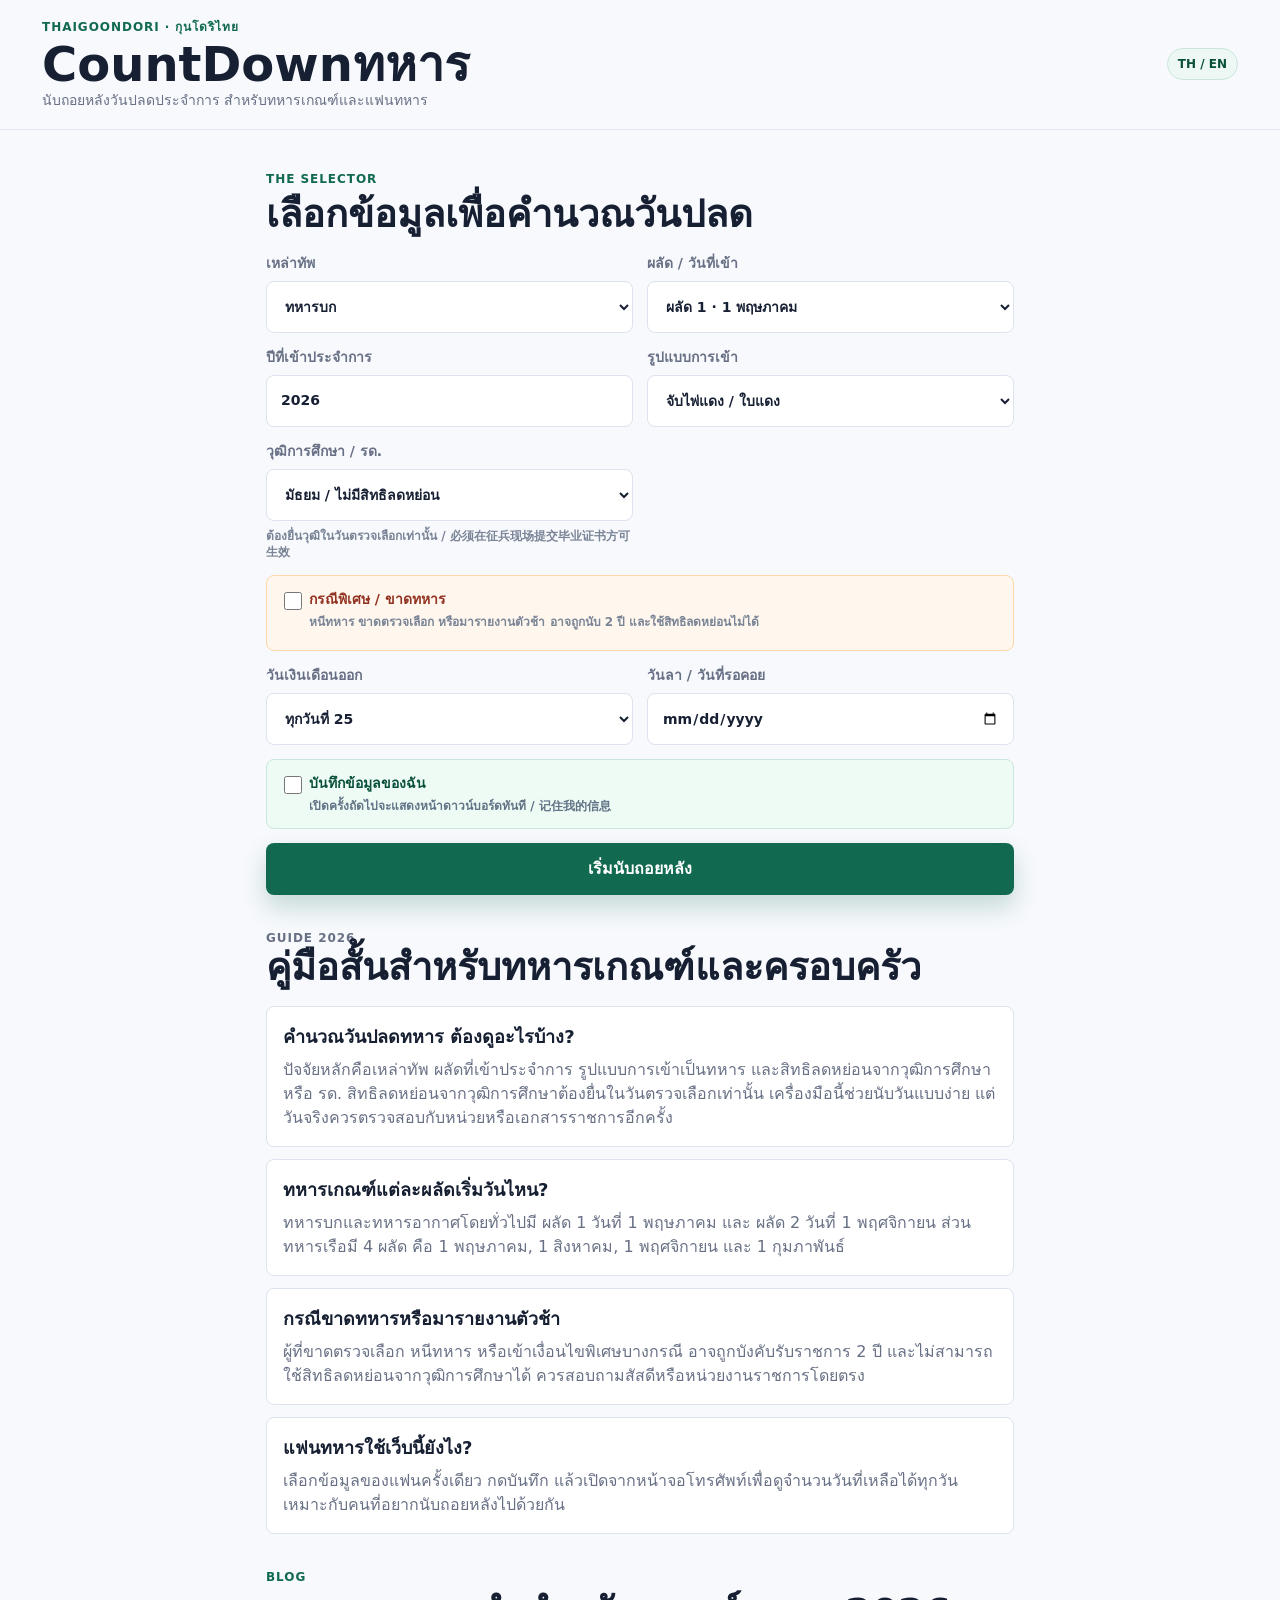
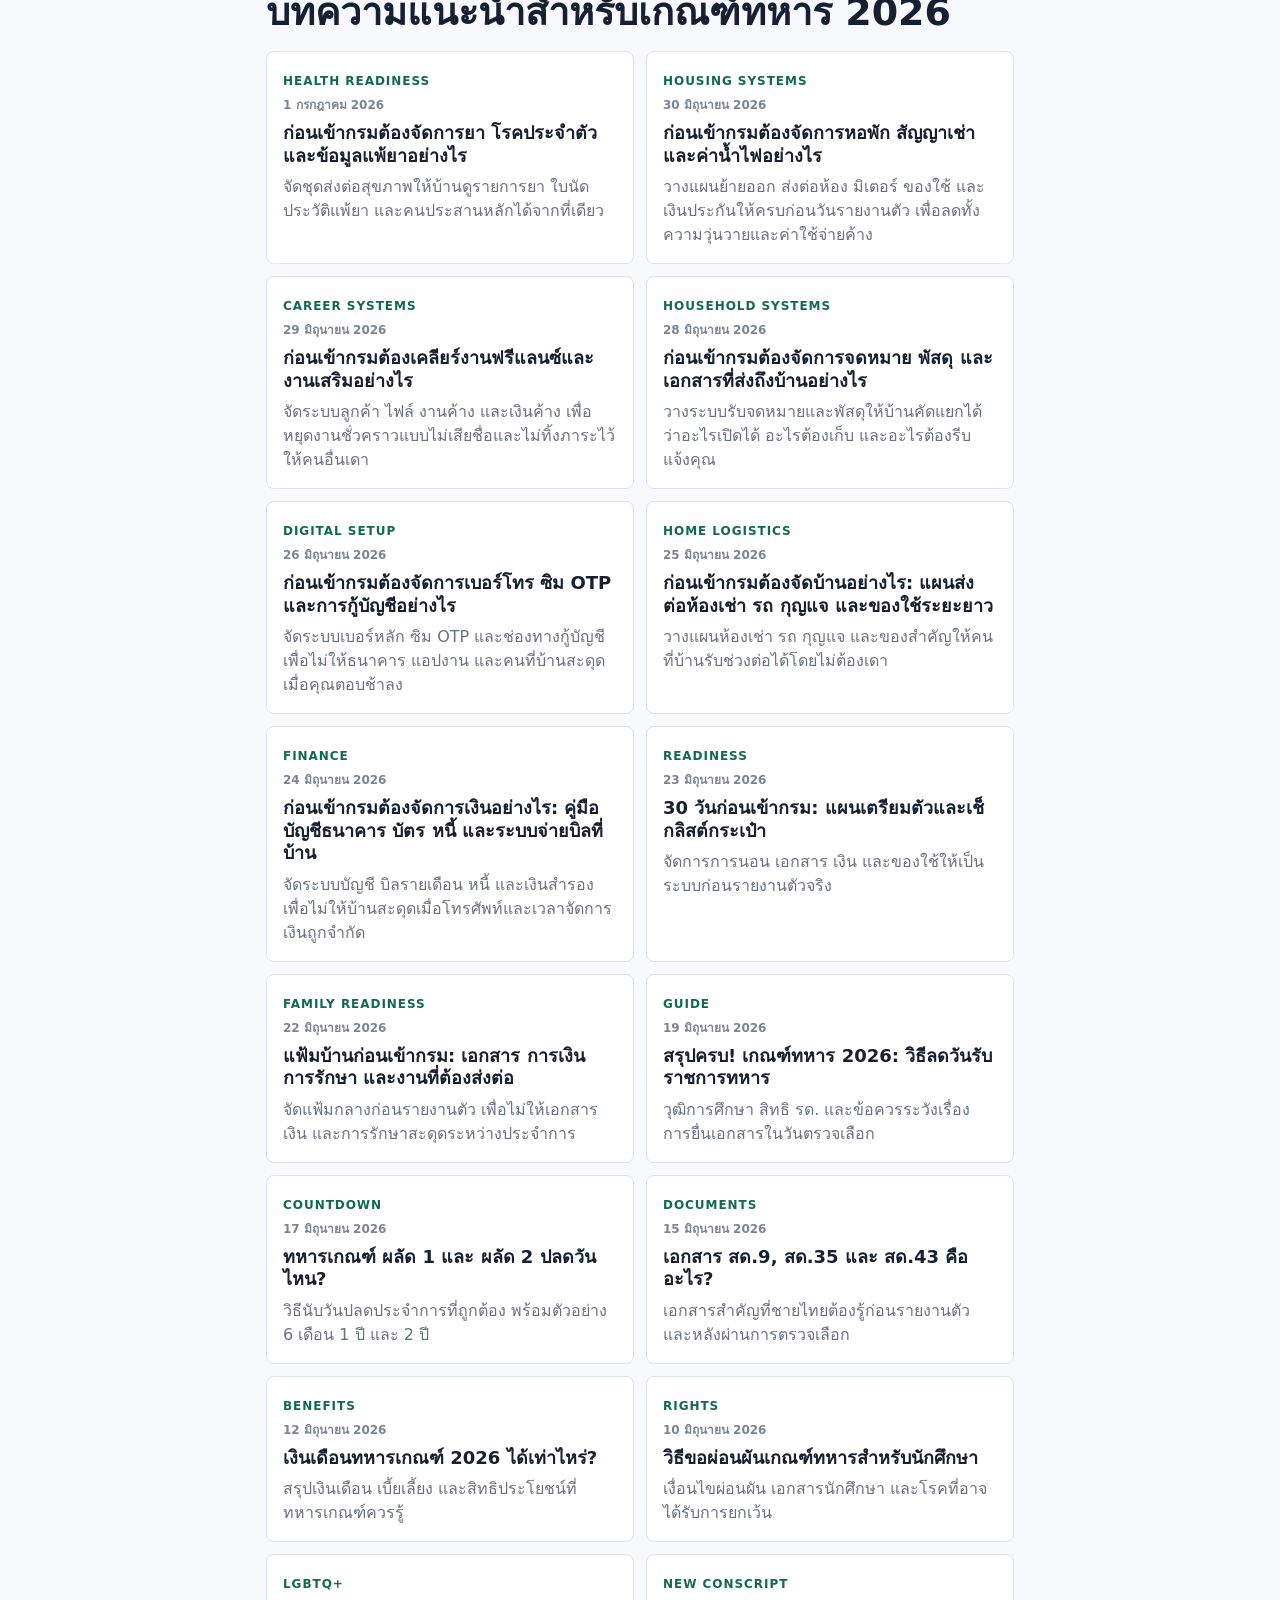
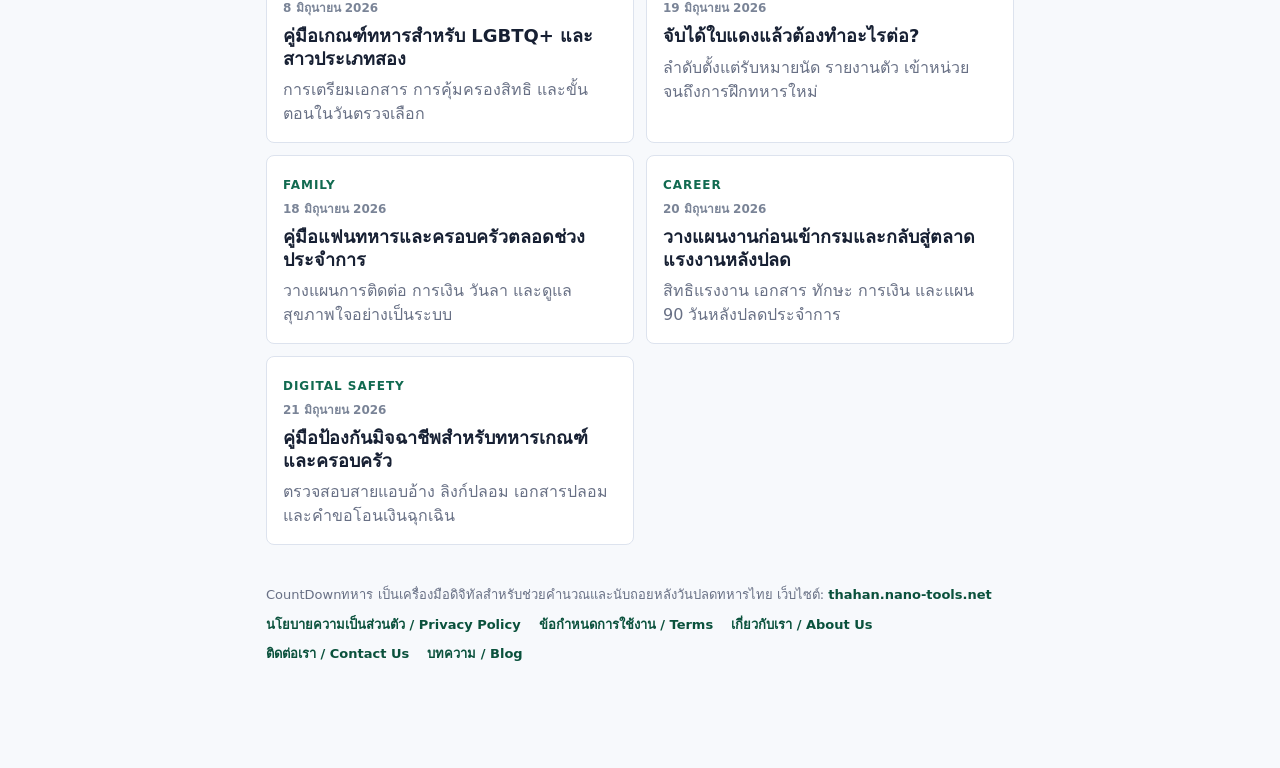
<file: index.html>
<!doctype html>
<html lang="th">
  <head>
    <meta charset="utf-8" />
    <meta name="viewport" content="width=device-width, initial-scale=1" />
    <title>CountDownทหาร | คำนวณวันปลดทหารไทย</title>
    <meta
      name="description"
      content="คำนวณวันปลดทหารไทย ผลัด 1 ผลัด 2 สมัครใจ จับใบแดง วุฒิปริญญาตรี และ รด. พร้อมนับถอยหลังวันปลดทหารแบบเรียลไทม์"
    />
    <meta
      name="keywords"
      content="คำนวณวันปลดทหาร, ทหารเกณฑ์ ผลัด 1 ปลดวันไหน, ลดวันรับราชการทหาร, วิธีนับวันปลดทหาร, แฟนทหาร, วันปลดทหาร"
    />
    <link rel="canonical" href="https://thahan.nano-tools.net/" />
    <meta property="og:title" content="CountDownทหาร | คำนวณวันปลดทหารไทย" />
    <meta
      property="og:description"
      content="เครื่องมือนับถอยหลังวันปลดทหารไทยสำหรับทหารเกณฑ์และแฟนทหาร"
    />
    <meta property="og:type" content="website" />
    <meta property="og:url" content="https://thahan.nano-tools.net/" />
    <meta name="twitter:card" content="summary" />
    <link rel="stylesheet" href="styles.css" />
  </head>
  <body>
    <header class="site-header">
      <div>
        <p class="eyebrow">ThaiGoondori · กุนโดริไทย</p>
        <h1>CountDownทหาร</h1>
        <p class="tagline">นับถอยหลังวันปลดประจำการ สำหรับทหารเกณฑ์และแฟนทหาร</p>
      </div>
      <div class="header-actions">
        <a class="language-toggle" id="languageToggle" href="en.html" data-href="en.html" aria-label="Switch to English">TH / EN</a>
        <button class="ghost-button" id="resetButton" type="button" hidden>คำนวณใหม่</button>
      </div>
    </header>

    <main>
      <div class="ad-slot ad-top" aria-label="พื้นที่โฆษณา"></div>

      <section class="calculator-section" id="calculatorSection">
        <div class="section-heading">
          <p class="eyebrow">The Selector</p>
          <h2>เลือกข้อมูลเพื่อคำนวณวันปลด</h2>
        </div>

        <form id="serviceForm" class="service-form">
          <label>
            <span>เหล่าทัพ</span>
            <select id="branch" name="branch">
              <option value="army">ทหารบก</option>
              <option value="navy">ทหารเรือ</option>
              <option value="airforce">ทหารอากาศ</option>
            </select>
          </label>

          <label>
            <span>ผลัด / วันที่เข้า</span>
            <select id="batch" name="batch"></select>
          </label>

          <label>
            <span>ปีที่เข้าประจำการ</span>
            <input id="entryYear" name="entryYear" type="number" min="2020" max="2035" />
          </label>

          <label>
            <span>รูปแบบการเข้า</span>
            <select id="entryType" name="entryType">
              <option value="lottery">จับไพ่แดง / ใบแดง</option>
              <option value="volunteer">สมัครใจ</option>
            </select>
          </label>

          <label>
            <span>วุฒิการศึกษา / รด.</span>
            <select id="education" name="education">
              <option value="basic">มัธยม / ไม่มีสิทธิลดหย่อน</option>
              <option value="degree">อนุปริญญา / ปริญญาตรี</option>
              <option value="rordor2">จบ รด. ปี 2</option>
              <option value="rordor3">จบ รด. ปี 3 ขึ้นไป</option>
            </select>
            <small class="field-note">ต้องยื่นวุฒิในวันตรวจเลือกเท่านั้น / 必须在征兵现场提交毕业证书方可生效</small>
          </label>

          <label class="special-case">
            <input id="specialCase" name="specialCase" type="checkbox" />
            <span>
              กรณีพิเศษ / ขาดทหาร
              <small>หนีทหาร ขาดตรวจเลือก หรือมารายงานตัวช้า อาจถูกนับ 2 ปี และใช้สิทธิลดหย่อนไม่ได้</small>
            </span>
          </label>

          <label>
            <span>วันเงินเดือนออก</span>
            <select id="payday" name="payday">
              <option value="25">ทุกวันที่ 25</option>
              <option value="26">ทุกวันที่ 26</option>
              <option value="27">ทุกวันที่ 27</option>
              <option value="28">ทุกวันที่ 28</option>
              <option value="30">ทุกวันที่ 30</option>
            </select>
          </label>

          <label>
            <span>วันลา / วันที่รอคอย</span>
            <input id="leaveDate" name="leaveDate" type="date" />
          </label>

          <label class="remember-option">
            <input id="rememberInfo" name="rememberInfo" type="checkbox" />
            <span>
              บันทึกข้อมูลของฉัน
              <small>เปิดครั้งถัดไปจะแสดงหน้าดาวน์บอร์ดทันที / 记住我的信息</small>
            </span>
          </label>

          <button class="primary-button" type="submit">เริ่มนับถอยหลัง</button>
        </form>

        <div class="ad-slot ad-native" aria-label="พื้นที่โฆษณา"></div>
      </section>

      <section class="dashboard-section" id="dashboardSection" hidden>
        <div class="hero-countdown">
          <p class="eyebrow" id="serviceLabel">วันปลดประจำการ</p>
          <h2 id="daysLeft">000 วัน</h2>
          <p id="timeLeft">00 ชั่วโมง 00 นาที 00 วินาที</p>
        </div>

        <div class="ad-slot ad-mrec" aria-label="พื้นที่โฆษณา"></div>

        <div class="progress-area">
          <div class="progress-copy">
            <span>รับราชการแล้ว</span>
            <strong id="servedPercent">0.00000%</strong>
          </div>
          <div class="progress-bar" aria-label="ความคืบหน้าการรับราชการ">
            <div id="progressFill"></div>
          </div>
          <div class="progress-copy muted">
            <span id="elapsedLabel">ผ่านไป 0 วัน</span>
            <span id="remainingLabel">เหลือ 0 วัน</span>
          </div>
        </div>

        <div class="status-grid">
          <article>
            <span>ยศตอนนี้</span>
            <strong id="rankLabel">พลทหารใหม่</strong>
          </article>
          <article>
            <span>วันเงินเดือนออก</span>
            <strong id="paydayLabel">-</strong>
          </article>
          <article>
            <span>วันลาที่รอ</span>
            <strong id="leaveLabel">ยังไม่ได้ตั้ง</strong>
          </article>
        </div>

        <div class="actions">
          <button class="primary-button" id="shareCardButton" type="button">สร้างรูปแชร์</button>
          <button class="secondary-button" id="saveFavoriteButton" type="button">บันทึกไว้ให้แฟนทหารดู</button>
        </div>

        <canvas id="shareCanvas" width="1080" height="1350" hidden></canvas>
        <a id="downloadCard" class="download-link" download="countdown-thahan.png" hidden>ดาวน์โหลดรูปแชร์</a>
      </section>

      <section class="seo-section" id="seoSection">
        <div class="section-heading">
          <p class="eyebrow">Guide 2026</p>
          <h2>คู่มือสั้นสำหรับทหารเกณฑ์และครอบครัว</h2>
        </div>
        <article>
          <h3>คำนวณวันปลดทหาร ต้องดูอะไรบ้าง?</h3>
          <p>
            ปัจจัยหลักคือเหล่าทัพ ผลัดที่เข้าประจำการ รูปแบบการเข้าเป็นทหาร และสิทธิลดหย่อนจากวุฒิการศึกษาหรือ รด.
            สิทธิลดหย่อนจากวุฒิการศึกษาต้องยื่นในวันตรวจเลือกเท่านั้น เครื่องมือนี้ช่วยนับวันแบบง่าย
            แต่วันจริงควรตรวจสอบกับหน่วยหรือเอกสารราชการอีกครั้ง
          </p>
        </article>
        <article>
          <h3>ทหารเกณฑ์แต่ละผลัดเริ่มวันไหน?</h3>
          <p>
            ทหารบกและทหารอากาศโดยทั่วไปมี ผลัด 1 วันที่ 1 พฤษภาคม และ ผลัด 2 วันที่ 1 พฤศจิกายน
            ส่วนทหารเรือมี 4 ผลัด คือ 1 พฤษภาคม, 1 สิงหาคม, 1 พฤศจิกายน และ 1 กุมภาพันธ์
          </p>
        </article>
        <article>
          <h3>กรณีขาดทหารหรือมารายงานตัวช้า</h3>
          <p>
            ผู้ที่ขาดตรวจเลือก หนีทหาร หรือเข้าเงื่อนไขพิเศษบางกรณี อาจถูกบังคับรับราชการ 2 ปี
            และไม่สามารถใช้สิทธิลดหย่อนจากวุฒิการศึกษาได้ ควรสอบถามสัสดีหรือหน่วยงานราชการโดยตรง
          </p>
        </article>
        <article>
          <h3>แฟนทหารใช้เว็บนี้ยังไง?</h3>
          <p>
            เลือกข้อมูลของแฟนครั้งเดียว กดบันทึก แล้วเปิดจากหน้าจอโทรศัพท์เพื่อดูจำนวนวันที่เหลือได้ทุกวัน
            เหมาะกับคนที่อยากนับถอยหลังไปด้วยกัน
          </p>
        </article>
      </section>

      <section class="blog-section" id="blogSection">
        <div class="section-heading">
          <p class="eyebrow">Blog</p>
          <h2>บทความแนะนำสำหรับเกณฑ์ทหาร 2026</h2>
        </div>
        <div class="blog-grid">
          <a class="blog-card" href="blog.html#health-handover-pack">
            <span>Health Readiness</span>
            <time class="blog-card-date" datetime="2026-07-01">1 กรกฎาคม 2026</time>
            <h3>ก่อนเข้ากรมต้องจัดการยา โรคประจำตัว และข้อมูลแพ้ยาอย่างไร</h3>
            <p>จัดชุดส่งต่อสุขภาพให้บ้านดูรายการยา ใบนัด ประวัติแพ้ยา และคนประสานหลักได้จากที่เดียว</p>
          </a>
          <a class="blog-card" href="blog.html#rental-handover-plan">
            <span>Housing Systems</span>
            <time class="blog-card-date" datetime="2026-06-30">30 มิถุนายน 2026</time>
            <h3>ก่อนเข้ากรมต้องจัดการหอพัก สัญญาเช่า และค่าน้ำไฟอย่างไร</h3>
            <p>วางแผนย้ายออก ส่งต่อห้อง มิเตอร์ ของใช้ และเงินประกันให้ครบก่อนวันรายงานตัว เพื่อลดทั้งความวุ่นวายและค่าใช้จ่ายค้าง</p>
          </a>
          <a class="blog-card" href="blog.html#freelance-handover-plan">
            <span>Career Systems</span>
            <time class="blog-card-date" datetime="2026-06-29">29 มิถุนายน 2026</time>
            <h3>ก่อนเข้ากรมต้องเคลียร์งานฟรีแลนซ์และงานเสริมอย่างไร</h3>
            <p>จัดระบบลูกค้า ไฟล์ งานค้าง และเงินค้าง เพื่อหยุดงานชั่วคราวแบบไม่เสียชื่อและไม่ทิ้งภาระไว้ให้คนอื่นเดา</p>
          </a>
          <a class="blog-card" href="blog.html#mail-parcel-plan">
            <span>Household Systems</span>
            <time class="blog-card-date" datetime="2026-06-28">28 มิถุนายน 2026</time>
            <h3>ก่อนเข้ากรมต้องจัดการจดหมาย พัสดุ และเอกสารที่ส่งถึงบ้านอย่างไร</h3>
            <p>วางระบบรับจดหมายและพัสดุให้บ้านคัดแยกได้ว่าอะไรเปิดได้ อะไรต้องเก็บ และอะไรต้องรีบแจ้งคุณ</p>
          </a>
          <a class="blog-card" href="blog.html#phone-otp-handover">
            <span>Digital Setup</span>
            <time class="blog-card-date" datetime="2026-06-26">26 มิถุนายน 2026</time>
            <h3>ก่อนเข้ากรมต้องจัดการเบอร์โทร ซิม OTP และการกู้บัญชีอย่างไร</h3>
            <p>จัดระบบเบอร์หลัก ซิม OTP และช่องทางกู้บัญชี เพื่อไม่ให้ธนาคาร แอปงาน และคนที่บ้านสะดุดเมื่อคุณตอบช้าลง</p>
          </a>
          <a class="blog-card" href="blog.html#home-asset-handover">
            <span>Home Logistics</span>
            <time class="blog-card-date" datetime="2026-06-25">25 มิถุนายน 2026</time>
            <h3>ก่อนเข้ากรมต้องจัดบ้านอย่างไร: แผนส่งต่อห้องเช่า รถ กุญแจ และของใช้ระยะยาว</h3>
            <p>วางแผนห้องเช่า รถ กุญแจ และของสำคัญให้คนที่บ้านรับช่วงต่อได้โดยไม่ต้องเดา</p>
          </a>
          <a class="blog-card" href="blog.html#money-autopay-plan">
            <span>Finance</span>
            <time class="blog-card-date" datetime="2026-06-24">24 มิถุนายน 2026</time>
            <h3>ก่อนเข้ากรมต้องจัดการเงินอย่างไร: คู่มือบัญชีธนาคาร บัตร หนี้ และระบบจ่ายบิลที่บ้าน</h3>
            <p>จัดระบบบัญชี บิลรายเดือน หนี้ และเงินสำรอง เพื่อไม่ให้บ้านสะดุดเมื่อโทรศัพท์และเวลาจัดการเงินถูกจำกัด</p>
          </a>
          <a class="blog-card" href="blog.html#thirty-day-pack-plan">
            <span>Readiness</span>
            <time class="blog-card-date" datetime="2026-06-23">23 มิถุนายน 2026</time>
            <h3>30 วันก่อนเข้ากรม: แผนเตรียมตัวและเช็กลิสต์กระเป๋า</h3>
            <p>จัดการการนอน เอกสาร เงิน และของใช้ให้เป็นระบบก่อนรายงานตัวจริง</p>
          </a>
          <a class="blog-card" href="blog.html#home-support-folder">
            <span>Family Readiness</span>
            <time class="blog-card-date" datetime="2026-06-22">22 มิถุนายน 2026</time>
            <h3>แฟ้มบ้านก่อนเข้ากรม: เอกสาร การเงิน การรักษา และงานที่ต้องส่งต่อ</h3>
            <p>จัดแฟ้มกลางก่อนรายงานตัว เพื่อไม่ให้เอกสาร เงิน และการรักษาสะดุดระหว่างประจำการ</p>
          </a>
          <a class="blog-card" href="blog.html#service-reduction">
            <span>Guide</span>
            <time class="blog-card-date" datetime="2026-06-19">19 มิถุนายน 2026</time>
            <h3>สรุปครบ! เกณฑ์ทหาร 2026: วิธีลดวันรับราชการทหาร</h3>
            <p>วุฒิการศึกษา สิทธิ รด. และข้อควรระวังเรื่องการยื่นเอกสารในวันตรวจเลือก</p>
          </a>
          <a class="blog-card" href="blog.html#discharge-date">
            <span>Countdown</span>
            <time class="blog-card-date" datetime="2026-06-17">17 มิถุนายน 2026</time>
            <h3>ทหารเกณฑ์ ผลัด 1 และ ผลัด 2 ปลดวันไหน?</h3>
            <p>วิธีนับวันปลดประจำการที่ถูกต้อง พร้อมตัวอย่าง 6 เดือน 1 ปี และ 2 ปี</p>
          </a>
          <a class="blog-card" href="blog.html#military-documents">
            <span>Documents</span>
            <time class="blog-card-date" datetime="2026-06-15">15 มิถุนายน 2026</time>
            <h3>เอกสาร สด.9, สด.35 และ สด.43 คืออะไร?</h3>
            <p>เอกสารสำคัญที่ชายไทยต้องรู้ก่อนรายงานตัวและหลังผ่านการตรวจเลือก</p>
          </a>
          <a class="blog-card" href="blog.html#salary-benefits">
            <span>Benefits</span>
            <time class="blog-card-date" datetime="2026-06-12">12 มิถุนายน 2026</time>
            <h3>เงินเดือนทหารเกณฑ์ 2026 ได้เท่าไหร่?</h3>
            <p>สรุปเงินเดือน เบี้ยเลี้ยง และสิทธิประโยชน์ที่ทหารเกณฑ์ควรรู้</p>
          </a>
          <a class="blog-card" href="blog.html#postponement-health">
            <span>Rights</span>
            <time class="blog-card-date" datetime="2026-06-10">10 มิถุนายน 2026</time>
            <h3>วิธีขอผ่อนผันเกณฑ์ทหารสำหรับนักศึกษา</h3>
            <p>เงื่อนไขผ่อนผัน เอกสารนักศึกษา และโรคที่อาจได้รับการยกเว้น</p>
          </a>
          <a class="blog-card" href="blog.html#lgbtq-guide">
            <span>LGBTQ+</span>
            <time class="blog-card-date" datetime="2026-06-08">8 มิถุนายน 2026</time>
            <h3>คู่มือเกณฑ์ทหารสำหรับ LGBTQ+ และสาวประเภทสอง</h3>
            <p>การเตรียมเอกสาร การคุ้มครองสิทธิ และขั้นตอนในวันตรวจเลือก</p>
          </a>
          <a class="blog-card" href="blog.html#after-red-card">
            <span>New Conscript</span>
            <time class="blog-card-date" datetime="2026-06-19">19 มิถุนายน 2026</time>
            <h3>จับได้ใบแดงแล้วต้องทำอะไรต่อ?</h3>
            <p>ลำดับตั้งแต่รับหมายนัด รายงานตัว เข้าหน่วย จนถึงการฝึกทหารใหม่</p>
          </a>
          <a class="blog-card" href="blog.html#family-survival-guide">
            <span>Family</span>
            <time class="blog-card-date" datetime="2026-06-18">18 มิถุนายน 2026</time>
            <h3>คู่มือแฟนทหารและครอบครัวตลอดช่วงประจำการ</h3>
            <p>วางแผนการติดต่อ การเงิน วันลา และดูแลสุขภาพใจอย่างเป็นระบบ</p>
          </a>
          <a class="blog-card" href="blog.html#work-after-service">
            <span>Career</span>
            <time class="blog-card-date" datetime="2026-06-20">20 มิถุนายน 2026</time>
            <h3>วางแผนงานก่อนเข้ากรมและกลับสู่ตลาดแรงงานหลังปลด</h3>
            <p>สิทธิแรงงาน เอกสาร ทักษะ การเงิน และแผน 90 วันหลังปลดประจำการ</p>
          </a>
          <a class="blog-card" href="blog.html#digital-safety">
            <span>Digital Safety</span>
            <time class="blog-card-date" datetime="2026-06-21">21 มิถุนายน 2026</time>
            <h3>คู่มือป้องกันมิจฉาชีพสำหรับทหารเกณฑ์และครอบครัว</h3>
            <p>ตรวจสอบสายแอบอ้าง ลิงก์ปลอม เอกสารปลอม และคำขอโอนเงินฉุกเฉิน</p>
          </a>
        </div>
      </section>
    </main>

    <aside class="sticky-ad" aria-label="พื้นที่โฆษณา"></aside>

    <div class="share-modal" id="shareModal" hidden role="dialog" aria-modal="true" aria-labelledby="shareModalTitle">
      <div class="share-modal-panel">
        <button class="modal-close" id="closeShareModal" type="button" aria-label="Close">×</button>
        <h2 id="shareModalTitle">รูปแชร์วันปลด</h2>
        <p class="share-save-tip">กดค้างที่รูปภาพเพื่อบันทึกหรือแชร์ให้เพื่อน</p>
        <img id="sharePreview" alt="รูปแชร์นับถอยหลังวันปลดทหาร" />
        <a id="downloadCardModal" class="download-link fallback-download" download="countdown-thahan.png">ดาวน์โหลดรูป PNG</a>
      </div>
    </div>

    <footer class="site-footer">
      <p>
        CountDownทหาร เป็นเครื่องมือดิจิทัลสำหรับช่วยคำนวณและนับถอยหลังวันปลดทหารไทย
        เว็บไซต์: <a href="https://thahan.nano-tools.net/">thahan.nano-tools.net</a>
      </p>
      <nav aria-label="ลิงก์ข้อมูลเว็บไซต์">
        <a href="privacy.html">นโยบายความเป็นส่วนตัว / Privacy Policy</a>
        <a href="terms.html">ข้อกำหนดการใช้งาน / Terms</a>
        <a href="about.html">เกี่ยวกับเรา / About Us</a>
        <a href="contact.html">ติดต่อเรา / Contact Us</a>
        <a href="blog.html">บทความ / Blog</a>
      </nav>
    </footer>

    <script src="app.js"></script>
  </body>
</html>
</file>
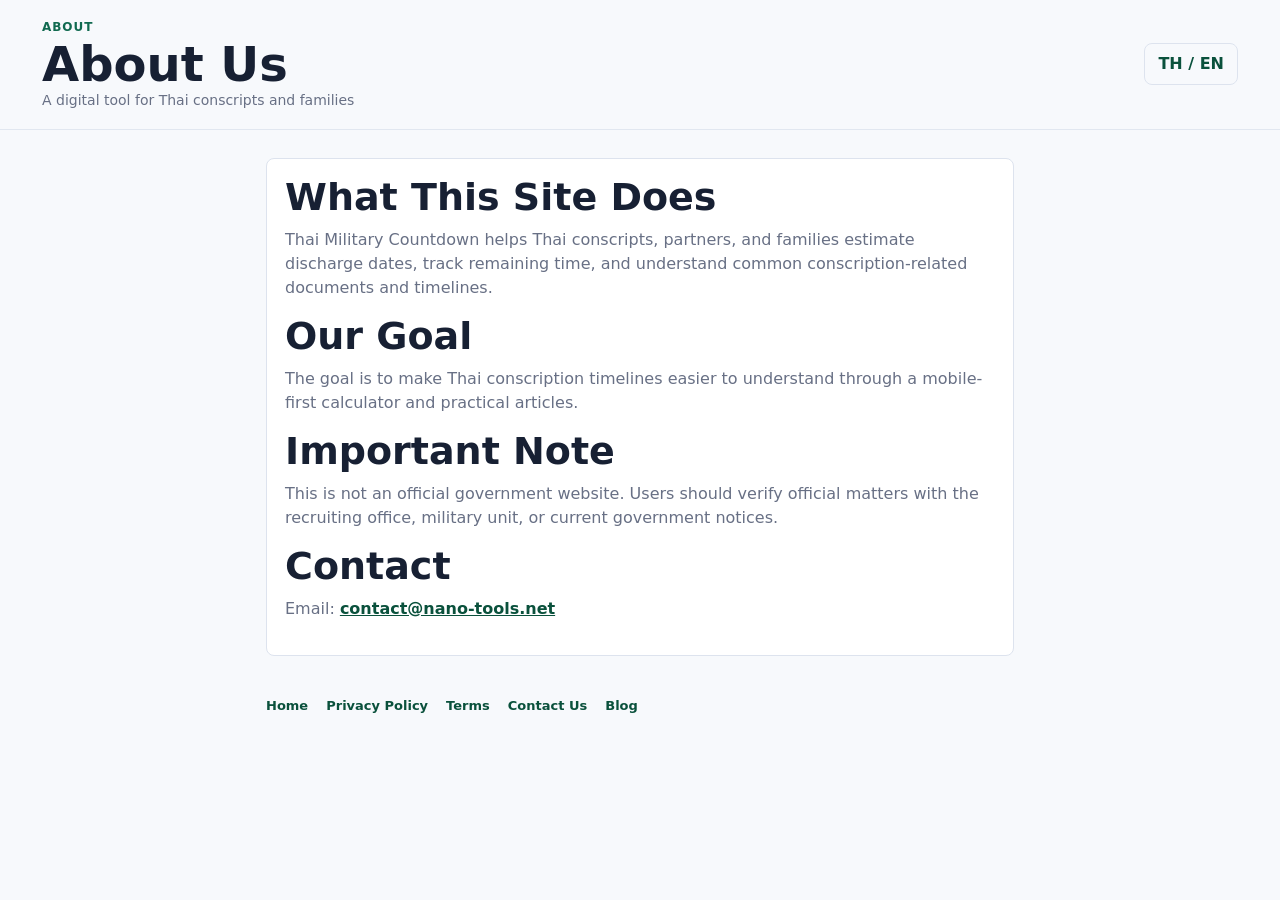
<file: about-en.html>
<!doctype html>
<html lang="en">
  <head>
    <meta charset="utf-8" />
    <meta name="viewport" content="width=device-width, initial-scale=1" />
    <title>About Us | Thai Military Countdown</title>
    <meta name="description" content="About Thai Military Countdown, a digital tool for Thai conscripts, partners, and families." />
    <link rel="canonical" href="https://thahan.nano-tools.net/about-en.html" />
    <meta property="og:title" content="About Us | Thai Military Countdown" />
    <meta property="og:description" content="About Thai Military Countdown on thahan.nano-tools.net." />
    <meta property="og:type" content="website" />
    <meta property="og:url" content="https://thahan.nano-tools.net/about-en.html" />
    <link rel="stylesheet" href="styles.css" />
  </head>
  <body class="policy-page">
    <header class="site-header">
      <div>
        <p class="eyebrow">About</p>
        <h1>About Us</h1>
        <p class="tagline">A digital tool for Thai conscripts and families</p>
      </div>
      <a class="ghost-button link-button" href="about.html">TH / EN</a>
    </header>
    <main>
      <article class="policy-content">
        <h2>What This Site Does</h2>
        <p>Thai Military Countdown helps Thai conscripts, partners, and families estimate discharge dates, track remaining time, and understand common conscription-related documents and timelines.</p>
        <h2>Our Goal</h2>
        <p>The goal is to make Thai conscription timelines easier to understand through a mobile-first calculator and practical articles.</p>
        <h2>Important Note</h2>
        <p>This is not an official government website. Users should verify official matters with the recruiting office, military unit, or current government notices.</p>
        <h2>Contact</h2>
        <p>Email: <a href="mailto:contact@nano-tools.net">contact@nano-tools.net</a></p>
      </article>
    </main>
    <footer class="site-footer">
      <nav aria-label="Website links">
        <a href="en.html">Home</a>
        <a href="privacy-en.html">Privacy Policy</a>
        <a href="terms-en.html">Terms</a>
        <a href="contact-en.html">Contact Us</a>
        <a href="blog-en.html">Blog</a>
      </nav>
    </footer>
  </body>
</html>
</file>
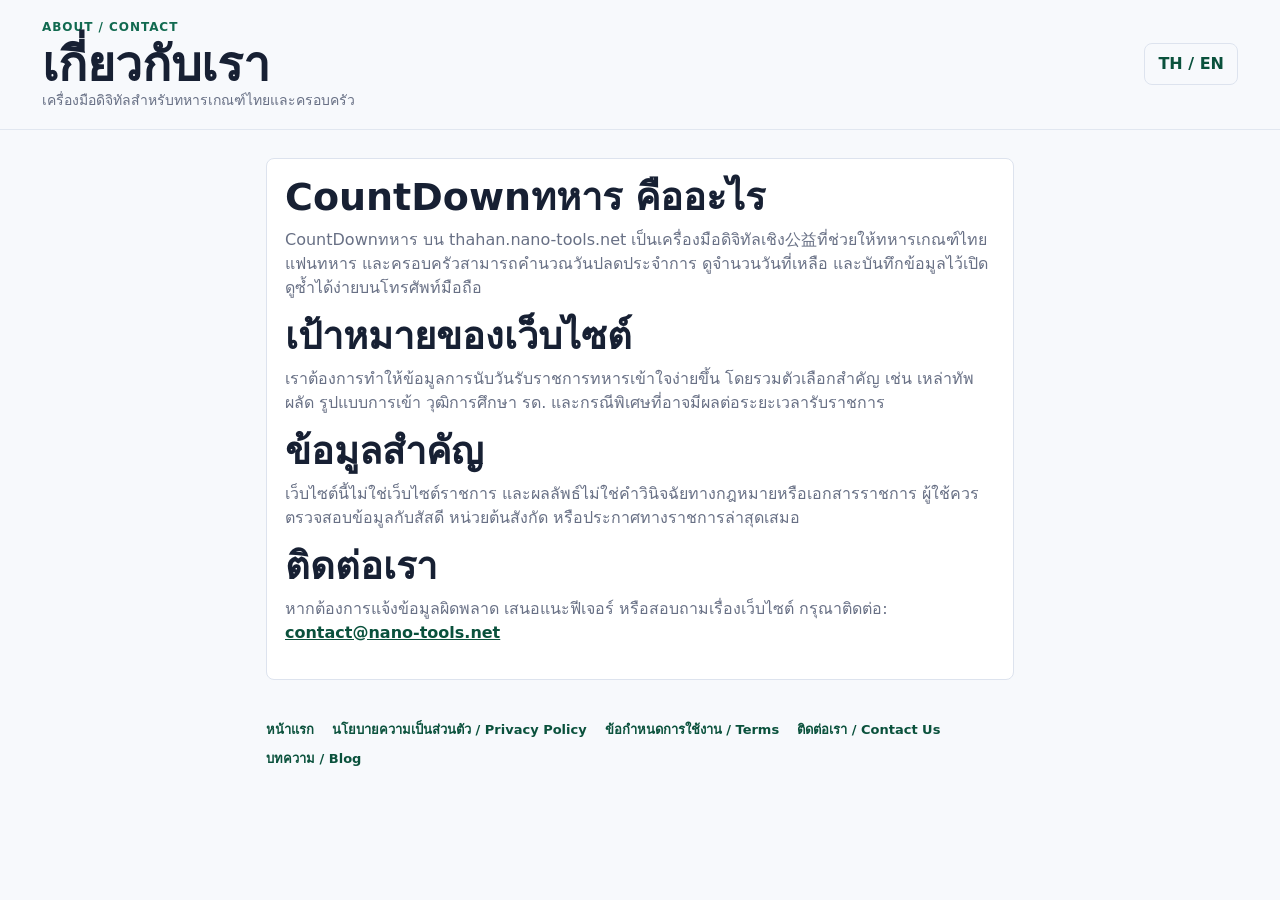
<file: about.html>
<!doctype html>
<html lang="th">
  <head>
    <meta charset="utf-8" />
    <meta name="viewport" content="width=device-width, initial-scale=1" />
    <title>เกี่ยวกับเรา / ติดต่อเรา | CountDownทหาร</title>
    <meta
      name="description"
      content="เกี่ยวกับ CountDownทหาร เครื่องมือดิจิทัลสำหรับช่วยทหารเกณฑ์และครอบครัวนับถอยหลังวันปลดประจำการ"
    />
    <link rel="canonical" href="https://thahan.nano-tools.net/about.html" />
    <meta property="og:title" content="เกี่ยวกับเรา / ติดต่อเรา | CountDownทหาร" />
    <meta
      property="og:description"
      content="เกี่ยวกับ CountDownทหาร เครื่องมือดิจิทัลสำหรับทหารเกณฑ์ไทยบน thahan.nano-tools.net"
    />
    <meta property="og:type" content="website" />
    <meta property="og:url" content="https://thahan.nano-tools.net/about.html" />
    <link rel="stylesheet" href="styles.css" />
  </head>
  <body class="policy-page">
    <header class="site-header">
      <div>
        <p class="eyebrow">About / Contact</p>
        <h1>เกี่ยวกับเรา</h1>
        <p class="tagline">เครื่องมือดิจิทัลสำหรับทหารเกณฑ์ไทยและครอบครัว</p>
      </div>
      <a class="ghost-button link-button" href="about-en.html">TH / EN</a>
    </header>

    <main>
      <article class="policy-content">
        <h2>CountDownทหาร คืออะไร</h2>
        <p>
          CountDownทหาร บน thahan.nano-tools.net เป็นเครื่องมือดิจิทัลเชิง公益ที่ช่วยให้ทหารเกณฑ์ไทย แฟนทหาร
          และครอบครัวสามารถคำนวณวันปลดประจำการ ดูจำนวนวันที่เหลือ
          และบันทึกข้อมูลไว้เปิดดูซ้ำได้ง่ายบนโทรศัพท์มือถือ
        </p>

        <h2>เป้าหมายของเว็บไซต์</h2>
        <p>
          เราต้องการทำให้ข้อมูลการนับวันรับราชการทหารเข้าใจง่ายขึ้น
          โดยรวมตัวเลือกสำคัญ เช่น เหล่าทัพ ผลัด รูปแบบการเข้า วุฒิการศึกษา รด.
          และกรณีพิเศษที่อาจมีผลต่อระยะเวลารับราชการ
        </p>

        <h2>ข้อมูลสำคัญ</h2>
        <p>
          เว็บไซต์นี้ไม่ใช่เว็บไซต์ราชการ และผลลัพธ์ไม่ใช่คำวินิจฉัยทางกฎหมายหรือเอกสารราชการ
          ผู้ใช้ควรตรวจสอบข้อมูลกับสัสดี หน่วยต้นสังกัด หรือประกาศทางราชการล่าสุดเสมอ
        </p>

        <h2>ติดต่อเรา</h2>
        <p>
          หากต้องการแจ้งข้อมูลผิดพลาด เสนอแนะฟีเจอร์ หรือสอบถามเรื่องเว็บไซต์ กรุณาติดต่อ:
          <a href="mailto:contact@nano-tools.net">contact@nano-tools.net</a>
        </p>
      </article>
    </main>

    <footer class="site-footer">
      <nav aria-label="ลิงก์ข้อมูลเว็บไซต์">
        <a href="index.html">หน้าแรก</a>
        <a href="privacy.html">นโยบายความเป็นส่วนตัว / Privacy Policy</a>
        <a href="terms.html">ข้อกำหนดการใช้งาน / Terms</a>
        <a href="contact.html">ติดต่อเรา / Contact Us</a>
        <a href="blog.html">บทความ / Blog</a>
      </nav>
    </footer>
  </body>
</html>
</file>
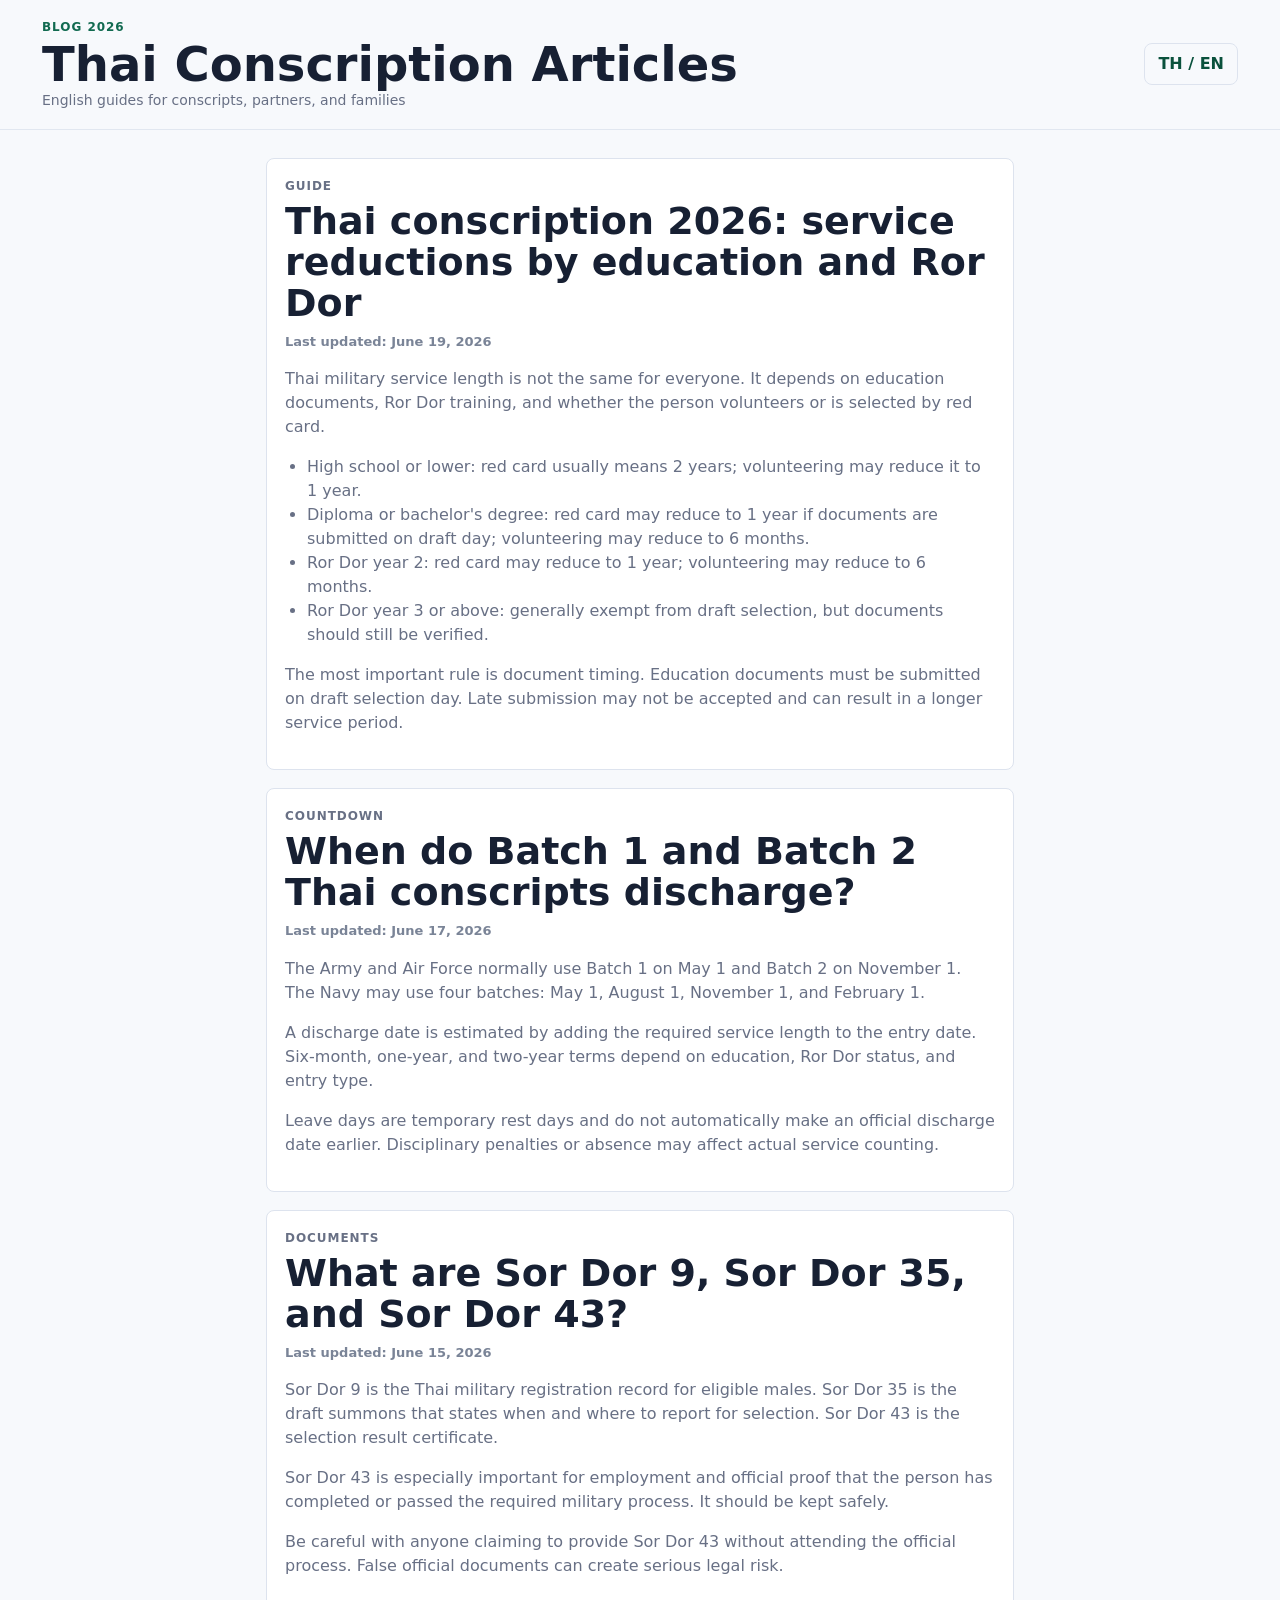
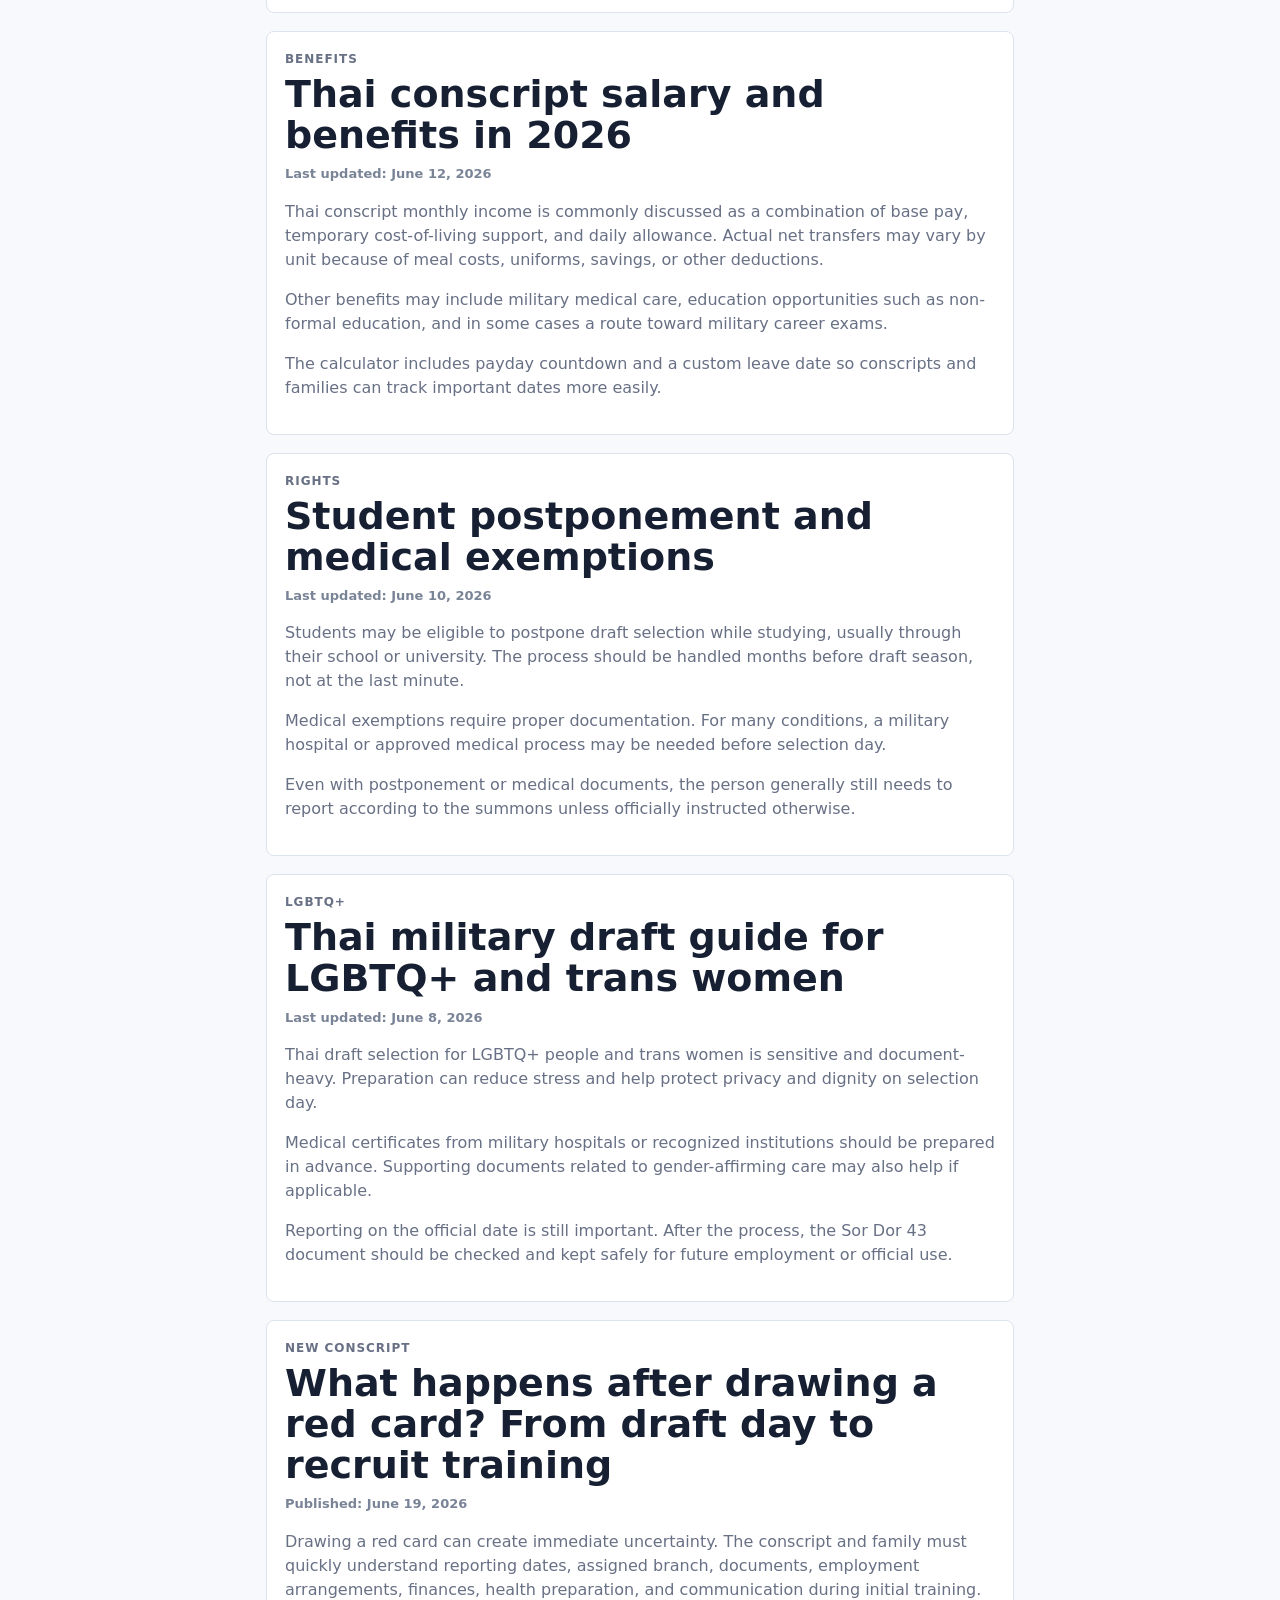
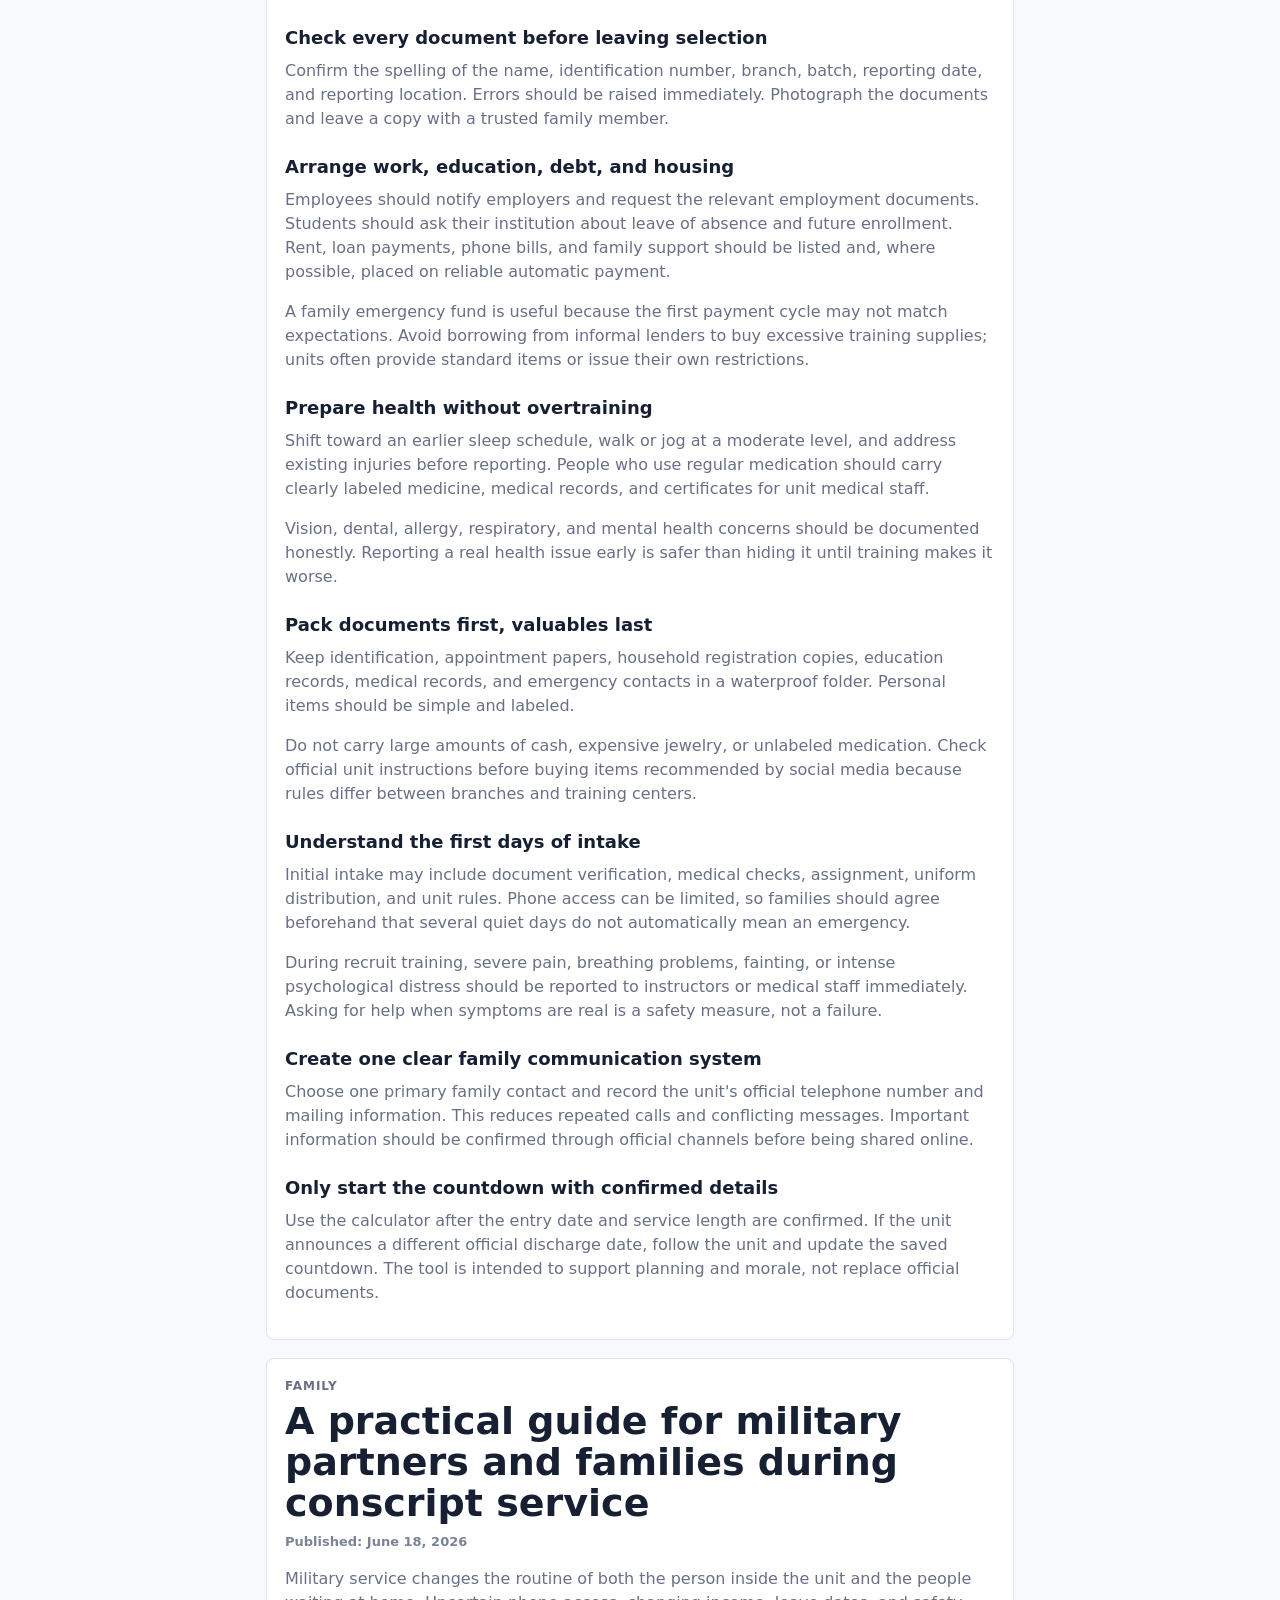
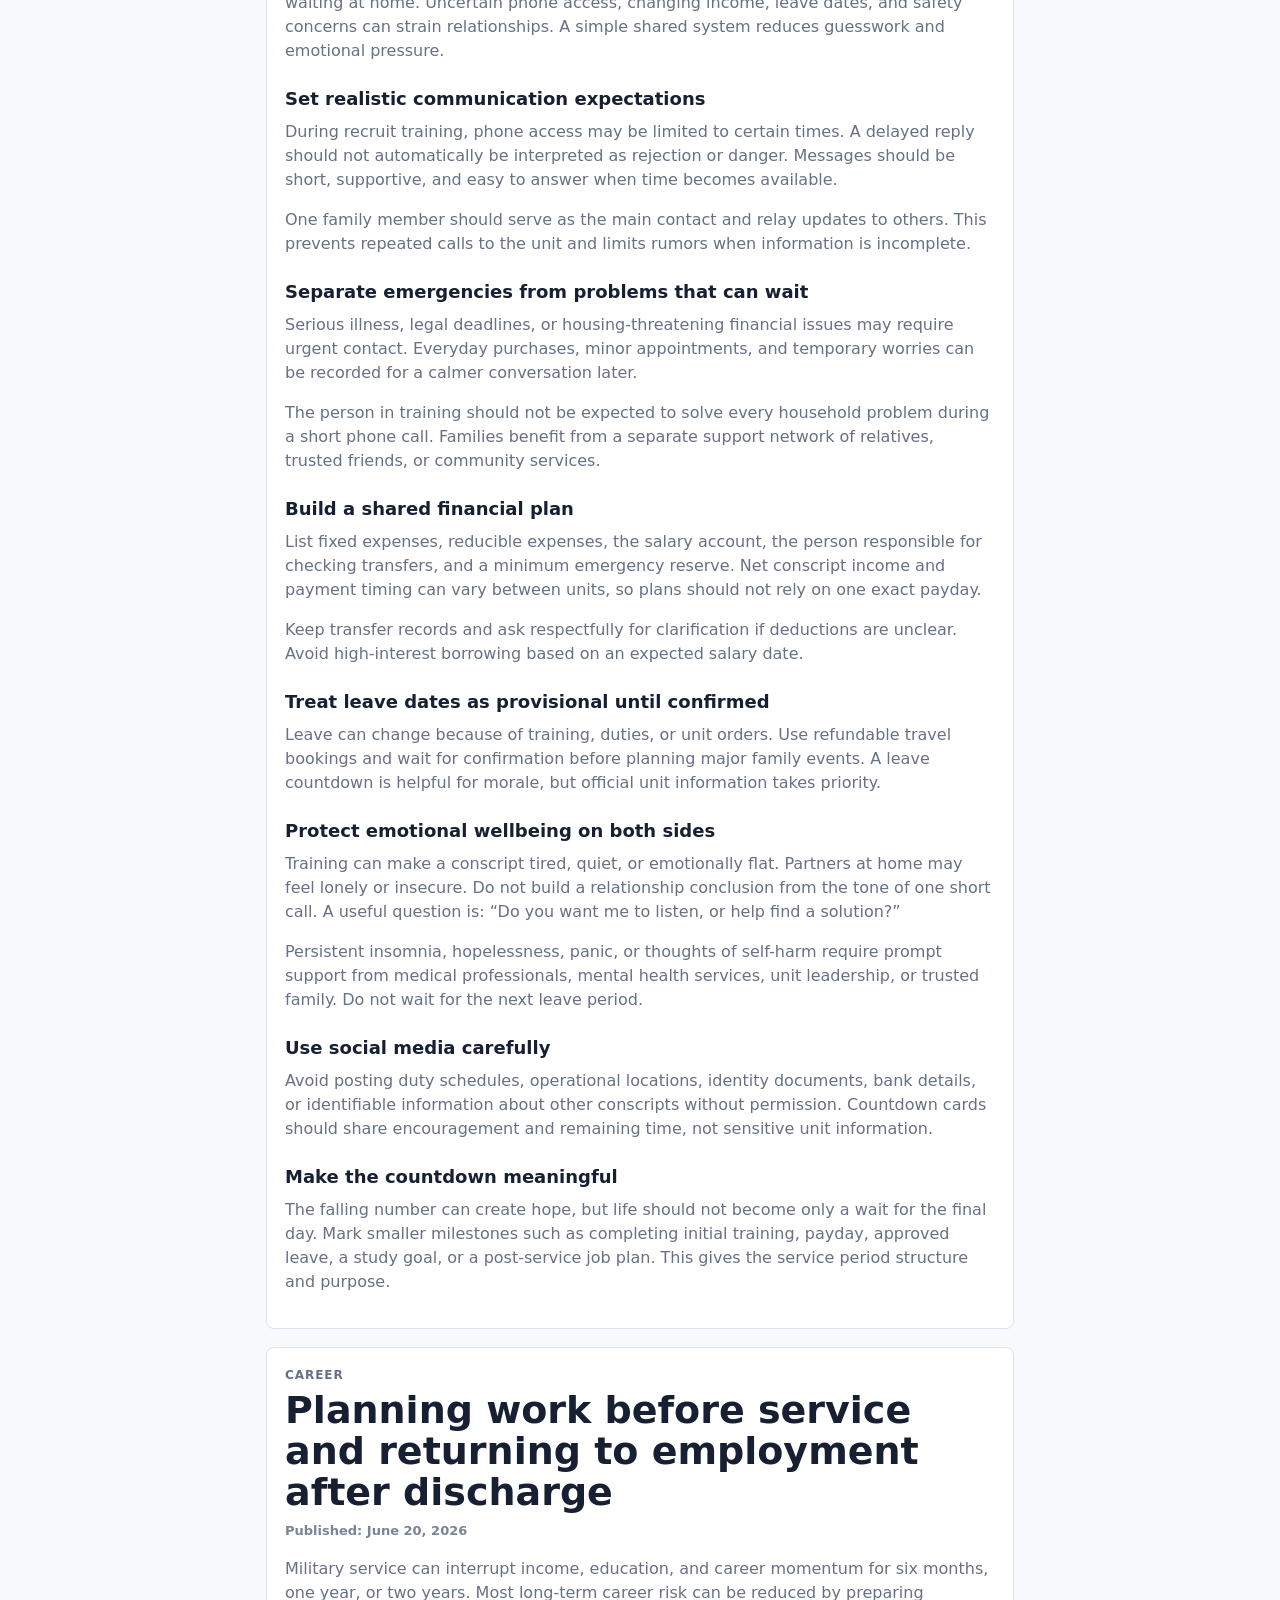
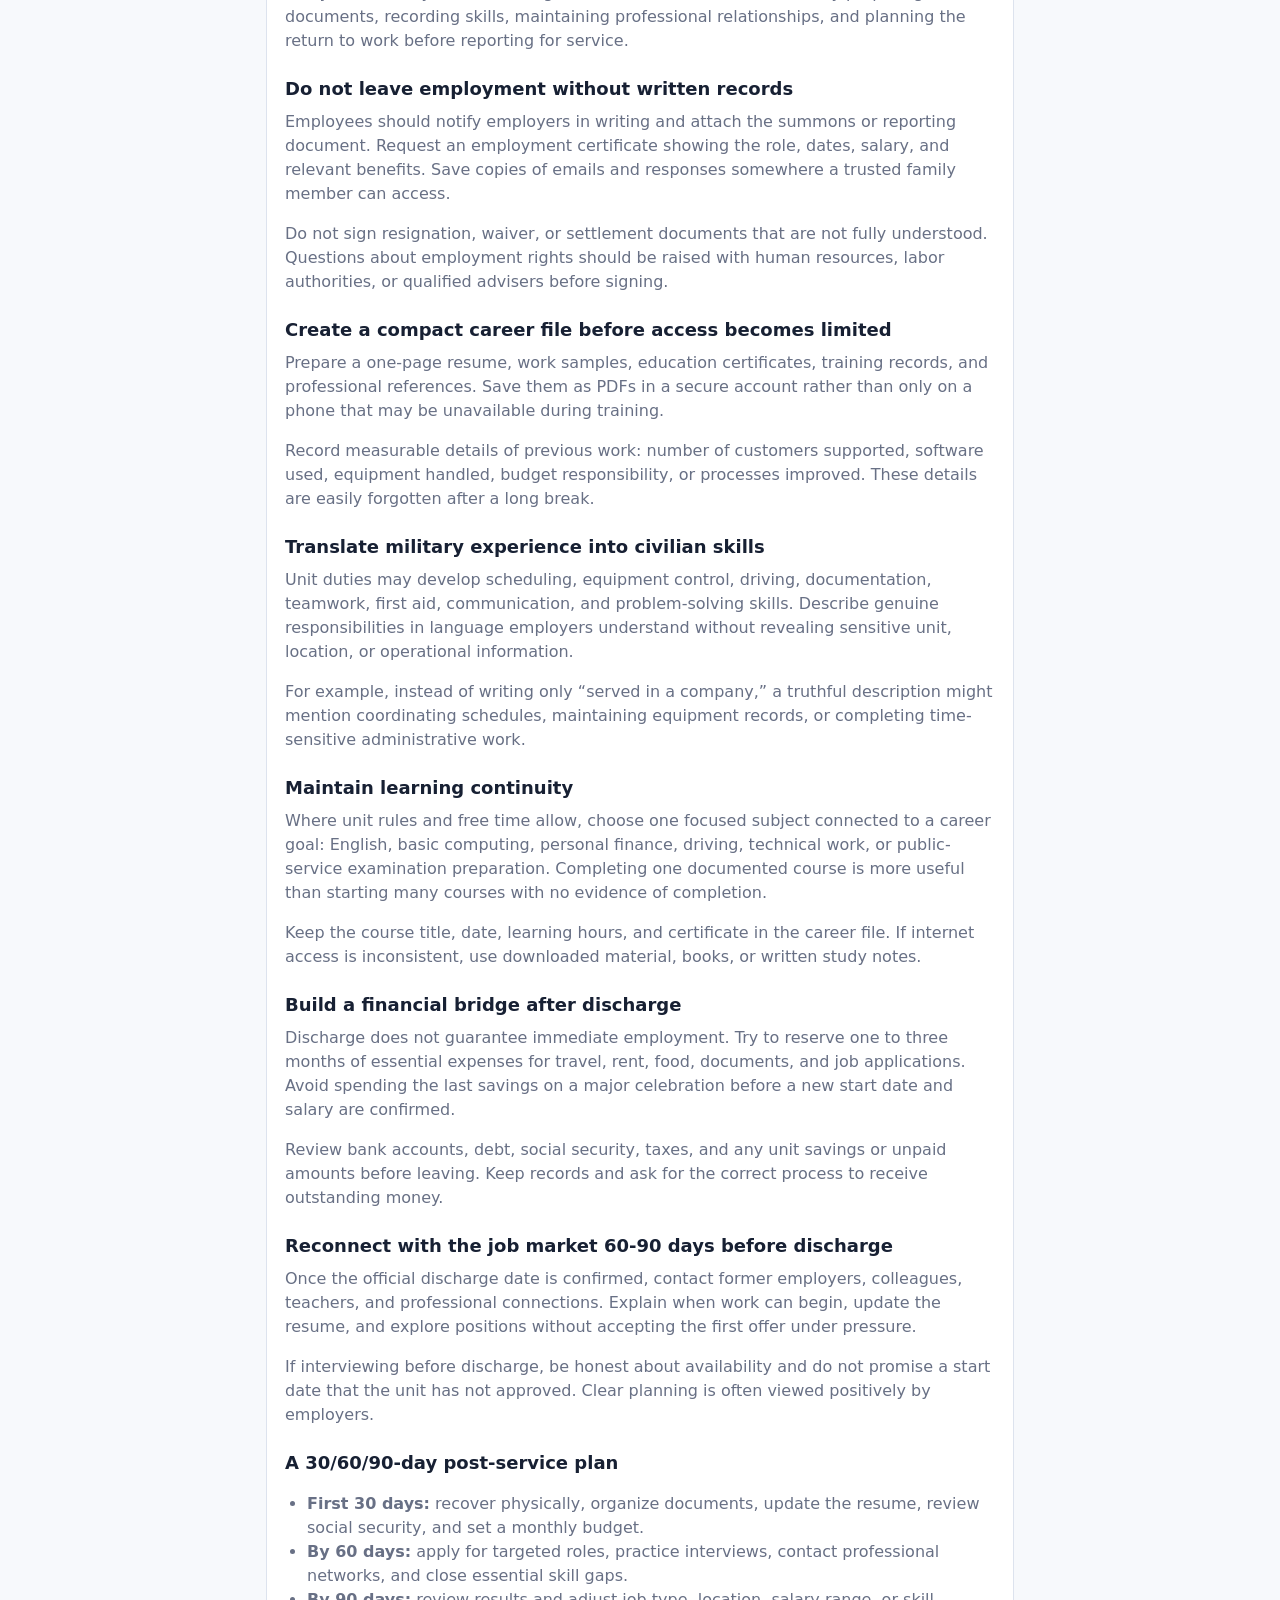
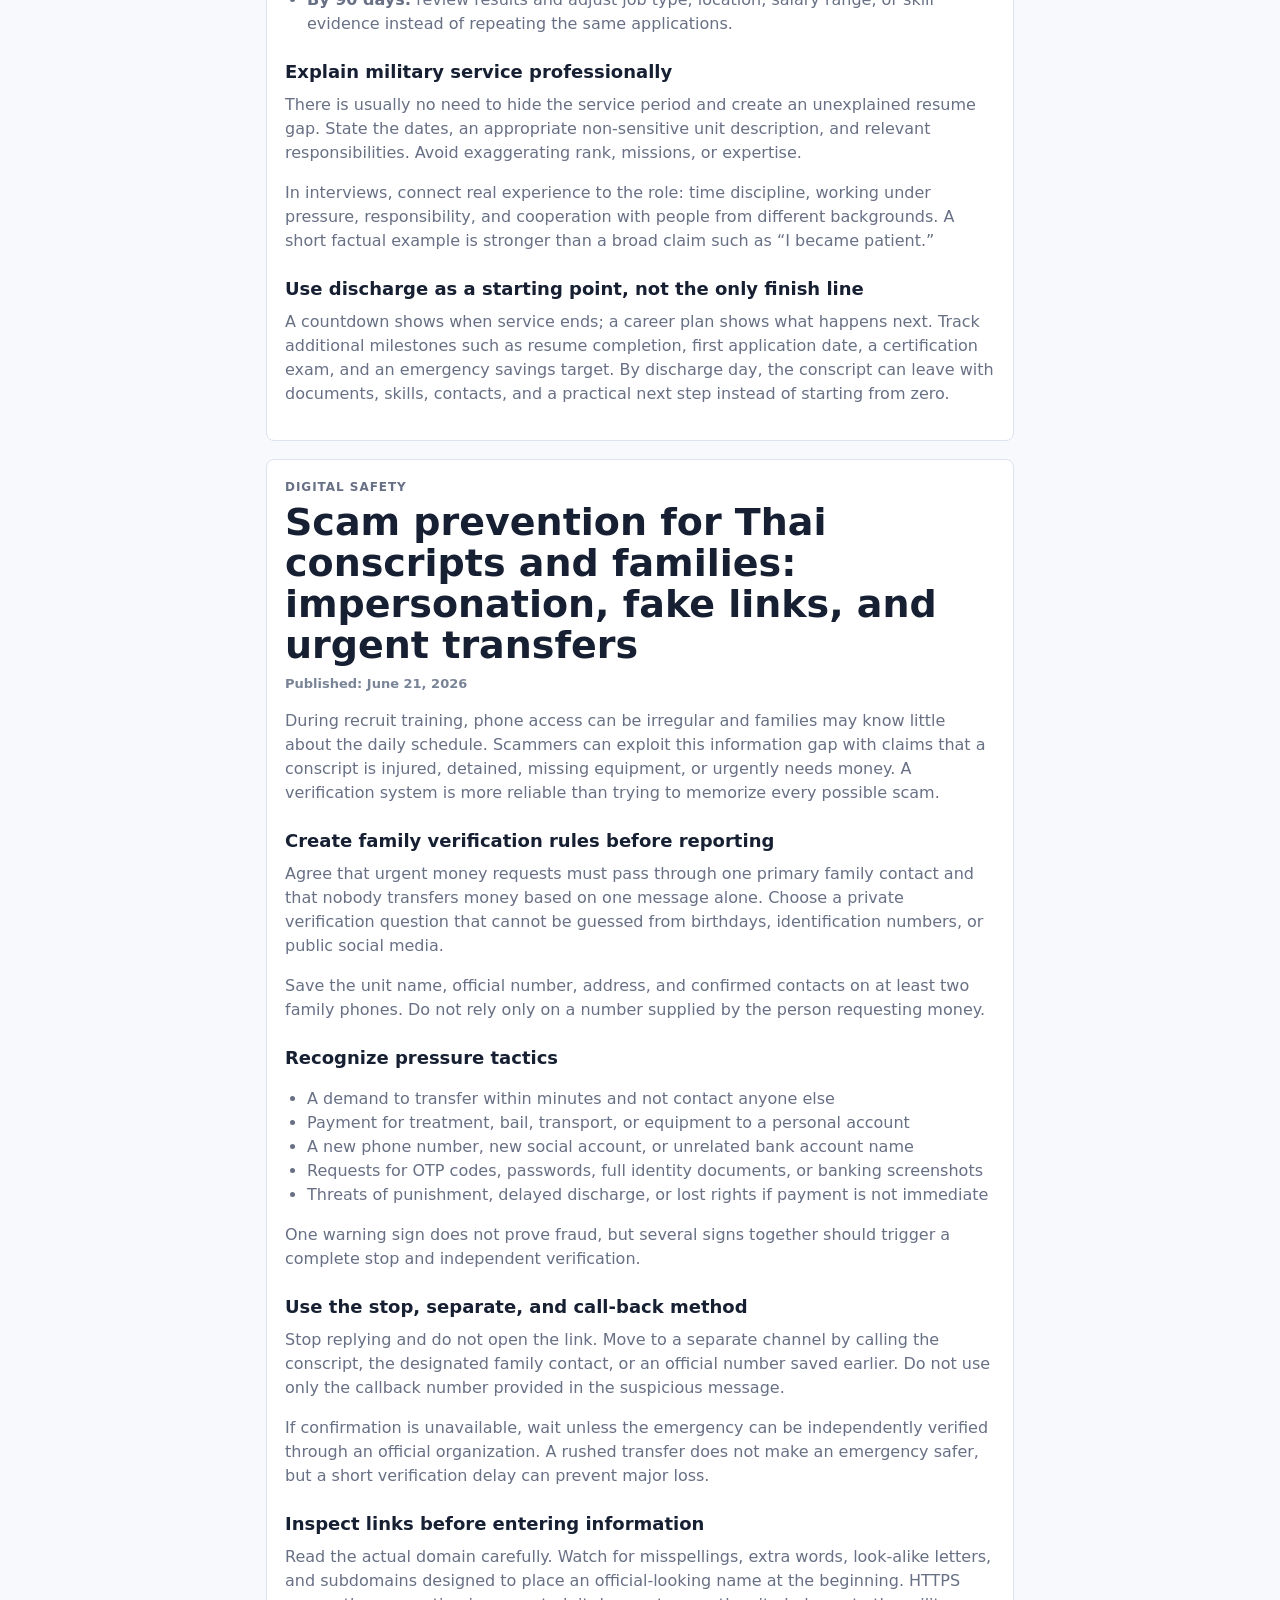
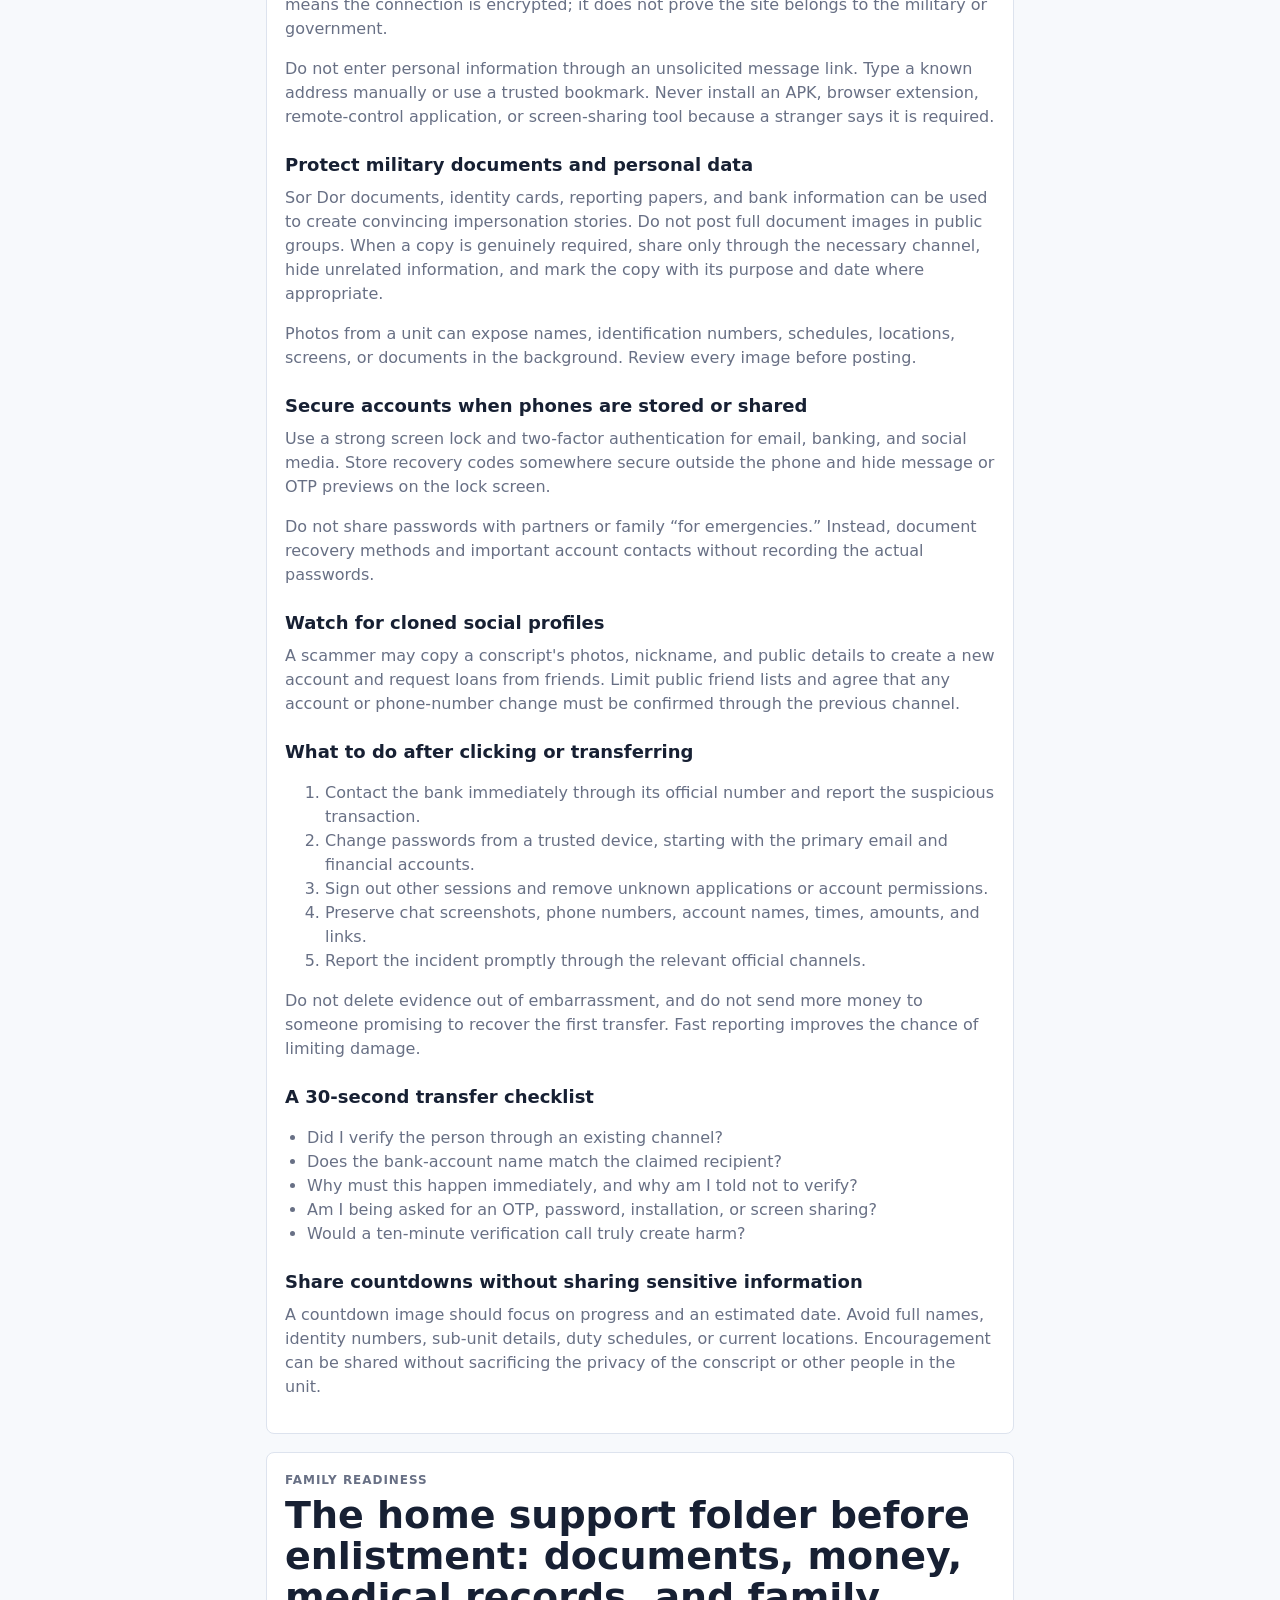
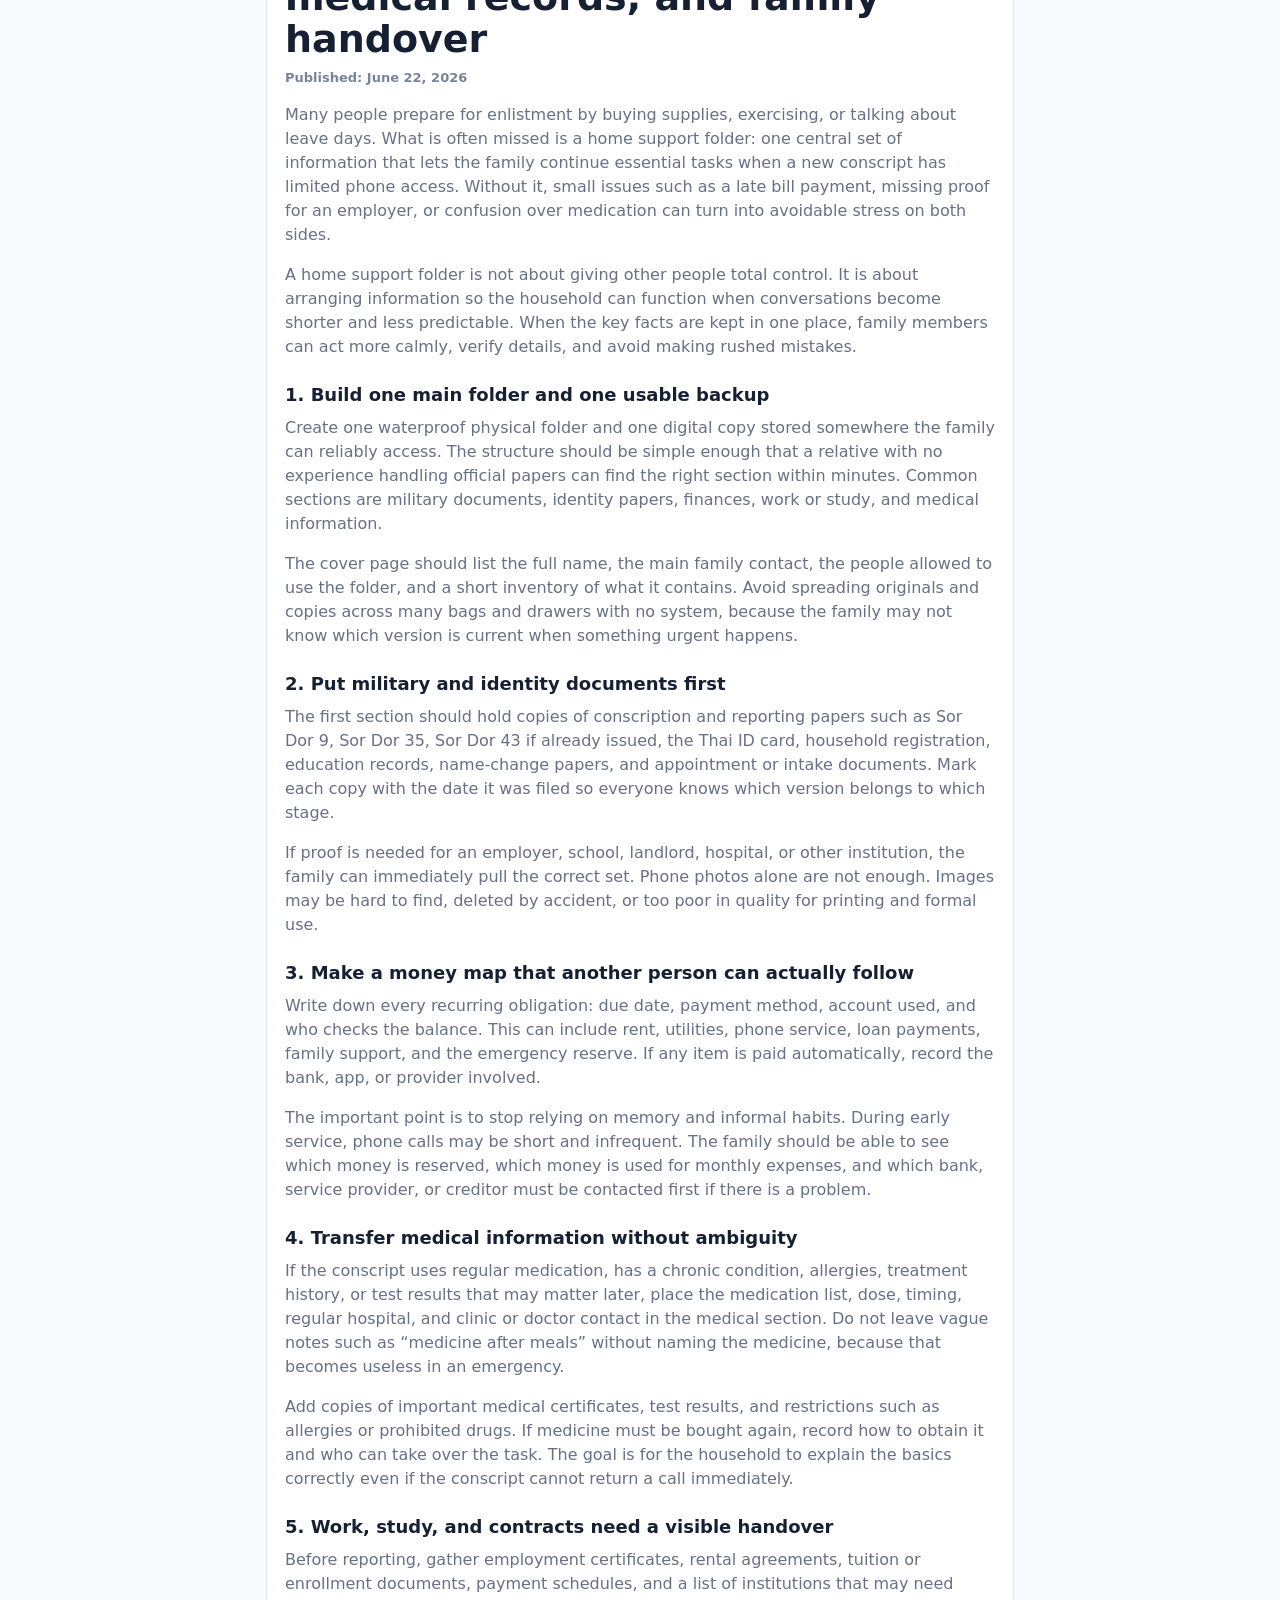
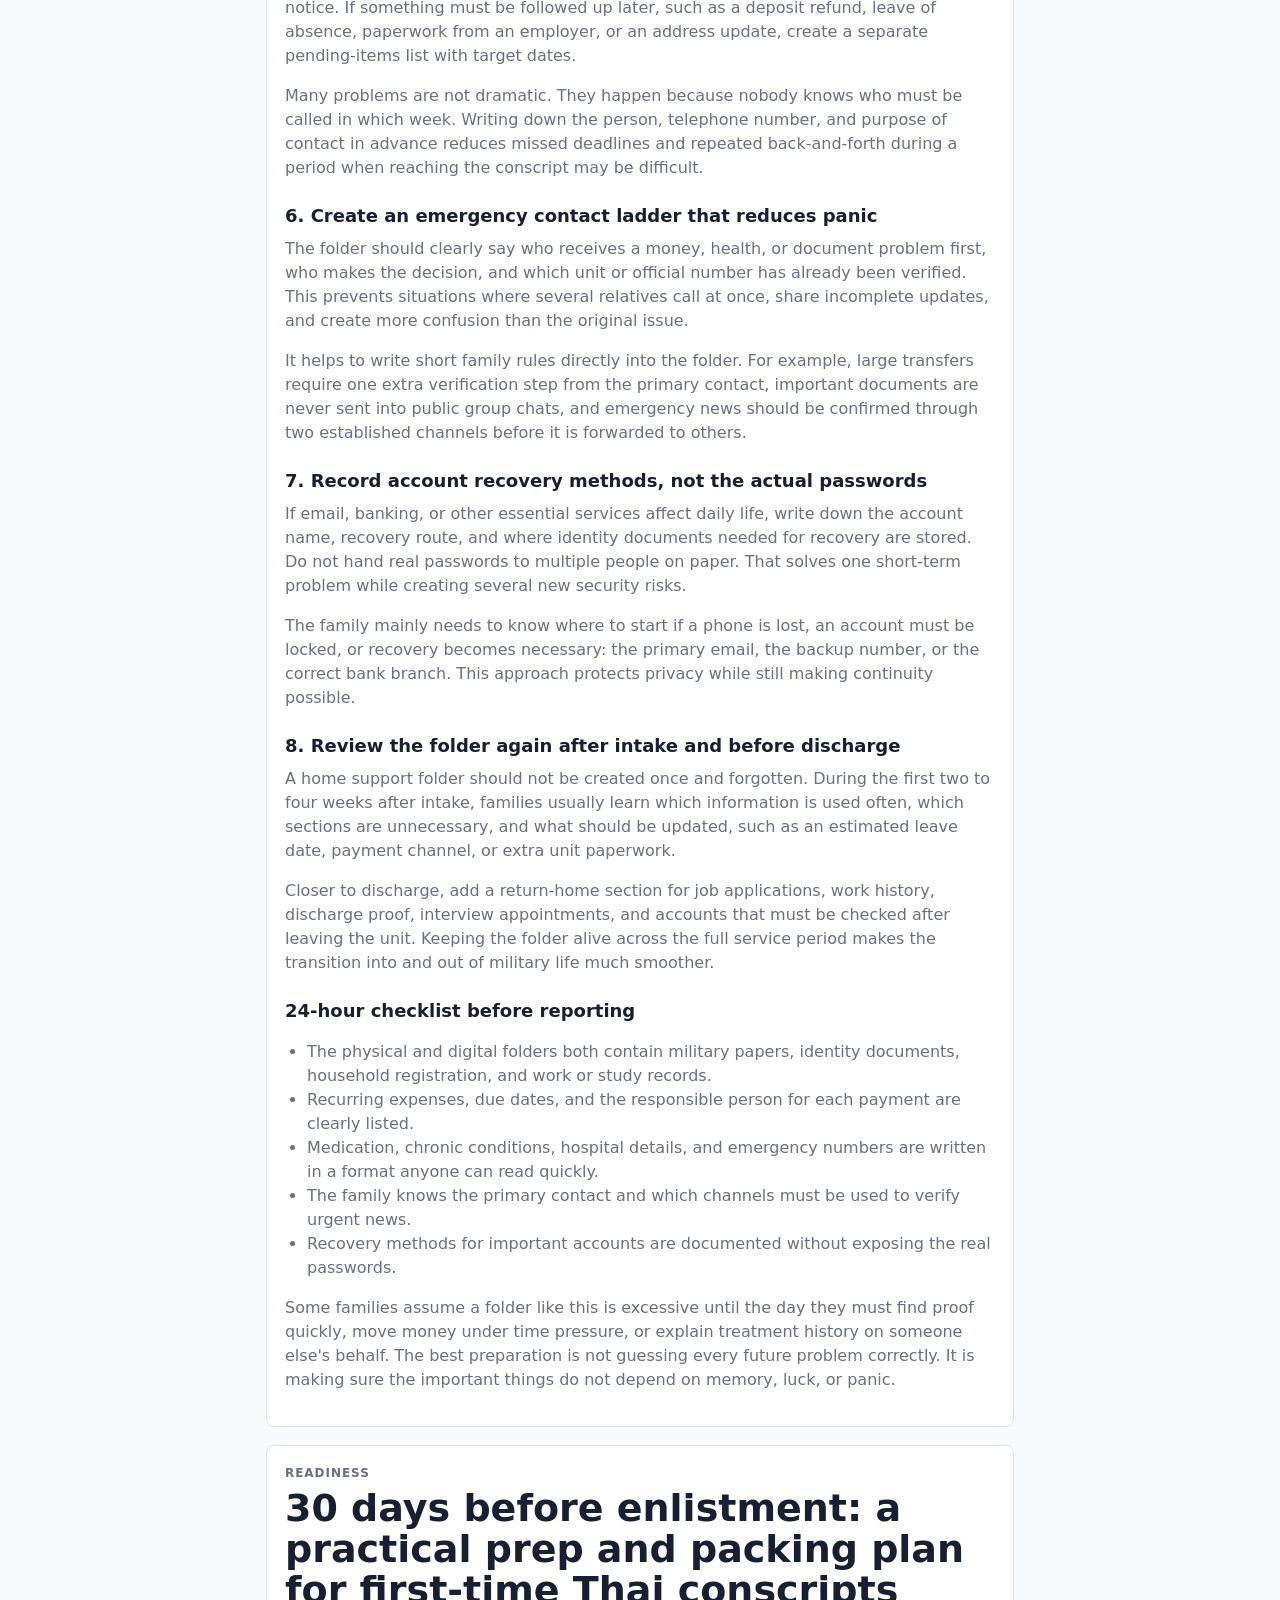
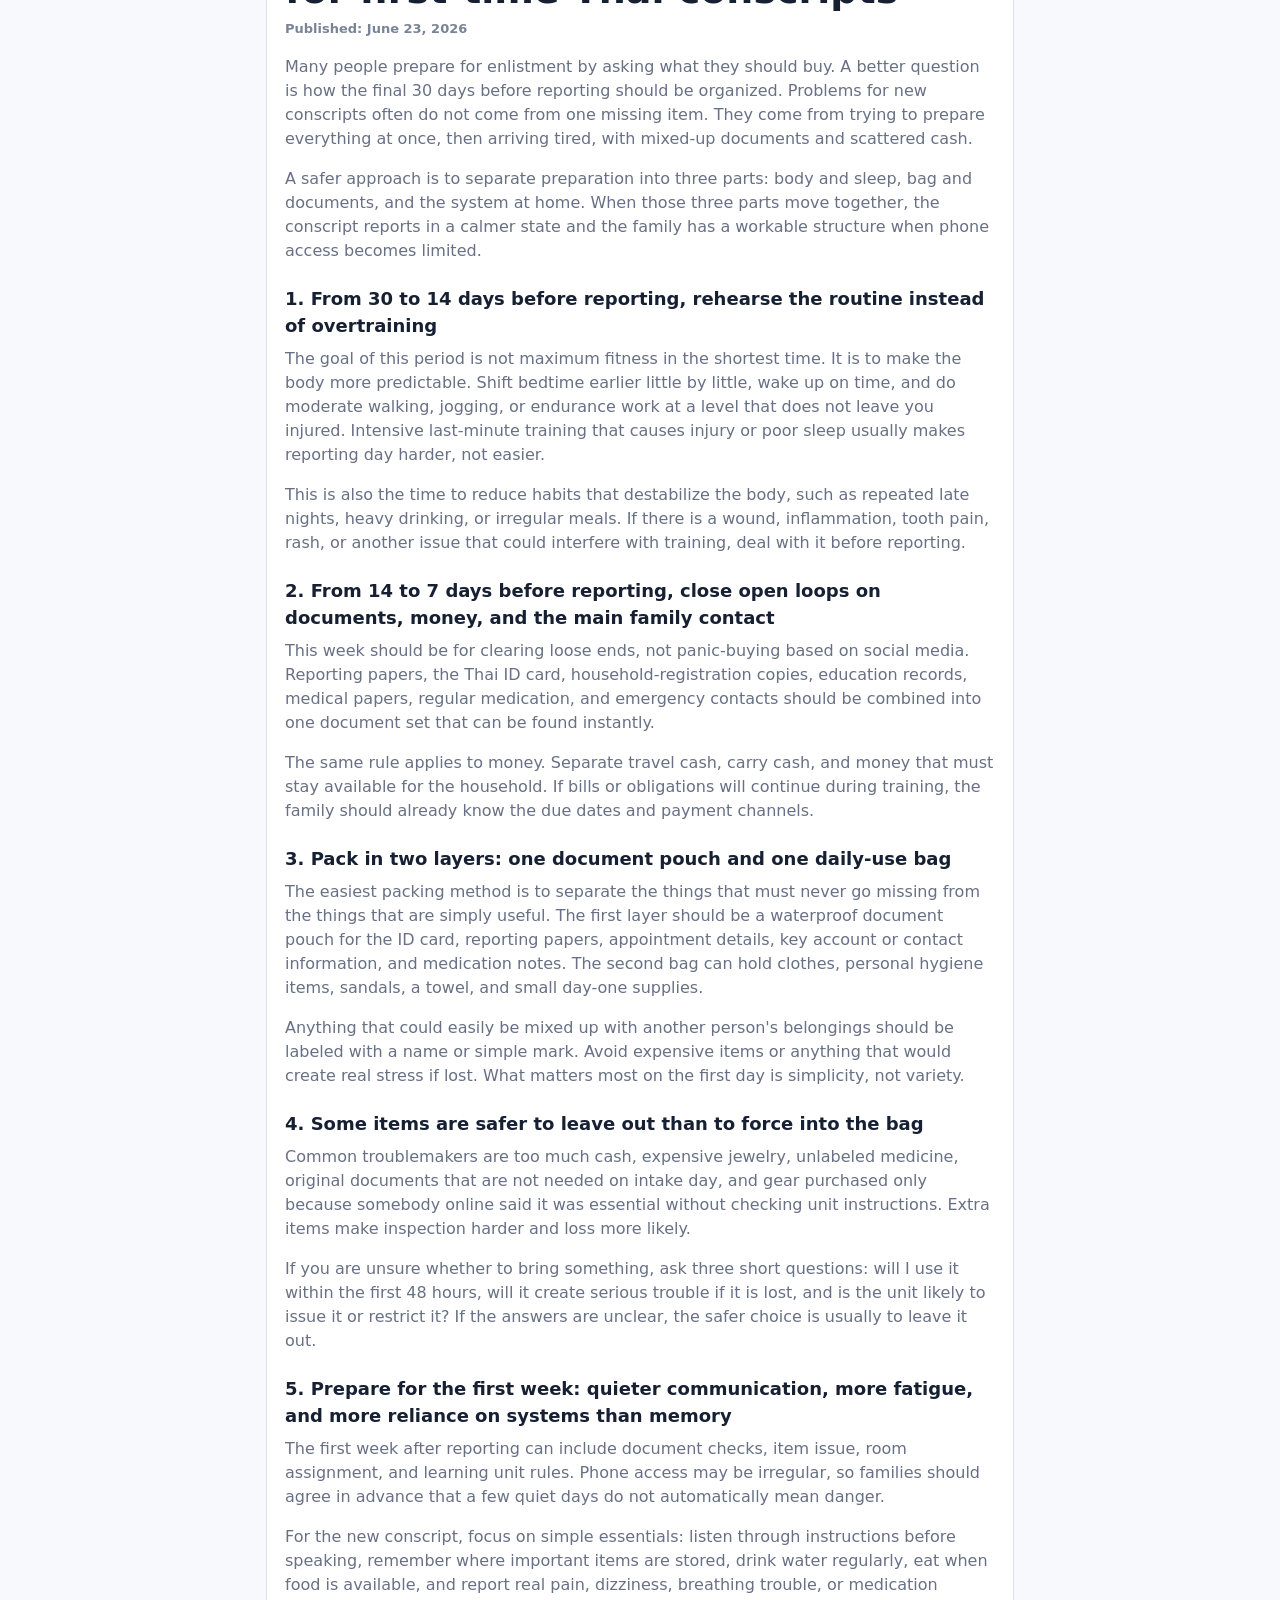
<file: blog-en.html>
<!doctype html>
<html lang="en">
  <head>
    <meta charset="utf-8" />
    <meta name="viewport" content="width=device-width, initial-scale=1" />
    <title>Thai Conscription Articles 2026 | Thai Military Countdown</title>
    <meta name="description" content="English guides about Thai conscription, discharge dates, Sor Dor documents, salary, postponement, health exemptions, and LGBTQ+ preparation." />
    <link rel="canonical" href="https://thahan.nano-tools.net/blog-en.html" />
    <meta property="og:title" content="Thai Conscription Articles 2026 | Thai Military Countdown" />
    <meta property="og:description" content="English guides for Thai conscripts, partners, families, and international readers." />
    <meta property="og:type" content="article" />
    <meta property="og:url" content="https://thahan.nano-tools.net/blog-en.html" />
    <link rel="stylesheet" href="styles.css" />
  </head>
  <body class="policy-page blog-page">
    <header class="site-header">
      <div>
        <p class="eyebrow">Blog 2026</p>
        <h1>Thai Conscription Articles</h1>
        <p class="tagline">English guides for conscripts, partners, and families</p>
      </div>
      <a class="ghost-button link-button" href="blog.html">TH / EN</a>
    </header>

    <main>
      <article id="service-reduction">
        <p class="eyebrow">Guide</p>
        <h2>Thai conscription 2026: service reductions by education and Ror Dor</h2>
        <time class="article-date" datetime="2026-06-19">Last updated: June 19, 2026</time>
        <p>Thai military service length is not the same for everyone. It depends on education documents, Ror Dor training, and whether the person volunteers or is selected by red card.</p>
        <ul>
          <li>High school or lower: red card usually means 2 years; volunteering may reduce it to 1 year.</li>
          <li>Diploma or bachelor's degree: red card may reduce to 1 year if documents are submitted on draft day; volunteering may reduce to 6 months.</li>
          <li>Ror Dor year 2: red card may reduce to 1 year; volunteering may reduce to 6 months.</li>
          <li>Ror Dor year 3 or above: generally exempt from draft selection, but documents should still be verified.</li>
        </ul>
        <p>The most important rule is document timing. Education documents must be submitted on draft selection day. Late submission may not be accepted and can result in a longer service period.</p>
      </article>

      <article id="discharge-date">
        <p class="eyebrow">Countdown</p>
        <h2>When do Batch 1 and Batch 2 Thai conscripts discharge?</h2>
        <time class="article-date" datetime="2026-06-17">Last updated: June 17, 2026</time>
        <p>The Army and Air Force normally use Batch 1 on May 1 and Batch 2 on November 1. The Navy may use four batches: May 1, August 1, November 1, and February 1.</p>
        <p>A discharge date is estimated by adding the required service length to the entry date. Six-month, one-year, and two-year terms depend on education, Ror Dor status, and entry type.</p>
        <p>Leave days are temporary rest days and do not automatically make an official discharge date earlier. Disciplinary penalties or absence may affect actual service counting.</p>
      </article>

      <article id="military-documents">
        <p class="eyebrow">Documents</p>
        <h2>What are Sor Dor 9, Sor Dor 35, and Sor Dor 43?</h2>
        <time class="article-date" datetime="2026-06-15">Last updated: June 15, 2026</time>
        <p>Sor Dor 9 is the Thai military registration record for eligible males. Sor Dor 35 is the draft summons that states when and where to report for selection. Sor Dor 43 is the selection result certificate.</p>
        <p>Sor Dor 43 is especially important for employment and official proof that the person has completed or passed the required military process. It should be kept safely.</p>
        <p>Be careful with anyone claiming to provide Sor Dor 43 without attending the official process. False official documents can create serious legal risk.</p>
      </article>

      <article id="salary-benefits">
        <p class="eyebrow">Benefits</p>
        <h2>Thai conscript salary and benefits in 2026</h2>
        <time class="article-date" datetime="2026-06-12">Last updated: June 12, 2026</time>
        <p>Thai conscript monthly income is commonly discussed as a combination of base pay, temporary cost-of-living support, and daily allowance. Actual net transfers may vary by unit because of meal costs, uniforms, savings, or other deductions.</p>
        <p>Other benefits may include military medical care, education opportunities such as non-formal education, and in some cases a route toward military career exams.</p>
        <p>The calculator includes payday countdown and a custom leave date so conscripts and families can track important dates more easily.</p>
      </article>

      <article id="postponement-health">
        <p class="eyebrow">Rights</p>
        <h2>Student postponement and medical exemptions</h2>
        <time class="article-date" datetime="2026-06-10">Last updated: June 10, 2026</time>
        <p>Students may be eligible to postpone draft selection while studying, usually through their school or university. The process should be handled months before draft season, not at the last minute.</p>
        <p>Medical exemptions require proper documentation. For many conditions, a military hospital or approved medical process may be needed before selection day.</p>
        <p>Even with postponement or medical documents, the person generally still needs to report according to the summons unless officially instructed otherwise.</p>
      </article>

      <article id="lgbtq-guide">
        <p class="eyebrow">LGBTQ+</p>
        <h2>Thai military draft guide for LGBTQ+ and trans women</h2>
        <time class="article-date" datetime="2026-06-08">Last updated: June 8, 2026</time>
        <p>Thai draft selection for LGBTQ+ people and trans women is sensitive and document-heavy. Preparation can reduce stress and help protect privacy and dignity on selection day.</p>
        <p>Medical certificates from military hospitals or recognized institutions should be prepared in advance. Supporting documents related to gender-affirming care may also help if applicable.</p>
        <p>Reporting on the official date is still important. After the process, the Sor Dor 43 document should be checked and kept safely for future employment or official use.</p>
      </article>

      <article id="after-red-card">
        <p class="eyebrow">New Conscript</p>
        <h2>What happens after drawing a red card? From draft day to recruit training</h2>
        <time class="article-date" datetime="2026-06-19">Published: June 19, 2026</time>
        <p>Drawing a red card can create immediate uncertainty. The conscript and family must quickly understand reporting dates, assigned branch, documents, employment arrangements, finances, health preparation, and communication during initial training.</p>

        <h3>Check every document before leaving selection</h3>
        <p>Confirm the spelling of the name, identification number, branch, batch, reporting date, and reporting location. Errors should be raised immediately. Photograph the documents and leave a copy with a trusted family member.</p>

        <h3>Arrange work, education, debt, and housing</h3>
        <p>Employees should notify employers and request the relevant employment documents. Students should ask their institution about leave of absence and future enrollment. Rent, loan payments, phone bills, and family support should be listed and, where possible, placed on reliable automatic payment.</p>
        <p>A family emergency fund is useful because the first payment cycle may not match expectations. Avoid borrowing from informal lenders to buy excessive training supplies; units often provide standard items or issue their own restrictions.</p>

        <h3>Prepare health without overtraining</h3>
        <p>Shift toward an earlier sleep schedule, walk or jog at a moderate level, and address existing injuries before reporting. People who use regular medication should carry clearly labeled medicine, medical records, and certificates for unit medical staff.</p>
        <p>Vision, dental, allergy, respiratory, and mental health concerns should be documented honestly. Reporting a real health issue early is safer than hiding it until training makes it worse.</p>

        <h3>Pack documents first, valuables last</h3>
        <p>Keep identification, appointment papers, household registration copies, education records, medical records, and emergency contacts in a waterproof folder. Personal items should be simple and labeled.</p>
        <p>Do not carry large amounts of cash, expensive jewelry, or unlabeled medication. Check official unit instructions before buying items recommended by social media because rules differ between branches and training centers.</p>

        <h3>Understand the first days of intake</h3>
        <p>Initial intake may include document verification, medical checks, assignment, uniform distribution, and unit rules. Phone access can be limited, so families should agree beforehand that several quiet days do not automatically mean an emergency.</p>
        <p>During recruit training, severe pain, breathing problems, fainting, or intense psychological distress should be reported to instructors or medical staff immediately. Asking for help when symptoms are real is a safety measure, not a failure.</p>

        <h3>Create one clear family communication system</h3>
        <p>Choose one primary family contact and record the unit's official telephone number and mailing information. This reduces repeated calls and conflicting messages. Important information should be confirmed through official channels before being shared online.</p>

        <h3>Only start the countdown with confirmed details</h3>
        <p>Use the calculator after the entry date and service length are confirmed. If the unit announces a different official discharge date, follow the unit and update the saved countdown. The tool is intended to support planning and morale, not replace official documents.</p>
      </article>

      <article id="family-survival-guide">
        <p class="eyebrow">Family</p>
        <h2>A practical guide for military partners and families during conscript service</h2>
        <time class="article-date" datetime="2026-06-18">Published: June 18, 2026</time>
        <p>Military service changes the routine of both the person inside the unit and the people waiting at home. Uncertain phone access, changing income, leave dates, and safety concerns can strain relationships. A simple shared system reduces guesswork and emotional pressure.</p>

        <h3>Set realistic communication expectations</h3>
        <p>During recruit training, phone access may be limited to certain times. A delayed reply should not automatically be interpreted as rejection or danger. Messages should be short, supportive, and easy to answer when time becomes available.</p>
        <p>One family member should serve as the main contact and relay updates to others. This prevents repeated calls to the unit and limits rumors when information is incomplete.</p>

        <h3>Separate emergencies from problems that can wait</h3>
        <p>Serious illness, legal deadlines, or housing-threatening financial issues may require urgent contact. Everyday purchases, minor appointments, and temporary worries can be recorded for a calmer conversation later.</p>
        <p>The person in training should not be expected to solve every household problem during a short phone call. Families benefit from a separate support network of relatives, trusted friends, or community services.</p>

        <h3>Build a shared financial plan</h3>
        <p>List fixed expenses, reducible expenses, the salary account, the person responsible for checking transfers, and a minimum emergency reserve. Net conscript income and payment timing can vary between units, so plans should not rely on one exact payday.</p>
        <p>Keep transfer records and ask respectfully for clarification if deductions are unclear. Avoid high-interest borrowing based on an expected salary date.</p>

        <h3>Treat leave dates as provisional until confirmed</h3>
        <p>Leave can change because of training, duties, or unit orders. Use refundable travel bookings and wait for confirmation before planning major family events. A leave countdown is helpful for morale, but official unit information takes priority.</p>

        <h3>Protect emotional wellbeing on both sides</h3>
        <p>Training can make a conscript tired, quiet, or emotionally flat. Partners at home may feel lonely or insecure. Do not build a relationship conclusion from the tone of one short call. A useful question is: “Do you want me to listen, or help find a solution?”</p>
        <p>Persistent insomnia, hopelessness, panic, or thoughts of self-harm require prompt support from medical professionals, mental health services, unit leadership, or trusted family. Do not wait for the next leave period.</p>

        <h3>Use social media carefully</h3>
        <p>Avoid posting duty schedules, operational locations, identity documents, bank details, or identifiable information about other conscripts without permission. Countdown cards should share encouragement and remaining time, not sensitive unit information.</p>

        <h3>Make the countdown meaningful</h3>
        <p>The falling number can create hope, but life should not become only a wait for the final day. Mark smaller milestones such as completing initial training, payday, approved leave, a study goal, or a post-service job plan. This gives the service period structure and purpose.</p>
      </article>

      <article id="work-after-service">
        <p class="eyebrow">Career</p>
        <h2>Planning work before service and returning to employment after discharge</h2>
        <time class="article-date" datetime="2026-06-20">Published: June 20, 2026</time>
        <p>Military service can interrupt income, education, and career momentum for six months, one year, or two years. Most long-term career risk can be reduced by preparing documents, recording skills, maintaining professional relationships, and planning the return to work before reporting for service.</p>

        <h3>Do not leave employment without written records</h3>
        <p>Employees should notify employers in writing and attach the summons or reporting document. Request an employment certificate showing the role, dates, salary, and relevant benefits. Save copies of emails and responses somewhere a trusted family member can access.</p>
        <p>Do not sign resignation, waiver, or settlement documents that are not fully understood. Questions about employment rights should be raised with human resources, labor authorities, or qualified advisers before signing.</p>

        <h3>Create a compact career file before access becomes limited</h3>
        <p>Prepare a one-page resume, work samples, education certificates, training records, and professional references. Save them as PDFs in a secure account rather than only on a phone that may be unavailable during training.</p>
        <p>Record measurable details of previous work: number of customers supported, software used, equipment handled, budget responsibility, or processes improved. These details are easily forgotten after a long break.</p>

        <h3>Translate military experience into civilian skills</h3>
        <p>Unit duties may develop scheduling, equipment control, driving, documentation, teamwork, first aid, communication, and problem-solving skills. Describe genuine responsibilities in language employers understand without revealing sensitive unit, location, or operational information.</p>
        <p>For example, instead of writing only “served in a company,” a truthful description might mention coordinating schedules, maintaining equipment records, or completing time-sensitive administrative work.</p>

        <h3>Maintain learning continuity</h3>
        <p>Where unit rules and free time allow, choose one focused subject connected to a career goal: English, basic computing, personal finance, driving, technical work, or public-service examination preparation. Completing one documented course is more useful than starting many courses with no evidence of completion.</p>
        <p>Keep the course title, date, learning hours, and certificate in the career file. If internet access is inconsistent, use downloaded material, books, or written study notes.</p>

        <h3>Build a financial bridge after discharge</h3>
        <p>Discharge does not guarantee immediate employment. Try to reserve one to three months of essential expenses for travel, rent, food, documents, and job applications. Avoid spending the last savings on a major celebration before a new start date and salary are confirmed.</p>
        <p>Review bank accounts, debt, social security, taxes, and any unit savings or unpaid amounts before leaving. Keep records and ask for the correct process to receive outstanding money.</p>

        <h3>Reconnect with the job market 60-90 days before discharge</h3>
        <p>Once the official discharge date is confirmed, contact former employers, colleagues, teachers, and professional connections. Explain when work can begin, update the resume, and explore positions without accepting the first offer under pressure.</p>
        <p>If interviewing before discharge, be honest about availability and do not promise a start date that the unit has not approved. Clear planning is often viewed positively by employers.</p>

        <h3>A 30/60/90-day post-service plan</h3>
        <ul>
          <li><strong>First 30 days:</strong> recover physically, organize documents, update the resume, review social security, and set a monthly budget.</li>
          <li><strong>By 60 days:</strong> apply for targeted roles, practice interviews, contact professional networks, and close essential skill gaps.</li>
          <li><strong>By 90 days:</strong> review results and adjust job type, location, salary range, or skill evidence instead of repeating the same applications.</li>
        </ul>

        <h3>Explain military service professionally</h3>
        <p>There is usually no need to hide the service period and create an unexplained resume gap. State the dates, an appropriate non-sensitive unit description, and relevant responsibilities. Avoid exaggerating rank, missions, or expertise.</p>
        <p>In interviews, connect real experience to the role: time discipline, working under pressure, responsibility, and cooperation with people from different backgrounds. A short factual example is stronger than a broad claim such as “I became patient.”</p>

        <h3>Use discharge as a starting point, not the only finish line</h3>
        <p>A countdown shows when service ends; a career plan shows what happens next. Track additional milestones such as resume completion, first application date, a certification exam, and an emergency savings target. By discharge day, the conscript can leave with documents, skills, contacts, and a practical next step instead of starting from zero.</p>
      </article>

      <article id="digital-safety">
        <p class="eyebrow">Digital Safety</p>
        <h2>Scam prevention for Thai conscripts and families: impersonation, fake links, and urgent transfers</h2>
        <time class="article-date" datetime="2026-06-21">Published: June 21, 2026</time>
        <p>During recruit training, phone access can be irregular and families may know little about the daily schedule. Scammers can exploit this information gap with claims that a conscript is injured, detained, missing equipment, or urgently needs money. A verification system is more reliable than trying to memorize every possible scam.</p>

        <h3>Create family verification rules before reporting</h3>
        <p>Agree that urgent money requests must pass through one primary family contact and that nobody transfers money based on one message alone. Choose a private verification question that cannot be guessed from birthdays, identification numbers, or public social media.</p>
        <p>Save the unit name, official number, address, and confirmed contacts on at least two family phones. Do not rely only on a number supplied by the person requesting money.</p>

        <h3>Recognize pressure tactics</h3>
        <ul>
          <li>A demand to transfer within minutes and not contact anyone else</li>
          <li>Payment for treatment, bail, transport, or equipment to a personal account</li>
          <li>A new phone number, new social account, or unrelated bank account name</li>
          <li>Requests for OTP codes, passwords, full identity documents, or banking screenshots</li>
          <li>Threats of punishment, delayed discharge, or lost rights if payment is not immediate</li>
        </ul>
        <p>One warning sign does not prove fraud, but several signs together should trigger a complete stop and independent verification.</p>

        <h3>Use the stop, separate, and call-back method</h3>
        <p>Stop replying and do not open the link. Move to a separate channel by calling the conscript, the designated family contact, or an official number saved earlier. Do not use only the callback number provided in the suspicious message.</p>
        <p>If confirmation is unavailable, wait unless the emergency can be independently verified through an official organization. A rushed transfer does not make an emergency safer, but a short verification delay can prevent major loss.</p>

        <h3>Inspect links before entering information</h3>
        <p>Read the actual domain carefully. Watch for misspellings, extra words, look-alike letters, and subdomains designed to place an official-looking name at the beginning. HTTPS means the connection is encrypted; it does not prove the site belongs to the military or government.</p>
        <p>Do not enter personal information through an unsolicited message link. Type a known address manually or use a trusted bookmark. Never install an APK, browser extension, remote-control application, or screen-sharing tool because a stranger says it is required.</p>

        <h3>Protect military documents and personal data</h3>
        <p>Sor Dor documents, identity cards, reporting papers, and bank information can be used to create convincing impersonation stories. Do not post full document images in public groups. When a copy is genuinely required, share only through the necessary channel, hide unrelated information, and mark the copy with its purpose and date where appropriate.</p>
        <p>Photos from a unit can expose names, identification numbers, schedules, locations, screens, or documents in the background. Review every image before posting.</p>

        <h3>Secure accounts when phones are stored or shared</h3>
        <p>Use a strong screen lock and two-factor authentication for email, banking, and social media. Store recovery codes somewhere secure outside the phone and hide message or OTP previews on the lock screen.</p>
        <p>Do not share passwords with partners or family “for emergencies.” Instead, document recovery methods and important account contacts without recording the actual passwords.</p>

        <h3>Watch for cloned social profiles</h3>
        <p>A scammer may copy a conscript's photos, nickname, and public details to create a new account and request loans from friends. Limit public friend lists and agree that any account or phone-number change must be confirmed through the previous channel.</p>

        <h3>What to do after clicking or transferring</h3>
        <ol>
          <li>Contact the bank immediately through its official number and report the suspicious transaction.</li>
          <li>Change passwords from a trusted device, starting with the primary email and financial accounts.</li>
          <li>Sign out other sessions and remove unknown applications or account permissions.</li>
          <li>Preserve chat screenshots, phone numbers, account names, times, amounts, and links.</li>
          <li>Report the incident promptly through the relevant official channels.</li>
        </ol>
        <p>Do not delete evidence out of embarrassment, and do not send more money to someone promising to recover the first transfer. Fast reporting improves the chance of limiting damage.</p>

        <h3>A 30-second transfer checklist</h3>
        <ul>
          <li>Did I verify the person through an existing channel?</li>
          <li>Does the bank-account name match the claimed recipient?</li>
          <li>Why must this happen immediately, and why am I told not to verify?</li>
          <li>Am I being asked for an OTP, password, installation, or screen sharing?</li>
          <li>Would a ten-minute verification call truly create harm?</li>
        </ul>

        <h3>Share countdowns without sharing sensitive information</h3>
        <p>A countdown image should focus on progress and an estimated date. Avoid full names, identity numbers, sub-unit details, duty schedules, or current locations. Encouragement can be shared without sacrificing the privacy of the conscript or other people in the unit.</p>
      </article>

      <article id="home-support-folder">
        <p class="eyebrow">Family Readiness</p>
        <h2>The home support folder before enlistment: documents, money, medical records, and family handover</h2>
        <time class="article-date" datetime="2026-06-22">Published: June 22, 2026</time>
        <p>Many people prepare for enlistment by buying supplies, exercising, or talking about leave days. What is often missed is a home support folder: one central set of information that lets the family continue essential tasks when a new conscript has limited phone access. Without it, small issues such as a late bill payment, missing proof for an employer, or confusion over medication can turn into avoidable stress on both sides.</p>
        <p>A home support folder is not about giving other people total control. It is about arranging information so the household can function when conversations become shorter and less predictable. When the key facts are kept in one place, family members can act more calmly, verify details, and avoid making rushed mistakes.</p>

        <h3>1. Build one main folder and one usable backup</h3>
        <p>Create one waterproof physical folder and one digital copy stored somewhere the family can reliably access. The structure should be simple enough that a relative with no experience handling official papers can find the right section within minutes. Common sections are military documents, identity papers, finances, work or study, and medical information.</p>
        <p>The cover page should list the full name, the main family contact, the people allowed to use the folder, and a short inventory of what it contains. Avoid spreading originals and copies across many bags and drawers with no system, because the family may not know which version is current when something urgent happens.</p>

        <h3>2. Put military and identity documents first</h3>
        <p>The first section should hold copies of conscription and reporting papers such as Sor Dor 9, Sor Dor 35, Sor Dor 43 if already issued, the Thai ID card, household registration, education records, name-change papers, and appointment or intake documents. Mark each copy with the date it was filed so everyone knows which version belongs to which stage.</p>
        <p>If proof is needed for an employer, school, landlord, hospital, or other institution, the family can immediately pull the correct set. Phone photos alone are not enough. Images may be hard to find, deleted by accident, or too poor in quality for printing and formal use.</p>

        <h3>3. Make a money map that another person can actually follow</h3>
        <p>Write down every recurring obligation: due date, payment method, account used, and who checks the balance. This can include rent, utilities, phone service, loan payments, family support, and the emergency reserve. If any item is paid automatically, record the bank, app, or provider involved.</p>
        <p>The important point is to stop relying on memory and informal habits. During early service, phone calls may be short and infrequent. The family should be able to see which money is reserved, which money is used for monthly expenses, and which bank, service provider, or creditor must be contacted first if there is a problem.</p>

        <h3>4. Transfer medical information without ambiguity</h3>
        <p>If the conscript uses regular medication, has a chronic condition, allergies, treatment history, or test results that may matter later, place the medication list, dose, timing, regular hospital, and clinic or doctor contact in the medical section. Do not leave vague notes such as “medicine after meals” without naming the medicine, because that becomes useless in an emergency.</p>
        <p>Add copies of important medical certificates, test results, and restrictions such as allergies or prohibited drugs. If medicine must be bought again, record how to obtain it and who can take over the task. The goal is for the household to explain the basics correctly even if the conscript cannot return a call immediately.</p>

        <h3>5. Work, study, and contracts need a visible handover</h3>
        <p>Before reporting, gather employment certificates, rental agreements, tuition or enrollment documents, payment schedules, and a list of institutions that may need notice. If something must be followed up later, such as a deposit refund, leave of absence, paperwork from an employer, or an address update, create a separate pending-items list with target dates.</p>
        <p>Many problems are not dramatic. They happen because nobody knows who must be called in which week. Writing down the person, telephone number, and purpose of contact in advance reduces missed deadlines and repeated back-and-forth during a period when reaching the conscript may be difficult.</p>

        <h3>6. Create an emergency contact ladder that reduces panic</h3>
        <p>The folder should clearly say who receives a money, health, or document problem first, who makes the decision, and which unit or official number has already been verified. This prevents situations where several relatives call at once, share incomplete updates, and create more confusion than the original issue.</p>
        <p>It helps to write short family rules directly into the folder. For example, large transfers require one extra verification step from the primary contact, important documents are never sent into public group chats, and emergency news should be confirmed through two established channels before it is forwarded to others.</p>

        <h3>7. Record account recovery methods, not the actual passwords</h3>
        <p>If email, banking, or other essential services affect daily life, write down the account name, recovery route, and where identity documents needed for recovery are stored. Do not hand real passwords to multiple people on paper. That solves one short-term problem while creating several new security risks.</p>
        <p>The family mainly needs to know where to start if a phone is lost, an account must be locked, or recovery becomes necessary: the primary email, the backup number, or the correct bank branch. This approach protects privacy while still making continuity possible.</p>

        <h3>8. Review the folder again after intake and before discharge</h3>
        <p>A home support folder should not be created once and forgotten. During the first two to four weeks after intake, families usually learn which information is used often, which sections are unnecessary, and what should be updated, such as an estimated leave date, payment channel, or extra unit paperwork.</p>
        <p>Closer to discharge, add a return-home section for job applications, work history, discharge proof, interview appointments, and accounts that must be checked after leaving the unit. Keeping the folder alive across the full service period makes the transition into and out of military life much smoother.</p>

        <h3>24-hour checklist before reporting</h3>
        <ul>
          <li>The physical and digital folders both contain military papers, identity documents, household registration, and work or study records.</li>
          <li>Recurring expenses, due dates, and the responsible person for each payment are clearly listed.</li>
          <li>Medication, chronic conditions, hospital details, and emergency numbers are written in a format anyone can read quickly.</li>
          <li>The family knows the primary contact and which channels must be used to verify urgent news.</li>
          <li>Recovery methods for important accounts are documented without exposing the real passwords.</li>
        </ul>

        <p>Some families assume a folder like this is excessive until the day they must find proof quickly, move money under time pressure, or explain treatment history on someone else's behalf. The best preparation is not guessing every future problem correctly. It is making sure the important things do not depend on memory, luck, or panic.</p>
      </article>

      <article id="thirty-day-pack-plan">
        <p class="eyebrow">Readiness</p>
        <h2>30 days before enlistment: a practical prep and packing plan for first-time Thai conscripts</h2>
        <time class="article-date" datetime="2026-06-23">Published: June 23, 2026</time>
        <p>Many people prepare for enlistment by asking what they should buy. A better question is how the final 30 days before reporting should be organized. Problems for new conscripts often do not come from one missing item. They come from trying to prepare everything at once, then arriving tired, with mixed-up documents and scattered cash.</p>
        <p>A safer approach is to separate preparation into three parts: body and sleep, bag and documents, and the system at home. When those three parts move together, the conscript reports in a calmer state and the family has a workable structure when phone access becomes limited.</p>

        <h3>1. From 30 to 14 days before reporting, rehearse the routine instead of overtraining</h3>
        <p>The goal of this period is not maximum fitness in the shortest time. It is to make the body more predictable. Shift bedtime earlier little by little, wake up on time, and do moderate walking, jogging, or endurance work at a level that does not leave you injured. Intensive last-minute training that causes injury or poor sleep usually makes reporting day harder, not easier.</p>
        <p>This is also the time to reduce habits that destabilize the body, such as repeated late nights, heavy drinking, or irregular meals. If there is a wound, inflammation, tooth pain, rash, or another issue that could interfere with training, deal with it before reporting.</p>

        <h3>2. From 14 to 7 days before reporting, close open loops on documents, money, and the main family contact</h3>
        <p>This week should be for clearing loose ends, not panic-buying based on social media. Reporting papers, the Thai ID card, household-registration copies, education records, medical papers, regular medication, and emergency contacts should be combined into one document set that can be found instantly.</p>
        <p>The same rule applies to money. Separate travel cash, carry cash, and money that must stay available for the household. If bills or obligations will continue during training, the family should already know the due dates and payment channels.</p>

        <h3>3. Pack in two layers: one document pouch and one daily-use bag</h3>
        <p>The easiest packing method is to separate the things that must never go missing from the things that are simply useful. The first layer should be a waterproof document pouch for the ID card, reporting papers, appointment details, key account or contact information, and medication notes. The second bag can hold clothes, personal hygiene items, sandals, a towel, and small day-one supplies.</p>
        <p>Anything that could easily be mixed up with another person's belongings should be labeled with a name or simple mark. Avoid expensive items or anything that would create real stress if lost. What matters most on the first day is simplicity, not variety.</p>

        <h3>4. Some items are safer to leave out than to force into the bag</h3>
        <p>Common troublemakers are too much cash, expensive jewelry, unlabeled medicine, original documents that are not needed on intake day, and gear purchased only because somebody online said it was essential without checking unit instructions. Extra items make inspection harder and loss more likely.</p>
        <p>If you are unsure whether to bring something, ask three short questions: will I use it within the first 48 hours, will it create serious trouble if it is lost, and is the unit likely to issue it or restrict it? If the answers are unclear, the safer choice is usually to leave it out.</p>

        <h3>5. Prepare for the first week: quieter communication, more fatigue, and more reliance on systems than memory</h3>
        <p>The first week after reporting can include document checks, item issue, room assignment, and learning unit rules. Phone access may be irregular, so families should agree in advance that a few quiet days do not automatically mean danger.</p>
        <p>For the new conscript, focus on simple essentials: listen through instructions before speaking, remember where important items are stored, drink water regularly, eat when food is available, and report real pain, dizziness, breathing trouble, or medication problems early. Asking for help about a genuine health issue at the start is safer.</p>

        <h3>6. Night-before checklist</h3>
        <ul>
          <li>The waterproof document set contains the Thai ID card, reporting papers, emergency contacts, and medication information.</li>
          <li>The main bag contains only basic, easy-to-reach items and all likely mix-ups are labeled.</li>
          <li>Cash is separated into travel money, carry money, and money reserved for the household.</li>
          <li>The family knows the main contact and which channel must be used first to verify urgent news.</li>
          <li>Sleep is treated as a priority instead of staying up all night reorganizing the bag.</li>
        </ul>

        <p>Good preparation is not measured by how full the bag is. It is measured by how many avoidable problems never appear on reporting day. If the body is steadier, documents are easy to find, essentials are clearly separated, and the family uses the same system, the first day will still be tiring, but it will be more controlled.</p>
      </article>

      <article id="money-autopay-plan">
        <p class="eyebrow">Finance</p>
        <h2>Before enlistment: how to organize bank accounts, cards, debt, and bill payments at home</h2>
        <time class="article-date" datetime="2026-06-24">Published: June 24, 2026</time>
        <p>People often focus on bags and paperwork before enlistment, but the part that usually breaks first is the household money system. Bills keep coming, debt still has due dates, and family members may need to act while the conscript has less phone access and less time to explain.</p>
        <p>The practical goal is simple: make sure the right account has money, the right person knows what to watch, and no important payment depends on memory alone. That reduces missed bills, duplicate transfers, and panic at home.</p>

        <h3>1. Make one simple money map</h3>
        <p>List every account, card, wallet, loan, and installment plan that is actually active. Mark which account receives money, which one is used for recurring bills, which one is daily spending, and which one holds reserve cash. Use plain labels so another person can understand the system quickly instead of searching through apps.</p>

        <h3>2. Put all due dates into one list</h3>
        <p>Rent, utilities, internet, phone, credit cards, car payments, insurance, and regular family support should sit on one page with due date, payment channel, and the minimum amount that must not be missed. Even when totals vary, the household still needs one clear place to see what is fixed and what must be checked again.</p>

        <h3>3. Separate autopay from daily spending</h3>
        <p>Using one account for everything creates avoidable failures. If daily spending empties the same account that handles automatic deductions, important bills bounce without warning. Keep recurring charges in one account with a buffer and use another account for ordinary spending whenever possible.</p>

        <h3>4. Define the helper's job clearly</h3>
        <p>If a parent, partner, or sibling will help, decide whether that person only monitors, tops up balances, or pays some items directly. Do not rely on assumptions. A short written rule such as who gets notified first, which account can be used, and when they must contact you first is far safer than hoping everyone interprets the situation the same way.</p>

        <h3>5. Keep emergency cash separate</h3>
        <p>Travel days, small supply costs, and minor emergencies happen on both sides of enlistment. Reserve money should be separated from ordinary spending and labeled clearly so it does not get absorbed into routine use. Emergency cash should buy time to solve a problem calmly, not hide a weak monthly system.</p>

        <h3>6. Share methods, not passwords</h3>
        <p>Family support does not require sharing every secret. Passwords, PINs, and OTP codes should stay protected. What can be shared is the method for checking balances, the way to see due dates, the contact channel for the bank or provider, and the order of steps if suspicious activity appears.</p>

        <h3>7. Warn relevant people before you become slower to reply</h3>
        <p>If you still have store installments, informal debt arrangements, or freelance work in progress, tell the relevant people in advance that your response may slow down for a period. You do not need to overshare. A backup contact or one clear channel is usually enough to reduce confusion and pressure on the family.</p>

        <h3>8. Review everything once a week, then once more the night before</h3>
        <p>Bills change, balances move, and helpers forget details. Review the money map, due-date list, autopay balance, and support roles once a week before enlistment, then do one final check the night before reporting. A stable system comes from repetition, not from one hurried note.</p>

        <h3>24-hour financial checklist before reporting</h3>
        <ul>
          <li>One document or note contains every account, card, debt, and recurring bill in a form that can be found immediately.</li>
          <li>The autopay account has a buffer and the family knows exactly what that account is for.</li>
          <li>The support person knows what must be reported, what can be topped up independently, and what still requires your confirmation.</li>
          <li>Account-recovery details and bank contact channels are recorded without exposing actual passwords.</li>
          <li>Emergency cash is separated from ordinary spending and everyone understands when it is meant to be used.</li>
        </ul>

        <p>Good enlistment preparation is not only about what you carry to the unit. It is also about whether the home system keeps working while you are less available. If the money map is clear, the helper knows their role, and the recurring payments are visible, the whole household will handle the transition with much less stress.</p>
      </article>

      <article id="home-asset-handover">
        <p class="eyebrow">Home Logistics</p>
        <h2>Before enlistment: how to hand over your room, vehicle, keys, and long-term belongings without burdening your family</h2>
        <time class="article-date" datetime="2026-06-25">Published: June 25, 2026</time>
        <p>Many people prepare for enlistment by focusing on documents, bags, and money. But what often exhausts the family after reporting day is the physical side of everyday life: a rented room still full of belongings, a car or motorcycle that nobody knows how to manage, several keys with no clear map, and long-term items left behind with no plan for who will take over.</p>
        <p>The goal is not perfection. It is to make sure the people staying at home can make decisions without guessing. When the room, vehicle, keys, important belongings, and recurring care tasks all have a clear owner, the family does not have to waste energy searching, asking the same questions repeatedly, or solving practical problems in a rush.</p>

        <h3>1. Start with one list of assets and unfinished home responsibilities</h3>
        <p>Write down every part of your daily life that someone may need to manage while you are in service: a rented room, dorm space, car, motorcycle, bicycle, home keys, building access cards, parking access, storage boxes, work devices, tools, or any item that would cause trouble if it went missing or sat unattended. The list does not need to look polished. It just needs to show the full picture quickly.</p>
        <p>Many families run into trouble because each person only knows one part of the story. One person knows there is a vehicle but not where the spare key is. Another person knows there is a room but not which items inside actually matter. A one-page master list solves this better than scattered verbal reminders.</p>

        <h3>2. Decide in advance whether each room or storage space will be kept or closed</h3>
        <p>Rooms and storage areas create quiet, ongoing pressure. If no decision is made before enlistment, the family must later guess whether the space should be kept, emptied, or handed back. Decide early whether the room still serves an important purpose for life after discharge. If it will be kept, say clearly who may enter, who holds the key, and which items must not be moved.</p>
        <p>If you plan to move out or reduce what is stored there, sort belongings before reporting day instead of leaving a full mixed room behind. Short box labels such as documents, keep, sell, or discard save the family from having to ask about every single item.</p>

        <h3>3. A vehicle handover needs more than passing over the key</h3>
        <p>Handing over a car or motorcycle is not complete when you say, "Use it if needed." The other person may still be unable to act if they do not know where the documents are, where the spare key is kept, where the normal parking spot is, how often the vehicle should be moved or started, who to call first if something seems wrong, and what personal items should be removed from the vehicle before enlistment.</p>
        <p>If nobody will use the vehicle regularly, at least define who checks on it, who handles simple movement or basic care when needed, where important accessories are stored, and which trusted repair contact or helper should be used first. A short step-by-step note is far safer than one vague sentence given right before reporting.</p>

        <h3>4. Make a clear key and access map</h3>
        <p>Home keys, room keys, vehicle keys, document-cabinet keys, building access cards, gate remotes, and spare keys often live in different places. When you are home every day, you may reach for the correct one automatically. When someone else must take over, confusion starts immediately. Gather the keys and access tools that matter during service into one system and label what each one opens.</p>
        <p>If some spaces should not be opened casually, say so directly. Define who holds the main key, who keeps the backup, and under what circumstances a locked space should actually be opened. That reduces both loss and awkward hesitation inside the family.</p>

        <h3>5. Sort long-term belongings into four groups before handover</h3>
        <p>Items left at home should be split into at least four groups: must keep, family may use, may be sold or passed on, and can be discarded. This prevents the family from fearing that every decision might destroy something important. The grouping matters most for clothes, electronics, books, old papers, and hobby items that all look equally ordinary to someone else.</p>
        <p>If an item carries emotional value or has a specific future use, write one short note instead of assuming people will understand. A label such as father's item, needed after discharge, or keep with vehicle papers can prevent a very avoidable mistake.</p>

        <h3>6. Create a one-page handover note and add photos for important spots</h3>
        <p>The best handover document is not the longest one. It is the one that lets another person continue the job immediately. One page should cover the important spaces and items, the person responsible for each area, where keys are stored, where core documents are kept, what must never be thrown away, and which contact should be used first if trouble appears. If a photo explains something faster than words, include it.</p>
        <p>Photos reduce mistakes more effectively than spoken instructions, especially when family members are not familiar with your room or vehicle. In a stressful moment, they should not need to search through an entire room just to find one cable, one document, or one key.</p>

        <h3>7. Do not leave the family with vague authority</h3>
        <p>Statements like "please handle it" or "just do whatever makes sense" sound flexible, but they often make helpers less confident. Separate clearly what they may decide on their own, what still requires checking with you first, what can wait, and what should be handled immediately if something goes wrong, such as a leak, a room issue, a disabled vehicle, or a need for someone to enter the space on your behalf.</p>
        <p>A good system does not push every burden onto the family. It gives them clear boundaries for helping. When roles are defined, tension drops because nobody feels forced to guess your intentions or worry about making the wrong call for you.</p>

        <h3>8. Do one final walkthrough 72 hours before reporting</h3>
        <p>In the last three days before enlistment, do a real physical walkthrough. Are the keys complete and grouped? Are the handover boxes labeled? Have inappropriate items been removed from the vehicle? Does the person taking over know what the first step is once you enter the unit? If any explanation still feels too long, shorten it. Stress reduces memory for everyone.</p>
        <p>The final walkthrough is not for adding more things. It is for making the existing plan usable. If the keys are organized, the boxes are labeled, the vehicle has a caretaker, the room has a decision, and the family knows where to start, your move into service will not leave one heavy practical mess behind.</p>

        <h3>Home handover checklist before enlistment</h3>
        <ul>
          <li>One document lists the room, vehicle, keys, important belongings, and storage areas that still need active care.</li>
          <li>You have decided which spaces will be kept, which will be gradually cleared, and who continues each task.</li>
          <li>Keys, access cards, and backups are organized and labeled by actual use.</li>
          <li>Long-term belongings are split into keep, family may use, pass on, and discard groups with short labels others can understand.</li>
          <li>The family has a one-page handover note and knows who to contact first if the room or vehicle causes trouble.</li>
        </ul>

        <p>Good enlistment preparation is not only about making yourself ready for training. It is also about making sure life at home does not freeze because of the physical things you leave behind. When the room, vehicle, keys, and important belongings are organized into one working system, the people staying behind use far less energy, and you enter service with a clearer mind.</p>
      </article>

      <article id="phone-otp-handover">
        <p class="eyebrow">Digital Setup</p>
        <h2>Before enlistment: how to organize your phone number, SIM, OTP, and account recovery without sharing passwords</h2>
        <time class="article-date" datetime="2026-06-26">Published: June 26, 2026</time>
        <p>Many people prepare their bag, documents, and money well, but forget that almost everything in daily digital life depends on one phone number: banking, work apps, email, social media, delivery services, and identity checks used during password resets. Once service starts, phone access usually becomes more limited, and if the main number has a problem, the family may be unable to help even when they understand the situation.</p>
        <p>The goal is not to hand every password to other people. The goal is to keep the system working when you reply more slowly, have to switch devices suddenly, the SIM stops working, or an urgent account recovery becomes necessary. If the main number, SIM, OTP flow, and recovery routes are organized as one system, the risk drops sharply for money, work, and stress at home.</p>

        <h3>1. Start with a map of everything tied to the number</h3>
        <p>Write down every service that truly uses the main number for identity checks: banks, wallets, primary email, chat apps, freelance platforms, online shops, delivery services, insurance, transport apps, and any account that sends reset codes to that number. Put them on one page and separate them into three groups: money, work, and family communication.</p>
        <p>People often think they will remember. But once there is a real problem, they cannot quickly recall which reset codes depend on that number. A one-page digital map solves this better than memory, especially when family members have to work out where help should start.</p>

        <h3>2. Confirm who controls the SIM and what is needed to contact the carrier</h3>
        <p>A SIM used every day is not always registered under the same person who uses the phone, and sometimes the user does not even know who originally opened the line. If the SIM fails, is suspended, the phone breaks, or a device change becomes necessary, the family should immediately know whom to contact, where the basic documents are, and whether there is a backup number for urgent news.</p>
        <p>What should be handed over is not the mobile-app password. It is the operational information: who is connected to the line, how to contact the carrier, what customer reference matters, and a short note explaining who to call first if the number stops working. A clear support route matters more than trying to keep every detail inside one person's memory.</p>

        <h3>3. Separate critical accounts from a single fragile identity point</h3>
        <p>If every important account depends on one number, one email address, and one device, the whole system can fail at once when the phone is lost or the SIM stops working. Before enlistment, review which accounts matter most for money and work, then add at least one recovery layer you control, such as another recovery email, a backup number that still lets family reach you, or a second device stored safely at home.</p>
        <p>The principle is simple: do not let all access depend on one condition. If banking, work platforms, and your main email all depend on the same SIM, one disruption creates a domino effect. With one additional layer, the problem becomes slower and more manageable instead of total.</p>

        <h3>4. Build an account-recovery kit that works without writing down passwords</h3>
        <p>A good recovery kit should list the important accounts, the email addresses used for recovery, provider contact channels, where identity documents are stored, and short instructions on where to begin if access fails. It does not require writing real passwords on paper or leaving them with another person. That usually creates more risk than help.</p>
        <p>Think of it as an emergency guide, not a secret archive. You might write, "Bank account A sends alerts to this email. If login fails, check the main device first, then contact the bank through this channel," or "Platform B resets through the backup email stored on the laptop at home." A guide like this lets other people support you without handing them every key.</p>

        <h3>5. Set clear household rules for OTP messages</h3>
        <p>Family support should never mean anyone can request OTP codes at any time. Decide in advance which situations require your confirmation first, which situations only require the family to monitor messages or alerts, and which situations should never involve forwarding a code at all. Clear rules reduce confusion and make social-engineering attempts much easier to stop.</p>
        <p>If the family truly needs to help, they should still verify identity first. That can mean calling back from a familiar number, using a short confirmation phrase already agreed in advance, or verifying through another channel before any money decision is made. It is far easier to make this agreement while everyone is calm than to rebuild the system in the middle of a "this is urgent" call.</p>

        <h3>6. Reduce risk from old devices and long-lived logins</h3>
        <p>Many people still have tablets, laptops, or old phones with important accounts left signed in. If those devices are sitting in a rented room, a shop, or with friends and nobody remembers them, they become a major weakness before service even begins. Review every device, sign out where access is no longer needed, and store backup hardware where family can reach it only if it becomes necessary.</p>
        <p>The key is not deleting everything so thoroughly that you cannot recover later. The key is knowing which device still has access to which account. Once that list exists, you can react faster during a real problem by deciding which device should lose access first and which one should remain as backup.</p>

        <h3>7. Prepare a fallback plan for a dead number, broken phone, or lost SIM</h3>
        <p>Answer the question in advance: if the SIM stops working tomorrow, what essential systems can you still reach, who knows where to help, and through which channel will urgent news reach you? The minimum fallback plan should include an extra urgent-contact list, an email that can be opened from a backup device, and a clear order for which services should be frozen or reset first if an account starts to feel unsafe.</p>
        <p>Many failures are not dramatic hacks. They come from a broken phone, a missing charger, or a short period when you simply cannot manage the issue. If the family knows the fallback route, they will not need to start from zero every time they lose contact with you.</p>

        <h3>8. Review the full system again 48 hours before reporting</h3>
        <p>In the last two days before reporting, open the full checklist again. Does the main number still work? Where is the backup SIM? Can the recovery email still be opened? Do important apps still send alerts to the expected channel? Does the family know which note to start from if something goes wrong? This near-final review matters because digital services keep changing and people forget small details most easily during rushed days.</p>
        <p>A good system is not the one that looks most complicated. It is the one that can be opened and followed immediately under pressure. If the phone number, SIM, OTP flow, and recovery path are prepared together, you reduce risk across money, work, and family stress at the same time.</p>

        <h3>Digital checklist before enlistment</h3>
        <ul>
          <li>You have a list of which services depend on the main number, separated into money, work, and family communication.</li>
          <li>You know who is connected to the SIM, where the basic documents are, and which support channel should be used first if the number fails.</li>
          <li>Critical accounts have at least one recovery or backup layer without leaving real passwords behind.</li>
          <li>The family understands the OTP rules, identity checks, and when they must stop before approving a transaction.</li>
          <li>Old devices and backup hardware have been reviewed so you know which accounts stay signed in and what the fallback plan is if the phone or SIM cannot be used.</li>
        </ul>

        <p>Modern enlistment preparation does not end with the bag and paperwork, because money, work, and many relationships now pass through one phone number. If you build the digital handover plan early, your family can help without holding every secret on your behalf, and you gain more breathing room when service begins.</p>
      </article>

      <article id="mail-parcel-plan">
        <p class="eyebrow">Household Systems</p>
        <h2>Before enlistment: how to handle household mail, parcels, and documents so important items do not get stuck at home</h2>
        <time class="article-date" datetime="2026-06-28">Published: June 28, 2026</time>
        <p>Many households prepare for enlistment by organizing a bag, paperwork, and money. A quieter problem is the flow of letters, parcels, and documents that still arrive in the conscript's name. If nobody knows what can be opened, what should be kept sealed, what needs a photo, or what must be reported quickly, important items can sit unopened, be mixed with ordinary paper, or be noticed too late.</p>
        <p>The goal is not to make the family monitor every delivery forever. The goal is to create a simple sorting system so everyone can tell the difference between routine mail, work-related documents, money-related notices, official letters, and anything that needs urgent escalation. When the home has clear rules, the conscript does not have to answer the same questions repeatedly, and the family does not have to guess.</p>

        <h3>1. Start with a list of who still sends things to your name</h3>
        <p>Think through the last 6 to 12 months of real life. Which agencies, insurers, banks, freelance platforms, former employers, schools, buildings, online stores, or delivery services still use your name and home address? The list does not need to be perfect on the first pass. It just needs to help the household recognize whether a new envelope or box is likely to belong to a familiar group.</p>
        <p>Many problems begin because an important letter does not look urgent from the outside. A short list of common senders makes sorting much faster than piling everything together and trying to remember later where it came from.</p>

        <h3>2. Split incoming items into four groups with immediate actions</h3>
        <p>A working system should be simple enough for anyone in the home to follow. One useful structure is: can open now, must photograph first, keep the whole envelope or packaging, and report immediately. Routine household items may fit the first group. Work, money, or identity-related documents often belong in the second or third. Anything with a deadline, appointment, or unusual sender belongs in the last group.</p>
        <p>The value of this structure is that nobody has to invent a decision every time a new item arrives. Once the home knows which group applies, help becomes faster and safer than either opening everything or refusing to touch anything.</p>

        <h3>3. Give the house one clear intake point</h3>
        <p>Mail and parcels become confusing as soon as they are scattered across tables, shelves, bags, or the floor near the door. Before enlistment, choose one place or two fixed places that always receive incoming items, such as a document tray for envelopes and a separate shelf for parcels. Add small labels if needed so everyone knows what has not been checked, what has already been photographed, and what is waiting for follow-up.</p>
        <p>This kind of physical system prevents loss better than people expect. When several family members are involved, everyone needs to see the same path for what happens after an item arrives.</p>

        <h3>4. Set rules for what may be opened and what should pause first</h3>
        <p>Routine supplies, household goods, or items the family already knows you ordered may be safe to open immediately if that is the agreed rule. But official-looking envelopes, work-related documents, anything with a reference number, or unknown packages should pause first so the front can be photographed and reviewed by you or the main helper.</p>
        <p>This matters because the problem is not always failure to open something. Sometimes the problem is opening it too quickly, losing the original envelope, or throwing away information printed on the outside that later turns out to matter for tracking or follow-up.</p>

        <h3>5. Photograph only what is needed, but keep it readable and complete</h3>
        <p>When the family needs to forward information, they should not send only one inside page with no context. If the sender name, date, or reference appears on the envelope or package, capture that first. Then photograph the relevant pages clearly, in order, and without cutting off names, numbers, or signatures. That lets you decide what to do without a long back-and-forth.</p>
        <p>Many homes lose time by taking quick photos that are too blurry or incomplete to use. A simple rule such as “front first, then every page with important information” keeps communication much smoother.</p>

        <h3>6. Prioritize anything with a deadline, appointment, or required next step</h3>
        <p>Some letters can wait. Others create more work if they sit untouched: appointment notices, identity-verification requests, items that must be collected within a limited period, or anything tied to payment or a reply window. The household should know that these belong in the urgent-report group and should go through one clear contact path.</p>
        <p>The key is not the thickness of the envelope. It is whether that item leads to another required action. If it creates a deadline, confirmation, payment, or another formal step, it should move ahead of ordinary parcels.</p>

        <h3>7. Treat unknown or suspicious deliveries with calm, consistent caution</h3>
        <p>If a parcel or letter arrives and nobody can explain why, do not open it just out of curiosity. Record the sender, tracking number, and outside appearance first. If it does not match anything you expected, or if it contains requests for personal information, unfamiliar codes, or unusual payment instructions, stop and verify through a trusted channel you already know.</p>
        <p>This is not about making every delivery feel dangerous. It is about reducing rushed decisions during a period when you may not be able to reply quickly and the family needs one consistent safety standard.</p>

        <h3>8. Rehearse the system once during the final week</h3>
        <p>Before reporting, do one short practice run. If a parcel arrived today, who would receive it, where would it be placed, what would be photographed, and which categories would trigger an immediate message? One rehearsal often exposes weak spots fast: the tray is in the wrong place, the person receiving items does not know the rules, or nobody is sure who owns urgent decisions.</p>
        <p>A good system is not the most detailed one. It is the one the household can actually follow on a busy day. When letters, parcels, and documents all have a clear route through the home, the family can filter them for you without increasing stress on either side.</p>

        <h3>Mail and parcel checklist before enlistment</h3>
        <ul>
          <li>You have a rough list of which agencies, services, or organizations still send mail or parcels in your name.</li>
          <li>The family understands the four groups: open now, photograph first, keep sealed with packaging, and report immediately.</li>
          <li>The home has a clear intake point for items that have not been checked yet and items waiting for follow-up.</li>
          <li>You have agreed which envelopes or parcels may be opened directly and which ones must pause first.</li>
          <li>Anything with a deadline, appointment, or suspicious details will be escalated through one main contact path right away.</li>
        </ul>

        <p>Good enlistment preparation is not only about your own body, bag, and documents. It is also about making sure the daily flow into the home does not become a pile of avoidable confusion. When mail, parcels, and incoming documents are handled through one simple system, the family can help more confidently, and you can begin service with less background pressure.</p>
      </article>

      <article id="freelance-handover-plan">
        <p class="eyebrow">Career Systems</p>
        <h2>Before enlistment: how to hand over freelance work, clients, files, and payments without damaging your reputation</h2>
        <time class="article-date" datetime="2026-06-29">Published: June 29, 2026</time>
        <p>Many people about to enter service do not only have a day job or studies. They also earn money from freelance work, side gigs, online shops, editing, design, writing, content work, or small client retainers. The problem is that this kind of income usually depends on reputation, response speed, and continuity. If you disappear without a system, clients may not know where unfinished work stands, where the files are, who is taking over, or how final payments should be handled.</p>
        <p>The goal before enlistment is therefore not to squeeze every last project through. It is to reduce the risk of reputation damage, silent unfinished work, and family or helpers having to guess from old chat threads. If you organize clients, files, unfinished work, access rights, and payment handling early, you preserve trust far better than by trying to answer everything from your phone when your time becomes uncertain.</p>

        <h3>1. Split all work into four groups before making promises</h3>
        <p>Start by listing every piece of work still attached to your name: confirmed projects, projects in progress, items already delivered but still waiting for revisions, and even jobs that are only at the quotation stage. Then separate them into four groups: finish before enlistment, hand over, postpone, and decline or return. This gives you a real picture of what needs action instead of relying on the feeling that you will probably manage.</p>
        <p>Many people lose trust not because they do poor work, but because they refuse to rank reality. Some jobs are small and can be closed quickly. Others will clearly need weeks of follow-up and should be handed over or rescheduled now. The clearer the groups are, the more direct and professional your conversations with clients and helpers will be.</p>

        <h3>2. Tell clients early in a professional way instead of disappearing first</h3>
        <p>Once you know the plan, inform each client with a short, clear message that offers a path forward. You do not need to explain your entire personal situation, but you do need to tell them enough: when your replies may slow down, which jobs can still be delivered, which ones need a new schedule, and who will take over if there is a replacement. Clients can usually adapt when they know early. They react badly when you vanish at the moment they need to decide something.</p>
        <p>The important point is not to promise more than you can actually do. Do not say you will always be available at night or able to keep revising everything if you know that may not be true. A strong message includes three things: current status, what happens next, and the real contact path for urgent matters.</p>

        <h3>3. Build one handover folder per client instead of leaving everything scattered across chats</h3>
        <p>For any job that is not fully finished or may continue with help from someone else, create a central folder for that client. It should contain source files, the latest approved version, the files the client has already received, a short list of unfinished tasks, key constraints, and the relevant links. Do not leave the real working record spread across multiple chats, emails, and devices, because a helper will spend more time searching than working.</p>
        <p>If your file naming system still looks like final, final2, or final-new, the problem may stay hidden while you are still around, but it becomes severe during handover. Before enlistment, restructure the folder so another person can open it and immediately see which file is current, which one is waiting for approval, and which material is only background reference.</p>

        <h3>4. If someone else will continue the work, hand over context and not only files</h3>
        <p>A replacement does not need to know everything about you, but they do need enough context to continue without confusing the client. Add a short note for each project explaining the goal, what the client cares about most, what should not be changed, who approves decisions, and what stage the work is currently in. Files alone are rarely enough. Most handover failures come from missing context, not missing documents.</p>
        <p>If there are special terms, naming patterns, or delivery rituals the client already expects, write those down too. The goal is to let the next person communicate smoothly instead of starting by asking the client to repeat everything and losing trust immediately.</p>

        <h3>5. Separate work-account access from personal-account access first</h3>
        <p>Freelance work often depends on email, cloud drives, chat apps, pages, shops, invoicing tools, or delivery platforms. If all of that is mixed into one personal identity, helpers may need access to far more than the job actually requires. Before enlistment, separate at least the basic boundary between work accounts and personal accounts, and identify which systems can add a helper or transfer management without sharing real passwords.</p>
        <p>This reduces both security risk and awkwardness. Helpers do not need to hold your entire private life, and you do not need to worry that a personal account will be touched simply because someone had to send one project file.</p>

        <h3>6. Close the loop on outstanding money, invoices, and payment evidence</h3>
        <p>Side-income work becomes dangerous around final installments, deposits, revision fees, or invoices that clients still have not paid. Before enlistment, make one list showing who still owes you money, whom you still owe, which jobs already have invoices, which ones do not, and where the supporting records are stored. If a family member or helper may need to follow up, they should see only the information necessary for that task, not every account and every chat history.</p>
        <p>What helps most is a short summary per client: the total value, what has already been paid, what remains outstanding, why it remains, and what proof is needed when following up. This accounting pass prevents you from returning later to both unfinished work and unfinished payments at the same time.</p>

        <h3>7. Set an auto-reply and one fallback path for urgent work matters</h3>
        <p>If you still need to receive some messages, prepare an auto-reply or pinned message explaining your expected response speed, the main channel to use, and what actually counts as urgent. Urgent matters should go through one route only, such as an email subject line or one coordinator, rather than letting clients message every app and hope you notice.</p>
        <p>The purpose is not to look busy. It is to stop the word urgent from swallowing everything. If every issue becomes urgent, nothing gets handled well. One clear fallback route protects both your time and the client's expectations.</p>

        <h3>8. Close image and reputation risks 72 hours before reporting</h3>
        <p>In the final three days before reporting, stop accepting new work, avoid starting experimental projects, and do not leave client messages hanging without a clear update. Use that period to check that every relevant person has the latest status, important links still open correctly, handover folders are complete, and the helper knows where to start. If any job is still unclear, decide now whether to refund, postpone, or hand it over. Do not leave it to silence.</p>
        <p>A freelancer's reputation usually does not collapse because they pause for a while. It collapses when nobody can tell what happens next. If clients can see a real system, real communication, and supporting records, you keep far more trust and future work potential for the time after discharge.</p>

        <h3>Freelance handover checklist before enlistment</h3>
        <ul>
          <li>Every project is already classified as finish, hand over, postpone, or decline.</li>
          <li>Each client has received a clear status update, revised timeline, or handover option.</li>
          <li>There is one central folder per client with the latest files, key links, and unfinished tasks.</li>
          <li>The replacement or helper has project context notes without needing every personal password.</li>
          <li>Outstanding payments, invoices, and follow-up routes are summarized and ready to use.</li>
        </ul>

        <p>Good enlistment preparation for freelancers is not only about finding time to pack. It is about closing the work loop so other people can continue without breaking trust. When clients, files, unfinished tasks, and payments are organized as one system, you can pause work in a professional way and return after discharge with much less damage than if everything is left buried in old chats.</p>
      </article>

      <article id="rental-handover-plan">
        <p class="eyebrow">Housing Systems</p>
        <h2>Before enlistment: how to handle your room, lease, utilities, and deposit without a chaotic move-out</h2>
        <time class="article-date" datetime="2026-06-30">Published: June 30, 2026</time>
        <p>Many people about to enter service are not living in a family-owned home. They are in a dorm, condo, or rented room near school or work. Reporting day can compress the time available to deal with housing very quickly. Without a plan, you may keep paying rent for a room you no longer use, leave belongings behind, keep bills running, and lose part of the deposit without enough evidence to challenge deductions.</p>
        <p>The goal before enlistment is therefore not only to move your things out in time. It is to close your housing responsibilities as one system. You need to know whether you will keep the room, transfer it, or fully move out. When the lease, room photos, item list, meter records, and helper roles are organized clearly, you reduce both hidden costs and post-enlistment cleanup.</p>

        <h3>1. Decide early whether you will keep, transfer, or leave the room</h3>
        <p>Answer this first because the work is very different in each case. If you expect to return to the same room after discharge, you may keep it and ask a trusted person to check it sometimes. If the rent is too high for an empty room or the lease is nearly over, leaving may be more sensible. If someone else may take over, ask the landlord early whether a transfer or name change is actually possible. The earlier you decide, the easier the rest becomes.</p>

        <h3>2. Read the lease and reduce it to a one-page summary</h3>
        <p>Do not leave important details buried in photos or a PDF nobody can find. Make one short summary of the lease end date, required notice period, final rent timing, what the deposit covers, and who must be contacted for handover. Real conditions depend on your own lease and landlord, not on another tenant's story. If a family member or friend must help, they should be able to act from this one page.</p>

        <h3>3. Record the room condition with photos, video, and an item list</h3>
        <p>Before moving anything, photograph every area of the room, plus furniture, appliances, keys, remotes, and any marks that already exist. Keep the date with the record. A simple album plus a short list of what remains in the room gives you usable evidence if deposit deductions later become unclear. It also lets a helper speak from records instead of memory.</p>

        <h3>4. Split meter bills, internet, and recurring services into separate tasks</h3>
        <p>A room usually has more than rent attached to it. There may be water, electricity, internet, shared-area charges, or other monthly services. If you do not separate them, you may leave the room and still face trailing bills. Near handover day, photograph actual meter readings, keep the latest receipts, and note which services need cancellation, transfer, or one final payment cycle.</p>

        <h3>5. Divide belongings into four groups: take, store, pass on, and discard</h3>
        <p>The problem is often not quantity alone. It is that everything still feels potentially useful, so nothing gets decided. Divide belongings into four clear groups: take now, store elsewhere, sell or give away, and discard. Label boxes and take overview photos so helpers do not have to guess what matters and you can find things later more easily.</p>

        <h3>6. Prepare one handover packet for the person who may speak on your behalf</h3>
        <p>If you may not be present for the final room process, prepare one packet for a trusted person. Include the lease copy, appointment notes, landlord contact details, items to return, and the latest room photos. If an authorization letter or ID copies are required, confirm that early with the actual counterparty and prepare them in advance. A helper does not need access to your whole life, but they do need enough information to handle the room properly.</p>

        <h3>7. Build a cash timeline for the room before reporting day</h3>
        <p>Housing costs do not always end when the last box leaves. You may still have final rent, utility close-out charges, cleaning costs, moving fees, or a deposit that returns later. Write a short table showing what must be paid, when, where the evidence is stored, and which account should receive any deposit return. That makes follow-up much easier if your family has to continue the process after you report.</p>

        <h3>8. Do a final room review 48 to 72 hours before reporting</h3>
        <p>Do not wait until the last night. Those hours usually fill with documents, travel, family coordination, and personal packing. Review the room two to three days before reporting day. Check that important items are already separated, cleaning is at the expected level, keys and remotes are complete, the latest photos are saved, and any helper knows the exact meeting time. This catches the small issues that later waste money or time.</p>

        <h3>Rental-room checklist before enlistment</h3>
        <ul>
          <li>You have decided whether to keep, transfer, or leave the room and informed the relevant counterparty as needed.</li>
          <li>Lease conditions, key dates, and contact paths are summarized in one note.</li>
          <li>Photos, video, item records, and the latest meter readings are stored as dated evidence.</li>
          <li>Belongings are clearly sorted into take, store, pass on, or discard.</li>
          <li>One coordinator has the needed documents, plus a timeline for deposit and final room bills.</li>
        </ul>

        <p>Good enlistment preparation for renters is not only about finding a truck in time. It is about closing housing responsibilities so there are no loose ends left behind. When the lease, room condition, belongings, meter records, and deposit follow-up all sit inside one system, you can begin military life without worrying that a forgotten bill, missing item, or unsupported dispute will be waiting later.</p>
      </article>
      <article id="health-handover-pack">
        <p class="eyebrow">Health Readiness</p>
        <h2>Before enlistment: how to organize medicines, chronic conditions, and allergy information into one usable health handover pack</h2>
        <time class="article-date" datetime="2026-07-01">Published: July 1, 2026</time>
        <p>People about to enlist are often not only worried about documents or packing. They are worried about regular medicine, refill timing, allergy history, and whether family members could explain the situation correctly if they need to help. The real problem is usually not the condition alone. It is that health information is scattered across pill envelopes, screenshots, appointment slips, and different people's memory.</p>
        <p>The goal before enlistment is therefore not to memorize everything. It is to build one health handover pack that a trusted person can open and use immediately. That pack should answer the basics clearly: what conditions you have, what medicine you use, when you take it, what you are allergic to, when the next follow-up is, and where your family should start if they need to contact a hospital on your behalf.</p>

        <h3>1. Start from the medicine you actually use, not from memory</h3>
        <p>Gather all current medicine in one place first: tablets, inhalers, creams, eye drops, vitamins, supplements, and as-needed medicine. Then list each item from the real label, including the name, how it is used, and what it is for. If you still keep old medicine that is no longer in use, separate it immediately so nobody reaches for the wrong item later.</p>

        <h3>2. Reduce everything into one page another person can act from</h3>
        <p>This summary does not need to look like a hospital record, but it should include your full name, ID number, hospital or clinic, department, contact number, main ongoing conditions, current medicines, timing, allergy history, next appointment, and emergency contact. If you use a specific healthcare right or app, note that too. Avoid vague wording such as "after meals" without naming the meal or "allergic to some medicine" without the name.</p>

        <h3>3. Separate medicine into three groups and do not adjust it on your own</h3>
        <p>Medicine that must continue every day should be separated from medicine used only when symptoms appear and from backup stock. If everything is mixed together, helpers cannot tell what needs to continue and what can wait. The key point is not to stop, reduce, or switch medicine on your own just because reporting day is close. If you are unsure how travel or unit life affects your medicine routine, ask the doctor or pharmacist who already manages your care.</p>

        <h3>4. Keep labels, appointments, refill timing, and allergy history easy to verify</h3>
        <p>Keep regular medicine with readable labels and keep a recent photo of the label or appointment paper that clearly shows the name, strength, and date. Note when each medicine is likely to run out, how many days ahead a refill should be planned, and who could collect it if needed. If you have a history of medicine allergy, write the suspected or confirmed medicine name, the reaction, and any allergy card or supporting document location as clearly as possible.</p>

        <h3>5. Choose one primary coordinator and speak with your treatment team before reporting</h3>
        <p>If several people want to help, choose one primary coordinator for medicine, appointments, and hospital contact. That person should be able to access the medicine list, allergy history, latest appointment papers, necessary document copies, and the real contact path for your care provider. Before reporting day, speak with your doctor or pharmacist about which medicine must continue, which information should stay with you, and what should be prepared if someone else may need to help with refills or follow-up.</p>

        <h3>6. Keep two backup layers: one paper folder and one digital copy</h3>
        <p>Your health handover pack should not live only inside one phone gallery. Keep one paper folder with the medicine list, allergy record, appointment slips, key document copies, and important contact numbers in an easy-to-reach place. Keep a digital backup with readable file names as well so family members can forward the right information even when they are not in the same location.</p>

        <h3>Health handover checklist before enlistment</h3>
        <ul>
          <li>You have a current medicine list built from real labels, with names, timing, and a short note on what each item is for.</li>
          <li>You have a one-page summary covering ongoing conditions, allergy history, appointment timing, and emergency contacts.</li>
          <li>Medicines are clearly separated into continue, as-needed, and backup groups.</li>
          <li>You keep readable recent labels or photos of medicines and follow-up documents.</li>
          <li>One primary coordinator knows which documents matter and which provider to contact first.</li>
        </ul>

        <p>Preparing health information before enlistment is not about carrying the most paperwork possible. It is about keeping the information usable and complete enough that nobody has to guess. When medicines, chronic conditions, allergy history, appointments, and family coordination are arranged as one system, both you and your household can handle limited communication periods with far less pressure. For any medicine-specific question, confirm directly with the doctor or pharmacist who manages your care.</p>
      </article>
    </main>

    <footer class="site-footer">
      <nav aria-label="Website links">
        <a href="en.html">Home</a>
        <a href="privacy-en.html">Privacy Policy</a>
        <a href="terms-en.html">Terms</a>
        <a href="about-en.html">About Us</a>
        <a href="contact-en.html">Contact Us</a>
      </nav>
    </footer>
  </body>
</html>
</file>
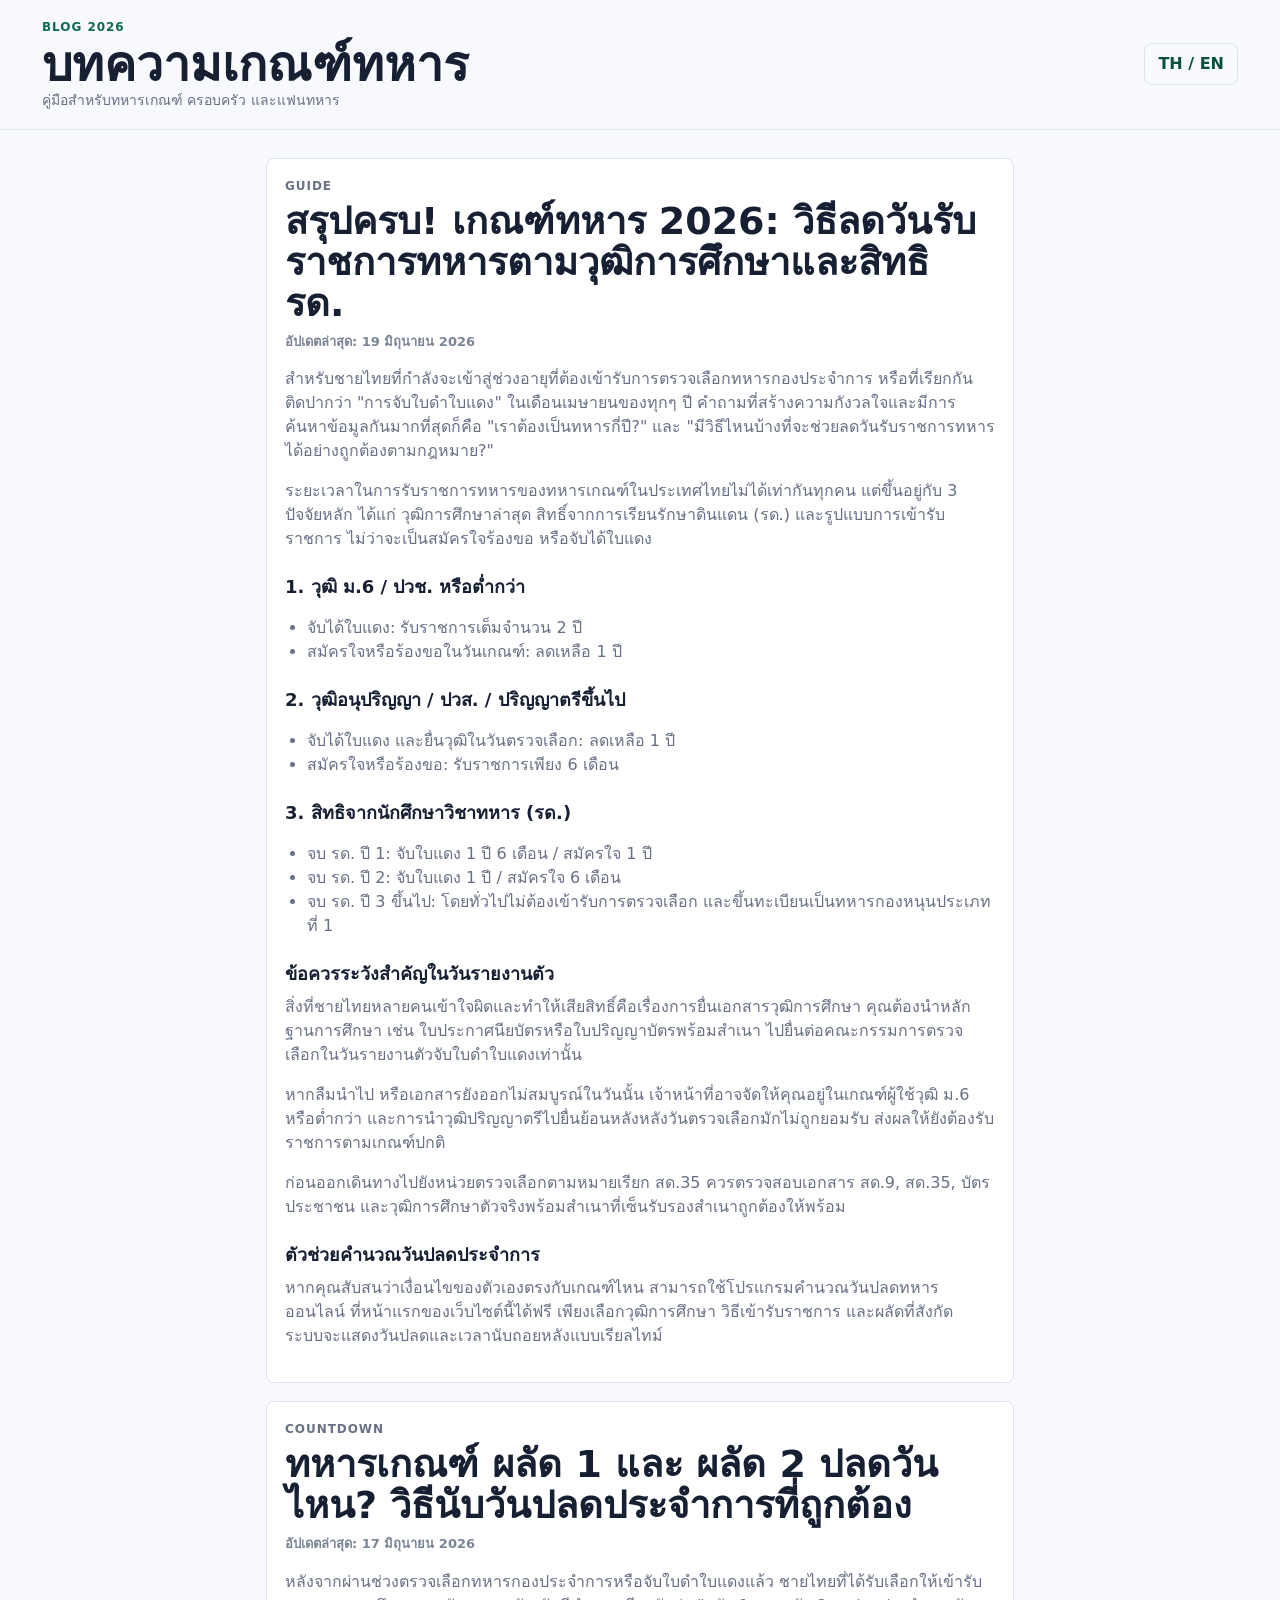
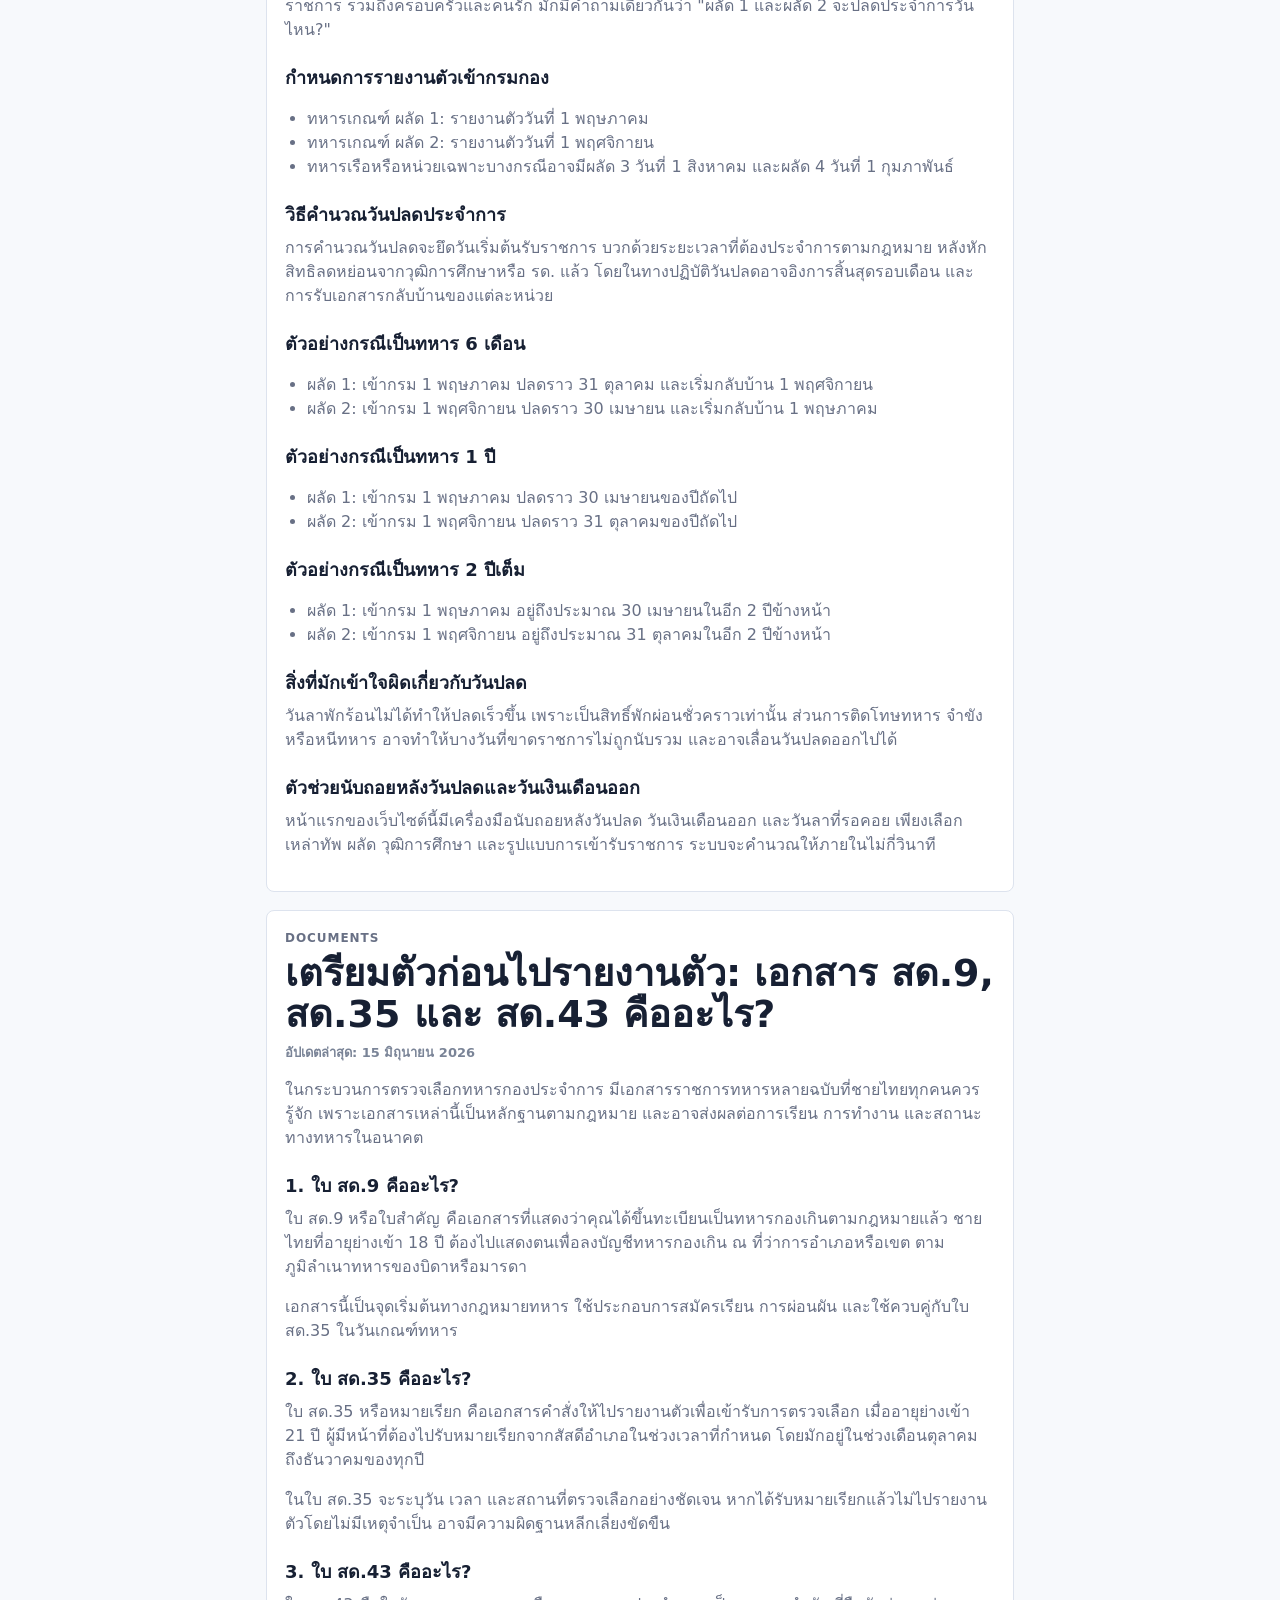
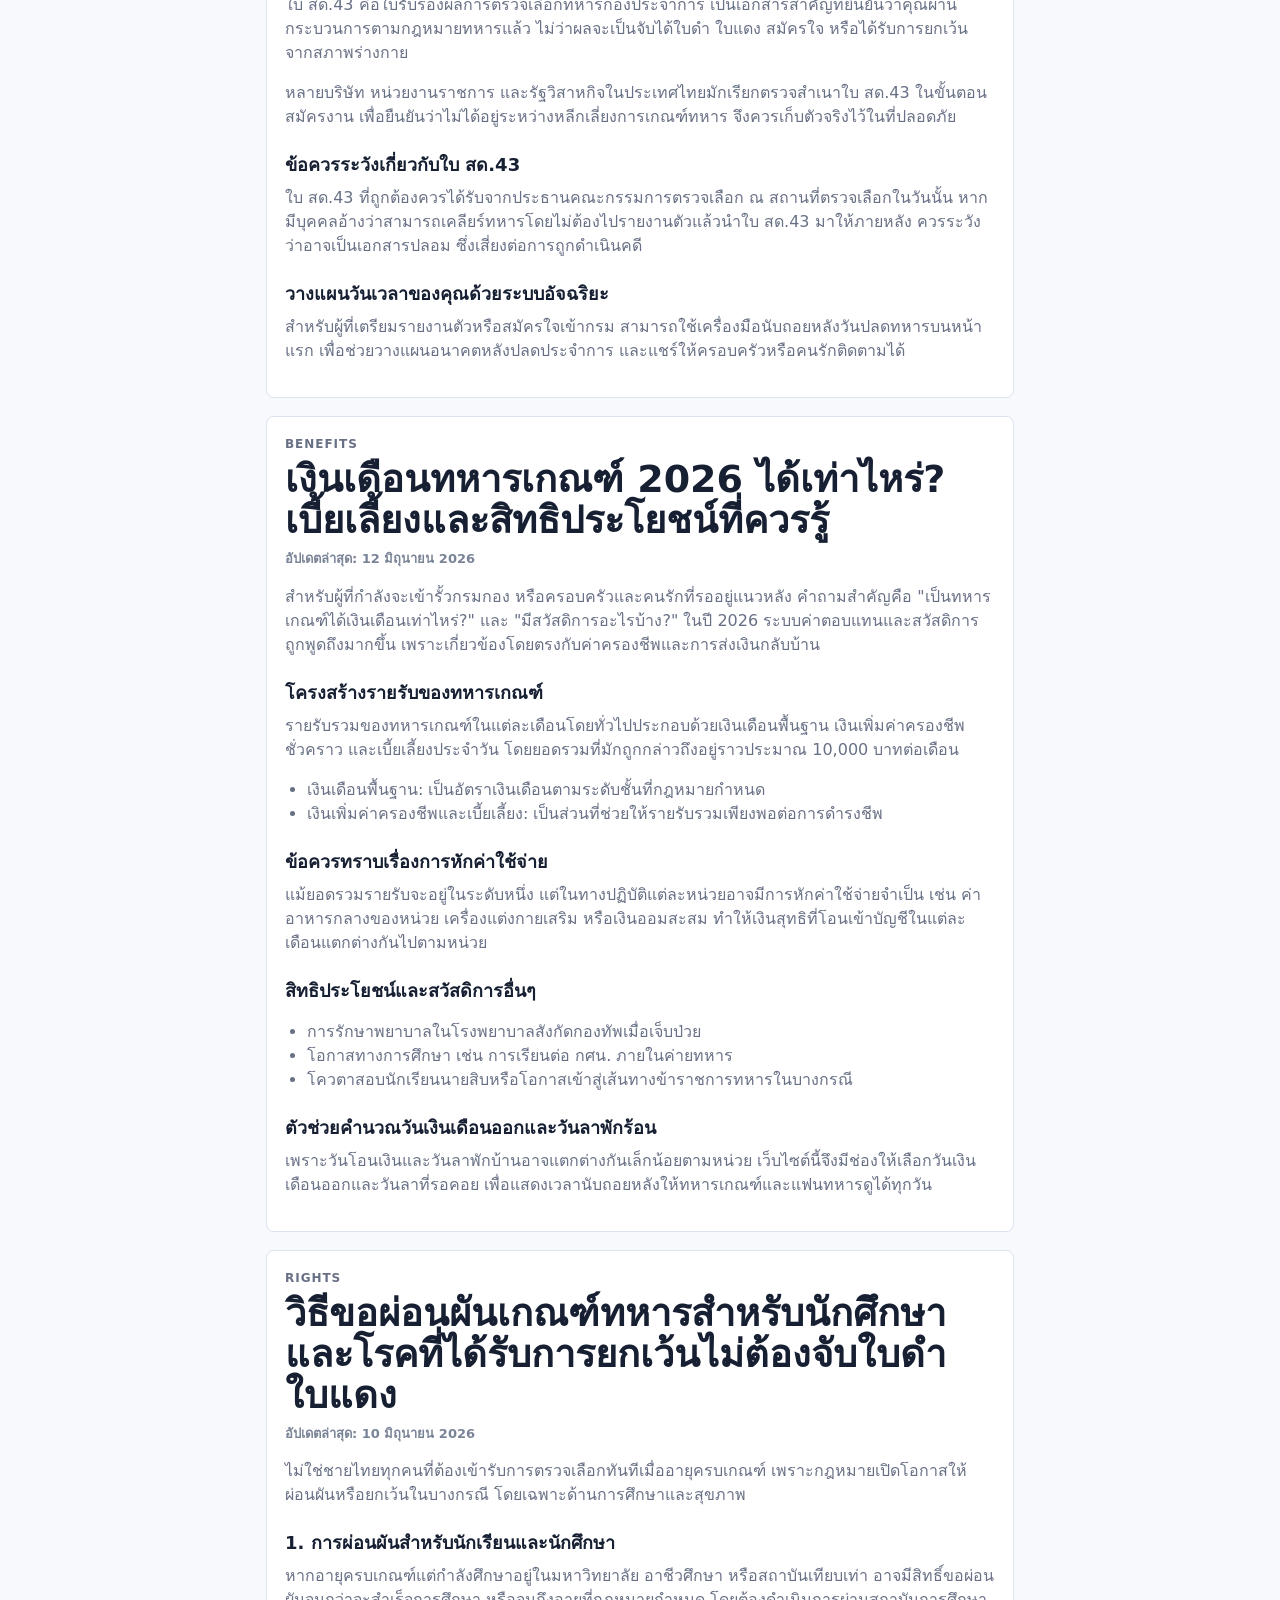
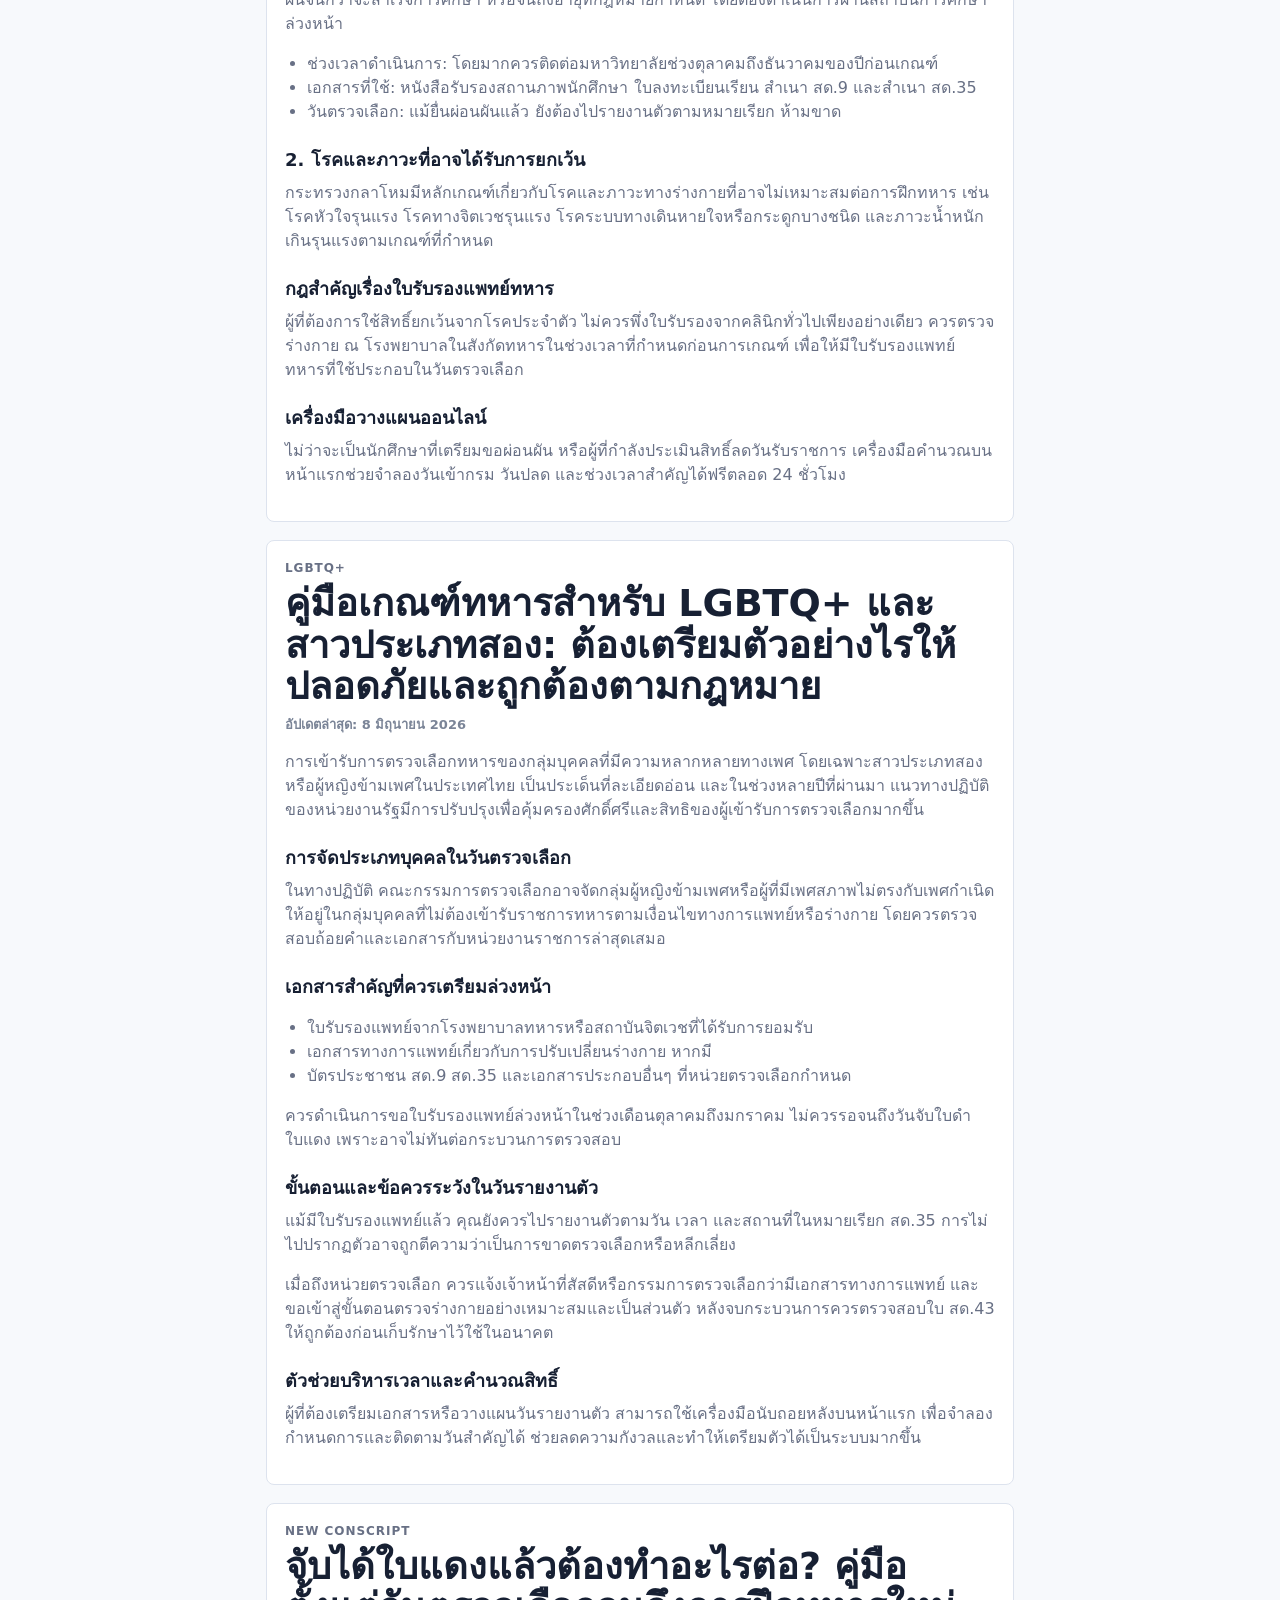
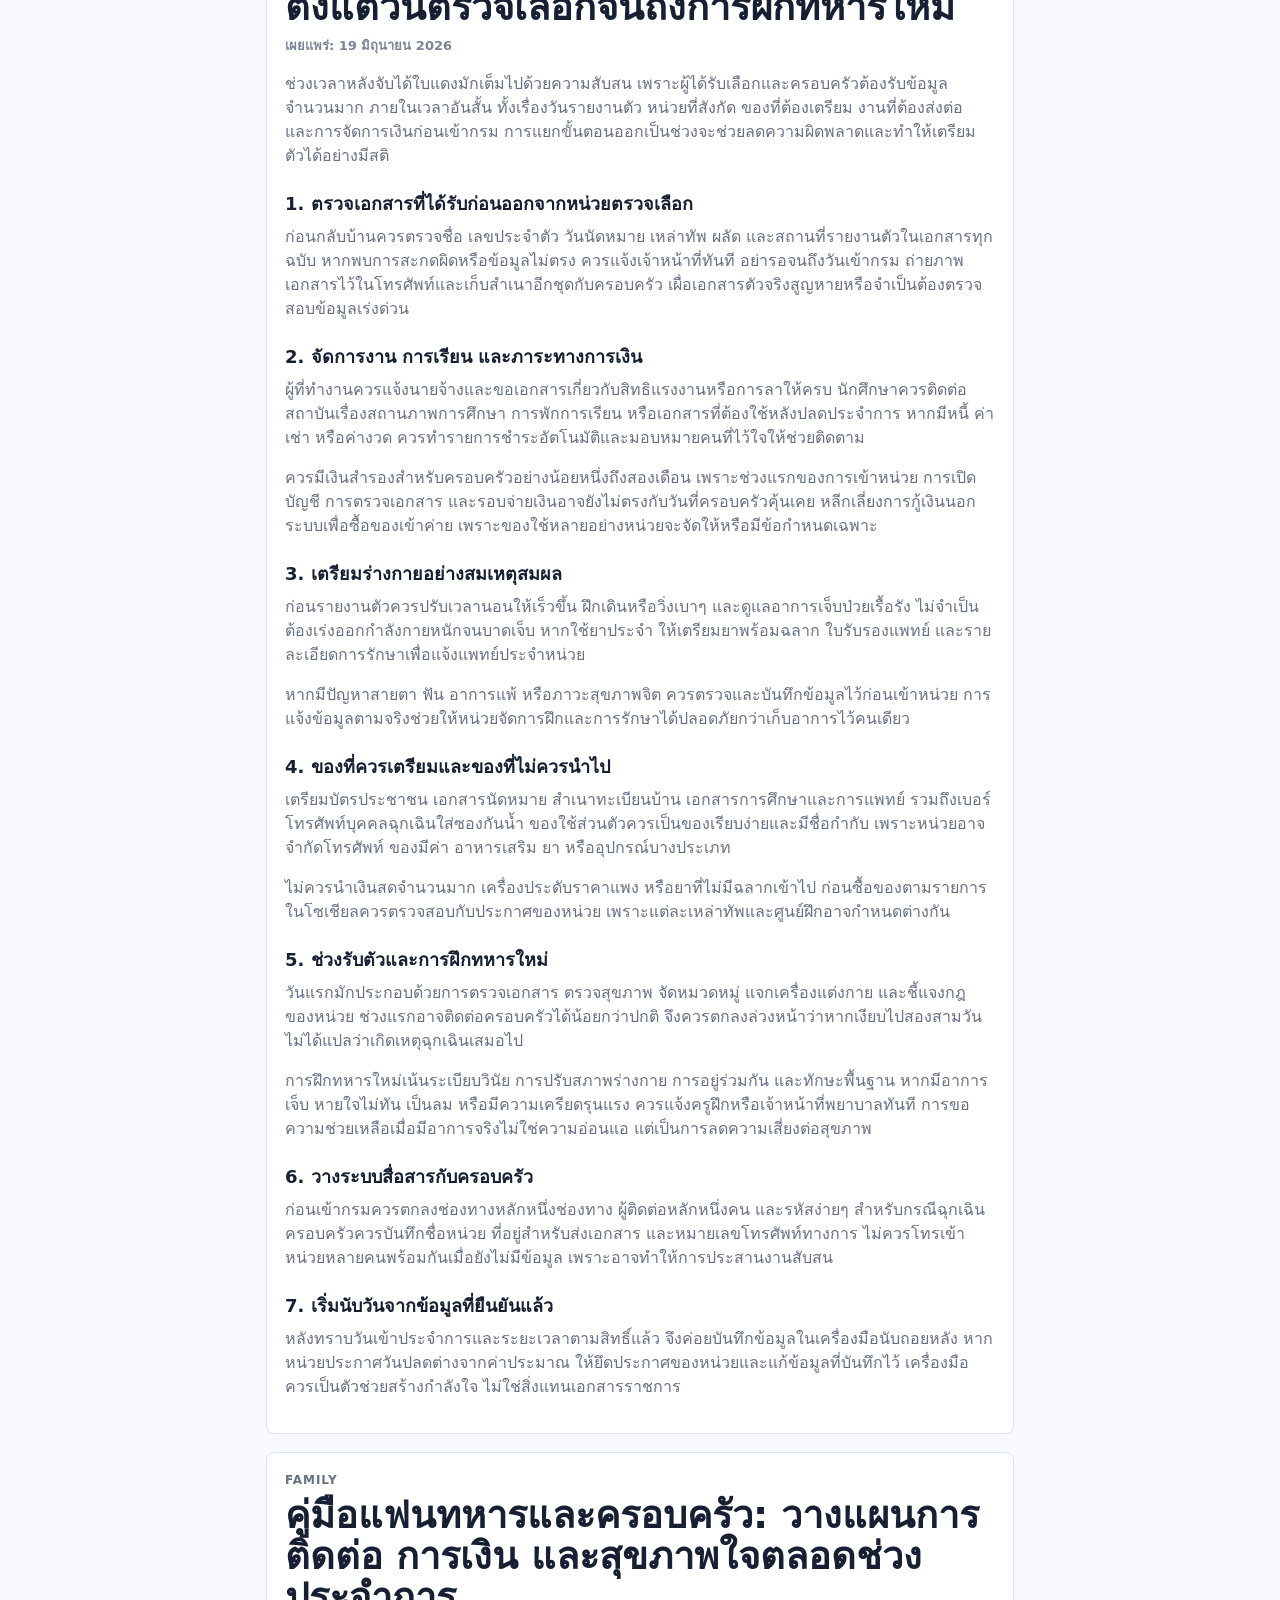
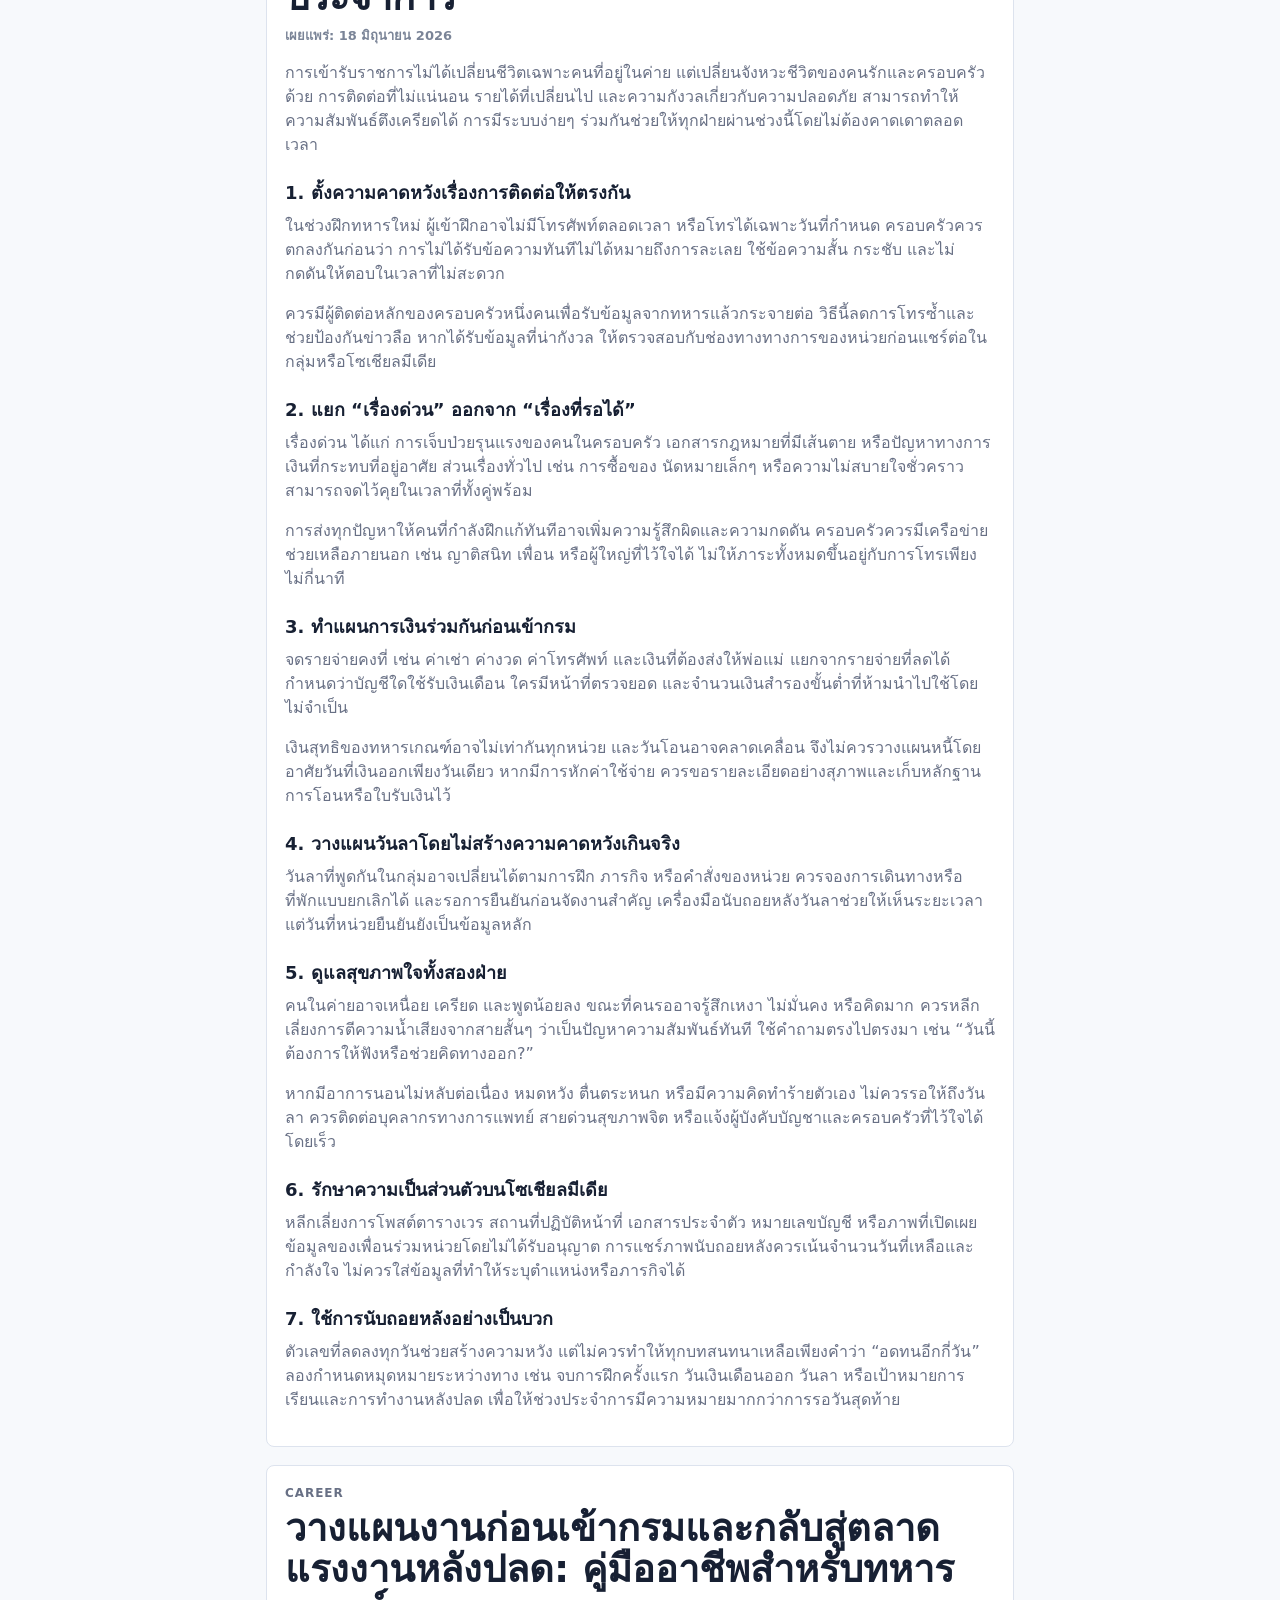
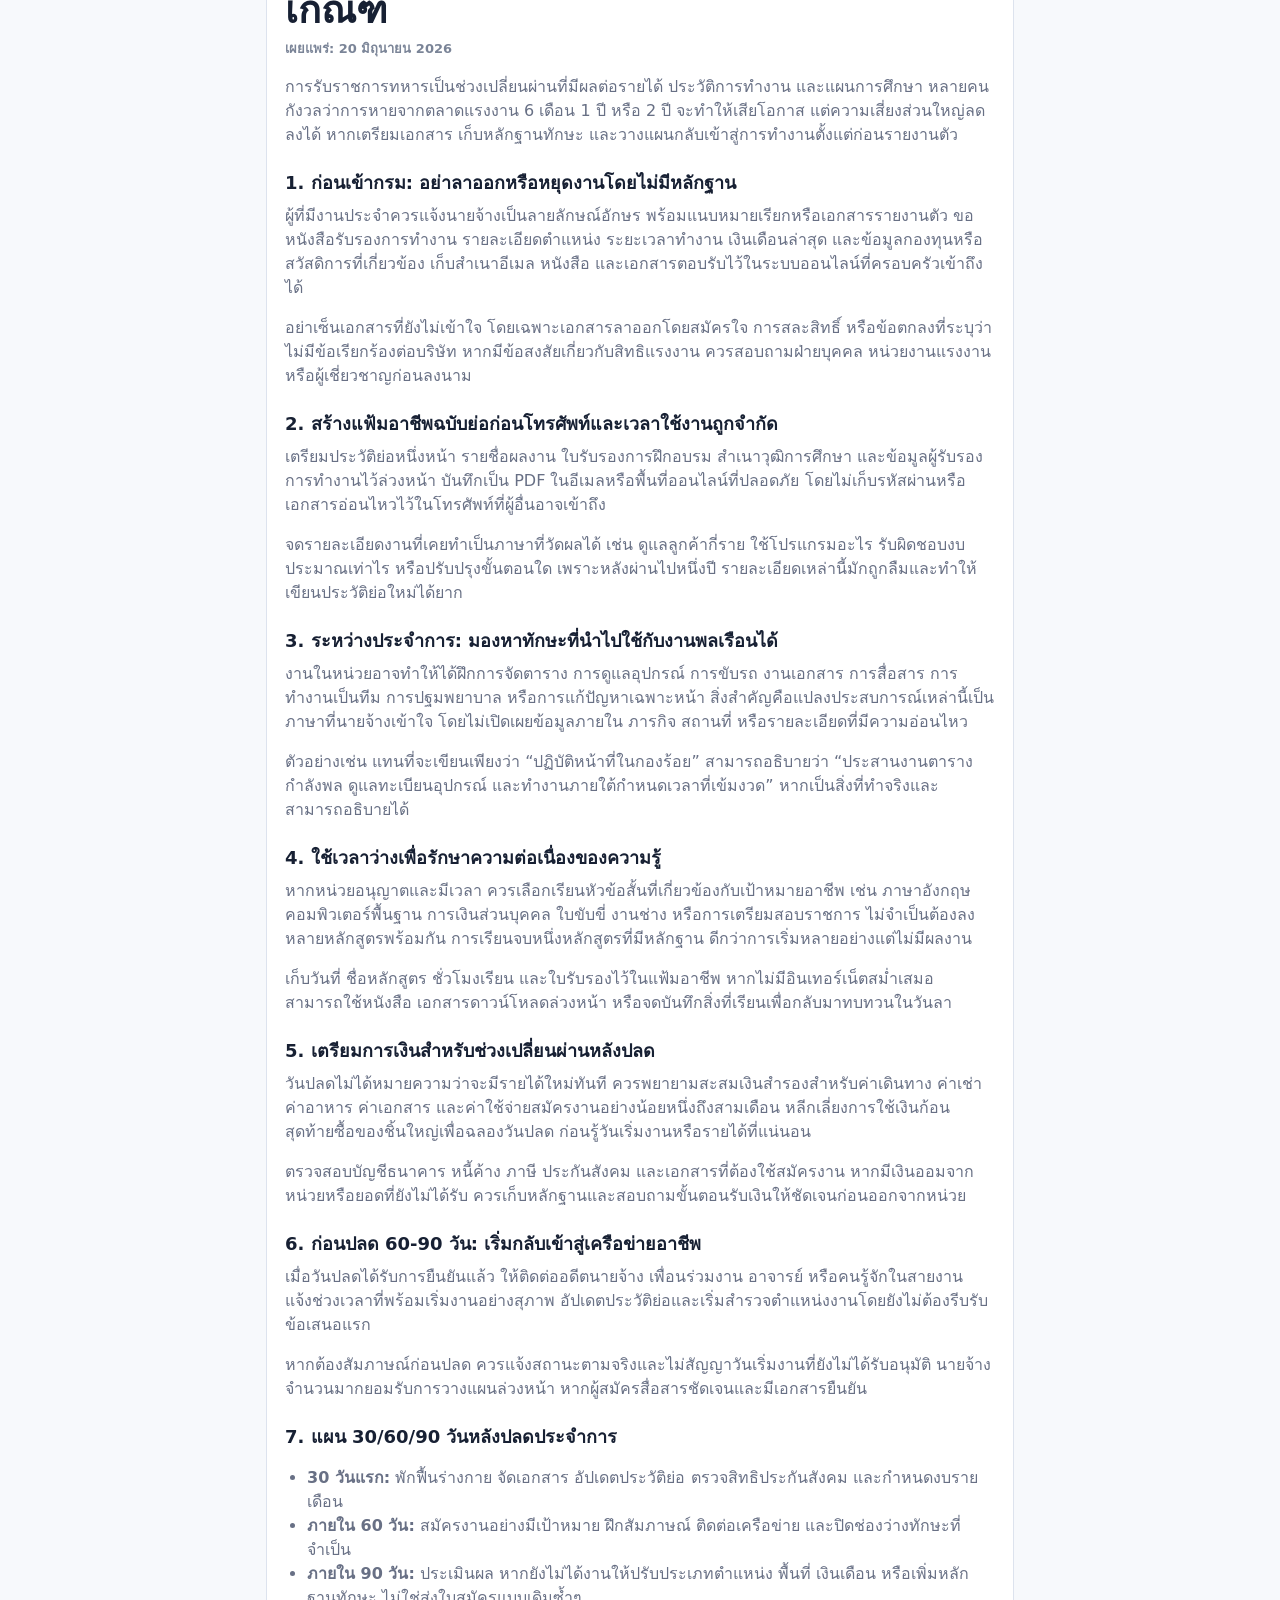
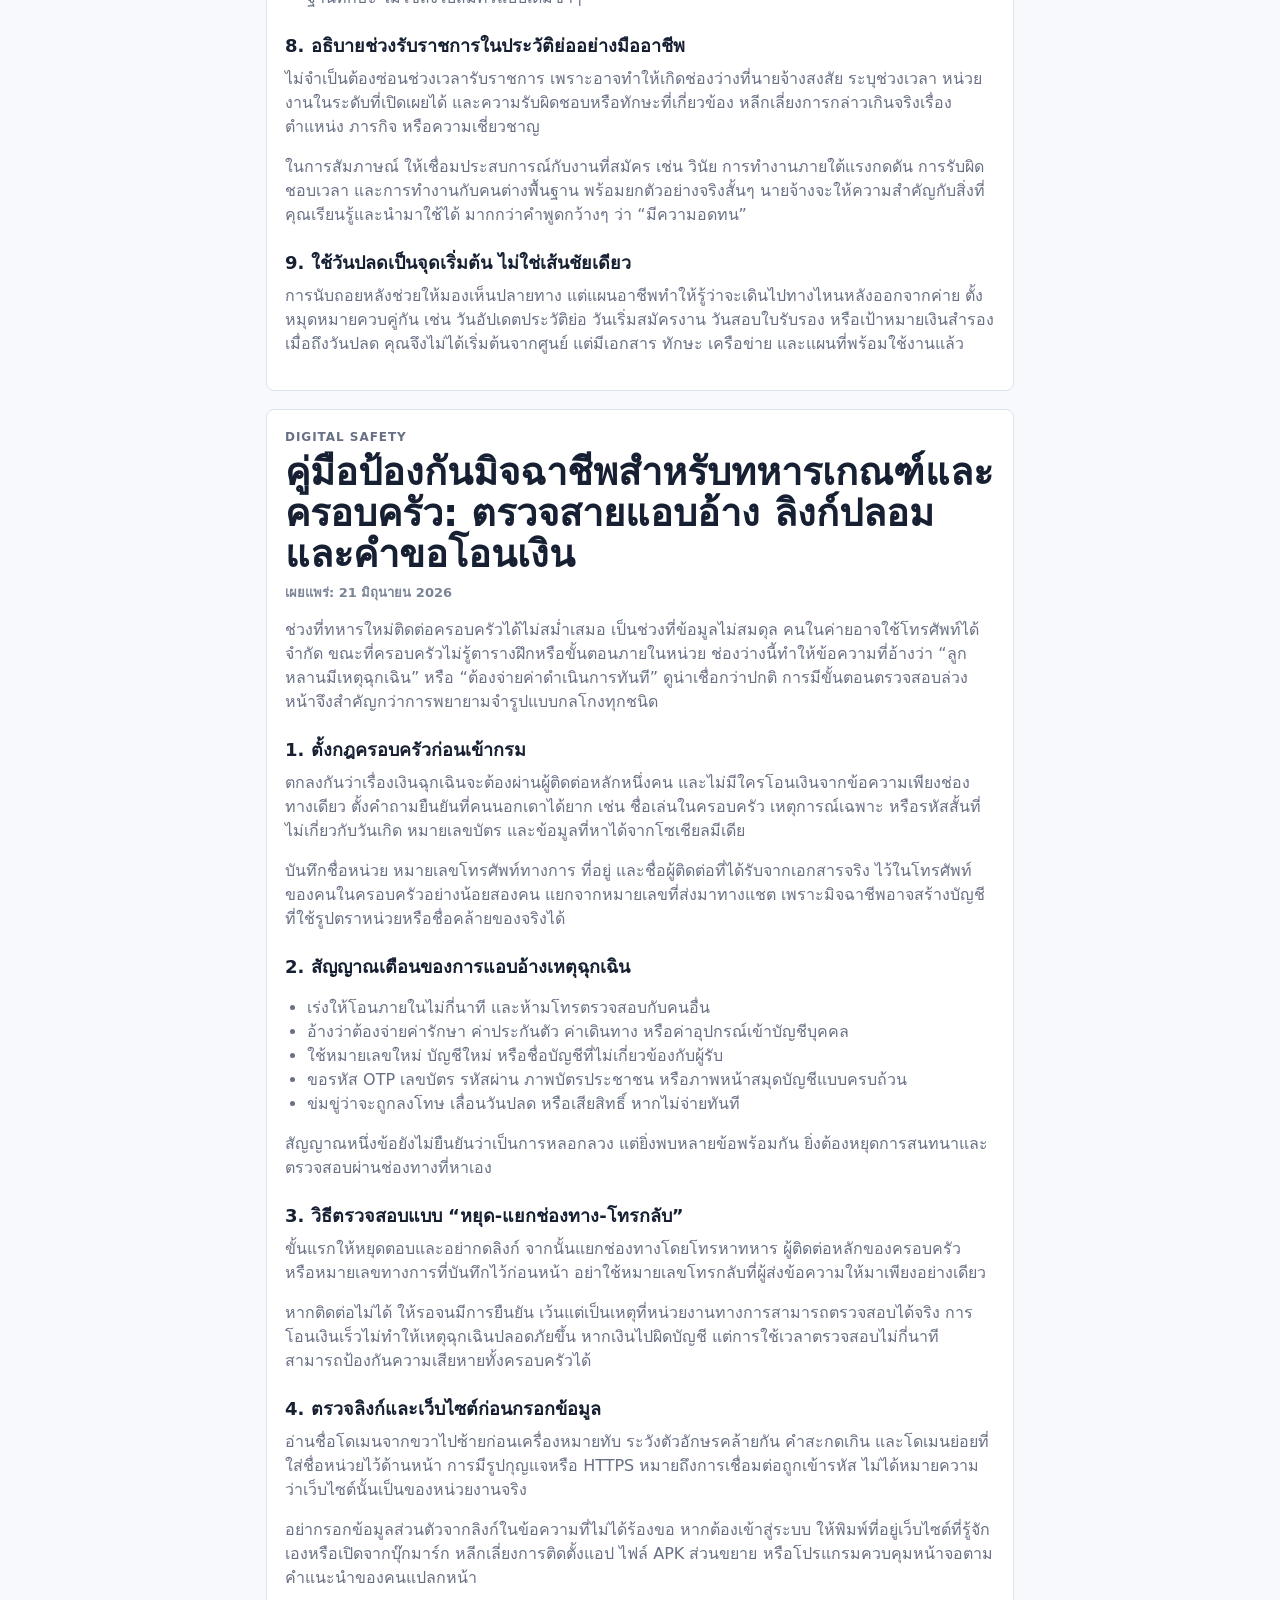
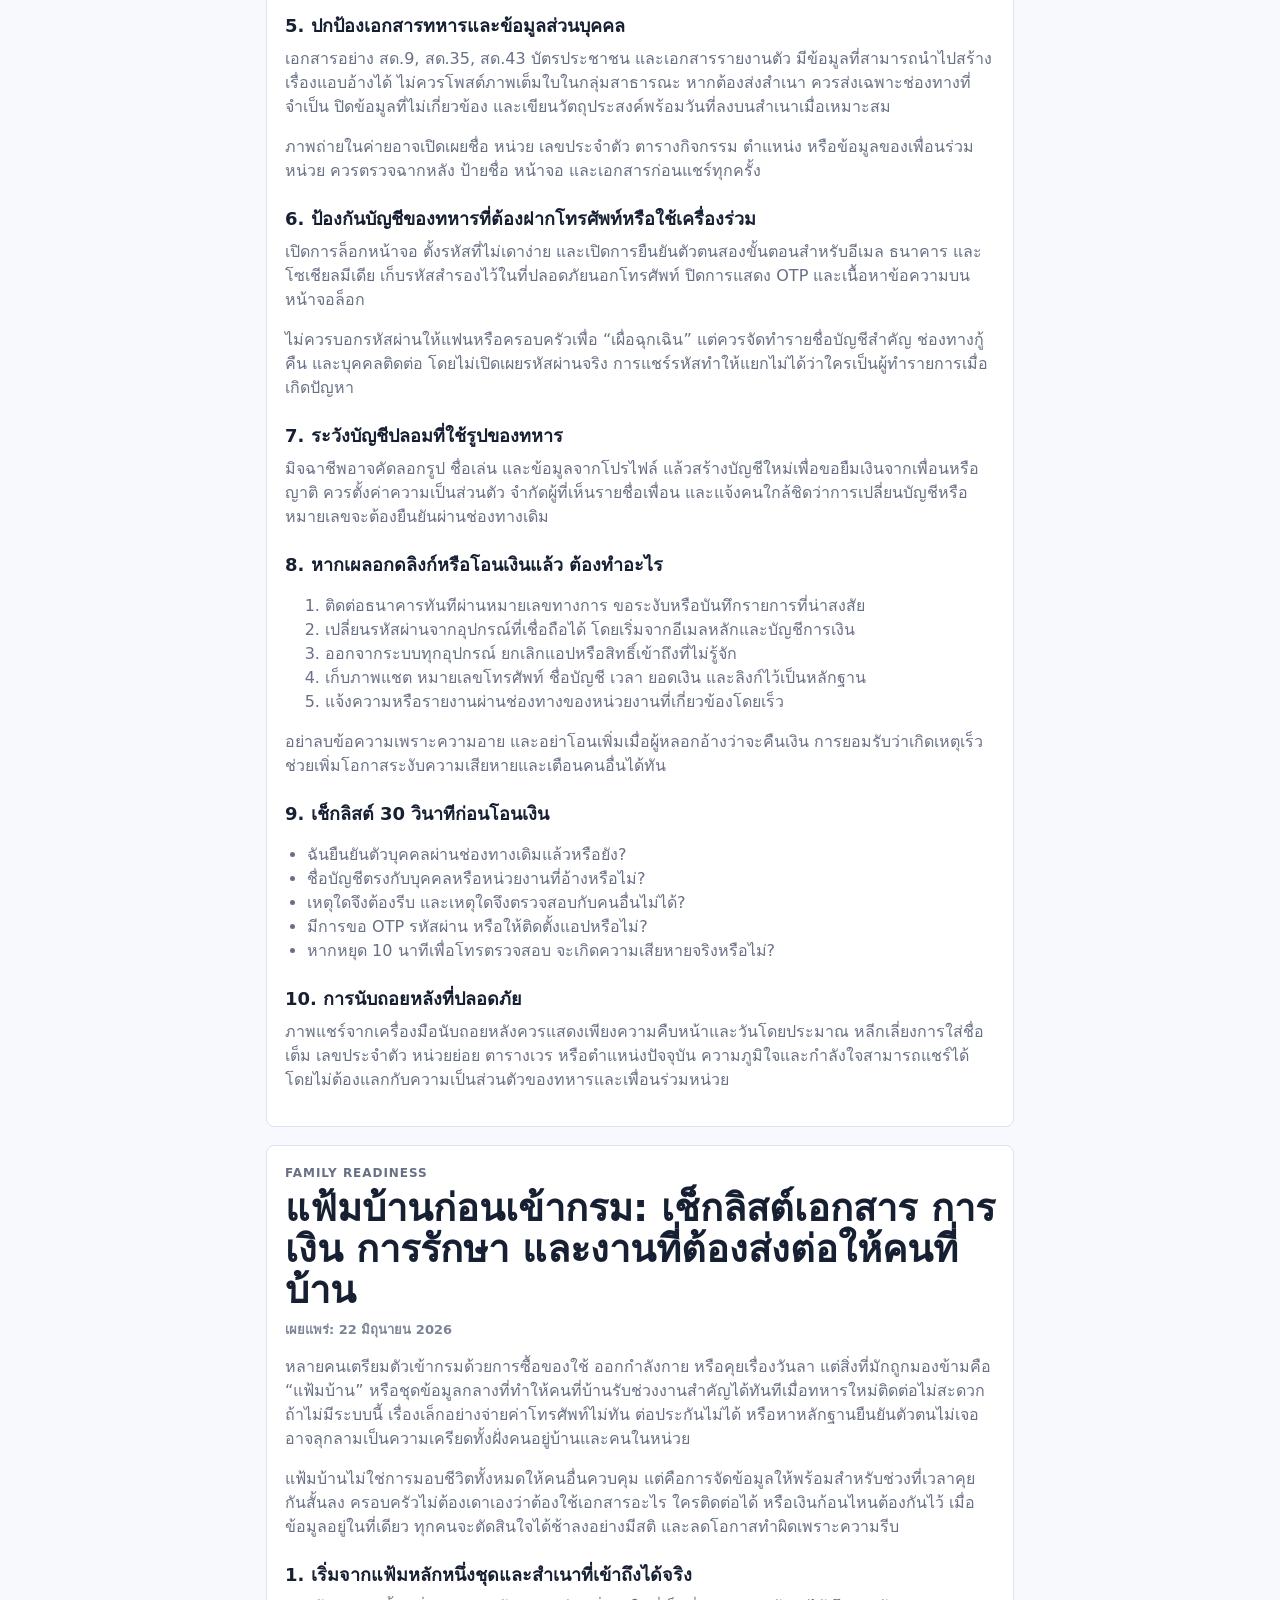
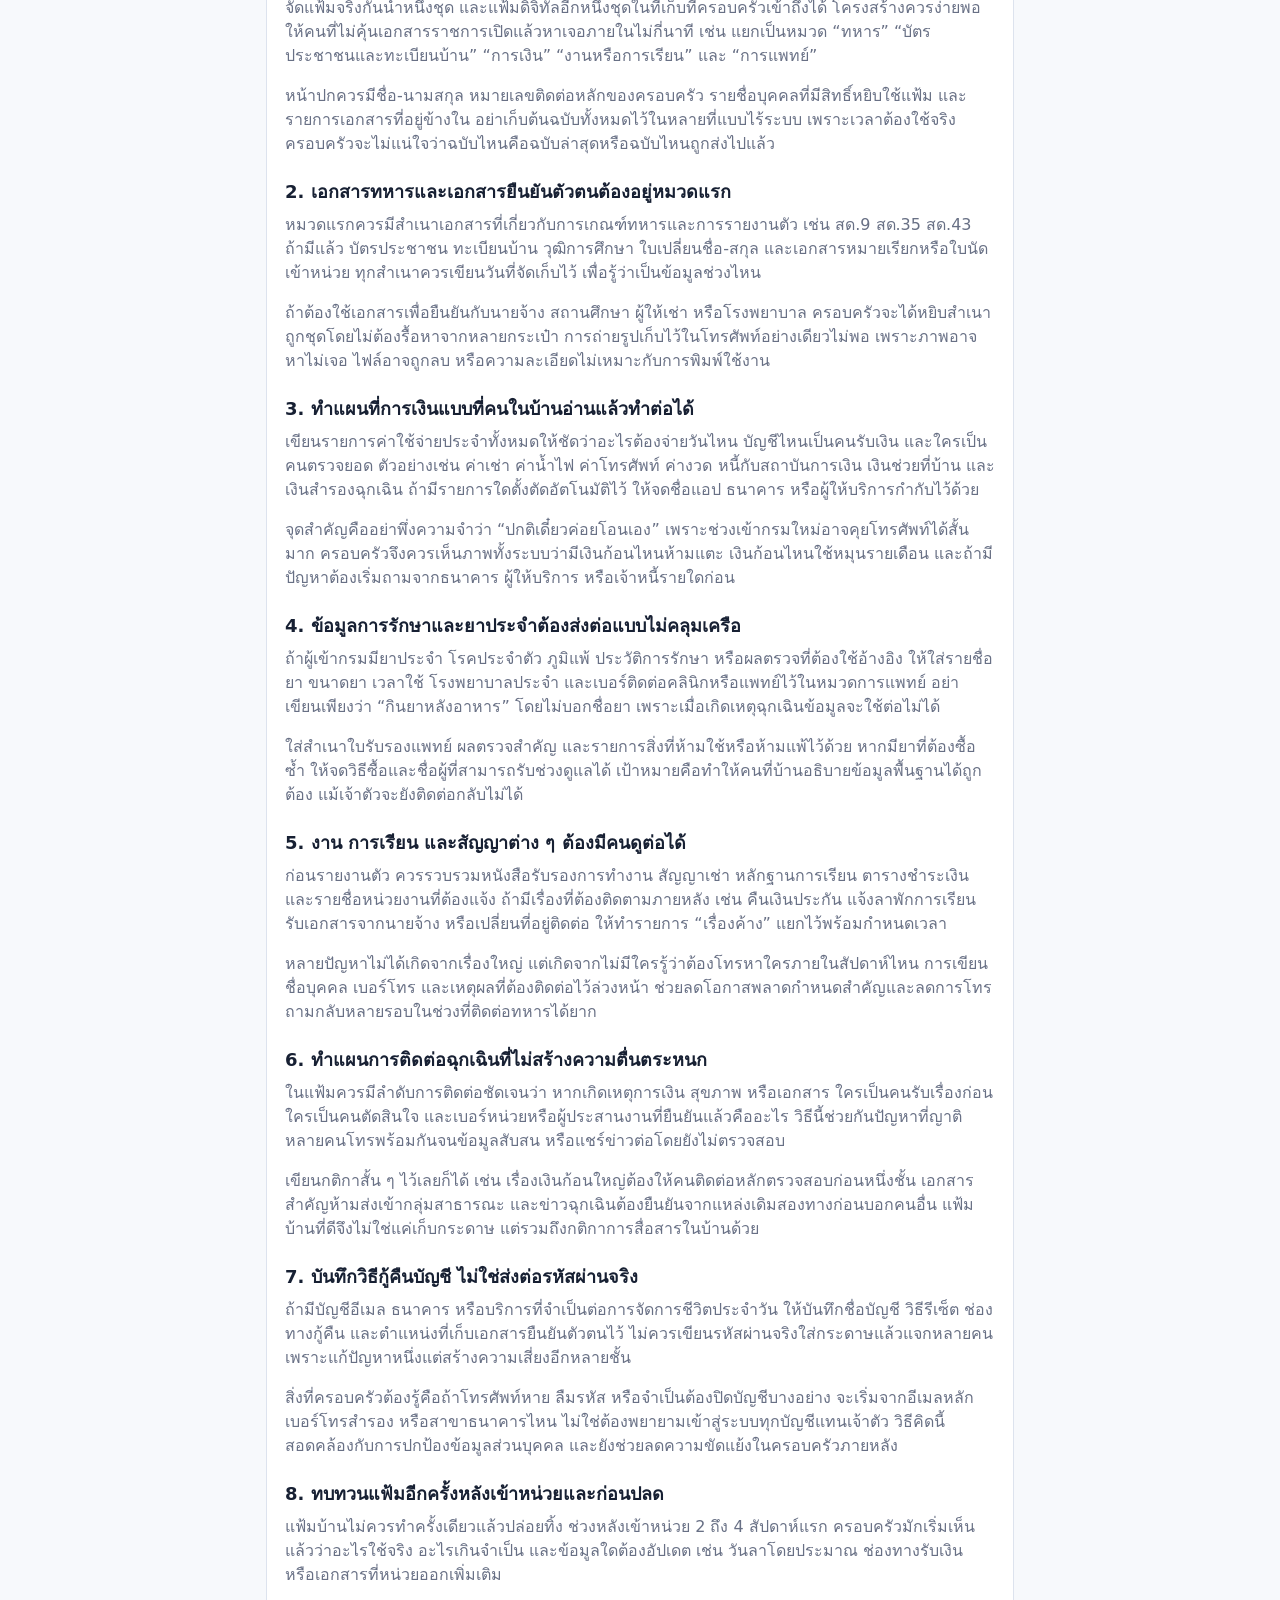
<file: blog.html>
<!doctype html>
<html lang="th">
  <head>
    <meta charset="utf-8" />
    <meta name="viewport" content="width=device-width, initial-scale=1" />
    <title>บทความเกณฑ์ทหาร 2026 | CountDownทหาร</title>
    <meta
      name="description"
      content="รวมบทความเกณฑ์ทหาร 2026 วิธีลดวันรับราชการ วันปลดทหาร เอกสาร สด.9 สด.35 สด.43 เงินเดือนทหารเกณฑ์ ผ่อนผัน และคู่มือ LGBTQ+"
    />
    <link rel="canonical" href="https://thahan.nano-tools.net/blog.html" />
    <meta property="og:title" content="บทความเกณฑ์ทหาร 2026 | CountDownทหาร" />
    <meta
      property="og:description"
      content="รวมบทความเกณฑ์ทหาร 2026 สำหรับทหารเกณฑ์ ครอบครัว และแฟนทหาร"
    />
    <meta property="og:type" content="article" />
    <meta property="og:url" content="https://thahan.nano-tools.net/blog.html" />
    <link rel="stylesheet" href="styles.css" />
  </head>
  <body class="policy-page blog-page">
    <header class="site-header">
      <div>
        <p class="eyebrow">Blog 2026</p>
        <h1>บทความเกณฑ์ทหาร</h1>
        <p class="tagline">คู่มือสำหรับทหารเกณฑ์ ครอบครัว และแฟนทหาร</p>
      </div>
      <a class="ghost-button link-button" href="blog-en.html">TH / EN</a>
    </header>

    <main>
      <article id="service-reduction">
        <p class="eyebrow">Guide</p>
        <h2>สรุปครบ! เกณฑ์ทหาร 2026: วิธีลดวันรับราชการทหารตามวุฒิการศึกษาและสิทธิ รด.</h2>
        <time class="article-date" datetime="2026-06-19">อัปเดตล่าสุด: 19 มิถุนายน 2026</time>
        <p>
          สำหรับชายไทยที่กำลังจะเข้าสู่ช่วงอายุที่ต้องเข้ารับการตรวจเลือกทหารกองประจำการ
          หรือที่เรียกกันติดปากว่า "การจับใบดำใบแดง" ในเดือนเมษายนของทุกๆ ปี
          คำถามที่สร้างความกังวลใจและมีการค้นหาข้อมูลกันมากที่สุดก็คือ
          "เราต้องเป็นทหารกี่ปี?" และ "มีวิธีไหนบ้างที่จะช่วยลดวันรับราชการทหารได้อย่างถูกต้องตามกฎหมาย?"
        </p>
        <p>
          ระยะเวลาในการรับราชการทหารของทหารเกณฑ์ในประเทศไทยไม่ได้เท่ากันทุกคน
          แต่ขึ้นอยู่กับ 3 ปัจจัยหลัก ได้แก่ วุฒิการศึกษาล่าสุด สิทธิ์จากการเรียนรักษาดินแดน (รด.)
          และรูปแบบการเข้ารับราชการ ไม่ว่าจะเป็นสมัครใจร้องขอ หรือจับได้ใบแดง
        </p>

        <h3>1. วุฒิ ม.6 / ปวช. หรือต่ำกว่า</h3>
        <ul>
          <li>จับได้ใบแดง: รับราชการเต็มจำนวน 2 ปี</li>
          <li>สมัครใจหรือร้องขอในวันเกณฑ์: ลดเหลือ 1 ปี</li>
        </ul>

        <h3>2. วุฒิอนุปริญญา / ปวส. / ปริญญาตรีขึ้นไป</h3>
        <ul>
          <li>จับได้ใบแดง และยื่นวุฒิในวันตรวจเลือก: ลดเหลือ 1 ปี</li>
          <li>สมัครใจหรือร้องขอ: รับราชการเพียง 6 เดือน</li>
        </ul>

        <h3>3. สิทธิจากนักศึกษาวิชาทหาร (รด.)</h3>
        <ul>
          <li>จบ รด. ปี 1: จับใบแดง 1 ปี 6 เดือน / สมัครใจ 1 ปี</li>
          <li>จบ รด. ปี 2: จับใบแดง 1 ปี / สมัครใจ 6 เดือน</li>
          <li>จบ รด. ปี 3 ขึ้นไป: โดยทั่วไปไม่ต้องเข้ารับการตรวจเลือก และขึ้นทะเบียนเป็นทหารกองหนุนประเภทที่ 1</li>
        </ul>

        <h3>ข้อควรระวังสำคัญในวันรายงานตัว</h3>
        <p>
          สิ่งที่ชายไทยหลายคนเข้าใจผิดและทำให้เสียสิทธิ์คือเรื่องการยื่นเอกสารวุฒิการศึกษา
          คุณต้องนำหลักฐานการศึกษา เช่น ใบประกาศนียบัตรหรือใบปริญญาบัตรพร้อมสำเนา
          ไปยื่นต่อคณะกรรมการตรวจเลือกในวันรายงานตัวจับใบดำใบแดงเท่านั้น
        </p>
        <p>
          หากลืมนำไป หรือเอกสารยังออกไม่สมบูรณ์ในวันนั้น เจ้าหน้าที่อาจจัดให้คุณอยู่ในเกณฑ์ผู้ใช้วุฒิ ม.6
          หรือต่ำกว่า และการนำวุฒิปริญญาตรีไปยื่นย้อนหลังหลังวันตรวจเลือกมักไม่ถูกยอมรับ
          ส่งผลให้ยังต้องรับราชการตามเกณฑ์ปกติ
        </p>
        <p>
          ก่อนออกเดินทางไปยังหน่วยตรวจเลือกตามหมายเรียก สด.35 ควรตรวจสอบเอกสาร สด.9, สด.35,
          บัตรประชาชน และวุฒิการศึกษาตัวจริงพร้อมสำเนาที่เซ็นรับรองสำเนาถูกต้องให้พร้อม
        </p>

        <h3>ตัวช่วยคำนวณวันปลดประจำการ</h3>
        <p>
          หากคุณสับสนว่าเงื่อนไขของตัวเองตรงกับเกณฑ์ไหน สามารถใช้โปรแกรมคำนวณวันปลดทหารออนไลน์
          ที่หน้าแรกของเว็บไซต์นี้ได้ฟรี เพียงเลือกวุฒิการศึกษา วิธีเข้ารับราชการ และผลัดที่สังกัด
          ระบบจะแสดงวันปลดและเวลานับถอยหลังแบบเรียลไทม์
        </p>
      </article>

      <article id="discharge-date">
        <p class="eyebrow">Countdown</p>
        <h2>ทหารเกณฑ์ ผลัด 1 และ ผลัด 2 ปลดวันไหน? วิธีนับวันปลดประจำการที่ถูกต้อง</h2>
        <time class="article-date" datetime="2026-06-17">อัปเดตล่าสุด: 17 มิถุนายน 2026</time>
        <p>
          หลังจากผ่านช่วงตรวจเลือกทหารกองประจำการหรือจับใบดำใบแดงแล้ว
          ชายไทยที่ได้รับเลือกให้เข้ารับราชการ รวมถึงครอบครัวและคนรัก
          มักมีคำถามเดียวกันว่า "ผลัด 1 และผลัด 2 จะปลดประจำการวันไหน?"
        </p>

        <h3>กำหนดการรายงานตัวเข้ากรมกอง</h3>
        <ul>
          <li>ทหารเกณฑ์ ผลัด 1: รายงานตัววันที่ 1 พฤษภาคม</li>
          <li>ทหารเกณฑ์ ผลัด 2: รายงานตัววันที่ 1 พฤศจิกายน</li>
          <li>ทหารเรือหรือหน่วยเฉพาะบางกรณีอาจมีผลัด 3 วันที่ 1 สิงหาคม และผลัด 4 วันที่ 1 กุมภาพันธ์</li>
        </ul>

        <h3>วิธีคำนวณวันปลดประจำการ</h3>
        <p>
          การคำนวณวันปลดจะยึดวันเริ่มต้นรับราชการ บวกด้วยระยะเวลาที่ต้องประจำการตามกฎหมาย
          หลังหักสิทธิลดหย่อนจากวุฒิการศึกษาหรือ รด. แล้ว โดยในทางปฏิบัติวันปลดอาจอิงการสิ้นสุดรอบเดือน
          และการรับเอกสารกลับบ้านของแต่ละหน่วย
        </p>

        <h3>ตัวอย่างกรณีเป็นทหาร 6 เดือน</h3>
        <ul>
          <li>ผลัด 1: เข้ากรม 1 พฤษภาคม ปลดราว 31 ตุลาคม และเริ่มกลับบ้าน 1 พฤศจิกายน</li>
          <li>ผลัด 2: เข้ากรม 1 พฤศจิกายน ปลดราว 30 เมษายน และเริ่มกลับบ้าน 1 พฤษภาคม</li>
        </ul>

        <h3>ตัวอย่างกรณีเป็นทหาร 1 ปี</h3>
        <ul>
          <li>ผลัด 1: เข้ากรม 1 พฤษภาคม ปลดราว 30 เมษายนของปีถัดไป</li>
          <li>ผลัด 2: เข้ากรม 1 พฤศจิกายน ปลดราว 31 ตุลาคมของปีถัดไป</li>
        </ul>

        <h3>ตัวอย่างกรณีเป็นทหาร 2 ปีเต็ม</h3>
        <ul>
          <li>ผลัด 1: เข้ากรม 1 พฤษภาคม อยู่ถึงประมาณ 30 เมษายนในอีก 2 ปีข้างหน้า</li>
          <li>ผลัด 2: เข้ากรม 1 พฤศจิกายน อยู่ถึงประมาณ 31 ตุลาคมในอีก 2 ปีข้างหน้า</li>
        </ul>

        <h3>สิ่งที่มักเข้าใจผิดเกี่ยวกับวันปลด</h3>
        <p>
          วันลาพักร้อนไม่ได้ทำให้ปลดเร็วขึ้น เพราะเป็นสิทธิ์พักผ่อนชั่วคราวเท่านั้น
          ส่วนการติดโทษทหาร จำขัง หรือหนีทหาร อาจทำให้บางวันที่ขาดราชการไม่ถูกนับรวม
          และอาจเลื่อนวันปลดออกไปได้
        </p>

        <h3>ตัวช่วยนับถอยหลังวันปลดและวันเงินเดือนออก</h3>
        <p>
          หน้าแรกของเว็บไซต์นี้มีเครื่องมือนับถอยหลังวันปลด วันเงินเดือนออก และวันลาที่รอคอย
          เพียงเลือกเหล่าทัพ ผลัด วุฒิการศึกษา และรูปแบบการเข้ารับราชการ
          ระบบจะคำนวณให้ภายในไม่กี่วินาที
        </p>
      </article>

      <article id="military-documents">
        <p class="eyebrow">Documents</p>
        <h2>เตรียมตัวก่อนไปรายงานตัว: เอกสาร สด.9, สด.35 และ สด.43 คืออะไร?</h2>
        <time class="article-date" datetime="2026-06-15">อัปเดตล่าสุด: 15 มิถุนายน 2026</time>
        <p>
          ในกระบวนการตรวจเลือกทหารกองประจำการ มีเอกสารราชการทหารหลายฉบับที่ชายไทยทุกคนควรรู้จัก
          เพราะเอกสารเหล่านี้เป็นหลักฐานตามกฎหมาย และอาจส่งผลต่อการเรียน การทำงาน และสถานะทางทหารในอนาคต
        </p>

        <h3>1. ใบ สด.9 คืออะไร?</h3>
        <p>
          ใบ สด.9 หรือใบสำคัญ คือเอกสารที่แสดงว่าคุณได้ขึ้นทะเบียนเป็นทหารกองเกินตามกฎหมายแล้ว
          ชายไทยที่อายุย่างเข้า 18 ปี ต้องไปแสดงตนเพื่อลงบัญชีทหารกองเกิน ณ ที่ว่าการอำเภอหรือเขต
          ตามภูมิลำเนาทหารของบิดาหรือมารดา
        </p>
        <p>
          เอกสารนี้เป็นจุดเริ่มต้นทางกฎหมายทหาร ใช้ประกอบการสมัครเรียน การผ่อนผัน
          และใช้ควบคู่กับใบ สด.35 ในวันเกณฑ์ทหาร
        </p>

        <h3>2. ใบ สด.35 คืออะไร?</h3>
        <p>
          ใบ สด.35 หรือหมายเรียก คือเอกสารคำสั่งให้ไปรายงานตัวเพื่อเข้ารับการตรวจเลือก
          เมื่ออายุย่างเข้า 21 ปี ผู้มีหน้าที่ต้องไปรับหมายเรียกจากสัสดีอำเภอในช่วงเวลาที่กำหนด
          โดยมักอยู่ในช่วงเดือนตุลาคมถึงธันวาคมของทุกปี
        </p>
        <p>
          ในใบ สด.35 จะระบุวัน เวลา และสถานที่ตรวจเลือกอย่างชัดเจน
          หากได้รับหมายเรียกแล้วไม่ไปรายงานตัวโดยไม่มีเหตุจำเป็น อาจมีความผิดฐานหลีกเลี่ยงขัดขืน
        </p>

        <h3>3. ใบ สด.43 คืออะไร?</h3>
        <p>
          ใบ สด.43 คือใบรับรองผลการตรวจเลือกทหารกองประจำการ
          เป็นเอกสารสำคัญที่ยืนยันว่าคุณผ่านกระบวนการตามกฎหมายทหารแล้ว
          ไม่ว่าผลจะเป็นจับได้ใบดำ ใบแดง สมัครใจ หรือได้รับการยกเว้นจากสภาพร่างกาย
        </p>
        <p>
          หลายบริษัท หน่วยงานราชการ และรัฐวิสาหกิจในประเทศไทยมักเรียกตรวจสำเนาใบ สด.43
          ในขั้นตอนสมัครงาน เพื่อยืนยันว่าไม่ได้อยู่ระหว่างหลีกเลี่ยงการเกณฑ์ทหาร
          จึงควรเก็บตัวจริงไว้ในที่ปลอดภัย
        </p>

        <h3>ข้อควรระวังเกี่ยวกับใบ สด.43</h3>
        <p>
          ใบ สด.43 ที่ถูกต้องควรได้รับจากประธานคณะกรรมการตรวจเลือก ณ สถานที่ตรวจเลือกในวันนั้น
          หากมีบุคคลอ้างว่าสามารถเคลียร์ทหารโดยไม่ต้องไปรายงานตัวแล้วนำใบ สด.43 มาให้ภายหลัง
          ควรระวังว่าอาจเป็นเอกสารปลอม ซึ่งเสี่ยงต่อการถูกดำเนินคดี
        </p>

        <h3>วางแผนวันเวลาของคุณด้วยระบบอัจฉริยะ</h3>
        <p>
          สำหรับผู้ที่เตรียมรายงานตัวหรือสมัครใจเข้ากรม สามารถใช้เครื่องมือนับถอยหลังวันปลดทหารบนหน้าแรก
          เพื่อช่วยวางแผนอนาคตหลังปลดประจำการ และแชร์ให้ครอบครัวหรือคนรักติดตามได้
        </p>
      </article>

      <article id="salary-benefits">
        <p class="eyebrow">Benefits</p>
        <h2>เงินเดือนทหารเกณฑ์ 2026 ได้เท่าไหร่? เบี้ยเลี้ยงและสิทธิประโยชน์ที่ควรรู้</h2>
        <time class="article-date" datetime="2026-06-12">อัปเดตล่าสุด: 12 มิถุนายน 2026</time>
        <p>
          สำหรับผู้ที่กำลังจะเข้ารั้วกรมกอง หรือครอบครัวและคนรักที่รออยู่แนวหลัง
          คำถามสำคัญคือ "เป็นทหารเกณฑ์ได้เงินเดือนเท่าไหร่?"
          และ "มีสวัสดิการอะไรบ้าง?" ในปี 2026 ระบบค่าตอบแทนและสวัสดิการถูกพูดถึงมากขึ้น
          เพราะเกี่ยวข้องโดยตรงกับค่าครองชีพและการส่งเงินกลับบ้าน
        </p>

        <h3>โครงสร้างรายรับของทหารเกณฑ์</h3>
        <p>
          รายรับรวมของทหารเกณฑ์ในแต่ละเดือนโดยทั่วไปประกอบด้วยเงินเดือนพื้นฐาน
          เงินเพิ่มค่าครองชีพชั่วคราว และเบี้ยเลี้ยงประจำวัน
          โดยยอดรวมที่มักถูกกล่าวถึงอยู่ราวประมาณ 10,000 บาทต่อเดือน
        </p>
        <ul>
          <li>เงินเดือนพื้นฐาน: เป็นอัตราเงินเดือนตามระดับชั้นที่กฎหมายกำหนด</li>
          <li>เงินเพิ่มค่าครองชีพและเบี้ยเลี้ยง: เป็นส่วนที่ช่วยให้รายรับรวมเพียงพอต่อการดำรงชีพ</li>
        </ul>

        <h3>ข้อควรทราบเรื่องการหักค่าใช้จ่าย</h3>
        <p>
          แม้ยอดรวมรายรับจะอยู่ในระดับหนึ่ง แต่ในทางปฏิบัติแต่ละหน่วยอาจมีการหักค่าใช้จ่ายจำเป็น
          เช่น ค่าอาหารกลางของหน่วย เครื่องแต่งกายเสริม หรือเงินออมสะสม
          ทำให้เงินสุทธิที่โอนเข้าบัญชีในแต่ละเดือนแตกต่างกันไปตามหน่วย
        </p>

        <h3>สิทธิประโยชน์และสวัสดิการอื่นๆ</h3>
        <ul>
          <li>การรักษาพยาบาลในโรงพยาบาลสังกัดกองทัพเมื่อเจ็บป่วย</li>
          <li>โอกาสทางการศึกษา เช่น การเรียนต่อ กศน. ภายในค่ายทหาร</li>
          <li>โควตาสอบนักเรียนนายสิบหรือโอกาสเข้าสู่เส้นทางข้าราชการทหารในบางกรณี</li>
        </ul>

        <h3>ตัวช่วยคำนวณวันเงินเดือนออกและวันลาพักร้อน</h3>
        <p>
          เพราะวันโอนเงินและวันลาพักบ้านอาจแตกต่างกันเล็กน้อยตามหน่วย
          เว็บไซต์นี้จึงมีช่องให้เลือกวันเงินเดือนออกและวันลาที่รอคอย
          เพื่อแสดงเวลานับถอยหลังให้ทหารเกณฑ์และแฟนทหารดูได้ทุกวัน
        </p>
      </article>

      <article id="postponement-health">
        <p class="eyebrow">Rights</p>
        <h2>วิธีขอผ่อนผันเกณฑ์ทหารสำหรับนักศึกษา และโรคที่ได้รับการยกเว้นไม่ต้องจับใบดำใบแดง</h2>
        <time class="article-date" datetime="2026-06-10">อัปเดตล่าสุด: 10 มิถุนายน 2026</time>
        <p>
          ไม่ใช่ชายไทยทุกคนที่ต้องเข้ารับการตรวจเลือกทันทีเมื่ออายุครบเกณฑ์
          เพราะกฎหมายเปิดโอกาสให้ผ่อนผันหรือยกเว้นในบางกรณี โดยเฉพาะด้านการศึกษาและสุขภาพ
        </p>

        <h3>1. การผ่อนผันสำหรับนักเรียนและนักศึกษา</h3>
        <p>
          หากอายุครบเกณฑ์แต่กำลังศึกษาอยู่ในมหาวิทยาลัย อาชีวศึกษา หรือสถาบันเทียบเท่า
          อาจมีสิทธิ์ขอผ่อนผันจนกว่าจะสำเร็จการศึกษา หรือจนถึงอายุที่กฎหมายกำหนด
          โดยต้องดำเนินการผ่านสถาบันการศึกษาล่วงหน้า
        </p>
        <ul>
          <li>ช่วงเวลาดำเนินการ: โดยมากควรติดต่อมหาวิทยาลัยช่วงตุลาคมถึงธันวาคมของปีก่อนเกณฑ์</li>
          <li>เอกสารที่ใช้: หนังสือรับรองสถานภาพนักศึกษา ใบลงทะเบียนเรียน สำเนา สด.9 และสำเนา สด.35</li>
          <li>วันตรวจเลือก: แม้ยื่นผ่อนผันแล้ว ยังต้องไปรายงานตัวตามหมายเรียก ห้ามขาด</li>
        </ul>

        <h3>2. โรคและภาวะที่อาจได้รับการยกเว้น</h3>
        <p>
          กระทรวงกลาโหมมีหลักเกณฑ์เกี่ยวกับโรคและภาวะทางร่างกายที่อาจไม่เหมาะสมต่อการฝึกทหาร
          เช่น โรคหัวใจรุนแรง โรคทางจิตเวชรุนแรง โรคระบบทางเดินหายใจหรือกระดูกบางชนิด
          และภาวะน้ำหนักเกินรุนแรงตามเกณฑ์ที่กำหนด
        </p>

        <h3>กฎสำคัญเรื่องใบรับรองแพทย์ทหาร</h3>
        <p>
          ผู้ที่ต้องการใช้สิทธิ์ยกเว้นจากโรคประจำตัว ไม่ควรพึ่งใบรับรองจากคลินิกทั่วไปเพียงอย่างเดียว
          ควรตรวจร่างกาย ณ โรงพยาบาลในสังกัดทหารในช่วงเวลาที่กำหนดก่อนการเกณฑ์
          เพื่อให้มีใบรับรองแพทย์ทหารที่ใช้ประกอบในวันตรวจเลือก
        </p>

        <h3>เครื่องมือวางแผนออนไลน์</h3>
        <p>
          ไม่ว่าจะเป็นนักศึกษาที่เตรียมขอผ่อนผัน หรือผู้ที่กำลังประเมินสิทธิ์ลดวันรับราชการ
          เครื่องมือคำนวณบนหน้าแรกช่วยจำลองวันเข้ากรม วันปลด และช่วงเวลาสำคัญได้ฟรีตลอด 24 ชั่วโมง
        </p>
      </article>

      <article id="lgbtq-guide">
        <p class="eyebrow">LGBTQ+</p>
        <h2>คู่มือเกณฑ์ทหารสำหรับ LGBTQ+ และสาวประเภทสอง: ต้องเตรียมตัวอย่างไรให้ปลอดภัยและถูกต้องตามกฎหมาย</h2>
        <time class="article-date" datetime="2026-06-08">อัปเดตล่าสุด: 8 มิถุนายน 2026</time>
        <p>
          การเข้ารับการตรวจเลือกทหารของกลุ่มบุคคลที่มีความหลากหลายทางเพศ
          โดยเฉพาะสาวประเภทสองหรือผู้หญิงข้ามเพศในประเทศไทย เป็นประเด็นที่ละเอียดอ่อน
          และในช่วงหลายปีที่ผ่านมา แนวทางปฏิบัติของหน่วยงานรัฐมีการปรับปรุงเพื่อคุ้มครองศักดิ์ศรีและสิทธิของผู้เข้ารับการตรวจเลือกมากขึ้น
        </p>

        <h3>การจัดประเภทบุคคลในวันตรวจเลือก</h3>
        <p>
          ในทางปฏิบัติ คณะกรรมการตรวจเลือกอาจจัดกลุ่มผู้หญิงข้ามเพศหรือผู้ที่มีเพศสภาพไม่ตรงกับเพศกำเนิด
          ให้อยู่ในกลุ่มบุคคลที่ไม่ต้องเข้ารับราชการทหารตามเงื่อนไขทางการแพทย์หรือร่างกาย
          โดยควรตรวจสอบถ้อยคำและเอกสารกับหน่วยงานราชการล่าสุดเสมอ
        </p>

        <h3>เอกสารสำคัญที่ควรเตรียมล่วงหน้า</h3>
        <ul>
          <li>ใบรับรองแพทย์จากโรงพยาบาลทหารหรือสถาบันจิตเวชที่ได้รับการยอมรับ</li>
          <li>เอกสารทางการแพทย์เกี่ยวกับการปรับเปลี่ยนร่างกาย หากมี</li>
          <li>บัตรประชาชน สด.9 สด.35 และเอกสารประกอบอื่นๆ ที่หน่วยตรวจเลือกกำหนด</li>
        </ul>
        <p>
          ควรดำเนินการขอใบรับรองแพทย์ล่วงหน้าในช่วงเดือนตุลาคมถึงมกราคม
          ไม่ควรรอจนถึงวันจับใบดำใบแดง เพราะอาจไม่ทันต่อกระบวนการตรวจสอบ
        </p>

        <h3>ขั้นตอนและข้อควรระวังในวันรายงานตัว</h3>
        <p>
          แม้มีใบรับรองแพทย์แล้ว คุณยังควรไปรายงานตัวตามวัน เวลา และสถานที่ในหมายเรียก สด.35
          การไม่ไปปรากฏตัวอาจถูกตีความว่าเป็นการขาดตรวจเลือกหรือหลีกเลี่ยง
        </p>
        <p>
          เมื่อถึงหน่วยตรวจเลือก ควรแจ้งเจ้าหน้าที่สัสดีหรือกรรมการตรวจเลือกว่ามีเอกสารทางการแพทย์
          และขอเข้าสู่ขั้นตอนตรวจร่างกายอย่างเหมาะสมและเป็นส่วนตัว
          หลังจบกระบวนการควรตรวจสอบใบ สด.43 ให้ถูกต้องก่อนเก็บรักษาไว้ใช้ในอนาคต
        </p>

        <h3>ตัวช่วยบริหารเวลาและคำนวณสิทธิ์</h3>
        <p>
          ผู้ที่ต้องเตรียมเอกสารหรือวางแผนวันรายงานตัว สามารถใช้เครื่องมือนับถอยหลังบนหน้าแรก
          เพื่อจำลองกำหนดการและติดตามวันสำคัญได้ ช่วยลดความกังวลและทำให้เตรียมตัวได้เป็นระบบมากขึ้น
        </p>
      </article>

      <article id="after-red-card">
        <p class="eyebrow">New Conscript</p>
        <h2>จับได้ใบแดงแล้วต้องทำอะไรต่อ? คู่มือตั้งแต่วันตรวจเลือกจนถึงการฝึกทหารใหม่</h2>
        <time class="article-date" datetime="2026-06-19">เผยแพร่: 19 มิถุนายน 2026</time>
        <p>
          ช่วงเวลาหลังจับได้ใบแดงมักเต็มไปด้วยความสับสน เพราะผู้ได้รับเลือกและครอบครัวต้องรับข้อมูลจำนวนมาก
          ภายในเวลาอันสั้น ทั้งเรื่องวันรายงานตัว หน่วยที่สังกัด ของที่ต้องเตรียม งานที่ต้องส่งต่อ
          และการจัดการเงินก่อนเข้ากรม การแยกขั้นตอนออกเป็นช่วงจะช่วยลดความผิดพลาดและทำให้เตรียมตัวได้อย่างมีสติ
        </p>

        <h3>1. ตรวจเอกสารที่ได้รับก่อนออกจากหน่วยตรวจเลือก</h3>
        <p>
          ก่อนกลับบ้านควรตรวจชื่อ เลขประจำตัว วันนัดหมาย เหล่าทัพ ผลัด และสถานที่รายงานตัวในเอกสารทุกฉบับ
          หากพบการสะกดผิดหรือข้อมูลไม่ตรง ควรแจ้งเจ้าหน้าที่ทันที อย่ารอจนถึงวันเข้ากรม
          ถ่ายภาพเอกสารไว้ในโทรศัพท์และเก็บสำเนาอีกชุดกับครอบครัว เผื่อเอกสารตัวจริงสูญหายหรือจำเป็นต้องตรวจสอบข้อมูลเร่งด่วน
        </p>

        <h3>2. จัดการงาน การเรียน และภาระทางการเงิน</h3>
        <p>
          ผู้ที่ทำงานควรแจ้งนายจ้างและขอเอกสารเกี่ยวกับสิทธิแรงงานหรือการลาให้ครบ
          นักศึกษาควรติดต่อสถาบันเรื่องสถานภาพการศึกษา การพักการเรียน หรือเอกสารที่ต้องใช้หลังปลดประจำการ
          หากมีหนี้ ค่าเช่า หรือค่างวด ควรทำรายการชำระอัตโนมัติและมอบหมายคนที่ไว้ใจให้ช่วยติดตาม
        </p>
        <p>
          ควรมีเงินสำรองสำหรับครอบครัวอย่างน้อยหนึ่งถึงสองเดือน เพราะช่วงแรกของการเข้าหน่วย
          การเปิดบัญชี การตรวจเอกสาร และรอบจ่ายเงินอาจยังไม่ตรงกับวันที่ครอบครัวคุ้นเคย
          หลีกเลี่ยงการกู้เงินนอกระบบเพื่อซื้อของเข้าค่าย เพราะของใช้หลายอย่างหน่วยจะจัดให้หรือมีข้อกำหนดเฉพาะ
        </p>

        <h3>3. เตรียมร่างกายอย่างสมเหตุสมผล</h3>
        <p>
          ก่อนรายงานตัวควรปรับเวลานอนให้เร็วขึ้น ฝึกเดินหรือวิ่งเบาๆ และดูแลอาการเจ็บป่วยเรื้อรัง
          ไม่จำเป็นต้องเร่งออกกำลังกายหนักจนบาดเจ็บ หากใช้ยาประจำ ให้เตรียมยาพร้อมฉลาก
          ใบรับรองแพทย์ และรายละเอียดการรักษาเพื่อแจ้งแพทย์ประจำหน่วย
        </p>
        <p>
          หากมีปัญหาสายตา ฟัน อาการแพ้ หรือภาวะสุขภาพจิต ควรตรวจและบันทึกข้อมูลไว้ก่อนเข้าหน่วย
          การแจ้งข้อมูลตามจริงช่วยให้หน่วยจัดการฝึกและการรักษาได้ปลอดภัยกว่าเก็บอาการไว้คนเดียว
        </p>

        <h3>4. ของที่ควรเตรียมและของที่ไม่ควรนำไป</h3>
        <p>
          เตรียมบัตรประชาชน เอกสารนัดหมาย สำเนาทะเบียนบ้าน เอกสารการศึกษาและการแพทย์
          รวมถึงเบอร์โทรศัพท์บุคคลฉุกเฉินใส่ซองกันน้ำ ของใช้ส่วนตัวควรเป็นของเรียบง่ายและมีชื่อกำกับ
          เพราะหน่วยอาจจำกัดโทรศัพท์ ของมีค่า อาหารเสริม ยา หรืออุปกรณ์บางประเภท
        </p>
        <p>
          ไม่ควรนำเงินสดจำนวนมาก เครื่องประดับราคาแพง หรือยาที่ไม่มีฉลากเข้าไป
          ก่อนซื้อของตามรายการในโซเชียลควรตรวจสอบกับประกาศของหน่วย เพราะแต่ละเหล่าทัพและศูนย์ฝึกอาจกำหนดต่างกัน
        </p>

        <h3>5. ช่วงรับตัวและการฝึกทหารใหม่</h3>
        <p>
          วันแรกมักประกอบด้วยการตรวจเอกสาร ตรวจสุขภาพ จัดหมวดหมู่ แจกเครื่องแต่งกาย
          และชี้แจงกฎของหน่วย ช่วงแรกอาจติดต่อครอบครัวได้น้อยกว่าปกติ
          จึงควรตกลงล่วงหน้าว่าหากเงียบไปสองสามวันไม่ได้แปลว่าเกิดเหตุฉุกเฉินเสมอไป
        </p>
        <p>
          การฝึกทหารใหม่เน้นระเบียบวินัย การปรับสภาพร่างกาย การอยู่ร่วมกัน และทักษะพื้นฐาน
          หากมีอาการเจ็บ หายใจไม่ทัน เป็นลม หรือมีความเครียดรุนแรง ควรแจ้งครูฝึกหรือเจ้าหน้าที่พยาบาลทันที
          การขอความช่วยเหลือเมื่อมีอาการจริงไม่ใช่ความอ่อนแอ แต่เป็นการลดความเสี่ยงต่อสุขภาพ
        </p>

        <h3>6. วางระบบสื่อสารกับครอบครัว</h3>
        <p>
          ก่อนเข้ากรมควรตกลงช่องทางหลักหนึ่งช่องทาง ผู้ติดต่อหลักหนึ่งคน และรหัสง่ายๆ สำหรับกรณีฉุกเฉิน
          ครอบครัวควรบันทึกชื่อหน่วย ที่อยู่สำหรับส่งเอกสาร และหมายเลขโทรศัพท์ทางการ
          ไม่ควรโทรเข้าหน่วยหลายคนพร้อมกันเมื่อยังไม่มีข้อมูล เพราะอาจทำให้การประสานงานสับสน
        </p>

        <h3>7. เริ่มนับวันจากข้อมูลที่ยืนยันแล้ว</h3>
        <p>
          หลังทราบวันเข้าประจำการและระยะเวลาตามสิทธิ์แล้ว จึงค่อยบันทึกข้อมูลในเครื่องมือนับถอยหลัง
          หากหน่วยประกาศวันปลดต่างจากค่าประมาณ ให้ยึดประกาศของหน่วยและแก้ข้อมูลที่บันทึกไว้
          เครื่องมือควรเป็นตัวช่วยสร้างกำลังใจ ไม่ใช่สิ่งแทนเอกสารราชการ
        </p>
      </article>

      <article id="family-survival-guide">
        <p class="eyebrow">Family</p>
        <h2>คู่มือแฟนทหารและครอบครัว: วางแผนการติดต่อ การเงิน และสุขภาพใจตลอดช่วงประจำการ</h2>
        <time class="article-date" datetime="2026-06-18">เผยแพร่: 18 มิถุนายน 2026</time>
        <p>
          การเข้ารับราชการไม่ได้เปลี่ยนชีวิตเฉพาะคนที่อยู่ในค่าย แต่เปลี่ยนจังหวะชีวิตของคนรักและครอบครัวด้วย
          การติดต่อที่ไม่แน่นอน รายได้ที่เปลี่ยนไป และความกังวลเกี่ยวกับความปลอดภัย
          สามารถทำให้ความสัมพันธ์ตึงเครียดได้ การมีระบบง่ายๆ ร่วมกันช่วยให้ทุกฝ่ายผ่านช่วงนี้โดยไม่ต้องคาดเดาตลอดเวลา
        </p>

        <h3>1. ตั้งความคาดหวังเรื่องการติดต่อให้ตรงกัน</h3>
        <p>
          ในช่วงฝึกทหารใหม่ ผู้เข้าฝึกอาจไม่มีโทรศัพท์ตลอดเวลา หรือโทรได้เฉพาะวันที่กำหนด
          ครอบครัวควรตกลงกันก่อนว่า การไม่ได้รับข้อความทันทีไม่ได้หมายถึงการละเลย
          ใช้ข้อความสั้น กระชับ และไม่กดดันให้ตอบในเวลาที่ไม่สะดวก
        </p>
        <p>
          ควรมีผู้ติดต่อหลักของครอบครัวหนึ่งคนเพื่อรับข้อมูลจากทหารแล้วกระจายต่อ
          วิธีนี้ลดการโทรซ้ำและช่วยป้องกันข่าวลือ หากได้รับข้อมูลที่น่ากังวล
          ให้ตรวจสอบกับช่องทางทางการของหน่วยก่อนแชร์ต่อในกลุ่มหรือโซเชียลมีเดีย
        </p>

        <h3>2. แยก “เรื่องด่วน” ออกจาก “เรื่องที่รอได้”</h3>
        <p>
          เรื่องด่วน ได้แก่ การเจ็บป่วยรุนแรงของคนในครอบครัว เอกสารกฎหมายที่มีเส้นตาย
          หรือปัญหาทางการเงินที่กระทบที่อยู่อาศัย ส่วนเรื่องทั่วไป เช่น การซื้อของ
          นัดหมายเล็กๆ หรือความไม่สบายใจชั่วคราว สามารถจดไว้คุยในเวลาที่ทั้งคู่พร้อม
        </p>
        <p>
          การส่งทุกปัญหาให้คนที่กำลังฝึกแก้ทันทีอาจเพิ่มความรู้สึกผิดและความกดดัน
          ครอบครัวควรมีเครือข่ายช่วยเหลือภายนอก เช่น ญาติสนิท เพื่อน หรือผู้ใหญ่ที่ไว้ใจได้
          ไม่ให้ภาระทั้งหมดขึ้นอยู่กับการโทรเพียงไม่กี่นาที
        </p>

        <h3>3. ทำแผนการเงินร่วมกันก่อนเข้ากรม</h3>
        <p>
          จดรายจ่ายคงที่ เช่น ค่าเช่า ค่างวด ค่าโทรศัพท์ และเงินที่ต้องส่งให้พ่อแม่
          แยกจากรายจ่ายที่ลดได้ กำหนดว่าบัญชีใดใช้รับเงินเดือน ใครมีหน้าที่ตรวจยอด
          และจำนวนเงินสำรองขั้นต่ำที่ห้ามนำไปใช้โดยไม่จำเป็น
        </p>
        <p>
          เงินสุทธิของทหารเกณฑ์อาจไม่เท่ากันทุกหน่วย และวันโอนอาจคลาดเคลื่อน
          จึงไม่ควรวางแผนหนี้โดยอาศัยวันที่เงินออกเพียงวันเดียว
          หากมีการหักค่าใช้จ่าย ควรขอรายละเอียดอย่างสุภาพและเก็บหลักฐานการโอนหรือใบรับเงินไว้
        </p>

        <h3>4. วางแผนวันลาโดยไม่สร้างความคาดหวังเกินจริง</h3>
        <p>
          วันลาที่พูดกันในกลุ่มอาจเปลี่ยนได้ตามการฝึก ภารกิจ หรือคำสั่งของหน่วย
          ควรจองการเดินทางหรือที่พักแบบยกเลิกได้ และรอการยืนยันก่อนจัดงานสำคัญ
          เครื่องมือนับถอยหลังวันลาช่วยให้เห็นระยะเวลา แต่วันที่หน่วยยืนยันยังเป็นข้อมูลหลัก
        </p>

        <h3>5. ดูแลสุขภาพใจทั้งสองฝ่าย</h3>
        <p>
          คนในค่ายอาจเหนื่อย เครียด และพูดน้อยลง ขณะที่คนรออาจรู้สึกเหงา ไม่มั่นคง หรือคิดมาก
          ควรหลีกเลี่ยงการตีความน้ำเสียงจากสายสั้นๆ ว่าเป็นปัญหาความสัมพันธ์ทันที
          ใช้คำถามตรงไปตรงมา เช่น “วันนี้ต้องการให้ฟังหรือช่วยคิดทางออก?”
        </p>
        <p>
          หากมีอาการนอนไม่หลับต่อเนื่อง หมดหวัง ตื่นตระหนก หรือมีความคิดทำร้ายตัวเอง
          ไม่ควรรอให้ถึงวันลา ควรติดต่อบุคลากรทางการแพทย์ สายด่วนสุขภาพจิต
          หรือแจ้งผู้บังคับบัญชาและครอบครัวที่ไว้ใจได้โดยเร็ว
        </p>

        <h3>6. รักษาความเป็นส่วนตัวบนโซเชียลมีเดีย</h3>
        <p>
          หลีกเลี่ยงการโพสต์ตารางเวร สถานที่ปฏิบัติหน้าที่ เอกสารประจำตัว
          หมายเลขบัญชี หรือภาพที่เปิดเผยข้อมูลของเพื่อนร่วมหน่วยโดยไม่ได้รับอนุญาต
          การแชร์ภาพนับถอยหลังควรเน้นจำนวนวันที่เหลือและกำลังใจ
          ไม่ควรใส่ข้อมูลที่ทำให้ระบุตำแหน่งหรือภารกิจได้
        </p>

        <h3>7. ใช้การนับถอยหลังอย่างเป็นบวก</h3>
        <p>
          ตัวเลขที่ลดลงทุกวันช่วยสร้างความหวัง แต่ไม่ควรทำให้ทุกบทสนทนาเหลือเพียงคำว่า “อดทนอีกกี่วัน”
          ลองกำหนดหมุดหมายระหว่างทาง เช่น จบการฝึกครั้งแรก วันเงินเดือนออก วันลา
          หรือเป้าหมายการเรียนและการทำงานหลังปลด เพื่อให้ช่วงประจำการมีความหมายมากกว่าการรอวันสุดท้าย
        </p>
      </article>

      <article id="work-after-service">
        <p class="eyebrow">Career</p>
        <h2>วางแผนงานก่อนเข้ากรมและกลับสู่ตลาดแรงงานหลังปลด: คู่มืออาชีพสำหรับทหารเกณฑ์</h2>
        <time class="article-date" datetime="2026-06-20">เผยแพร่: 20 มิถุนายน 2026</time>
        <p>
          การรับราชการทหารเป็นช่วงเปลี่ยนผ่านที่มีผลต่อรายได้ ประวัติการทำงาน และแผนการศึกษา
          หลายคนกังวลว่าการหายจากตลาดแรงงาน 6 เดือน 1 ปี หรือ 2 ปี จะทำให้เสียโอกาส
          แต่ความเสี่ยงส่วนใหญ่ลดลงได้ หากเตรียมเอกสาร เก็บหลักฐานทักษะ และวางแผนกลับเข้าสู่การทำงานตั้งแต่ก่อนรายงานตัว
        </p>

        <h3>1. ก่อนเข้ากรม: อย่าลาออกหรือหยุดงานโดยไม่มีหลักฐาน</h3>
        <p>
          ผู้ที่มีงานประจำควรแจ้งนายจ้างเป็นลายลักษณ์อักษร พร้อมแนบหมายเรียกหรือเอกสารรายงานตัว
          ขอหนังสือรับรองการทำงาน รายละเอียดตำแหน่ง ระยะเวลาทำงาน เงินเดือนล่าสุด
          และข้อมูลกองทุนหรือสวัสดิการที่เกี่ยวข้อง เก็บสำเนาอีเมล หนังสือ และเอกสารตอบรับไว้ในระบบออนไลน์ที่ครอบครัวเข้าถึงได้
        </p>
        <p>
          อย่าเซ็นเอกสารที่ยังไม่เข้าใจ โดยเฉพาะเอกสารลาออกโดยสมัครใจ การสละสิทธิ์
          หรือข้อตกลงที่ระบุว่าไม่มีข้อเรียกร้องต่อบริษัท หากมีข้อสงสัยเกี่ยวกับสิทธิแรงงาน
          ควรสอบถามฝ่ายบุคคล หน่วยงานแรงงาน หรือผู้เชี่ยวชาญก่อนลงนาม
        </p>

        <h3>2. สร้างแฟ้มอาชีพฉบับย่อก่อนโทรศัพท์และเวลาใช้งานถูกจำกัด</h3>
        <p>
          เตรียมประวัติย่อหนึ่งหน้า รายชื่อผลงาน ใบรับรองการฝึกอบรม สำเนาวุฒิการศึกษา
          และข้อมูลผู้รับรองการทำงานไว้ล่วงหน้า บันทึกเป็น PDF ในอีเมลหรือพื้นที่ออนไลน์ที่ปลอดภัย
          โดยไม่เก็บรหัสผ่านหรือเอกสารอ่อนไหวไว้ในโทรศัพท์ที่ผู้อื่นอาจเข้าถึง
        </p>
        <p>
          จดรายละเอียดงานที่เคยทำเป็นภาษาที่วัดผลได้ เช่น ดูแลลูกค้ากี่ราย
          ใช้โปรแกรมอะไร รับผิดชอบงบประมาณเท่าไร หรือปรับปรุงขั้นตอนใด
          เพราะหลังผ่านไปหนึ่งปี รายละเอียดเหล่านี้มักถูกลืมและทำให้เขียนประวัติย่อใหม่ได้ยาก
        </p>

        <h3>3. ระหว่างประจำการ: มองหาทักษะที่นำไปใช้กับงานพลเรือนได้</h3>
        <p>
          งานในหน่วยอาจทำให้ได้ฝึกการจัดตาราง การดูแลอุปกรณ์ การขับรถ งานเอกสาร
          การสื่อสาร การทำงานเป็นทีม การปฐมพยาบาล หรือการแก้ปัญหาเฉพาะหน้า
          สิ่งสำคัญคือแปลงประสบการณ์เหล่านี้เป็นภาษาที่นายจ้างเข้าใจ
          โดยไม่เปิดเผยข้อมูลภายใน ภารกิจ สถานที่ หรือรายละเอียดที่มีความอ่อนไหว
        </p>
        <p>
          ตัวอย่างเช่น แทนที่จะเขียนเพียงว่า “ปฏิบัติหน้าที่ในกองร้อย”
          สามารถอธิบายว่า “ประสานงานตารางกำลังพล ดูแลทะเบียนอุปกรณ์
          และทำงานภายใต้กำหนดเวลาที่เข้มงวด” หากเป็นสิ่งที่ทำจริงและสามารถอธิบายได้
        </p>

        <h3>4. ใช้เวลาว่างเพื่อรักษาความต่อเนื่องของความรู้</h3>
        <p>
          หากหน่วยอนุญาตและมีเวลา ควรเลือกเรียนหัวข้อสั้นที่เกี่ยวข้องกับเป้าหมายอาชีพ
          เช่น ภาษาอังกฤษ คอมพิวเตอร์พื้นฐาน การเงินส่วนบุคคล ใบขับขี่
          งานช่าง หรือการเตรียมสอบราชการ ไม่จำเป็นต้องลงหลายหลักสูตรพร้อมกัน
          การเรียนจบหนึ่งหลักสูตรที่มีหลักฐาน ดีกว่าการเริ่มหลายอย่างแต่ไม่มีผลงาน
        </p>
        <p>
          เก็บวันที่ ชื่อหลักสูตร ชั่วโมงเรียน และใบรับรองไว้ในแฟ้มอาชีพ
          หากไม่มีอินเทอร์เน็ตสม่ำเสมอ สามารถใช้หนังสือ เอกสารดาวน์โหลดล่วงหน้า
          หรือจดบันทึกสิ่งที่เรียนเพื่อกลับมาทบทวนในวันลา
        </p>

        <h3>5. เตรียมการเงินสำหรับช่วงเปลี่ยนผ่านหลังปลด</h3>
        <p>
          วันปลดไม่ได้หมายความว่าจะมีรายได้ใหม่ทันที ควรพยายามสะสมเงินสำรองสำหรับค่าเดินทาง
          ค่าเช่า ค่าอาหาร ค่าเอกสาร และค่าใช้จ่ายสมัครงานอย่างน้อยหนึ่งถึงสามเดือน
          หลีกเลี่ยงการใช้เงินก้อนสุดท้ายซื้อของชิ้นใหญ่เพื่อฉลองวันปลด
          ก่อนรู้วันเริ่มงานหรือรายได้ที่แน่นอน
        </p>
        <p>
          ตรวจสอบบัญชีธนาคาร หนี้ค้าง ภาษี ประกันสังคม และเอกสารที่ต้องใช้สมัครงาน
          หากมีเงินออมจากหน่วยหรือยอดที่ยังไม่ได้รับ ควรเก็บหลักฐานและสอบถามขั้นตอนรับเงินให้ชัดเจนก่อนออกจากหน่วย
        </p>

        <h3>6. ก่อนปลด 60-90 วัน: เริ่มกลับเข้าสู่เครือข่ายอาชีพ</h3>
        <p>
          เมื่อวันปลดได้รับการยืนยันแล้ว ให้ติดต่ออดีตนายจ้าง เพื่อนร่วมงาน อาจารย์
          หรือคนรู้จักในสายงาน แจ้งช่วงเวลาที่พร้อมเริ่มงานอย่างสุภาพ
          อัปเดตประวัติย่อและเริ่มสำรวจตำแหน่งงานโดยยังไม่ต้องรีบรับข้อเสนอแรก
        </p>
        <p>
          หากต้องสัมภาษณ์ก่อนปลด ควรแจ้งสถานะตามจริงและไม่สัญญาวันเริ่มงานที่ยังไม่ได้รับอนุมัติ
          นายจ้างจำนวนมากยอมรับการวางแผนล่วงหน้า หากผู้สมัครสื่อสารชัดเจนและมีเอกสารยืนยัน
        </p>

        <h3>7. แผน 30/60/90 วันหลังปลดประจำการ</h3>
        <ul>
          <li><strong>30 วันแรก:</strong> พักฟื้นร่างกาย จัดเอกสาร อัปเดตประวัติย่อ ตรวจสิทธิประกันสังคม และกำหนดงบรายเดือน</li>
          <li><strong>ภายใน 60 วัน:</strong> สมัครงานอย่างมีเป้าหมาย ฝึกสัมภาษณ์ ติดต่อเครือข่าย และปิดช่องว่างทักษะที่จำเป็น</li>
          <li><strong>ภายใน 90 วัน:</strong> ประเมินผล หากยังไม่ได้งานให้ปรับประเภทตำแหน่ง พื้นที่ เงินเดือน หรือเพิ่มหลักฐานทักษะ ไม่ใช่ส่งใบสมัครแบบเดิมซ้ำๆ</li>
        </ul>

        <h3>8. อธิบายช่วงรับราชการในประวัติย่ออย่างมืออาชีพ</h3>
        <p>
          ไม่จำเป็นต้องซ่อนช่วงเวลารับราชการ เพราะอาจทำให้เกิดช่องว่างที่นายจ้างสงสัย
          ระบุช่วงเวลา หน่วยงานในระดับที่เปิดเผยได้ และความรับผิดชอบหรือทักษะที่เกี่ยวข้อง
          หลีกเลี่ยงการกล่าวเกินจริงเรื่องตำแหน่ง ภารกิจ หรือความเชี่ยวชาญ
        </p>
        <p>
          ในการสัมภาษณ์ ให้เชื่อมประสบการณ์กับงานที่สมัคร เช่น วินัย การทำงานภายใต้แรงกดดัน
          การรับผิดชอบเวลา และการทำงานกับคนต่างพื้นฐาน พร้อมยกตัวอย่างจริงสั้นๆ
          นายจ้างจะให้ความสำคัญกับสิ่งที่คุณเรียนรู้และนำมาใช้ได้ มากกว่าคำพูดกว้างๆ ว่า “มีความอดทน”
        </p>

        <h3>9. ใช้วันปลดเป็นจุดเริ่มต้น ไม่ใช่เส้นชัยเดียว</h3>
        <p>
          การนับถอยหลังช่วยให้มองเห็นปลายทาง แต่แผนอาชีพทำให้รู้ว่าจะเดินไปทางไหนหลังออกจากค่าย
          ตั้งหมุดหมายควบคู่กัน เช่น วันอัปเดตประวัติย่อ วันเริ่มสมัครงาน
          วันสอบใบรับรอง หรือเป้าหมายเงินสำรอง เมื่อถึงวันปลด คุณจึงไม่ได้เริ่มต้นจากศูนย์
          แต่มีเอกสาร ทักษะ เครือข่าย และแผนที่พร้อมใช้งานแล้ว
        </p>
      </article>

      <article id="digital-safety">
        <p class="eyebrow">Digital Safety</p>
        <h2>คู่มือป้องกันมิจฉาชีพสำหรับทหารเกณฑ์และครอบครัว: ตรวจสายแอบอ้าง ลิงก์ปลอม และคำขอโอนเงิน</h2>
        <time class="article-date" datetime="2026-06-21">เผยแพร่: 21 มิถุนายน 2026</time>
        <p>
          ช่วงที่ทหารใหม่ติดต่อครอบครัวได้ไม่สม่ำเสมอ เป็นช่วงที่ข้อมูลไม่สมดุล
          คนในค่ายอาจใช้โทรศัพท์ได้จำกัด ขณะที่ครอบครัวไม่รู้ตารางฝึกหรือขั้นตอนภายในหน่วย
          ช่องว่างนี้ทำให้ข้อความที่อ้างว่า “ลูกหลานมีเหตุฉุกเฉิน” หรือ “ต้องจ่ายค่าดำเนินการทันที”
          ดูน่าเชื่อกว่าปกติ การมีขั้นตอนตรวจสอบล่วงหน้าจึงสำคัญกว่าการพยายามจำรูปแบบกลโกงทุกชนิด
        </p>

        <h3>1. ตั้งกฎครอบครัวก่อนเข้ากรม</h3>
        <p>
          ตกลงกันว่าเรื่องเงินฉุกเฉินจะต้องผ่านผู้ติดต่อหลักหนึ่งคน และไม่มีใครโอนเงินจากข้อความเพียงช่องทางเดียว
          ตั้งคำถามยืนยันที่คนนอกเดาได้ยาก เช่น ชื่อเล่นในครอบครัว เหตุการณ์เฉพาะ
          หรือรหัสสั้นที่ไม่เกี่ยวกับวันเกิด หมายเลขบัตร และข้อมูลที่หาได้จากโซเชียลมีเดีย
        </p>
        <p>
          บันทึกชื่อหน่วย หมายเลขโทรศัพท์ทางการ ที่อยู่ และชื่อผู้ติดต่อที่ได้รับจากเอกสารจริง
          ไว้ในโทรศัพท์ของคนในครอบครัวอย่างน้อยสองคน แยกจากหมายเลขที่ส่งมาทางแชต
          เพราะมิจฉาชีพอาจสร้างบัญชีที่ใช้รูปตราหน่วยหรือชื่อคล้ายของจริงได้
        </p>

        <h3>2. สัญญาณเตือนของการแอบอ้างเหตุฉุกเฉิน</h3>
        <ul>
          <li>เร่งให้โอนภายในไม่กี่นาที และห้ามโทรตรวจสอบกับคนอื่น</li>
          <li>อ้างว่าต้องจ่ายค่ารักษา ค่าประกันตัว ค่าเดินทาง หรือค่าอุปกรณ์เข้าบัญชีบุคคล</li>
          <li>ใช้หมายเลขใหม่ บัญชีใหม่ หรือชื่อบัญชีที่ไม่เกี่ยวข้องกับผู้รับ</li>
          <li>ขอรหัส OTP เลขบัตร รหัสผ่าน ภาพบัตรประชาชน หรือภาพหน้าสมุดบัญชีแบบครบถ้วน</li>
          <li>ข่มขู่ว่าจะถูกลงโทษ เลื่อนวันปลด หรือเสียสิทธิ์ หากไม่จ่ายทันที</li>
        </ul>
        <p>
          สัญญาณหนึ่งข้อยังไม่ยืนยันว่าเป็นการหลอกลวง แต่ยิ่งพบหลายข้อพร้อมกัน
          ยิ่งต้องหยุดการสนทนาและตรวจสอบผ่านช่องทางที่หาเอง
        </p>

        <h3>3. วิธีตรวจสอบแบบ “หยุด-แยกช่องทาง-โทรกลับ”</h3>
        <p>
          ขั้นแรกให้หยุดตอบและอย่ากดลิงก์ จากนั้นแยกช่องทางโดยโทรหาทหาร
          ผู้ติดต่อหลักของครอบครัว หรือหมายเลขทางการที่บันทึกไว้ก่อนหน้า
          อย่าใช้หมายเลขโทรกลับที่ผู้ส่งข้อความให้มาเพียงอย่างเดียว
        </p>
        <p>
          หากติดต่อไม่ได้ ให้รอจนมีการยืนยัน เว้นแต่เป็นเหตุที่หน่วยงานทางการสามารถตรวจสอบได้จริง
          การโอนเงินเร็วไม่ทำให้เหตุฉุกเฉินปลอดภัยขึ้น หากเงินไปผิดบัญชี
          แต่การใช้เวลาตรวจสอบไม่กี่นาทีสามารถป้องกันความเสียหายทั้งครอบครัวได้
        </p>

        <h3>4. ตรวจลิงก์และเว็บไซต์ก่อนกรอกข้อมูล</h3>
        <p>
          อ่านชื่อโดเมนจากขวาไปซ้ายก่อนเครื่องหมายทับ ระวังตัวอักษรคล้ายกัน
          คำสะกดเกิน และโดเมนย่อยที่ใส่ชื่อหน่วยไว้ด้านหน้า
          การมีรูปกุญแจหรือ HTTPS หมายถึงการเชื่อมต่อถูกเข้ารหัส
          ไม่ได้หมายความว่าเว็บไซต์นั้นเป็นของหน่วยงานจริง
        </p>
        <p>
          อย่ากรอกข้อมูลส่วนตัวจากลิงก์ในข้อความที่ไม่ได้ร้องขอ
          หากต้องเข้าสู่ระบบ ให้พิมพ์ที่อยู่เว็บไซต์ที่รู้จักเองหรือเปิดจากบุ๊กมาร์ก
          หลีกเลี่ยงการติดตั้งแอป ไฟล์ APK ส่วนขยาย หรือโปรแกรมควบคุมหน้าจอตามคำแนะนำของคนแปลกหน้า
        </p>

        <h3>5. ปกป้องเอกสารทหารและข้อมูลส่วนบุคคล</h3>
        <p>
          เอกสารอย่าง สด.9, สด.35, สด.43 บัตรประชาชน และเอกสารรายงานตัว
          มีข้อมูลที่สามารถนำไปสร้างเรื่องแอบอ้างได้ ไม่ควรโพสต์ภาพเต็มใบในกลุ่มสาธารณะ
          หากต้องส่งสำเนา ควรส่งเฉพาะช่องทางที่จำเป็น ปิดข้อมูลที่ไม่เกี่ยวข้อง
          และเขียนวัตถุประสงค์พร้อมวันที่ลงบนสำเนาเมื่อเหมาะสม
        </p>
        <p>
          ภาพถ่ายในค่ายอาจเปิดเผยชื่อ หน่วย เลขประจำตัว ตารางกิจกรรม
          ตำแหน่ง หรือข้อมูลของเพื่อนร่วมหน่วย ควรตรวจฉากหลัง ป้ายชื่อ
          หน้าจอ และเอกสารก่อนแชร์ทุกครั้ง
        </p>

        <h3>6. ป้องกันบัญชีของทหารที่ต้องฝากโทรศัพท์หรือใช้เครื่องร่วม</h3>
        <p>
          เปิดการล็อกหน้าจอ ตั้งรหัสที่ไม่เดาง่าย และเปิดการยืนยันตัวตนสองขั้นตอนสำหรับอีเมล
          ธนาคาร และโซเชียลมีเดีย เก็บรหัสสำรองไว้ในที่ปลอดภัยนอกโทรศัพท์
          ปิดการแสดง OTP และเนื้อหาข้อความบนหน้าจอล็อก
        </p>
        <p>
          ไม่ควรบอกรหัสผ่านให้แฟนหรือครอบครัวเพื่อ “เผื่อฉุกเฉิน”
          แต่ควรจัดทำรายชื่อบัญชีสำคัญ ช่องทางกู้คืน และบุคคลติดต่อ
          โดยไม่เปิดเผยรหัสผ่านจริง การแชร์รหัสทำให้แยกไม่ได้ว่าใครเป็นผู้ทำรายการเมื่อเกิดปัญหา
        </p>

        <h3>7. ระวังบัญชีปลอมที่ใช้รูปของทหาร</h3>
        <p>
          มิจฉาชีพอาจคัดลอกรูป ชื่อเล่น และข้อมูลจากโปรไฟล์
          แล้วสร้างบัญชีใหม่เพื่อขอยืมเงินจากเพื่อนหรือญาติ
          ควรตั้งค่าความเป็นส่วนตัว จำกัดผู้ที่เห็นรายชื่อเพื่อน
          และแจ้งคนใกล้ชิดว่าการเปลี่ยนบัญชีหรือหมายเลขจะต้องยืนยันผ่านช่องทางเดิม
        </p>

        <h3>8. หากเผลอกดลิงก์หรือโอนเงินแล้ว ต้องทำอะไร</h3>
        <ol>
          <li>ติดต่อธนาคารทันทีผ่านหมายเลขทางการ ขอระงับหรือบันทึกรายการที่น่าสงสัย</li>
          <li>เปลี่ยนรหัสผ่านจากอุปกรณ์ที่เชื่อถือได้ โดยเริ่มจากอีเมลหลักและบัญชีการเงิน</li>
          <li>ออกจากระบบทุกอุปกรณ์ ยกเลิกแอปหรือสิทธิ์เข้าถึงที่ไม่รู้จัก</li>
          <li>เก็บภาพแชต หมายเลขโทรศัพท์ ชื่อบัญชี เวลา ยอดเงิน และลิงก์ไว้เป็นหลักฐาน</li>
          <li>แจ้งความหรือรายงานผ่านช่องทางของหน่วยงานที่เกี่ยวข้องโดยเร็ว</li>
        </ol>
        <p>
          อย่าลบข้อความเพราะความอาย และอย่าโอนเพิ่มเมื่อผู้หลอกอ้างว่าจะคืนเงิน
          การยอมรับว่าเกิดเหตุเร็วช่วยเพิ่มโอกาสระงับความเสียหายและเตือนคนอื่นได้ทัน
        </p>

        <h3>9. เช็กลิสต์ 30 วินาทีก่อนโอนเงิน</h3>
        <ul>
          <li>ฉันยืนยันตัวบุคคลผ่านช่องทางเดิมแล้วหรือยัง?</li>
          <li>ชื่อบัญชีตรงกับบุคคลหรือหน่วยงานที่อ้างหรือไม่?</li>
          <li>เหตุใดจึงต้องรีบ และเหตุใดจึงตรวจสอบกับคนอื่นไม่ได้?</li>
          <li>มีการขอ OTP รหัสผ่าน หรือให้ติดตั้งแอปหรือไม่?</li>
          <li>หากหยุด 10 นาทีเพื่อโทรตรวจสอบ จะเกิดความเสียหายจริงหรือไม่?</li>
        </ul>

        <h3>10. การนับถอยหลังที่ปลอดภัย</h3>
        <p>
          ภาพแชร์จากเครื่องมือนับถอยหลังควรแสดงเพียงความคืบหน้าและวันโดยประมาณ
          หลีกเลี่ยงการใส่ชื่อเต็ม เลขประจำตัว หน่วยย่อย ตารางเวร หรือตำแหน่งปัจจุบัน
          ความภูมิใจและกำลังใจสามารถแชร์ได้โดยไม่ต้องแลกกับความเป็นส่วนตัวของทหารและเพื่อนร่วมหน่วย
        </p>
      </article>

      <article id="home-support-folder">
        <p class="eyebrow">Family Readiness</p>
        <h2>แฟ้มบ้านก่อนเข้ากรม: เช็กลิสต์เอกสาร การเงิน การรักษา และงานที่ต้องส่งต่อให้คนที่บ้าน</h2>
        <time class="article-date" datetime="2026-06-22">เผยแพร่: 22 มิถุนายน 2026</time>
        <p>
          หลายคนเตรียมตัวเข้ากรมด้วยการซื้อของใช้ ออกกำลังกาย หรือคุยเรื่องวันลา
          แต่สิ่งที่มักถูกมองข้ามคือ “แฟ้มบ้าน” หรือชุดข้อมูลกลางที่ทำให้คนที่บ้านรับช่วงงานสำคัญได้ทันทีเมื่อทหารใหม่ติดต่อไม่สะดวก
          ถ้าไม่มีระบบนี้ เรื่องเล็กอย่างจ่ายค่าโทรศัพท์ไม่ทัน ต่อประกันไม่ได้ หรือหาหลักฐานยืนยันตัวตนไม่เจอ
          อาจลุกลามเป็นความเครียดทั้งฝั่งคนอยู่บ้านและคนในหน่วย
        </p>
        <p>
          แฟ้มบ้านไม่ใช่การมอบชีวิตทั้งหมดให้คนอื่นควบคุม แต่คือการจัดข้อมูลให้พร้อมสำหรับช่วงที่เวลาคุยกันสั้นลง
          ครอบครัวไม่ต้องเดาเองว่าต้องใช้เอกสารอะไร ใครติดต่อได้ หรือเงินก้อนไหนต้องกันไว้
          เมื่อข้อมูลอยู่ในที่เดียว ทุกคนจะตัดสินใจได้ช้าลงอย่างมีสติ และลดโอกาสทำผิดเพราะความรีบ
        </p>

        <h3>1. เริ่มจากแฟ้มหลักหนึ่งชุดและสำเนาที่เข้าถึงได้จริง</h3>
        <p>
          จัดแฟ้มจริงกันน้ำหนึ่งชุด และแฟ้มดิจิทัลอีกหนึ่งชุดในที่เก็บที่ครอบครัวเข้าถึงได้
          โครงสร้างควรง่ายพอให้คนที่ไม่คุ้นเอกสารราชการเปิดแล้วหาเจอภายในไม่กี่นาที เช่น แยกเป็นหมวด “ทหาร” “บัตรประชาชนและทะเบียนบ้าน”
          “การเงิน” “งานหรือการเรียน” และ “การแพทย์”
        </p>
        <p>
          หน้าปกควรมีชื่อ-นามสกุล หมายเลขติดต่อหลักของครอบครัว รายชื่อบุคคลที่มีสิทธิ์หยิบใช้แฟ้ม
          และรายการเอกสารที่อยู่ข้างใน อย่าเก็บต้นฉบับทั้งหมดไว้ในหลายที่แบบไร้ระบบ เพราะเวลาต้องใช้จริง
          ครอบครัวจะไม่แน่ใจว่าฉบับไหนคือฉบับล่าสุดหรือฉบับไหนถูกส่งไปแล้ว
        </p>

        <h3>2. เอกสารทหารและเอกสารยืนยันตัวตนต้องอยู่หมวดแรก</h3>
        <p>
          หมวดแรกควรมีสำเนาเอกสารที่เกี่ยวกับการเกณฑ์ทหารและการรายงานตัว เช่น สด.9 สด.35 สด.43 ถ้ามีแล้ว
          บัตรประชาชน ทะเบียนบ้าน วุฒิการศึกษา ใบเปลี่ยนชื่อ-สกุล และเอกสารหมายเรียกหรือใบนัดเข้าหน่วย
          ทุกสำเนาควรเขียนวันที่จัดเก็บไว้ เพื่อรู้ว่าเป็นข้อมูลช่วงไหน
        </p>
        <p>
          ถ้าต้องใช้เอกสารเพื่อยืนยันกับนายจ้าง สถานศึกษา ผู้ให้เช่า หรือโรงพยาบาล
          ครอบครัวจะได้หยิบสำเนาถูกชุดโดยไม่ต้องรื้อหาจากหลายกระเป๋า การถ่ายรูปเก็บไว้ในโทรศัพท์อย่างเดียวไม่พอ
          เพราะภาพอาจหาไม่เจอ ไฟล์อาจถูกลบ หรือความละเอียดไม่เหมาะกับการพิมพ์ใช้งาน
        </p>

        <h3>3. ทำแผนที่การเงินแบบที่คนในบ้านอ่านแล้วทำต่อได้</h3>
        <p>
          เขียนรายการค่าใช้จ่ายประจำทั้งหมดให้ชัดว่าอะไรต้องจ่ายวันไหน บัญชีไหนเป็นคนรับเงิน และใครเป็นคนตรวจยอด
          ตัวอย่างเช่น ค่าเช่า ค่าน้ำไฟ ค่าโทรศัพท์ ค่างวด หนี้กับสถาบันการเงิน เงินช่วยที่บ้าน และเงินสำรองฉุกเฉิน
          ถ้ามีรายการใดตั้งตัดอัตโนมัติไว้ ให้จดชื่อแอป ธนาคาร หรือผู้ให้บริการกำกับไว้ด้วย
        </p>
        <p>
          จุดสำคัญคืออย่าพึ่งความจำว่า “ปกติเดี๋ยวค่อยโอนเอง” เพราะช่วงเข้ากรมใหม่อาจคุยโทรศัพท์ได้สั้นมาก
          ครอบครัวจึงควรเห็นภาพทั้งระบบว่ามีเงินก้อนไหนห้ามแตะ เงินก้อนไหนใช้หมุนรายเดือน
          และถ้ามีปัญหาต้องเริ่มถามจากธนาคาร ผู้ให้บริการ หรือเจ้าหนี้รายใดก่อน
        </p>

        <h3>4. ข้อมูลการรักษาและยาประจำต้องส่งต่อแบบไม่คลุมเครือ</h3>
        <p>
          ถ้าผู้เข้ากรมมียาประจำ โรคประจำตัว ภูมิแพ้ ประวัติการรักษา หรือผลตรวจที่ต้องใช้อ้างอิง
          ให้ใส่รายชื่อยา ขนาดยา เวลาใช้ โรงพยาบาลประจำ และเบอร์ติดต่อคลินิกหรือแพทย์ไว้ในหมวดการแพทย์
          อย่าเขียนเพียงว่า “กินยาหลังอาหาร” โดยไม่บอกชื่อยา เพราะเมื่อเกิดเหตุฉุกเฉินข้อมูลจะใช้ต่อไม่ได้
        </p>
        <p>
          ใส่สำเนาใบรับรองแพทย์ ผลตรวจสำคัญ และรายการสิ่งที่ห้ามใช้หรือห้ามแพ้ไว้ด้วย
          หากมียาที่ต้องซื้อซ้ำ ให้จดวิธีซื้อและชื่อผู้ที่สามารถรับช่วงดูแลได้
          เป้าหมายคือทำให้คนที่บ้านอธิบายข้อมูลพื้นฐานได้ถูกต้อง แม้เจ้าตัวจะยังติดต่อกลับไม่ได้
        </p>

        <h3>5. งาน การเรียน และสัญญาต่าง ๆ ต้องมีคนดูต่อได้</h3>
        <p>
          ก่อนรายงานตัว ควรรวบรวมหนังสือรับรองการทำงาน สัญญาเช่า หลักฐานการเรียน ตารางชำระเงิน และรายชื่อหน่วยงานที่ต้องแจ้ง
          ถ้ามีเรื่องที่ต้องติดตามภายหลัง เช่น คืนเงินประกัน แจ้งลาพักการเรียน รับเอกสารจากนายจ้าง หรือเปลี่ยนที่อยู่ติดต่อ
          ให้ทำรายการ “เรื่องค้าง” แยกไว้พร้อมกำหนดเวลา
        </p>
        <p>
          หลายปัญหาไม่ได้เกิดจากเรื่องใหญ่ แต่เกิดจากไม่มีใครรู้ว่าต้องโทรหาใครภายในสัปดาห์ไหน
          การเขียนชื่อบุคคล เบอร์โทร และเหตุผลที่ต้องติดต่อไว้ล่วงหน้า
          ช่วยลดโอกาสพลาดกำหนดสำคัญและลดการโทรถามกลับหลายรอบในช่วงที่ติดต่อทหารได้ยาก
        </p>

        <h3>6. ทำแผนการติดต่อฉุกเฉินที่ไม่สร้างความตื่นตระหนก</h3>
        <p>
          ในแฟ้มควรมีลำดับการติดต่อชัดเจนว่า หากเกิดเหตุการเงิน สุขภาพ หรือเอกสาร
          ใครเป็นคนรับเรื่องก่อน ใครเป็นคนตัดสินใจ และเบอร์หน่วยหรือผู้ประสานงานที่ยืนยันแล้วคืออะไร
          วิธีนี้ช่วยกันปัญหาที่ญาติหลายคนโทรพร้อมกันจนข้อมูลสับสน หรือแชร์ข่าวต่อโดยยังไม่ตรวจสอบ
        </p>
        <p>
          เขียนกติกาสั้น ๆ ไว้เลยก็ได้ เช่น เรื่องเงินก้อนใหญ่ต้องให้คนติดต่อหลักตรวจสอบก่อนหนึ่งชั้น
          เอกสารสำคัญห้ามส่งเข้ากลุ่มสาธารณะ และข่าวฉุกเฉินต้องยืนยันจากแหล่งเดิมสองทางก่อนบอกคนอื่น
          แฟ้มบ้านที่ดีจึงไม่ใช่แค่เก็บกระดาษ แต่รวมถึงกติกาการสื่อสารในบ้านด้วย
        </p>

        <h3>7. บันทึกวิธีกู้คืนบัญชี ไม่ใช่ส่งต่อรหัสผ่านจริง</h3>
        <p>
          ถ้ามีบัญชีอีเมล ธนาคาร หรือบริการที่จำเป็นต่อการจัดการชีวิตประจำวัน
          ให้บันทึกชื่อบัญชี วิธีรีเซ็ต ช่องทางกู้คืน และตำแหน่งที่เก็บเอกสารยืนยันตัวตนไว้
          ไม่ควรเขียนรหัสผ่านจริงใส่กระดาษแล้วแจกหลายคน เพราะแก้ปัญหาหนึ่งแต่สร้างความเสี่ยงอีกหลายชั้น
        </p>
        <p>
          สิ่งที่ครอบครัวต้องรู้คือถ้าโทรศัพท์หาย ลืมรหัส หรือจำเป็นต้องปิดบัญชีบางอย่าง
          จะเริ่มจากอีเมลหลัก เบอร์โทรสำรอง หรือสาขาธนาคารไหน ไม่ใช่ต้องพยายามเข้าสู่ระบบทุกบัญชีแทนเจ้าตัว
          วิธีคิดนี้สอดคล้องกับการปกป้องข้อมูลส่วนบุคคล และยังช่วยลดความขัดแย้งในครอบครัวภายหลัง
        </p>

        <h3>8. ทบทวนแฟ้มอีกครั้งหลังเข้าหน่วยและก่อนปลด</h3>
        <p>
          แฟ้มบ้านไม่ควรทำครั้งเดียวแล้วปล่อยทิ้ง ช่วงหลังเข้าหน่วย 2 ถึง 4 สัปดาห์แรก
          ครอบครัวมักเริ่มเห็นแล้วว่าอะไรใช้จริง อะไรเกินจำเป็น และข้อมูลใดต้องอัปเดต เช่น วันลาโดยประมาณ
          ช่องทางรับเงิน หรือเอกสารที่หน่วยออกเพิ่มเติม
        </p>
        <p>
          เมื่อใกล้ปลดประจำการ ให้เพิ่มหมวด “กลับบ้าน” สำหรับเอกสารสมัครงาน ประวัติการทำงาน
          ใบนัดสัมภาษณ์ หลักฐานการปลด และรายการบัญชีที่ต้องตรวจหลังออกจากหน่วย
          การจัดแฟ้มต่อเนื่องแบบนี้ทำให้การเปลี่ยนผ่านจากวันเข้ากรมไปจนถึงวันปลดลื่นกว่าเริ่มใหม่ทุกครั้ง
        </p>

        <h3>เช็กลิสต์ 24 ชั่วโมงก่อนรายงานตัว</h3>
        <ul>
          <li>แฟ้มจริงและแฟ้มดิจิทัลมีเอกสารทหาร บัตรประชาชน ทะเบียนบ้าน และเอกสารเรียนหรือทำงานครบ</li>
          <li>มีรายการค่าใช้จ่ายประจำ วันครบกำหนด และผู้รับผิดชอบแต่ละรายการชัดเจน</li>
          <li>ข้อมูลยา โรคประจำตัว โรงพยาบาล และเบอร์ฉุกเฉินถูกเขียนไว้อ่านง่าย</li>
          <li>ครอบครัวรู้คนติดต่อหลัก และรู้ว่าข่าวฉุกเฉินต้องตรวจสอบผ่านช่องทางใดก่อน</li>
          <li>มีบันทึกวิธีกู้คืนบัญชีสำคัญโดยไม่เปิดเผยรหัสผ่านจริง</li>
        </ul>

        <p>
          หลายครอบครัวคิดว่าแฟ้มลักษณะนี้คือเรื่องจุกจิกเกินไป จนกว่าจะมีวันหนึ่งที่ต้องหาเอกสารด่วน
          โอนเงินแข่งกับเวลา หรืออธิบายประวัติการรักษาแทนกัน ความพร้อมที่ดีที่สุดไม่ใช่การเดาถูกทุกเรื่อง
          แต่คือการทำให้เรื่องสำคัญไม่ขึ้นกับความจำหรืออารมณ์ในวันที่ทุกคนกดดัน
        </p>
      </article>

      <article id="thirty-day-pack-plan">
        <p class="eyebrow">Readiness</p>
        <h2>30 วันก่อนเข้ากรม: แผนเตรียมตัวและเช็กลิสต์กระเป๋าสำหรับทหารเกณฑ์มือใหม่</h2>
        <time class="article-date" datetime="2026-06-23">เผยแพร่: 23 มิถุนายน 2026</time>
        <p>
          หลายคนเริ่มเตรียมตัวเข้ากรมด้วยการถามว่า “ต้องซื้ออะไรบ้าง” แต่คำถามที่สำคัญกว่าคือ
          “ชีวิต 30 วันสุดท้ายก่อนรายงานตัวควรถูกจัดอย่างไร” เพราะปัญหาของทหารใหม่จำนวนมากไม่ได้เกิดจากของขาดเพียงชิ้นเดียว
          แต่เกิดจากการเตรียมทุกเรื่องพร้อมกันแบบไร้ลำดับ จนวันจริงนอนน้อย เอกสารปนกัน เงินสดกระจัดกระจาย
        </p>
        <p>
          วิธีที่ปลอดภัยกว่าคือแยกการเตรียมออกเป็น 3 ส่วน คือ ร่างกายและการนอน กระเป๋าและเอกสาร
          และระบบที่บ้าน ถ้าทั้งสามส่วนเดินพร้อมกัน คุณจะเข้าหน่วยด้วยสภาพที่นิ่งกว่า
          และครอบครัวก็รับช่วงเรื่องจำเป็นต่อได้แม้คุยโทรศัพท์กันสั้นลง
        </p>

        <h3>1. ช่วง 30 ถึง 14 วันก่อนเข้ากรม ให้ซ้อมชีวิต ไม่ใช่ซ้อมหักโหม</h3>
        <p>
          เป้าหมายหลักของช่วงนี้ไม่ใช่การเร่งฟิตให้หนักที่สุด แต่คือทำให้ร่างกายเข้าสู่จังหวะที่สม่ำเสมอขึ้น
          ลองขยับเวลานอนให้เร็วขึ้นทีละน้อย ตื่นเช้าให้ตรงเวลา เดินเร็ว วิ่งเบา หรือฝึกความอึดระดับพอคุยได้
          เพื่อให้หัวใจและกล้ามเนื้อปรับตัว การเร่งซ้อมหนักในช่วงท้ายจนเจ็บหรือพักไม่พอ
          มักทำให้วันเข้ากรมเหนื่อยกว่าคนที่ซ้อมพอดี
        </p>
        <p>
          ช่วงเดียวกันนี้ควรเริ่มลดพฤติกรรมที่ทำให้ร่างกายแกว่ง เช่น นอนดึกติดกันหลายคืน ดื่มหนัก
          หรือกินอาหารแบบไม่เป็นเวลา ถ้ามีแผล การอักเสบ ปวดฟัน ผื่น หรืออาการที่ปล่อยไว้อาจรบกวนช่วงฝึก
          ให้รีบจัดการก่อนวันรายงานตัว
        </p>

        <h3>2. ช่วง 14 ถึง 7 วันก่อนเข้ากรม ให้ปิดเรื่องเอกสาร เงิน และคนติดต่อหลัก</h3>
        <p>
          สัปดาห์นี้ควรเป็นช่วง “เคลียร์ค้าง” มากกว่าช่วงซื้อของตามกระแส เอกสารรายงานตัว บัตรประชาชน
          สำเนาทะเบียนบ้าน วุฒิการศึกษา เอกสารการรักษา ยาประจำ และเบอร์ติดต่อฉุกเฉิน
          ควรถูกรวมไว้ในซองเดียวที่หยิบเจอทันที
        </p>
        <p>
          เรื่องเงินก็เช่นกัน แยกให้ชัดว่าเงินก้อนไหนเป็นค่าเดินทางวันรายงานตัว เงินก้อนไหนเป็นเงินติดตัว
          และเงินก้อนไหนต้องเหลือไว้ให้บ้านใช้ต่อ ถ้ามีบิลประจำหรือภาระที่ต้องจ่ายระหว่างฝึก
          ให้คนที่บ้านรู้กำหนดเวลาและช่องทางจ่าย
        </p>

        <h3>3. จัดกระเป๋าแบบสองชั้น: ซองเอกสารหนึ่งชุด และของใช้ประจำวันอีกหนึ่งชุด</h3>
        <p>
          วิธีแพ็กที่ช่วยลดความวุ่นวายคือแยก “ของที่ห้ามหาไม่เจอ” ออกจาก “ของใช้ทั่วไป”
          ซองแรกควรเป็นซองกันน้ำสำหรับเอกสารสำคัญ บัตรประชาชน หมายเรียก ใบนัด สมุดบัญชีหรือข้อมูลติดต่อจำเป็น
          และรายการยาประจำ ส่วนกระเป๋าอีกใบค่อยใส่เสื้อผ้า ของใช้ส่วนตัว รองเท้าแตะ ผ้าเช็ดตัว
          สบู่ แปรงสีฟัน และของเล็กน้อยที่ใช้ระหว่างรอหรือวันแรก
        </p>
        <p>
          ทุกชิ้นที่เสี่ยงสลับกับคนอื่นควรเขียนชื่อหรือติดสัญลักษณ์ง่าย ๆ ไว้
          โดยเฉพาะของใช้สีพื้นเหมือนกันจำนวนมาก อย่าเอาของราคาแพงหรือชิ้นที่ถ้าหายแล้วทำให้เครียดติดตัวไป
          เพราะสิ่งที่ต้องการในวันแรกคือความเรียบง่ายและไม่สร้างภาระเพิ่ม
        </p>

        <h3>4. ของบางอย่างควร “ไม่เอาไป” มากกว่าพยายามยัดให้ครบ</h3>
        <p>
          ของที่มักสร้างปัญหาคือเงินสดมากเกินจำเป็น เครื่องประดับราคาแพง ยาที่ไม่มีฉลาก
          เอกสารต้นฉบับที่ไม่จำเป็นต่อวันรายงานตัว และของใช้ที่ซื้อเพราะมีคนบอกว่า “ต้องมีแน่”
          ทั้งที่ยังไม่ได้เช็กข้อกำหนดของหน่วย การแบกของเกินจำเป็นทำให้ตรวจของยาก ดูแลยาก
          และเพิ่มโอกาสทำหาย
        </p>
        <p>
          ถ้าไม่แน่ใจว่าควรนำไปไหม ให้ถามตัวเองสามข้อสั้น ๆ ว่า ใช้ภายใน 48 ชั่วโมงแรกจริงหรือไม่
          ถ้าหายแล้วเดือดร้อนมากหรือไม่ และหน่วยมีแนวโน้มจัดหาให้หรือห้ามใช้หรือไม่
          ของที่ตอบไม่ชัดทั้งสามข้อส่วนใหญ่ควรถูกตัดออกก่อน
        </p>

        <h3>5. เตรียมใจสำหรับสัปดาห์แรก: เงียบลง เหนื่อยขึ้น และต้องพึ่งระบบมากกว่าความจำ</h3>
        <p>
          สัปดาห์แรกหลังรายงานตัวมักมีทั้งการตรวจเอกสาร รับของ จัดคน เข้าที่พัก และเรียนกฎของหน่วย
          โทรศัพท์อาจใช้ได้ไม่สม่ำเสมอ ดังนั้นควรตกลงกับครอบครัวล่วงหน้าว่าถ้าหายเงียบไปสองสามวัน
          ยังไม่ควรตีความว่าเกิดเรื่องร้ายทันที
        </p>
        <p>
          สำหรับตัวทหารใหม่เอง ให้โฟกัสเรื่องง่ายแต่สำคัญ เช่น ฟังคำสั่งให้จบก่อนถาม จำที่เก็บของให้ได้
          ดื่มน้ำสม่ำเสมอ กินให้ครบเมื่อมีเวลา และรีบบอกครูฝึกหรือเจ้าหน้าที่ถ้ามีอาการเจ็บจริง หน้ามืด หายใจลำบาก
          หรือยาประจำมีปัญหา การขอความช่วยเหลือเรื่องสุขภาพตั้งแต่ต้นปลอดภัยกว่า
        </p>

        <h3>6. เช็กลิสต์คืนก่อนรายงานตัว</h3>
        <ul>
          <li>ซองเอกสารกันน้ำมีบัตรประชาชน เอกสารรายงานตัว เบอร์ฉุกเฉิน และข้อมูลยาประจำครบ</li>
          <li>กระเป๋าหลักมีเฉพาะของใช้พื้นฐานที่หยิบง่ายและติดชื่อแล้ว</li>
          <li>เงินสดถูกแยกเป็นค่าเดินทาง เงินติดตัว และเงินที่บ้านต้องดูแลต่อ</li>
          <li>ครอบครัวรู้คนติดต่อหลัก และรู้ว่าหากมีข่าวด่วนต้องตรวจสอบผ่านช่องทางใดก่อน</li>
          <li>คืนนี้นอนให้พอ มากกว่าฝืนจัดของจนถึงเช้า</li>
        </ul>

        <p>
          การเตรียมตัวที่ดีไม่ได้วัดจากจำนวนของในกระเป๋า แต่วัดจากจำนวนเรื่องที่คุณไม่ต้องแก้ซ้ำในวันจริง
          ถ้าร่างกายนิ่ง เอกสารหยิบเจอ ของจำเป็นถูกแยก และคนที่บ้านรู้ระบบเดียวกัน
          การเข้ากรมวันแรกจะยังเหนื่อยอยู่ แต่จะเป็นความเหนื่อยที่ควบคุมได้
        </p>
      </article>

      <article id="money-autopay-plan">
        <p class="eyebrow">Finance</p>
        <h2>ก่อนเข้ากรมต้องจัดการเงินอย่างไร: คู่มือบัญชีธนาคาร บัตร หนี้ และระบบจ่ายบิลที่บ้าน</h2>
        <time class="article-date" datetime="2026-06-24">เผยแพร่: 24 มิถุนายน 2026</time>
        <p>
          ก่อนเข้ากรม คนส่วนใหญ่มักโฟกัสที่กระเป๋าและเอกสาร แต่สิ่งที่ทำให้บ้านสะดุดจริงบ่อยกว่าคือระบบการเงิน บิลยังมาเหมือนเดิม หนี้ยังมีวันครบกำหนด
          และคนที่บ้านอาจต้องช่วยตัดสินใจในช่วงที่คุณใช้โทรศัพท์ได้น้อยลงหรือคุยรายละเอียดได้ไม่ครบ
        </p>
        <p>
          เป้าหมายจึงไม่ใช่ฝากทุกอย่างไว้กับโชค แต่คือทำให้บัญชีที่ต้องใช้มีเงิน คนที่ต้องช่วยรู้หน้าที่ และบิลสำคัญไม่ต้องอาศัยความจำอย่างเดียว
          ถ้าทำสามอย่างนี้ได้ก่อนรายงานตัว ความเครียดทั้งฝั่งบ้านและฝั่งคนเข้ากรมจะลดลงมาก
        </p>

        <h3>1. ทำแผนที่เงินหนึ่งหน้าให้เห็นภาพรวม</h3>
        <p>
          จดทุกบัญชี บัตร วอลเล็ท หนี้ และผ่อนสินค้าที่ใช้อยู่จริง แล้วเขียนกำกับสั้น ๆ ว่าบัญชีไหนรับเงิน บัญชีไหนจ่ายบิล บัญชีไหนเป็นเงินใช้รายวัน
          และบัญชีไหนเป็นเงินสำรอง การมีแผนที่หนึ่งหน้าช่วยให้คนที่บ้านเข้าใจระบบได้เร็วกว่าไล่ถามทีละแอป และช่วยให้คุณเองเห็นทันทีว่าถ้าต้องเติมเงินควรเติมที่ไหนก่อน
        </p>

        <h3>2. รวมวันครบกำหนดทุกก้อนให้อยู่ในรายการเดียว</h3>
        <p>
          ค่าเช่า ค่าน้ำ ค่าไฟ อินเทอร์เน็ต โทรศัพท์ บัตรเครดิต ค่างวดรถ ประกัน หรือเงินที่ต้องส่งให้ครอบครัว ควรอยู่ในตารางเดียวพร้อมวันครบกำหนด ช่องทางจ่าย
          และยอดขั้นต่ำที่ห้ามพลาด ต่อให้ยอดบางเดือนเปลี่ยนได้ อย่างน้อยก็ต้องรู้ว่าต้องเปิดดูจากที่ไหนและดูช่วงเวลาใด จะได้ไม่ลืมหนี้ก้อนเล็กเพียงเพราะมันเงียบที่สุด
        </p>

        <h3>3. แยกบัญชีตัดอัตโนมัติออกจากบัญชีใช้ประจำวัน</h3>
        <p>
          ถ้าใช้บัญชีเดียวทั้งรูด ทั้งโอน และทั้งตัดบิล ปัญหาจะเกิดทันทีเมื่อยอดลดลงโดยไม่ทันสังเกต ทางที่ปลอดภัยกว่าคือมีบัญชีสำหรับรายการประจำโดยเฉพาะและคงยอดเผื่อไว้
          ส่วนบัญชีใช้รายวันให้แยกออกมาอีกใบ เมื่อมีคนช่วยดูแล เขาจะเห็นได้ง่ายว่าบิลในบ้านยังปลอดภัยหรือเริ่มเสี่ยง
        </p>

        <h3>4. กำหนดบทบาทของคนช่วยให้ชัดเจน</h3>
        <p>
          ถ้าพ่อแม่ แฟน หรือพี่น้องจะช่วยดูเรื่องเงิน ต้องตกลงให้ชัดว่าเขามีหน้าที่เพียงเตือน เติมเงิน หรือจ่ายบางรายการแทนจริง ๆ และอะไรที่ยังต้องถามคุณก่อน
          ความคลุมเครือทำให้คนช่วยไม่กล้าตัดสินใจ ส่วนเจ้าของบัญชีก็คิดว่าอีกฝ่ายน่าจะเข้าใจอยู่แล้ว สุดท้ายทุกคนรอกันจนเลยกำหนด
        </p>

        <h3>5. เงินสำรองต้องแยกจากเงินใช้</h3>
        <p>
          ช่วงเข้ากรมมักมีค่าเดินทาง วันนัดหมาย หรือเหตุฉุกเฉินเล็ก ๆ ถ้าเงินสำรองปนกับเงินใช้รายวัน มันจะค่อย ๆ หายไปโดยไม่มีใครตั้งใจ
          แยกเงินก้อนนี้ไว้อีกที่หนึ่งและตั้งชื่อให้ชัดเจน เป้าหมายของเงินสำรองคือซื้อเวลาให้แก้ปัญหาอย่างมีสติ ไม่ใช่คอยอุดระบบรายเดือนที่จัดไว้ไม่ดี
        </p>

        <h3>6. ส่งต่อวิธีจัดการ ไม่ใช่ส่งต่อรหัสผ่าน</h3>
        <p>
          การให้คนที่บ้านช่วยไม่ได้แปลว่าต้องส่งมอบรหัสผ่าน PIN หรือ OTP สิ่งที่ควรส่งต่อคือวิธีดูยอด วิธีเช็กวันครบกำหนด ช่องทางติดต่อธนาคาร
          และลำดับว่าถ้าเห็นธุรกรรมผิดปกติต้องทำอะไรก่อน วิธีนี้ทำให้บ้านยังช่วยจัดการได้โดยไม่เพิ่มความเสี่ยงจากการแชร์ข้อมูลเกินจำเป็น
        </p>

        <h3>7. ถ้ามีภาระค้างอยู่ ให้แจ้งคู่กรณีล่วงหน้า</h3>
        <p>
          ถ้ายังมีการผ่อนกับร้าน หนี้นอกระบบที่คุยเป็นงวด หรือ งานฟรีแลนซ์ที่มีรอบรับเงินค้างอยู่ ควรแจ้งล่วงหน้าว่าช่วงหนึ่งอาจตอบช้าลง พร้อมระบุช่องทางสำรองหรือคนประสานงาน
          คุณไม่ต้องเล่ารายละเอียดส่วนตัวมาก แค่ทำให้อีกฝ่ายรู้ว่าคุณไม่ได้หายไปและยังมีวิธีติดต่อที่เป็นระบบ
        </p>

        <h3>8. ทบทวนทุกสัปดาห์ แล้วเช็กอีกครั้งคืนก่อนรายงานตัว</h3>
        <p>
          บิลใหม่อาจเพิ่ม ยอดอาจเปลี่ยน และคนช่วยอาจลืมรายละเอียด ควรนัดเวลาสั้น ๆ ก่อนเข้ากรมเพื่อทบทวนแผนที่เงิน ตารางบิล ยอดในบัญชีตัดอัตโนมัติ
          และหน้าที่ของแต่ละคน แล้วคืนก่อนรายงานตัวให้เช็กซ้ำอีกครั้ง ระบบที่เสถียรเกิดจากการทบทวน ไม่ใช่จากการเขียนครั้งเดียวแล้วหวังว่าจะจำได้หมด
        </p>

        <h3>เช็กลิสต์การเงิน 24 ชั่วโมงก่อนรายงานตัว</h3>
        <ul>
          <li>มีรายการบัญชี บัตร หนี้ และบิลประจำอยู่ในเอกสารหรือโน้ตชุดเดียวที่หาเจอทันที</li>
          <li>บัญชีสำหรับตัดอัตโนมัติมียอดเผื่อและคนที่บ้านรู้หน้าที่ของบัญชีนั้น</li>
          <li>คนช่วยดูแลรู้ลำดับว่าอะไรต้องแจ้ง อะไรเติมเงินได้เอง และอะไรต้องติดต่อคุณก่อน</li>
          <li>ข้อมูลกู้คืนบัญชีและช่องทางติดต่อธนาคารถูกบันทึกไว้โดยไม่เปิดเผยรหัสผ่านจริง</li>
          <li>เงินสำรองถูกแยกออกจากเงินใช้รายวันและทุกคนเข้าใจว่าใช้เมื่อใด</li>
        </ul>

        <p>
          การเตรียมตัวเข้ากรมที่ดีไม่ได้จบแค่ของในกระเป๋า แต่รวมถึงการทำให้ระบบที่บ้านเดินต่อได้ด้วย ถ้าแผนที่เงินชัด คนช่วยรู้บทบาท และบิลสำคัญมองเห็นได้ในจุดเดียว
          ช่วงเปลี่ยนผ่านก่อนเข้ากรมจะเบาลงมากสำหรับทุกคนในบ้าน
        </p>
      </article>

      <article id="home-asset-handover">
        <p class="eyebrow">Home Logistics</p>
        <h2>ก่อนเข้ากรมต้องจัดบ้านอย่างไร: แผนส่งต่อห้องเช่า รถ กุญแจ และของใช้ระยะยาวไม่ให้เป็นภาระคนที่บ้าน</h2>
        <time class="article-date" datetime="2026-06-25">เผยแพร่: 25 มิถุนายน 2026</time>
        <p>
          หลายคนเตรียมเข้ากรมด้วยการโฟกัสเอกสาร กระเป๋า และเงิน แต่ของที่ทำให้คนที่บ้านเหนื่อยจริงหลังรายงานตัวมักเป็นเรื่องที่จับต้องได้ในชีวิตประจำวัน:
          ห้องเช่าที่ยังมีของเต็ม รถหรือมอเตอร์ไซค์ที่ไม่มีใครรู้ว่าจะดูแลอย่างไร กุญแจหลายดอกที่ไม่รู้ดอกไหนเปิดอะไร และของใช้ระยะยาวที่ทิ้งไว้โดยไม่มีแผนรับช่วงต่อ
          ถ้าไม่จัดการก่อน วันแรก ๆ ที่ทุกคนยังปรับตัวกันอยู่ เรื่องเล็กเหล่านี้จะกลายเป็นภาระก้อนใหญ่ทันที
        </p>
        <p>
          เป้าหมายจึงไม่ใช่ทำทุกอย่างให้สมบูรณ์แบบ แต่คือทำให้คนที่อยู่ต่อ “ตัดสินใจได้โดยไม่ต้องเดา”
          เมื่อห้อง รถ กุญแจ ของสำคัญ และงานดูแลประจำมีเจ้าภาพชัดเจน ครอบครัวจะไม่ต้องใช้พลังไปกับการเปิดหาของ โทรถามหลายรอบ หรือแก้ปัญหาหน้างานแบบเร่งด่วน
        </p>

        <h3>1. เริ่มจากทำรายการทรัพย์สินและภาระที่ยังค้างอยู่ในชีวิตประจำวัน</h3>
        <p>
          เขียนรายการแบบง่ายที่สุดว่าตอนนี้คุณมีอะไรที่ต้อง “มีคนดูต่อ” บ้าง เช่น ห้องเช่าหรือหอพัก รถยนต์ มอเตอร์ไซค์ จักรยาน กุญแจบ้าน บัตรผ่านอาคาร ที่จอดรถ กล่องเก็บของ
          อุปกรณ์ทำงาน โน้ตบุ๊กสำรอง เครื่องมือช่าง หรือของสะสมที่ถ้าหายแล้วมีปัญหา รายการนี้ไม่ต้องสวย แต่ต้องมองแล้วเห็นภาพรวมทันทีว่ามีจุดไหนที่หากปล่อยไว้จะสร้างภาระให้คนอื่น
        </p>
        <p>
          หลายบ้านมีปัญหาเพราะทุกคนรู้เพียงบางส่วน คนหนึ่งรู้ว่ามีรถ แต่อีกคนไม่รู้ว่ากุญแจสำรองอยู่ไหน อีกคนรู้ว่ามีห้องเช่า แต่ไม่รู้ว่าของด้านในชิ้นไหนเป็นของจำเป็น
          รายการกลางหนึ่งหน้าแก้ปัญหานี้ได้ดีกว่าการฝากความจำไว้กับหลายคนคนละนิด
        </p>

        <h3>2. ตัดสินใจล่วงหน้าว่าจะ “ปิด” หรือ “คงไว้” สำหรับห้องและพื้นที่เก็บของ</h3>
        <p>
          ห้องเช่าหรือหอพักเป็นภาระที่กินแรงเงียบที่สุด เพราะถ้าไม่ตัดสินใจล่วงหน้า คนที่บ้านต้องมาคิดแทนทีหลังว่าควรเก็บห้องไว้ ย้ายของ หรือคืนห้องเมื่อไร
          ก่อนเข้ากรมควรตอบให้ชัดว่าพื้นที่นั้นยังจำเป็นต่อชีวิตหลังปลดหรือไม่ ถ้ายังต้องเก็บไว้ ให้รู้ว่าใครเป็นคนเข้าออกได้ ใครถือกุญแจ และของชิ้นไหนห้ามเคลื่อนย้าย
        </p>
        <p>
          ถ้าตั้งใจจะย้ายออกหรือทยอยเก็บของ ให้แยกของเป็นรอบ ๆ ตั้งแต่ก่อนรายงานตัว อย่ารอให้ครอบครัวต้องเข้าไปเจอห้องที่ทุกอย่างกองรวมกัน
          สิ่งที่ช่วยได้มากคือการติดป้ายกล่องสั้น ๆ เช่น “เอกสาร”, “เสื้อผ้าใช้ต่อ”, “ขายได้”, “ทิ้งได้” เพื่อให้คนที่มาช่วยไม่ต้องถามทุกชิ้น
        </p>

        <h3>3. รถและมอเตอร์ไซค์ต้องมีแผนดูแล ไม่ใช่แค่ฝากกุญแจ</h3>
        <p>
          การส่งต่อรถไม่จบที่การบอกว่า “ถ้าจำเป็นก็เอาไปใช้ได้” เพราะอีกฝ่ายอาจไม่กล้าขยับเลยถ้าไม่รู้ข้อมูลพื้นฐาน เช่น เอกสารอยู่ไหน กุญแจสำรองอยู่ที่ใด ที่จอดประจำอยู่ตรงไหน
          ต้องสตาร์ตรถหรือขยับรถบ่อยแค่ไหน ใครคือคนแรกที่ควรถามเมื่อรถมีอาการผิดปกติ และของส่วนตัวอะไรในรถที่ควรเก็บออกก่อน
        </p>
        <p>
          ถ้าไม่มีใครจะใช้รถเป็นประจำ อย่างน้อยควรกำหนดว่ามีใครรับหน้าที่ดูสภาพภายนอก ขยับรถตามความเหมาะสม เก็บอุปกรณ์สำคัญ และรู้ช่องทางติดต่ออู่หรือคนช่วยดูรถที่ไว้ใจได้
          การมีคำอธิบายสั้น ๆ เป็นลำดับขั้นช่วยลดการตัดสินใจผิดพลาดได้มากกว่าการฝากประโยคกว้าง ๆ ไว้ก่อนเข้ากรม
        </p>

        <h3>4. ทำแผนที่กุญแจและสิทธิ์เข้าถึงให้ชัด</h3>
        <p>
          กุญแจบ้าน กุญแจห้อง กุญแจรถ กุญแจตู้เอกสาร บัตรผ่านอาคาร รีโมตประตู และกุญแจสำรองมักกระจายอยู่คนละที่
          ตอนอยู่บ้านทุกวันเราอาจหยิบถูกโดยอัตโนมัติ แต่เมื่อคนอื่นต้องมารับช่วงต่อ ความสับสนจะเกิดทันที ควรรวมกุญแจที่เกี่ยวกับชีวิตช่วงเข้ากรมไว้เป็นชุด และเขียนให้ชัดว่าดอกไหนใช้กับอะไร
        </p>
        <p>
          ถ้ามีของบางอย่างที่ไม่ควรให้ใครใช้เอง เช่น ตู้เอกสารสำคัญหรือพื้นที่เก็บของเฉพาะ ควรระบุไว้ชัดเจนว่าใครเป็นคนถือกุญแจหลัก ใครถือกุญแจสำรอง และกรณีใดจึงค่อยเปิด
          การกำหนดสิทธิ์ไว้ก่อนช่วยลดทั้งของหายและความเกรงใจกันเองในบ้าน
        </p>

        <h3>5. แยกของใช้ระยะยาวออกเป็น 4 กลุ่มก่อนส่งต่อ</h3>
        <p>
          ของที่ทิ้งไว้บ้านควรถูกแยกอย่างน้อยเป็น 4 กลุ่ม: ของจำเป็นที่ต้องเก็บ, ของที่คนที่บ้านใช้ต่อได้, ของที่ขายหรือส่งต่อได้, และของที่ทิ้งได้เลย
          การแยกแบบนี้ช่วยให้ครอบครัวไม่ต้องกลัวว่าหยิบผิดหรือทิ้งของสำคัญไปโดยไม่ตั้งใจ โดยเฉพาะเสื้อผ้า อุปกรณ์อิเล็กทรอนิกส์ หนังสือ เอกสารเก่า และของงานอดิเรกที่ดูคล้ายกันไปหมด
        </p>
        <p>
          ถ้าของชิ้นไหนมีคุณค่าทางใจหรือมีเหตุผลเฉพาะที่ต้องเก็บไว้ ควรเขียนกำกับสั้น ๆ มากกว่าคาดหวังว่าทุกคนจะเดาออก
          คำอธิบายหนึ่งบรรทัด เช่น “ของพ่อ”, “ใช้สมัครงานหลังปลด”, “เก็บไว้คู่เอกสารรถ” ช่วยลดการตัดสินใจผิดพลาดได้มาก
        </p>

        <h3>6. ทำใบส่งต่องานบ้านหนึ่งหน้า และถ่ายรูปประกอบจุดสำคัญ</h3>
        <p>
          เอกสารส่งต่อที่ดีที่สุดไม่ใช่ยาวที่สุด แต่คืออ่านแล้วทำต่อได้ทันที หนึ่งหน้าควรมี: รายชื่อพื้นที่และของสำคัญ คนรับผิดชอบแต่ละเรื่อง จุดเก็บกุญแจ จุดเก็บเอกสาร
          สิ่งที่ห้ามทิ้ง และช่องทางติดต่อเมื่อเกิดปัญหา ถ้าเรื่องไหนอธิบายด้วยรูปง่ายกว่า เช่น ตำแหน่งกล่อง ตู้ หรือชั้นเก็บของ ให้ถ่ายรูปประกอบไว้เลย
        </p>
        <p>
          รูปถ่ายช่วยลดความคลาดเคลื่อนมากกว่าคำบอกปากเปล่า โดยเฉพาะเมื่อคนที่บ้านไม่คุ้นกับห้องหรือรถของคุณ
          เวลามีเหตุจำเป็น เขาจะไม่ต้องรื้อทั้งห้องเพียงเพื่อหาสายชาร์จสำรอง เอกสาร หรือกุญแจบางดอก
        </p>

        <h3>7. อย่าฝากงานแบบกว้าง ๆ ให้ครอบครัวเดาเอง</h3>
        <p>
          ประโยคอย่าง “ดูให้หน่อยนะ” หรือ “ถ้ามีอะไรก็จัดการได้เลย” ฟังเหมือนยืดหยุ่น แต่ในความจริงมันทำให้คนช่วยไม่มั่นใจว่าจะทำได้แค่ไหน
          ควรแยกให้ชัดว่าอะไรตัดสินใจแทนได้ อะไรต้องถามก่อน อะไรเลื่อนออกไปได้ และอะไรควรทำทันทีเมื่อเกิดเหตุ เช่น น้ำรั่ว ห้องมีปัญหา รถขยับไม่ได้ หรือมีคนต้องเข้าพื้นที่แทนคุณ
        </p>
        <p>
          ระบบที่ดีไม่ใช่ให้คนที่บ้านแบกรับทุกอย่าง แต่คือให้เขารู้ขอบเขตของการช่วยเหลืออย่างชัดเจน
          เมื่อบทบาทชัด ความสัมพันธ์จะตึงน้อยลง เพราะไม่มีใครรู้สึกว่าต้องเดาใจหรือกลัวทำผิดแทนคุณ
        </p>

        <h3>8. ตรวจรอบสุดท้าย 72 ชั่วโมงก่อนรายงานตัว</h3>
        <p>
          สามวันสุดท้ายก่อนเข้ากรมให้เดินเช็กรอบจริงอีกครั้ง: กุญแจอยู่ครบหรือยัง กล่องที่ต้องส่งต่อปิดป้ายแล้วหรือยัง ของในรถที่ไม่ควรค้างอยู่ถูกเอาออกหรือยัง
          คนรับช่วงต่อรู้แล้วหรือยังว่าต้องเริ่มจากอะไรเมื่อคุณเข้าหน่วย ถ้าพบว่าคำอธิบายบางจุดยังยาวเกินไป ให้ย่อให้เหลือเป็นขั้นตอนสั้น ๆ เพราะช่วงนั้นทุกคนจะจำได้น้อยลงจากความเครียด
        </p>
        <p>
          การตรวจรอบสุดท้ายไม่ใช่เพื่อหาของเพิ่ม แต่เพื่อทำให้สิ่งที่มีอยู่ “หยิบใช้ได้จริง”
          ถ้ากุญแจอยู่เป็นชุด กล่องถูกติดป้าย รถมีคนดู ห้องมีแผน และคนที่บ้านรู้ว่าจะเริ่มตรงไหน การแยกไปประจำการจะไม่ทิ้งภาระก้อนใหญ่ไว้ข้างหลัง
        </p>

        <h3>เช็กลิสต์ส่งต่อบ้านและทรัพย์สินก่อนเข้ากรม</h3>
        <ul>
          <li>มีรายการห้อง รถ กุญแจ ของสำคัญ และพื้นที่เก็บของที่ยังต้องมีคนดูต่อครบในเอกสารเดียว</li>
          <li>ตัดสินใจแล้วว่าพื้นที่ใดจะคงไว้ พื้นที่ใดจะทยอยเก็บหรือส่งคืน และใครเป็นคนทำต่อ</li>
          <li>กุญแจ บัตรผ่าน และกุญแจสำรองถูกจัดเป็นระบบ พร้อมระบุว่าดอกไหนใช้กับอะไร</li>
          <li>ของใช้ระยะยาวถูกแยกเป็นกลุ่มเก็บ ใช้ต่อ ส่งต่อ และทิ้งได้ พร้อมป้ายสั้น ๆ ที่คนอื่นเข้าใจ</li>
          <li>คนที่บ้านมีใบส่งต่องานหนึ่งหน้าและรู้ช่องทางติดต่อเมื่อห้องหรือรถมีปัญหา</li>
        </ul>

        <p>
          การเตรียมตัวก่อนเข้ากรมที่ดีไม่ใช่แค่ทำให้คุณพร้อมเข้าไปฝึก แต่ต้องทำให้ชีวิตที่บ้านไม่หยุดเพราะของที่คุณทิ้งไว้ด้วย
          เมื่อห้อง รถ กุญแจ และของสำคัญถูกจัดเป็นระบบเดียวกัน คนที่อยู่ต่อจะใช้แรงน้อยลงมาก และตัวคุณเองก็มีโอกาสเริ่มช่วงประจำการด้วยใจที่โล่งกว่าเดิม
        </p>
      </article>

      <article id="phone-otp-handover">
        <p class="eyebrow">Digital Setup</p>
        <h2>ก่อนเข้ากรมต้องจัดการเบอร์โทร ซิม OTP และการกู้บัญชีอย่างไร: แผนส่งต่อดิจิทัลที่ไม่ต้องแชร์รหัสผ่าน</h2>
        <time class="article-date" datetime="2026-06-26">เผยแพร่: 26 มิถุนายน 2026</time>
        <p>
          หลายคนเตรียมกระเป๋า เอกสาร และเงินไว้ดีแล้ว แต่ลืมว่าชีวิตดิจิทัลแทบทุกอย่างผูกกับเบอร์โทรศัพท์เครื่องเดียว ทั้งธนาคาร แอปงาน อีเมล โซเชียลมีเดีย บริการส่งของ และการยืนยันตัวตนเวลารีเซ็ตรหัสผ่าน
          พอเข้ากรมแล้วเวลาจับโทรศัพท์น้อยลง ถ้าเบอร์หลักมีปัญหา คนที่บ้านอาจช่วยอะไรไม่ได้เลยแม้จะรู้ว่าต้องทำอะไร
        </p>
        <p>
          เป้าหมายไม่ใช่เอารหัสผ่านทุกอย่างแจกให้คนรอบตัว แต่คือทำให้ระบบยังเดินต่อได้เมื่อคุณตอบช้าลง เปลี่ยนเครื่องกะทันหัน ซิมมีปัญหา หรือจำเป็นต้องกู้บัญชีบางอย่างอย่างเร่งด่วน
          ถ้าจัดเบอร์หลัก ซิม วิธีรับ OTP และช่องทางกู้บัญชีเป็นระบบเดียวกัน ความเสี่ยงจะลดลงมากทั้งเรื่องการเงิน งาน และความเครียดในบ้าน
        </p>

        <h3>1. เริ่มจากทำแผนที่ว่าเบอร์นี้ผูกกับอะไรบ้าง</h3>
        <p>
          จดรายการบริการที่ใช้เบอร์หลักยืนยันตัวตนจริง ๆ ให้ครบ เช่น ธนาคาร วอลเลต อีเมลหลัก แอปแชต งานฟรีแลนซ์ ร้านค้าออนไลน์ บริการส่งอาหาร ประกัน แอปเดินทาง และบัญชีที่ใช้รับรหัสรีเซ็ต
          รวบรวมไว้หน้าเดียวแล้วแยกเป็นสามกลุ่ม: กลุ่มที่กระทบเงิน กลุ่มที่กระทบงาน และกลุ่มที่กระทบการติดต่อกับครอบครัว
        </p>
        <p>
          หลายคนคิดว่าจำได้อยู่แล้ว แต่พอมีปัญหาจริงกลับนึกไม่ออกว่ารหัสรีเซ็ตของบัญชีไหนวิ่งเข้าเบอร์นี้บ้าง
          แผนที่ดิจิทัลหนึ่งหน้าแก้ปัญหานี้ได้ดีกว่าการเดาจากความจำ โดยเฉพาะเมื่อคนที่บ้านต้องช่วยไล่ดูทีละบริการว่าควรเริ่มจากตรงไหน
        </p>

        <h3>2. ตรวจว่าใครดูแลซิม และต้องใช้อะไรเมื่อติดต่อค่ายมือถือ</h3>
        <p>
          ซิมที่ใช้อยู่ทุกวันบางครั้งไม่ได้อยู่ในชื่อเจ้าของเครื่องจริง หรือคนใช้ไม่รู้ด้วยซ้ำว่าใครเป็นคนเปิดเบอร์ไว้
          ถ้าซิมมีปัญหา ถูกระงับ เครื่องพัง หรือจำเป็นต้องเปลี่ยนเครื่อง คนที่บ้านควรรู้ทันทีว่าต้องติดต่อใคร เอกสารพื้นฐานอยู่ที่ไหน และมีหมายเลขสำรองสำหรับรับข่าวด่วนหรือไม่
        </p>
        <p>
          สิ่งที่ควรส่งต่อไม่ใช่รหัสผ่านของแอปมือถือ แต่คือข้อมูลเชิงปฏิบัติ เช่น ชื่อผู้ที่เกี่ยวข้องกับเบอร์ ช่องทางติดต่อค่ายมือถือ หมายเลขลูกค้า หรือโน้ตสั้น ๆ ว่าถ้าเบอร์ใช้งานไม่ได้ต้องโทรหาใครก่อน
          การรู้เส้นทางช่วยเหลือชัดเจนสำคัญกว่าการพยายามเก็บทุกอย่างไว้ในหัวคนเดียว
        </p>

        <h3>3. แยกบัญชีสำคัญออกจากจุดยืนยันตัวตนที่เปราะบาง</h3>
        <p>
          ถ้าทุกบัญชีสำคัญผูกกับเบอร์เดียว อีเมลเดียว และเครื่องเดียว ระบบทั้งก้อนจะล้มพร้อมกันเมื่อโทรศัพท์หายหรือซิมมีปัญหา
          ก่อนเข้ากรมควรทบทวนว่าบัญชีไหนสำคัญที่สุดต่อเงินและงาน แล้วเพิ่มช่องทางสำรองที่คุณควบคุมได้ เช่น อีเมลกู้คืนอีกชุด เบอร์สำรองที่ครอบครัวติดต่อคุณได้ หรืออุปกรณ์อีกเครื่องที่เก็บไว้บ้านอย่างปลอดภัย
        </p>
        <p>
          หลักคิดคืออย่าให้การเข้าถึงสิ่งสำคัญทั้งหมดขึ้นอยู่กับเงื่อนไขเดียว
          หากบัญชีธนาคาร แอปงาน และอีเมลหลักต้องพึ่งซิมใบเดียวทั้งหมด เวลามีเหตุขัดข้องจะกลายเป็นโดมิโนทันที แต่ถ้ามีทางสำรองอย่างน้อยหนึ่งชั้น การแก้ปัญหาจะช้าลงนิดหน่อยแทนที่จะหยุดทั้งระบบ
        </p>

        <h3>4. ทำชุดกู้บัญชีที่ใช้ได้จริงโดยไม่ต้องเขียนรหัสผ่านทิ้งไว้</h3>
        <p>
          ชุดกู้บัญชีที่ดีควรมีรายชื่อบัญชีสำคัญ อีเมลที่ใช้กู้ ช่องทางติดต่อผู้ให้บริการ ตำแหน่งที่เก็บเอกสารยืนยันตัวตน และขั้นตอนสั้น ๆ ว่าถ้าเข้าไม่ได้ต้องเริ่มจากอะไร
          ไม่จำเป็นต้องใส่รหัสผ่านจริงลงกระดาษหรือส่งให้คนอื่นถือไว้ เพราะนั่นเพิ่มความเสี่ยงมากกว่าช่วยแก้ปัญหา
        </p>
        <p>
          ให้คิดแบบคู่มือฉุกเฉิน ไม่ใช่แฟ้มลับรวมความลับทั้งหมด เช่น เขียนไว้ว่า “บัญชีธนาคาร A ใช้อีเมลนี้สำหรับแจ้งเตือน ถ้าล็อกอินไม่ได้ให้ตรวจเครื่องหลักก่อน แล้วติดต่อธนาคารผ่านช่องทางนี้”
          หรือ “งานแพลตฟอร์ม B ต้องรีเซ็ตผ่านอีเมลสำรองที่เก็บในเครื่องโน้ตบุ๊กที่บ้าน” คู่มือลักษณะนี้ช่วยให้คนที่เกี่ยวข้องช่วยคุณได้โดยไม่ถือกุญแจทุกดอกแทนคุณ
        </p>

        <h3>5. กำหนดกติกาเรื่อง OTP กับคนที่บ้านให้ชัด</h3>
        <p>
          ความช่วยเหลือจากครอบครัวไม่ควรแปลว่าใครก็ขอ OTP จากใครก็ได้
          ควรตกลงล่วงหน้าว่าสถานการณ์แบบไหนที่ต้องโทรมายืนยันกับคุณก่อน สถานการณ์แบบไหนที่ให้คนที่บ้านช่วยดูข้อความหรือแจ้งเตือนเฉย ๆ และสถานการณ์แบบไหนที่ห้ามส่งต่อรหัสเด็ดขาด กติกาชัด ๆ จะช่วยลดทั้งความสับสนและโอกาสโดนหลอก
        </p>
        <p>
          ถ้าครอบครัวต้องช่วยจริง ควรใช้วิธีตรวจสอบตัวตนกันเองก่อนเสมอ เช่น โทรกลับจากเบอร์ที่คุ้นเคย ใช้คำยืนยันสั้น ๆ ที่ตกลงกันไว้ หรือให้ยืนยันผ่านอีกช่องทางหนึ่งก่อนตัดสินใจเรื่องเงิน
          การทำข้อตกลงนี้ตอนทุกคนยังใจเย็นง่ายกว่ามารื้อระบบใหม่ในวันที่มีคนโทรมาบอกว่าเรื่องด่วน
        </p>

        <h3>6. ลดจุดเสี่ยงจากเครื่องเก่าและการล็อกอินค้าง</h3>
        <p>
          หลายคนมีแท็บเล็ต คอมพิวเตอร์ หรือมือถือเครื่องเก่าที่ล็อกอินบัญชีสำคัญค้างไว้
          ถ้าเครื่องเหล่านี้อยู่ในห้องเช่า ร้าน หรือกับเพื่อนโดยไม่มีใครนึกถึง มันอาจกลายเป็นช่องโหว่ใหญ่ก่อนที่คุณจะเริ่มประจำการ ตรวจเครื่องทั้งหมดว่ามีบัญชีใดล็อกอินค้างอยู่บ้าง ปิดการใช้งานเครื่องที่ไม่จำเป็น และเก็บเครื่องสำรองไว้ในที่ที่ครอบครัวเข้าถึงได้เฉพาะเมื่อจำเป็น
        </p>
        <p>
          จุดสำคัญไม่ใช่การลบทุกอย่างจนตัวเองใช้งานไม่ได้ แต่คือการรู้ว่าอุปกรณ์ไหนยังมีสิทธิ์เข้าถึงบัญชีไหน
          ถ้าทำรายการนี้ไว้ เวลามีเหตุผิดปกติคุณจะตัดสินใจได้เร็วขึ้นว่าควรถอดการเข้าถึงจากเครื่องใดก่อน และเครื่องใดควรเก็บไว้เป็นทางสำรอง
        </p>

        <h3>7. เตรียมแผนสำรองเมื่อเบอร์มีปัญหา ใช้โทรศัพท์ไม่ได้ หรือซิมหาย</h3>
        <p>
          ลองตอบให้ได้ล่วงหน้าว่า ถ้าพรุ่งนี้ซิมใช้ไม่ได้ คุณยังเข้าถึงสิ่งจำเป็นอะไรได้บ้าง ใครรู้ว่าต้องช่วยจากตรงไหน และข่าวสำคัญจะวิ่งเข้าหาคุณผ่านช่องทางใด
          แผนสำรองขั้นต่ำควรมีรายชื่อคนติดต่อเร่งด่วนอีกหนึ่งชุด อีเมลที่เปิดได้จากอุปกรณ์สำรอง และลำดับว่าควรอายัดหรือรีเซ็ตบริการใดก่อนถ้ารู้สึกว่าบัญชีเสี่ยง
        </p>
        <p>
          หลายปัญหาไม่ได้เกิดจากการถูกแฮ็กแบบใหญ่โต แต่อาจเกิดจากเครื่องพัง ลืมที่ชาร์จ หรือไม่มีเวลาจัดการในช่วงสั้น ๆ
          ถ้าคนที่บ้านรู้ทางเดินของแผนสำรอง เขาจะไม่ต้องเริ่มต้นจากศูนย์ทุกครั้งที่คุณติดต่อไม่ได้
        </p>

        <h3>8. ทบทวนจริงอีกครั้ง 48 ชั่วโมงก่อนรายงานตัว</h3>
        <p>
          ก่อนเข้ากรมสองวันสุดท้าย ให้เปิดเช็กรายการทั้งหมดอีกครั้ง: เบอร์หลักยังใช้งานได้ไหม ซิมสำรองอยู่ที่ไหน อีเมลกู้คืนยังเข้าได้หรือไม่ แอปสำคัญยังแจ้งเตือนมาที่ช่องทางเดิมหรือเปล่า คนที่บ้านรู้หรือยังว่าถ้าเกิดปัญหาต้องเริ่มจากหน้าโน้ตไหน
          การทบทวนช่วงใกล้วันจริงสำคัญมาก เพราะบริการดิจิทัลเปลี่ยนตลอดและคนมักลืมรายละเอียดเล็ก ๆ ง่ายที่สุดในช่วงรีบ
        </p>
        <p>
          ระบบที่ดีไม่ใช่ระบบที่ดูซับซ้อน แต่คือระบบที่เปิดดูแล้วทำตามได้ทันทีในเวลาตึงมือ
          ถ้าเบอร์ ซิม OTP และทางกู้บัญชีถูกจัดไว้พร้อมกัน คุณจะลดทั้งความเสี่ยงเรื่องเงิน งาน และความตื่นตระหนกของคนที่บ้านลงได้มาก
        </p>

        <h3>เช็กลิสต์ดิจิทัลก่อนเข้ากรม</h3>
        <ul>
          <li>มีรายการว่าบริการใดบ้างที่ผูกกับเบอร์หลัก และแยกได้แล้วว่าอะไรเกี่ยวกับเงิน งาน และการติดต่อครอบครัว</li>
          <li>รู้ชัดว่าใครเกี่ยวข้องกับซิม เอกสารพื้นฐานอยู่ที่ไหน และถ้าเบอร์มีปัญหาต้องเริ่มติดต่อจากช่องทางใด</li>
          <li>บัญชีสำคัญมีทางกู้คืนหรือช่องทางสำรองอย่างน้อยหนึ่งชั้น โดยไม่ต้องเขียนรหัสผ่านจริงทิ้งไว้</li>
          <li>คนที่บ้านเข้าใจกติกาเรื่อง OTP การยืนยันตัวตน และรู้ว่าเมื่อไรควรหยุดก่อนทำธุรกรรม</li>
          <li>เครื่องเก่าหรืออุปกรณ์สำรองถูกตรวจแล้วว่าบัญชีใดล็อกอินค้าง และมีแผนสำรองเมื่อโทรศัพท์หรือซิมใช้งานไม่ได้</li>
        </ul>

        <p>
          การเตรียมตัวเข้ากรมในยุคนี้ไม่ได้จบที่กระเป๋าและเอกสาร เพราะทั้งเงิน งาน และความสัมพันธ์จำนวนมากวิ่งผ่านเบอร์โทรศัพท์เครื่องเดียว
          ถ้าคุณทำแผนส่งต่อดิจิทัลไว้ก่อน คนที่บ้านจะช่วยได้โดยไม่ต้องถือความลับทั้งหมดแทนคุณ และตัวคุณเองก็มีพื้นที่หายใจมากขึ้นเมื่อเริ่มชีวิตประจำการ
        </p>
      </article>

      <article id="mail-parcel-plan">
        <p class="eyebrow">Household Systems</p>
        <h2>ก่อนเข้ากรมต้องจัดการจดหมาย พัสดุ และเอกสารที่ส่งถึงบ้านอย่างไร: แผนรับช่วงต่อไม่ให้ของสำคัญตกค้าง</h2>
        <time class="article-date" datetime="2026-06-28">เผยแพร่: 28 มิถุนายน 2026</time>
        <p>
          หลายบ้านเตรียมตัวก่อนเข้ากรมด้วยการจัดกระเป๋า เอกสาร และเงิน แต่มีเรื่องเล็กที่สร้างปัญหาเงียบมากคือจดหมาย พัสดุ และเอกสารที่ยังส่งมาถึงชื่อคุณเหมือนเดิม
          ถ้าไม่มีใครรู้ว่าควรเปิดอันไหน เก็บอันไหน ติดต่อใคร หรือรีบแจ้งคุณเมื่อไร ของบางชิ้นจะค้างอยู่หน้าบ้าน บางฉบับถูกโยนรวมกับกระดาษทั่วไป และบางเรื่องที่ควรจัดการเร็วกลับมารู้ตัวช้าเกินไป
        </p>
        <p>
          เป้าหมายไม่ใช่ทำให้คนที่บ้านต้องคอยเช็กทุกอย่างแทนคุณตลอดเวลา แต่คือทำระบบคัดแยกง่าย ๆ ให้รู้ว่าอะไรคือจดหมายธรรมดา อะไรคือเรื่องงาน อะไรเกี่ยวกับเงินหรือเอกสารราชการ และอะไรต้องรีบส่งข่าว
          เมื่อบ้านมีเกณฑ์ตัดสินใจที่ชัด คุณจะไม่ต้องคอยตอบคำถามซ้ำ และครอบครัวก็ไม่ต้องกลัวว่าจะทิ้งหรือเปิดผิดชิ้น
        </p>

        <h3>1. เริ่มจากทำรายการว่าใครบ้างยังส่งเอกสารมาที่ชื่อคุณ</h3>
        <p>
          ลองไล่จากชีวิตจริงในช่วง 6 ถึง 12 เดือนที่ผ่านมา ว่ามีหน่วยงาน ร้านค้า บริษัทประกัน ธนาคาร แพลตฟอร์มงาน มหาวิทยาลัย นายจ้างเดิม อาคารที่พัก หรือบริการขนส่งใดบ้างที่ยังใช้ชื่อและที่อยู่ของคุณอยู่
          รายการนี้ไม่ต้องสมบูรณ์แบบตั้งแต่ครั้งแรก แต่ต้องช่วยให้คนที่บ้านมองเห็นภาพว่าถ้ามีซองหรือกล่องมาถึง พอเดาได้หรือไม่ว่ามาจากกลุ่มไหนและเกี่ยวกับเรื่องอะไร
        </p>
        <p>
          หลายบ้านเจอปัญหาเพราะจดหมายสำคัญไม่ได้ดูน่ากังวลตั้งแต่หน้าซอง การมีรายชื่อหน่วยงานที่พบบ่อยช่วยให้การคัดแยกเร็วขึ้นมาก
          แทนที่จะปล่อยทุกอย่างกองรวมกันแล้วค่อยย้อนคิดทีหลังว่า “อันนี้มาจากไหนนะ”
        </p>

        <h3>2. แยกสิ่งที่ส่งมาถึงบ้านออกเป็น 4 กลุ่มที่ตัดสินใจได้ทันที</h3>
        <p>
          ระบบที่ใช้ได้จริงควรเรียบง่ายพอให้ทุกคนทำตามได้ทันที เช่น แยกเป็น 4 กลุ่มคือ: เปิดได้เลย, ต้องถ่ายรูปส่งให้คุณก่อน, ต้องเก็บทั้งซองไว้, และต้องรีบแจ้งทันที
          กลุ่มแรกอาจเป็นพัสดุทั่วไปหรือของใช้รายเดือน กลุ่มสองเป็นเอกสารที่อาจเกี่ยวกับงานหรือเงิน กลุ่มสามคือจดหมายที่มีข้อมูลอ้างอิงสำคัญ และกลุ่มสุดท้ายคือของที่มีนัดหมาย เส้นตาย หรือดูผิดปกติ
        </p>
        <p>
          ประโยชน์ของการแบ่งแบบนี้คือคนที่บ้านไม่ต้องตีความใหม่ทุกครั้งว่าจะทำอย่างไร
          แค่รู้ว่าเอกสารชิ้นไหนเข้ากลุ่มใด การช่วยเหลือก็จะเร็วและปลอดภัยกว่าการเปิดทุกอย่างหรือเก็บทุกอย่างแบบไม่แตะต้อง
        </p>

        <h3>3. กำหนดจุดรับของในบ้านให้ชัดเจน</h3>
        <p>
          จดหมายและพัสดุจะสร้างความสับสนทันทีถ้าวางคนละมุม โต๊ะหนึ่ง ซองหนึ่ง กล่องหนึ่ง หรือค้างไว้หน้าประตูโดยไม่มีเจ้าภาพ
          ก่อนเข้ากรมควรกำหนดจุดเดียวหรือสองจุดที่ใช้รับของเสมอ เช่น กล่องเอกสารใกล้ประตูสำหรับซองและชั้นแยกสำหรับพัสดุ พร้อมป้ายสั้น ๆ ว่าชิ้นไหนยังไม่ตรวจ ชิ้นไหนถ่ายรูปแล้ว และชิ้นไหนรอส่งต่อ
        </p>
        <p>
          ระบบกายภาพเล็ก ๆ แบบนี้ช่วยลดการหายของข้อมูลได้มากกว่าที่คิด
          เพราะเวลามีหลายคนในบ้าน ทุกคนจะเห็นเส้นทางเดียวกันว่าของเข้ามาแล้วต้องไปไว้ตรงไหน ไม่ใช่คนละคนวางคนละที่
        </p>

        <h3>4. ทำกติกาว่าพัสดุแบบไหนเปิดได้ และแบบไหนต้องหยุดก่อน</h3>
        <p>
          ของใช้รายวัน สินค้าที่บ้านรู้ว่าคุณสั่งไว้ หรือของที่ไม่มีข้อมูลอ่อนไหว อาจเปิดได้เลยถ้าตกลงกันไว้
          แต่ซองที่ดูเป็นเอกสารทางการ เอกสารงาน เอกสารที่มีตัวเลขอ้างอิง หรือพัสดุที่ไม่รู้ที่มา ควรหยุดก่อนแล้วถ่ายรูปหน้าซองหรือกล่องส่งให้คุณหรือผู้ประสานหลักดู
        </p>
        <p>
          กติกานี้สำคัญมากเพราะบางครั้งปัญหาไม่ได้เกิดจากการไม่เปิด แต่เกิดจากการเปิดเร็วเกินไปจนทำซองเดิมหาย หรือทิ้งข้อมูลบนหน้ากล่องที่ภายหลังต้องใช้ติดตามเรื่อง
          ถ้าทุกคนรู้ว่าอะไรเปิดได้เอง อะไรต้องรอ ระบบจะนิ่งขึ้นมาก
        </p>

        <h3>5. ถ่ายรูปเฉพาะที่จำเป็น และเก็บข้อมูลให้อ่านต่อได้</h3>
        <p>
          เวลาต้องส่งต่อข้อมูล อย่าถ่ายเฉพาะกระดาษด้านในจนขาดบริบท ควรถ่ายหน้าซองหรือหน้ากล่องด้วยเมื่อมีชื่อผู้ส่ง วันที่ หรือเลขอ้างอิงที่สำคัญ
          จากนั้นค่อยถ่ายเนื้อหาที่เกี่ยวข้องแบบอ่านได้จริง ไม่เบลอ ไม่ครอปขาด และถ้าเป็นหลายหน้าให้เรียงลำดับชัดเจน จะช่วยให้คุณตัดสินใจได้โดยไม่ต้องถามกลับหลายรอบ
        </p>
        <p>
          หลายบ้านเสียเวลาเพราะถ่ายมาเร็วแต่ใช้ไม่ได้ สุดท้ายต้องกลับไปหาซองเดิมอีกครั้ง
          ถ้ากำหนดรูปแบบง่าย ๆ ล่วงหน้า เช่น “ถ่ายหน้าซองก่อนหนึ่งรูป แล้วตามด้วยทุกหน้าที่มีข้อมูล” การสื่อสารจะลื่นขึ้นมาก
        </p>

        <h3>6. จัดการของที่มีวันนัด หมดเขต หรือข้อผูกพันก่อนเสมอ</h3>
        <p>
          เอกสารบางชิ้นไม่จำเป็นต้องตอบทันที แต่บางชิ้นถ้าปล่อยค้างไว้จะสร้างงานเพิ่ม เช่น เอกสารนัดหมาย ใบแจ้งที่มีเส้นตาย เรื่องที่ต้องยืนยันตัวตน หรือของที่ต้องไปรับเพิ่มภายในเวลาจำกัด
          คนที่บ้านควรรู้ว่าของแบบนี้อยู่ในกลุ่ม “แจ้งทันที” และมีช่องทางติดต่อคุณหรือผู้ช่วยหลักที่ชัดเจน
        </p>
        <p>
          หลักคิดคืออย่าตัดสินจากหน้าตาว่าซองบางหรือหนา แต่ดูว่ามันพาคุณไปสู่ขั้นตอนถัดไปหรือไม่
          ถ้าของชิ้นนั้นต้องมีการนัด รับรอง ยืนยัน ชำระ หรือเดินเรื่องต่อ ควรถูกยกระดับก่อนพัสดุทั่วไปเสมอ
        </p>

        <h3>7. พัสดุที่ไม่รู้ที่มา หรือดูผิดปกติ ต้องมีวิธีรับมือแบบปลอดภัย</h3>
        <p>
          ถ้ามีพัสดุหรือจดหมายที่ไม่มีใครรู้ว่าเกี่ยวกับอะไร อย่ารีบเปิดเพราะความสงสัยอย่างเดียว ให้บันทึกชื่อผู้ส่ง เลขติดตาม และสภาพภายนอกก่อน
          ถ้าดูไม่ตรงกับสิ่งที่คุณคาดว่าจะได้รับ หรือมีการขอข้อมูลส่วนตัวผ่านกระดาษหรือรหัสที่แนบมา ควรหยุดไว้ก่อนแล้วตรวจสอบกับช่องทางที่คุณรู้จักจริง
        </p>
        <p>
          วิธีนี้ไม่ใช่การทำให้ทุกอย่างน่ากลัว แต่เป็นการลดการตัดสินใจจากความรีบ
          โดยเฉพาะในช่วงที่คุณใช้โทรศัพท์ได้จำกัด บ้านควรมีมาตรฐานเดียวกันว่าของที่ไม่ชัดเจนต้องผ่านการตรวจสอบก่อนเสมอ
        </p>

        <h3>8. ทบทวนระบบรับของอีกครั้งในสัปดาห์ก่อนรายงานตัว</h3>
        <p>
          ก่อนเข้ากรมจริงให้ลองซ้อมหนึ่งรอบ: ถ้ามีพัสดุเข้ามาวันนี้ ใครเป็นคนรับ วางไว้ตรงไหน ถ่ายรูปแบบไหน และเรื่องประเภทไหนที่ต้องส่งข่าวทันที
          การซ้อมสั้น ๆ ครั้งเดียวช่วยให้เห็นช่องโหว่เร็วมาก เช่น กล่องเอกสารอยู่คนละจุด คนรับของยังไม่รู้กติกา หรือไม่มีใครแน่ใจว่าใครเป็นคนตัดสินใจเรื่องเร่งด่วน
        </p>
        <p>
          ระบบที่ดีไม่ใช่ระบบที่ละเอียดที่สุด แต่คือระบบที่คนในบ้านทำตามได้จริงแม้ในวันที่ยุ่ง
          ถ้าจดหมาย พัสดุ และเอกสารมีเส้นทางชัดเจน บ้านจะช่วยคัดกรองให้คุณได้โดยไม่เพิ่มความกดดันทั้งสองฝั่ง
        </p>

        <h3>เช็กลิสต์รับจดหมายและพัสดุก่อนเข้ากรม</h3>
        <ul>
          <li>มีรายการคร่าว ๆ แล้วว่าหน่วยงานหรือบริการใดบ้างยังส่งจดหมายหรือพัสดุถึงชื่อคุณ</li>
          <li>คนที่บ้านเข้าใจระบบ 4 กลุ่ม: เปิดได้เลย, ต้องถ่ายรูปก่อน, ต้องเก็บทั้งซอง, และต้องรีบแจ้ง</li>
          <li>ในบ้านมีจุดรับของที่ชัดเจน และรู้ว่าของที่ยังไม่ตรวจหรือรอส่งต่อควรวางตรงไหน</li>
          <li>ตกลงกันแล้วว่าซองหรือพัสดุแบบไหนเปิดได้เอง และแบบไหนต้องหยุดก่อน</li>
          <li>ของที่มีวันนัด เส้นตาย หรือดูผิดปกติจะถูกแจ้งต่อผ่านช่องทางหลักทันที</li>
        </ul>

        <p>
          การเตรียมตัวเข้ากรมที่ดีไม่ได้มีแค่เรื่องตัวคุณ แต่รวมถึงการทำให้สิ่งที่ยังไหลเข้าบ้านทุกวันไม่กลายเป็นภาระค้างสะสม
          เมื่อจดหมาย พัสดุ และเอกสารถูกจัดการเป็นระบบเดียวกัน คนที่บ้านจะช่วยได้มากขึ้นโดยไม่ต้องเดา และคุณเองก็เริ่มช่วงประจำการได้สบายใจกว่าเดิม
        </p>
      </article>

      <article id="freelance-handover-plan">
        <p class="eyebrow">Career Systems</p>
        <h2>ก่อนเข้ากรมต้องเคลียร์งานฟรีแลนซ์และงานเสริมอย่างไร: แผนส่งต่องาน ลูกค้า ไฟล์ และการรับเงินไม่ให้ชื่อเสีย</h2>
        <time class="article-date" datetime="2026-06-29">เผยแพร่: 29 มิถุนายน 2026</time>
        <p>
          คนที่กำลังจะเข้ากรมจำนวนมากไม่ได้มีแค่งานประจำหรือเรื่องเรียน แต่ยังมีรายได้จากงานฟรีแลนซ์ งานเสริม ร้านออนไลน์ งานตัดต่อ ออกแบบ เขียนคอนเทนต์ ขายของ หรือรับดูแลงานให้ลูกค้าเป็นรอบ ๆ
          ปัญหาคือรายได้แบบนี้มักผูกกับชื่อเสียง ความเร็วในการตอบ และความต่อเนื่องของการส่งมอบงาน ถ้าคุณหายไปแบบไม่มีระบบ ลูกค้าอาจไม่รู้ว่างานค้างอยู่ตรงไหน ไฟล์อยู่ที่ไหน ใครเป็นคนรับช่วงต่อ และควรโอนเงินงวดสุดท้ายอย่างไร
        </p>
        <p>
          เป้าหมายก่อนเข้ากรมจึงไม่ใช่การรับงานให้ครบทุกชิ้น แต่คือการปิดความเสี่ยงไม่ให้ชื่อเสีย ไม่ให้เกิดงานค้างเงียบ ๆ และไม่ให้คนที่บ้านหรือผู้ช่วยต้องเดาจากแชตเก่าเอาเอง
          ถ้าคุณจัดระบบลูกค้า ไฟล์ งานค้าง สิทธิ์เข้าถึง และวิธีรับเงินไว้ล่วงหน้า คุณจะรักษาความน่าเชื่อถือได้มากกว่าการพยายามตอบทุกอย่างจากโทรศัพท์ในช่วงที่เวลาคุณไม่แน่นอน
        </p>

        <h3>1. แยกงานทั้งหมดออกเป็น 4 กลุ่มก่อนตัดสินใจ</h3>
        <p>
          เริ่มจากเขียนรายการงานทุกชิ้นที่ยังมีชื่อคุณอยู่ ไม่ว่าจะเป็นงานที่เซ็นตกลงแล้ว งานที่กำลังทำ งานที่ส่งแล้วแต่รอแก้ หรือแค่คุยราคาไว้ จากนั้นแบ่งเป็น 4 กลุ่มคือ ปิดให้จบก่อนเข้ากรม, ต้องส่งต่อ, ต้องเลื่อนกำหนด, และควรปฏิเสธหรือคืนงาน
          วิธีนี้ช่วยให้คุณเห็นภาพจริงว่ามีอะไรต้องจัดการทันที ไม่ใช่ใช้ความรู้สึกว่า “น่าจะทัน”
        </p>
        <p>
          หลายคนเสียชื่อไม่ใช่เพราะทำงานไม่ดี แต่เพราะไม่กล้าจัดลำดับความจริง งานบางชิ้นขอบเขตเล็ก ปิดได้เลยก็ควรเร่งปิด งานบางชิ้นต้องดูแลอีกหลายสัปดาห์ก็ควรตัดสินใจส่งต่อหรือเลื่อนตั้งแต่ตอนนี้
          ยิ่งคุณแยกกลุ่มชัดเท่าไร การคุยกับลูกค้าและคนรับช่วงต่อจะยิ่งตรงไปตรงมามากขึ้น
        </p>

        <h3>2. แจ้งลูกค้าเร็วแบบมืออาชีพ ไม่ใช่หายไปแล้วค่อยอธิบาย</h3>
        <p>
          เมื่อตัดสินใจได้แล้ว ให้แจ้งลูกค้าแต่ละรายด้วยข้อความสั้น ชัด และมีทางเลือก ไม่ต้องเล่ารายละเอียดชีวิตทั้งหมด แต่ต้องบอกให้พอว่าช่วงใดคุณจะตอบช้าลง งานไหนยังส่งได้ งานไหนต้องเลื่อน และถ้ามีคนรับช่วงต่อให้ระบุชื่อ บทบาท และขอบเขตความรับผิดชอบให้ครบ
          ลูกค้ามักรับมือได้ถ้ารู้ล่วงหน้า แต่จะไม่พอใจถ้าหายไปในจุดที่เขากำลังต้องตัดสินใจ
        </p>
        <p>
          สิ่งสำคัญคืออย่าสัญญาเกินจริง เช่น บอกว่าจะยังตอบได้ตลอดหรือยังแก้งานได้ทุกคืนทั้งที่รู้ว่าอาจทำไม่ได้
          ข้อความที่ดีควรมี 3 อย่างคือ สถานะงานปัจจุบัน สิ่งที่จะเกิดขึ้นต่อจากนี้ และช่องทางติดต่อที่ใช้ได้จริงเมื่อมีเรื่องจำเป็น
        </p>

        <h3>3. ทำแฟ้มส่งต่องานแยกตามลูกค้า ไม่ปล่อยให้ทุกอย่างกระจายตามแชต</h3>
        <p>
          สำหรับงานที่ยังไม่จบหรืออาจมีคนอื่นช่วยต่อ ให้ทำแฟ้มกลางแยกตามลูกค้าแต่ละราย ภายในควรมีไฟล์ต้นฉบับ เวอร์ชันล่าสุด ไฟล์ส่งมอบที่ลูกค้าได้รับแล้ว รายการสิ่งที่ค้างอยู่ ข้อกำหนดสำคัญ และลิงก์ที่เกี่ยวข้อง
          อย่าปล่อยให้ข้อมูลหลักกระจัดกระจายอยู่ในหลายแชต หลายอีเมล และหลายเครื่อง เพราะเมื่อมีคนต้องเข้ามาช่วย เขาจะเสียเวลาไล่หามากกว่าทำงาน
        </p>
        <p>
          ถ้าคุณใช้ชื่อไฟล์สับสน เช่น final, final2, final-new จริง ๆ แล้วปัญหาจะไม่เกิดตอนที่คุณยังอยู่ แต่จะเกิดตอนต้องส่งต่อ
          ก่อนเข้ากรมควรเปลี่ยนโครงสร้างให้คนอื่นเปิดแล้วเข้าใจได้ทันทีว่าไฟล์ไหนใช้งานล่าสุด ไฟล์ไหนรออนุมัติ และไฟล์ไหนเป็นของเก็บอ้างอิง
        </p>

        <h3>4. ถ้าจะส่งต่อคนอื่น ต้องส่งต่อ “บริบท” ไม่ใช่แค่ไฟล์</h3>
        <p>
          คนรับช่วงต่อไม่จำเป็นต้องรู้ทุกอย่างแทนคุณ แต่ต้องรู้พอจะทำงานต่อโดยไม่ทำให้ลูกค้าสับสน จึงควรมีโน้ตสั้นต่อหนึ่งโปรเจกต์ว่า งานนี้เป้าหมายคืออะไร ลูกค้าให้ความสำคัญกับอะไร จุดไหนห้ามเปลี่ยน ใครเป็นคนอนุมัติ และตอนนี้ติดอยู่ที่ขั้นไหน
          ไฟล์อย่างเดียวมักไม่พอ เพราะปัญหาส่วนใหญ่ของงานส่งต่อคือขาดบริบท ไม่ใช่ขาดเอกสาร
        </p>
        <p>
          ถ้ามีคำศัพท์เฉพาะ รูปแบบการตั้งชื่อ หรือขั้นตอนส่งงานที่ลูกค้าคุ้นเคย ก็ควรจดไว้ด้วย
          เป้าคือให้คนใหม่สื่อสารต่อได้อย่างเนียนที่สุด ไม่ใช่เริ่มต้นด้วยการถามลูกค้าซ้ำทุกเรื่องจนความเชื่อมั่นลดลง
        </p>

        <h3>5. แยกสิทธิ์เข้าถึงบัญชีงานออกจากบัญชีส่วนตัวก่อน</h3>
        <p>
          งานฟรีแลนซ์จำนวนมากผูกกับอีเมล ไดรฟ์ แชต เพจ ร้านค้า หรือระบบออกใบแจ้งหนี้ ถ้าคุณใช้บัญชีส่วนตัวปนกับงานทั้งหมด คนช่วยงานอาจต้องขอเข้าถึงมากเกินจำเป็น
          ก่อนเข้ากรมควรแยกให้อย่างน้อยว่าอะไรคือบัญชีงาน อะไรคือบัญชีส่วนตัว และช่องทางไหนที่สามารถเพิ่มผู้ช่วยหรือส่งต่อการดูแลได้โดยไม่ต้องแชร์รหัสผ่านจริง
        </p>
        <p>
          หลักคิดนี้ช่วยลดทั้งความเสี่ยงด้านความปลอดภัยและความอึดอัดใจของทุกฝ่าย คนช่วยไม่ต้องถือความลับทั้งชีวิตของคุณ ส่วนคุณก็ไม่ต้องมาคอยกังวลว่าบัญชีส่วนตัวจะถูกแตะเพราะต้องการแค่ส่งไฟล์งานหนึ่งชิ้น
        </p>

        <h3>6. เคลียร์เรื่องเงินค้าง ใบแจ้งหนี้ และหลักฐานรับจ่ายให้จบเป็นรอบ</h3>
        <p>
          รายได้จากงานเสริมมักมีจุดอันตรายตรงเงินงวดสุดท้าย ค่ามัดจำ ค่าแก้ไขเพิ่มเติม หรือยอดที่ลูกค้ายังค้างชำระอยู่ ก่อนเข้ากรมควรทำรายการว่าใครบ้างที่ต้องจ่ายคุณ คุณต้องจ่ายใครบ้าง งานไหนออกบิลแล้ว งานไหนยังไม่ออก และหลักฐานอยู่ที่ไหน
          ถ้ามีคนที่บ้านหรือผู้ช่วยต้องช่วยติดตามเงิน ควรให้เขาเห็นเฉพาะข้อมูลที่จำเป็นต่อการติดตาม ไม่ใช่เปิดทุกบัญชีทุกแชต
        </p>
        <p>
          สิ่งที่ช่วยได้มากคือสรุปต่อหนึ่งลูกค้าว่า ยอดรวมเท่าไร รับมาแล้วเท่าไร คงเหลือเพราะอะไร และต้องใช้หลักฐานอะไรเมื่อตามงานหรือทวงชำระ
          การทำรอบบัญชีแบบนี้ทำให้คุณไม่กลับมาพบทีหลังว่ามีทั้งงานค้างและเงินค้างพร้อมกัน
        </p>

        <h3>7. ตั้งข้อความอัตโนมัติและช่องทางสำรองสำหรับงานเร่งด่วน</h3>
        <p>
          ถ้าคุณยังต้องเปิดรับข้อความบางส่วน ควรมีข้อความตอบกลับอัตโนมัติหรือข้อความปักหมุดที่อธิบายเวลาตอบโดยประมาณ ช่องทางหลักที่ใช้ และกรณีใดที่ถือว่าเร่งด่วนจริง
          งานเร่งด่วนควรมีเส้นทางเดียว เช่น อีเมลหัวข้อเฉพาะ หรือผู้ประสานงานหนึ่งคน ไม่ใช่ปล่อยให้ลูกค้าทักทุกแอปแล้วหวังว่าคุณจะเห็นเอง
        </p>
        <p>
          จุดประสงค์ไม่ใช่ทำให้ตัวเองดูยุ่ง แต่เพื่อกันไม่ให้คำว่า “ด่วน” ถูกใช้กับทุกเรื่อง ถ้าทุกอย่างด่วนหมด สุดท้ายไม่มีอะไรได้รับการดูแลดีพอ
          การกำหนดเส้นทางสำรองที่ชัดจะช่วยรักษาทั้งเวลาของคุณและความคาดหวังของลูกค้า
        </p>

        <h3>8. ปิดงานเชิงภาพลักษณ์ก่อนวันรายงานตัว 72 ชั่วโมง</h3>
        <p>
          ใน 3 วันสุดท้ายก่อนเข้ากรม อย่ารับงานใหม่ อย่าเริ่มโปรเจกต์ทดลอง และอย่าปล่อยให้มีข้อความค้างที่ลูกค้าต้องตีความเอง ควรใช้เวลาช่วงนี้ตรวจว่าทุกคนที่เกี่ยวข้องได้รับสถานะล่าสุดแล้ว ลิงก์สำคัญยังเปิดได้ แฟ้มส่งต่อครบ และคนช่วยรู้ว่าต้องเริ่มจากตรงไหน
          ถ้ามีงานไหนยังไม่ชัด ให้รีบตัดสินใจว่าจะคืนมัดจำ เลื่อน หรือส่งต่อ อย่าทิ้งไว้เป็นความเงียบ
        </p>
        <p>
          ชื่อเสียงของฟรีแลนซ์ไม่ได้พังเพราะคนหยุดงานชั่วคราว แต่พังเมื่อไม่มีใครรู้ว่าเกิดอะไรขึ้นต่อจากนั้น
          ถ้าคุณทำให้ลูกค้าเห็นว่ามีระบบ มีการสื่อสาร และมีหลักฐานรองรับ แม้ต้องหายจากงานช่วงหนึ่ง คุณก็ยังรักษาความน่าเชื่อถือและโอกาสกลับมาทำงานหลังปลดได้มากกว่าเดิม
        </p>

        <h3>เช็กลิสต์ส่งต่องานฟรีแลนซ์ก่อนเข้ากรม</h3>
        <ul>
          <li>งานทุกชิ้นถูกแยกแล้วว่าอะไรต้องปิด อะไรต้องส่งต่อ อะไรต้องเลื่อน และอะไรควรปฏิเสธ</li>
          <li>ลูกค้าแต่ละรายได้รับสถานะล่าสุด กำหนดใหม่ หรือทางเลือกในการส่งต่ออย่างชัดเจน</li>
          <li>มีแฟ้มกลางแยกตามลูกค้าที่รวมไฟล์ล่าสุด ลิงก์สำคัญ และรายการงานค้าง</li>
          <li>คนรับช่วงต่อหรือผู้ช่วยมีโน้ตบริบทต่อโปรเจกต์โดยไม่ต้องถือรหัสผ่านส่วนตัวทั้งหมด</li>
          <li>รายการเงินค้าง ใบแจ้งหนี้ และช่องทางติดตามชำระถูกสรุปไว้พร้อมใช้งาน</li>
        </ul>

        <p>
          การเตรียมตัวเข้ากรมสำหรับคนทำฟรีแลนซ์ไม่ใช่แค่หาเวลาเก็บกระเป๋า แต่คือการปิดวงจรงานให้คนอื่นตามต่อได้โดยไม่เสียความเชื่อมั่น
          เมื่อลูกค้า ไฟล์ งานค้าง และเงินถูกจัดเป็นระบบเดียวกัน คุณจะหยุดงานชั่วคราวได้แบบมืออาชีพ และกลับมาสร้างงานต่อหลังปลดได้ง่ายกว่าการปล่อยทุกอย่างค้างไว้ในแชต
        </p>
      </article>

      <article id="rental-handover-plan">
        <p class="eyebrow">Housing Systems</p>
        <h2>ก่อนเข้ากรมต้องจัดการหอพัก สัญญาเช่า และค่าน้ำไฟอย่างไร: แผนย้ายออก ส่งต่อห้อง และทวงเงินประกันแบบไม่วุ่น</h2>
        <time class="article-date" datetime="2026-06-30">เผยแพร่: 30 มิถุนายน 2026</time>
        <p>
          คนที่กำลังจะเข้ากรมจำนวนมากไม่ได้อยู่บ้านตัวเอง แต่อยู่หอพัก คอนโด หรือห้องเช่า ปัญหาคือวันรายงานตัวทำให้เวลาจัดการเรื่องห้องสั้นลงทันที
          ถ้าไม่มีแผน คุณอาจต้องจ่ายค่าเช่าต่อทั้งที่ไม่ได้อยู่ ของยังค้างในห้อง บิลยังวิ่งต่อ และเงินประกันถูกหักโดยไม่มีหลักฐานพอจะคุย
        </p>
        <p>
          เป้าหมายก่อนเข้ากรมจึงไม่ใช่แค่ขนของออกให้ทัน แต่คือการปิดเรื่องที่พักให้เป็นระบบเดียว คุณต้องรู้ว่าจะคงห้องไว้ ส่งต่อให้คนอื่น หรือย้ายออกทั้งหมด
          เมื่อสัญญาเช่า รูปห้อง รายการของใช้ มิเตอร์ และคนที่ช่วยประสานถูกจัดไว้ชัด คุณจะลดทั้งค่าใช้จ่ายแฝงและการตามแก้ปัญหาทีหลังได้มาก
        </p>

        <h3>1. ตัดสินใจก่อนว่า “คงห้องไว้” “ส่งต่อ” หรือ “ย้ายออก”</h3>
        <p>
          ตอบคำถามนี้ให้ชัดก่อน เพราะทั้งสามทางมีงานต่างกันมาก ถ้าจะกลับมาอยู่ห้องเดิมหลังปลด อาจเลือกคงห้องไว้และให้คนที่ไว้ใจช่วยดูเป็นระยะ ถ้าค่าเช่าสูงหรือสัญญาใกล้หมด การย้ายออกอาจคุ้มกว่า
          ส่วนกรณีมีคนรับช่วงต่อได้ ต้องคุยกับผู้ให้เช่าตั้งแต่ต้นว่าเปลี่ยนชื่อในสัญญาได้หรือไม่ ยิ่งตัดสินใจเร็วเท่าไร งานขั้นต่อไปจะยิ่งง่ายขึ้น
        </p>

        <h3>2. อ่านสัญญาเช่าแล้วสรุปเป็นกระดาษหนึ่งแผ่น</h3>
        <p>
          อย่าปล่อยให้รายละเอียดสำคัญอยู่ในรูปถ่ายหรือ PDF ที่หาไม่เจอ ควรสรุปเองสั้น ๆ ว่าวันครบสัญญาคือเมื่อไร ต้องแจ้งล่วงหน้ากี่วัน ค่าเช่ารอบสุดท้ายจ่ายเมื่อไร เงินประกันเกี่ยวกับอะไรบ้าง และเวลาส่งห้องต้องติดต่อใคร
          เงื่อนไขจริงขึ้นกับสัญญาและผู้ให้เช่าแต่ละแห่ง ไม่ควรอาศัยความจำหรือคำบอกเล่าจากคนอื่น ถ้ามีคนช่วยปิดห้องแทนคุณ เขาควรอ่านโน้ตแผ่นนี้แล้วทำงานต่อได้ทันที
        </p>

        <h3>3. ทำบันทึกสภาพห้องก่อนย้ายด้วยรูป วิดีโอ และรายการของ</h3>
        <p>
          ก่อนเริ่มขนของ ให้ถ่ายรูปทุกมุมของห้อง รวมถึงพื้น ผนัง ห้องน้ำ เฟอร์นิเจอร์ เครื่องใช้ไฟฟ้า กุญแจ และรีโมต ถ้ามีรอยเดิมอยู่แล้วให้ถ่ายเก็บพร้อมวันที่ด้วย
          วิธีที่ดีคือมีทั้งอัลบั้มรูปและรายการสั้น ๆ ว่าในห้องเหลืออะไรบ้าง เมื่อถึงวันส่งห้อง คุณจะมีหลักฐานพอสำหรับคุยเรื่องค่าหักจากเงินประกัน
        </p>

        <h3>4. แยกงานเรื่องมิเตอร์ ค่าน้ำไฟ อินเทอร์เน็ต และบริการประจำออกจากกัน</h3>
        <p>
          ห้องหนึ่งห้องมักมีค่าใช้จ่ายมากกว่าค่าเช่า เช่น ค่าน้ำ ค่าไฟ อินเทอร์เน็ต หรือบริการรายเดือนอื่น ๆ ถ้าไม่แยกดูเป็นรายการ คุณอาจย้ายออกแล้วแต่ยังมีบิลตามมาอีก
          ใกล้วันส่งห้องให้ถ่ายเลขมิเตอร์จริง เก็บใบเสร็จล่าสุด และสรุปว่าบริการไหนต้องยกเลิก บริการไหนต้องโอนชื่อ หรือบริการไหนจะจบรอบบิลเอง
        </p>

        <h3>5. จัดของเป็น 4 กอง: เอาไป เก็บฝาก ขาย/ให้ต่อ และทิ้ง</h3>
        <p>
          ปัญหาของการย้ายออกก่อนเข้ากรมไม่ใช่แค่ของเยอะ แต่คือทุกอย่างดูเหมือนยัง “อาจได้ใช้” จนไม่มีอะไรถูกตัดสินใจจริง ควรแบ่งของเป็นสี่กองให้ชัดคือ เอาไป เก็บฝาก ขายหรือให้ต่อ และทิ้ง
          ถ้าติดป้ายหน้ากล่องและถ่ายรูปภาพรวมไว้ คนที่มาช่วยจะไม่ต้องเดาว่ากล่องไหนสำคัญ
        </p>

        <h3>6. ทำชุดข้อมูลส่งต่อสำหรับคนที่ไปคุยแทนคุณ</h3>
        <p>
          ถ้าคุณไม่แน่ใจว่าจะอยู่จัดการวันสุดท้ายได้เอง ควรเตรียมชุดข้อมูลให้คนที่ไว้ใจหนึ่งคน ประกอบด้วยสำเนาสัญญา รายการนัดหมาย เบอร์ผู้ให้เช่า รายการสิ่งที่ต้องคืน และรูปห้องล่าสุด
          ถ้าจำเป็นต้องมีหนังสือมอบอำนาจหรือเอกสารยืนยันตัวตนเพิ่มเติม ให้ตรวจจากคู่สัญญาของคุณล่วงหน้าและเตรียมไว้พร้อม คนช่วยไม่ต้องถือข้อมูลทุกอย่างในชีวิตคุณ แต่ต้องมีข้อมูลพอสำหรับคุยเรื่องห้องได้จริง
        </p>

        <h3>7. ทำไทม์ไลน์เงินสดของห้องให้เห็นก่อนวันรายงานตัว</h3>
        <p>
          ค่าใช้จ่ายเกี่ยวกับที่อยู่มักไม่จบในวันเก็บของออก คุณอาจยังมีค่าเช่างวดสุดท้าย ค่าน้ำไฟรอบปิดห้อง ค่าทำความสะอาด หรือเงินประกันที่ต้องรอคืน
          ควรเขียนตารางสั้น ๆ ว่าเงินก้อนไหนต้องจ่ายเมื่อไร หลักฐานอยู่ที่ไหน และถ้ามีเงินประกันคืนควรคืนเข้าบัญชีใด
        </p>

        <h3>8. ตรวจห้องรอบสุดท้ายล่วงหน้า 48 ถึง 72 ชั่วโมง</h3>
        <p>
          อย่ารอเก็บทุกอย่างในคืนสุดท้าย เพราะช่วงนั้นมักมีเรื่องอื่นเข้ามาพร้อมกัน ควรตรวจห้องรอบสุดท้ายก่อนวันรายงานตัวสองถึงสามวัน
          เช็กว่าของสำคัญถูกแยกแล้ว ห้องสะอาดในระดับที่ตกลงกัน กุญแจและรีโมตอยู่ครบ รูปถ่ายล่าสุดมีพร้อม และคนช่วยรู้เวลานัดชัดเจน
        </p>

        <h3>เช็กลิสต์ห้องเช่าก่อนเข้ากรม</h3>
        <ul>
          <li>ตัดสินใจแล้วว่าจะคงห้องไว้ ส่งต่อ หรือย้ายออก และแจ้งคู่สัญญาตามที่จำเป็น</li>
          <li>สรุปเงื่อนไขสัญญา วันสำคัญ และช่องทางติดต่อไว้ในกระดาษหรือโน้ตเดียว</li>
          <li>มีรูป วิดีโอ รายการของ และเลขมิเตอร์ล่าสุดเก็บเป็นหลักฐานพร้อมวันที่</li>
          <li>ของใช้ถูกแยกชัดว่าเอาไป ฝาก เก็บ ขายต่อ หรือทิ้ง</li>
          <li>มีคนประสานหนึ่งคนพร้อมเอกสารที่ต้องใช้ และมีไทม์ไลน์เงินประกันกับบิลปิดห้อง</li>
        </ul>

        <p>
          การเตรียมตัวเข้ากรมสำหรับคนเช่าห้องไม่ใช่แค่หารถขนของให้ทัน แต่คือการปิดความรับผิดชอบเรื่องที่อยู่ให้ไม่มีปลายเปิด
          เมื่อสัญญา ห้อง ของใช้ มิเตอร์ และเงินประกันถูกจัดเป็นระบบเดียวกัน คุณจะเริ่มชีวิตทหารได้โดยไม่ต้องกังวลว่ากลับมาอีกทีจะเจอบิลค้าง ของหาย หรือข้อโต้แย้งที่ไม่มีหลักฐานรองรับ
        </p>
      </article>
      <article id="health-handover-pack">
        <p class="eyebrow">Health Readiness</p>
        <h2>ก่อนเข้ากรมต้องจัดการยา โรคประจำตัว และข้อมูลแพ้ยาอย่างไร: ชุดส่งต่อสุขภาพที่บ้านใช้ต่อได้จริง</h2>
        <time class="article-date" datetime="2026-07-01">เผยแพร่: 1 กรกฎาคม 2026</time>
        <p>
          คนที่กำลังจะเข้ากรมจำนวนมากไม่ได้กังวลแค่เรื่องเอกสารหรือกระเป๋า แต่กังวลเรื่องยา โรคประจำตัว และใบนัดรักษาที่อาจสะดุดเมื่อเวลาติดต่อถูกจำกัด
          ปัญหาจริงมักไม่ใช่โรคเดิมอย่างเดียว แต่เป็นเพราะข้อมูลสุขภาพกระจัดกระจายอยู่ในซองยา รูปถ่าย แชต และความจำของหลายคน
        </p>
        <p>
          เป้าหมายก่อนเข้ากรมจึงไม่ใช่การจำทุกอย่าง แต่คือการทำ “ชุดส่งต่อสุขภาพ” ที่คนที่บ้านเปิดดูแล้วทำงานต่อได้ทันที
          ชุดนี้ควรตอบให้ครบว่า คุณมีโรคอะไร ใช้ยาอะไร กินเวลาไหน เคยแพ้อะไร นัดครั้งต่อไปเมื่อไร และถ้าต้องติดต่อโรงพยาบาลแทนคุณควรเริ่มจากตรงไหน
        </p>

        <h3>1. เริ่มจากยาที่ใช้อยู่จริง ไม่ใช่จากความจำ</h3>
        <p>
          รวบรวมยาที่ใช้อยู่จริงทั้งหมดมาไว้บนโต๊ะเดียวกันก่อน ทั้งยากิน ยาพ่น ยาทา ยาหยอดตา วิตามิน อาหารเสริม และยาใช้เมื่อมีอาการ
          จากนั้นลิสต์จากฉลากจริงทีละตัว โดยจดชื่อยา วิธีใช้ และใช้เพื่ออะไร ถ้ามียาเก่าที่เลิกใช้แล้วให้แยกออกทันที เพื่อไม่ให้คนที่บ้านหยิบผิดภายหลัง
        </p>

        <h3>2. สรุปเป็นกระดาษหนึ่งแผ่นที่คนอื่นทำงานต่อได้</h3>
        <p>
          เอกสารนี้ไม่ต้องยาวแบบเวชระเบียน แต่ควรมีชื่อ-นามสกุล เลขบัตรประชาชน โรงพยาบาลหรือคลินิกที่ติดตามอยู่ ชื่อแผนก เบอร์ติดต่อ โรคประจำตัวหลัก รายการยาปัจจุบัน เวลากินยา ประวัติแพ้ยา วันนัดครั้งถัดไป และผู้ติดต่อฉุกเฉิน
          ถ้ามีสิทธิการรักษาหรือแอปที่ใช้ดูข้อมูลประจำ ให้ระบุไว้ด้วย และอย่าเขียนคลุมเครือ เช่น “กินหลังอาหาร” โดยไม่บอกมื้อ หรือ “แพ้ยาบางตัว” โดยไม่รู้ชื่อ
        </p>

        <h3>3. แยกยาเป็น 3 กลุ่ม และอย่าปรับยาเอง</h3>
        <p>
          ยาที่ใช้ประจำควรถูกแยกจากยาที่ใช้เมื่อมีอาการ และยาสำรองที่ยังไม่ต้องรีบเติม
          ถ้าทุกอย่างอยู่ในถุงเดียว คนช่วยจะไม่รู้ว่ายาตัวไหนต้องใช้ต่อเนื่องทุกวันและยาตัวไหนหยิบใช้เฉพาะครั้ง
          ที่สำคัญคืออย่าหยุด ลด หรือสลับยาเองเพียงเพราะใกล้วันรายงานตัว ถ้ามีข้อสงสัยเรื่องการใช้ยาช่วงเดินทางหรือช่วงฝึก ควรถามแพทย์หรือเภสัชกรที่ดูแลคุณโดยตรง
        </p>

        <h3>4. เก็บฉลาก วันนัด และรอบเติมยาให้ตรวจสอบได้</h3>
        <p>
          ควรเก็บยาที่ใช้ประจำไว้พร้อมฉลากที่อ่านได้ และมีรูปถ่ายล่าสุดของฉลากหรือใบนัดที่เห็นชื่อยา ขนาดยา และวันที่ชัดเจน
          จดด้วยว่ายาแต่ละตัวมักหมดประมาณเมื่อไร ต้องเติมล่วงหน้ากี่วัน และถ้าคุณไม่สะดวก ใครเป็นคนช่วยรับยาได้
          ปัญหามักไม่ได้อยู่แค่จำชื่อยาไม่ได้ แต่รวมถึงไม่รู้รอบเติมยา ไม่รู้แผนก และไม่รู้ว่าต้องถือเอกสารอะไรไปติดต่อ
        </p>

        <h3>5. เขียนประวัติแพ้ยาและอาการเตือนให้ตรง</h3>
        <p>
          ถ้าคุณเคยแพ้ยา อย่าเขียนกว้าง ๆ ว่า “แพ้ยาบางตัว” แต่ควรจดชื่อยาที่สงสัยหรือยืนยันว่าแพ้ อาการที่เกิดขึ้น และช่วงเวลาคร่าว ๆ ให้ชัดที่สุด
          ถ้ามีบัตรแพ้ยาหรือเอกสารจากโรงพยาบาล ให้เก็บไว้ในที่หยิบได้ทันที และใส่สำเนาไว้ในชุดส่งต่อด้วย
          นอกจากนี้ควรมีโน้ตสั้น ๆ เกี่ยวกับอาการที่ถ้าเกิดขึ้นแล้วต้องรีบแจ้งบุคลากรทางการแพทย์หรือคนประสานหลัก
        </p>

        <h3>6. ตั้งคนประสานหลักหนึ่งคน และคุยกับทีมรักษาก่อนวันจริง</h3>
        <p>
          ถ้ามีคนช่วยหลายคน ให้กำหนดคนประสานหลักหนึ่งคนสำหรับเรื่องยา ใบนัด และการติดต่อโรงพยาบาล
          คนนี้ควรเข้าถึงรายการยา ประวัติแพ้ยา ใบนัดล่าสุด สำเนาเอกสารที่จำเป็น และช่องทางติดต่อสถานพยาบาลที่คุณใช้จริง
          พร้อมกันนั้นควรวางเวลาไปคุยกับแพทย์หรือเภสัชกรก่อนวันรายงานตัวว่า ยาตัวไหนต้องใช้ต่อเนื่อง ข้อมูลใดควรพก และถ้าต้องมีคนช่วยรับยาหรือประสานแทนต้องเตรียมอะไรไว้บ้าง
        </p>

        <h3>7. ทำสำรองสองชั้น: แฟ้มจริงหนึ่งชุด และไฟล์ดิจิทัลหนึ่งชุด</h3>
        <p>
          ชุดส่งต่อสุขภาพไม่ควรอยู่แค่ในแกลเลอรีโทรศัพท์เครื่องเดียว
          ควรมีแฟ้มจริงที่รวมรายการยา ประวัติแพ้ยา ใบนัด สำเนาเอกสารที่จำเป็น และเบอร์ติดต่อสำคัญไว้ในที่หยิบง่าย
          พร้อมกับมีไฟล์ดิจิทัลชื่ออ่านง่าย เช่น “รายการยา-กรกฎาคม-2026” เพื่อให้คนที่บ้านส่งต่อข้อมูลได้แม้อยู่คนละที่
        </p>

        <h3>เช็กลิสต์ชุดส่งต่อสุขภาพก่อนเข้ากรม</h3>
        <ul>
          <li>มีรายการยาปัจจุบันจากฉลากจริง พร้อมชื่อยา วิธีใช้ และเหตุผลคร่าว ๆ ว่าใช้เพื่ออะไร</li>
          <li>มีเอกสารสรุปหนึ่งแผ่นที่รวมโรคประจำตัว ประวัติแพ้ยา วันนัด และผู้ติดต่อฉุกเฉิน</li>
          <li>แยกชัดแล้วว่ายาตัวไหนต้องใช้ต่อ ยาตัวไหนใช้เมื่อจำเป็น และยาตัวไหนเป็นของสำรอง</li>
          <li>มีฉลากหรือรูปถ่ายล่าสุดของยาและใบนัดที่อ่านข้อมูลสำคัญได้ครบ</li>
          <li>มีคนประสานหลักหนึ่งคนที่รู้ว่าต้องดูเอกสารไหนและติดต่อใครก่อน</li>
        </ul>

        <p>
          การเตรียมตัวเรื่องสุขภาพก่อนเข้ากรมไม่ใช่การพกกระดาษให้มากที่สุด แต่คือการจัดข้อมูลให้ใช้งานจริง
          เมื่อเรื่องยา โรคประจำตัว ประวัติแพ้ยา ใบนัด และคนประสานถูกวางเป็นระบบเดียวกัน คุณกับคนที่บ้านจะรับมือช่วงที่การติดต่อจำกัดได้ดีขึ้นมาก
          และถ้าคุณมีคำถามเฉพาะเกี่ยวกับการใช้ยา ควรยืนยันกับแพทย์หรือเภสัชกรที่ดูแลคุณโดยตรงเสมอ
        </p>
      </article>
    </main>

    <footer class="site-footer">
      <nav aria-label="ลิงก์ข้อมูลเว็บไซต์">
        <a href="index.html">หน้าแรก</a>
        <a href="privacy.html">นโยบายความเป็นส่วนตัว / Privacy Policy</a>
        <a href="terms.html">ข้อกำหนดการใช้งาน / Terms</a>
        <a href="about.html">เกี่ยวกับเรา / About Us</a>
        <a href="contact.html">ติดต่อเรา / Contact Us</a>
      </nav>
    </footer>
  </body>
</html>
</file>
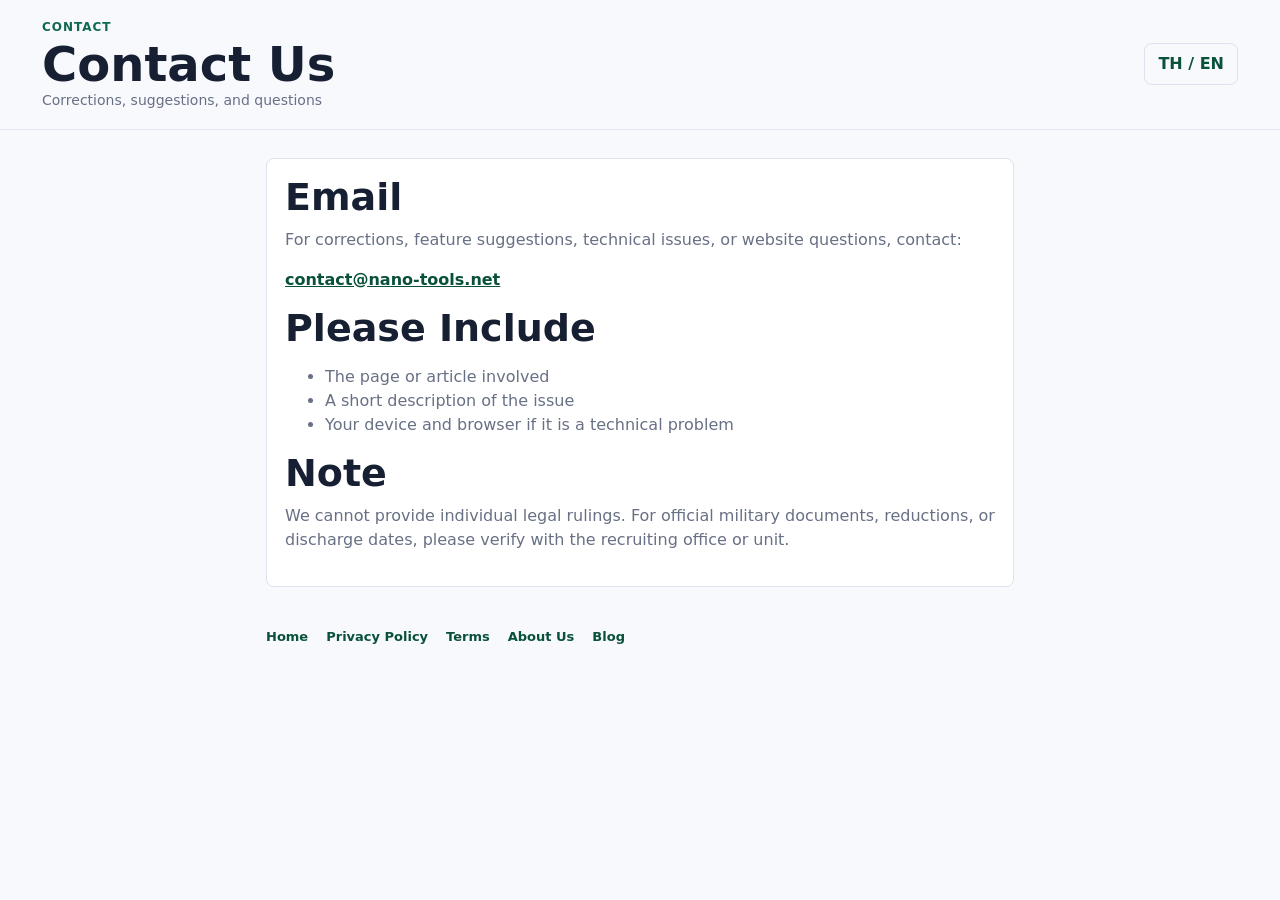
<file: contact-en.html>
<!doctype html>
<html lang="en">
  <head>
    <meta charset="utf-8" />
    <meta name="viewport" content="width=device-width, initial-scale=1" />
    <title>Contact Us | Thai Military Countdown</title>
    <meta name="description" content="Contact Thai Military Countdown for corrections, feature suggestions, or site questions." />
    <link rel="canonical" href="https://thahan.nano-tools.net/contact-en.html" />
    <meta property="og:title" content="Contact Us | Thai Military Countdown" />
    <meta property="og:description" content="Contact Thai Military Countdown on thahan.nano-tools.net." />
    <meta property="og:type" content="website" />
    <meta property="og:url" content="https://thahan.nano-tools.net/contact-en.html" />
    <link rel="stylesheet" href="styles.css" />
  </head>
  <body class="policy-page">
    <header class="site-header">
      <div>
        <p class="eyebrow">Contact</p>
        <h1>Contact Us</h1>
        <p class="tagline">Corrections, suggestions, and questions</p>
      </div>
      <a class="ghost-button link-button" href="contact.html">TH / EN</a>
    </header>
    <main>
      <article class="policy-content">
        <h2>Email</h2>
        <p>For corrections, feature suggestions, technical issues, or website questions, contact:</p>
        <p><a href="mailto:contact@nano-tools.net">contact@nano-tools.net</a></p>
        <h2>Please Include</h2>
        <ul>
          <li>The page or article involved</li>
          <li>A short description of the issue</li>
          <li>Your device and browser if it is a technical problem</li>
        </ul>
        <h2>Note</h2>
        <p>We cannot provide individual legal rulings. For official military documents, reductions, or discharge dates, please verify with the recruiting office or unit.</p>
      </article>
    </main>
    <footer class="site-footer">
      <nav aria-label="Website links">
        <a href="en.html">Home</a>
        <a href="privacy-en.html">Privacy Policy</a>
        <a href="terms-en.html">Terms</a>
        <a href="about-en.html">About Us</a>
        <a href="blog-en.html">Blog</a>
      </nav>
    </footer>
  </body>
</html>
</file>
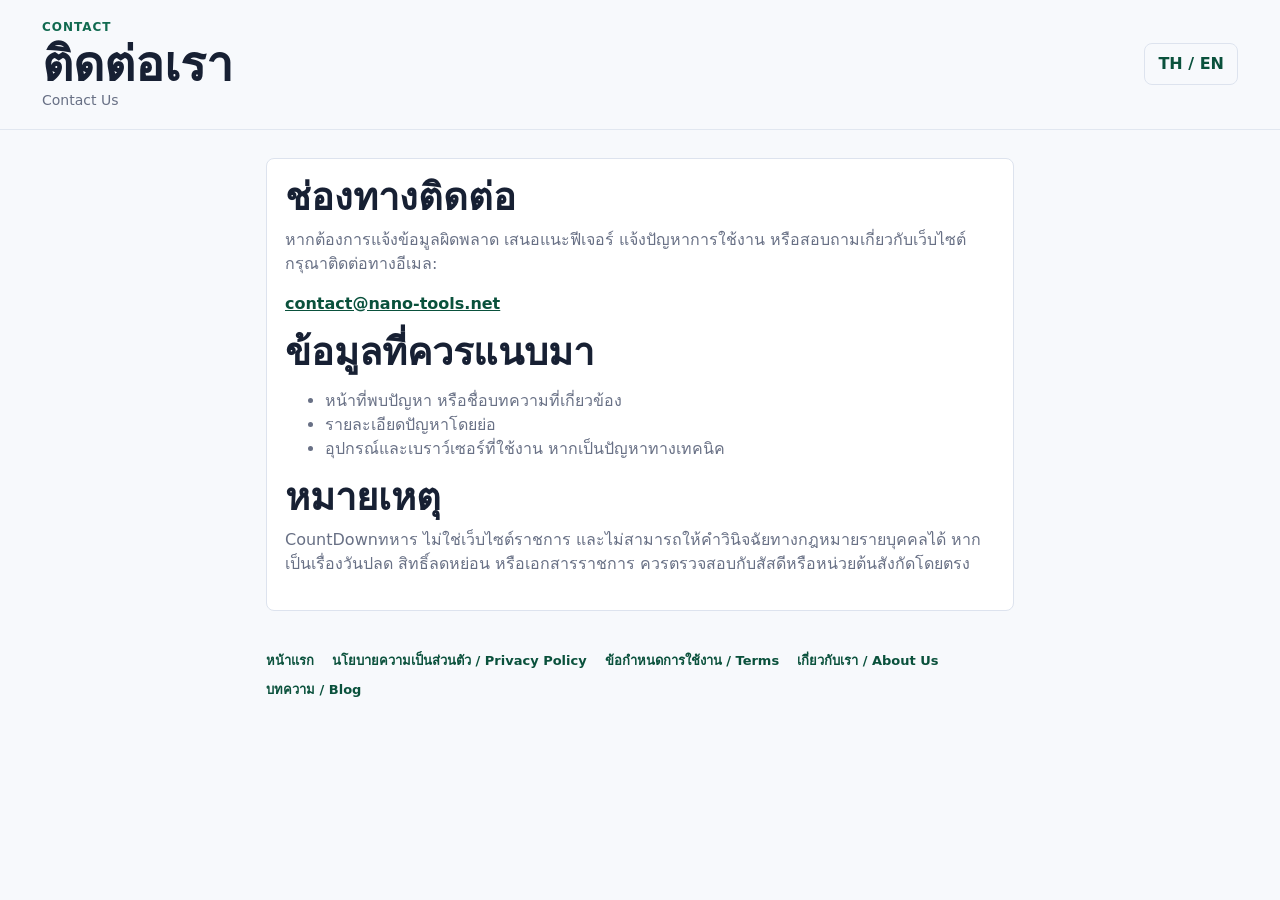
<file: contact.html>
<!doctype html>
<html lang="th">
  <head>
    <meta charset="utf-8" />
    <meta name="viewport" content="width=device-width, initial-scale=1" />
    <title>ติดต่อเรา | CountDownทหาร</title>
    <meta
      name="description"
      content="ติดต่อทีม CountDownทหาร เพื่อแจ้งข้อมูลผิดพลาด เสนอแนะฟีเจอร์ หรือสอบถามเกี่ยวกับเว็บไซต์"
    />
    <link rel="canonical" href="https://thahan.nano-tools.net/contact.html" />
    <meta property="og:title" content="ติดต่อเรา | CountDownทหาร" />
    <meta
      property="og:description"
      content="ช่องทางติดต่อ CountDownทหาร บน thahan.nano-tools.net"
    />
    <meta property="og:type" content="website" />
    <meta property="og:url" content="https://thahan.nano-tools.net/contact.html" />
    <link rel="stylesheet" href="styles.css" />
  </head>
  <body class="policy-page">
    <header class="site-header">
      <div>
        <p class="eyebrow">Contact</p>
        <h1>ติดต่อเรา</h1>
        <p class="tagline">Contact Us</p>
      </div>
      <a class="ghost-button link-button" href="contact-en.html">TH / EN</a>
    </header>

    <main>
      <article class="policy-content">
        <h2>ช่องทางติดต่อ</h2>
        <p>
          หากต้องการแจ้งข้อมูลผิดพลาด เสนอแนะฟีเจอร์ แจ้งปัญหาการใช้งาน
          หรือสอบถามเกี่ยวกับเว็บไซต์ กรุณาติดต่อทางอีเมล:
        </p>
        <p>
          <a href="mailto:contact@nano-tools.net">contact@nano-tools.net</a>
        </p>

        <h2>ข้อมูลที่ควรแนบมา</h2>
        <ul>
          <li>หน้าที่พบปัญหา หรือชื่อบทความที่เกี่ยวข้อง</li>
          <li>รายละเอียดปัญหาโดยย่อ</li>
          <li>อุปกรณ์และเบราว์เซอร์ที่ใช้งาน หากเป็นปัญหาทางเทคนิค</li>
        </ul>

        <h2>หมายเหตุ</h2>
        <p>
          CountDownทหาร ไม่ใช่เว็บไซต์ราชการ และไม่สามารถให้คำวินิจฉัยทางกฎหมายรายบุคคลได้
          หากเป็นเรื่องวันปลด สิทธิ์ลดหย่อน หรือเอกสารราชการ ควรตรวจสอบกับสัสดีหรือหน่วยต้นสังกัดโดยตรง
        </p>
      </article>
    </main>

    <footer class="site-footer">
      <nav aria-label="ลิงก์ข้อมูลเว็บไซต์">
        <a href="index.html">หน้าแรก</a>
        <a href="privacy.html">นโยบายความเป็นส่วนตัว / Privacy Policy</a>
        <a href="terms.html">ข้อกำหนดการใช้งาน / Terms</a>
        <a href="about.html">เกี่ยวกับเรา / About Us</a>
        <a href="blog.html">บทความ / Blog</a>
      </nav>
    </footer>
  </body>
</html>
</file>
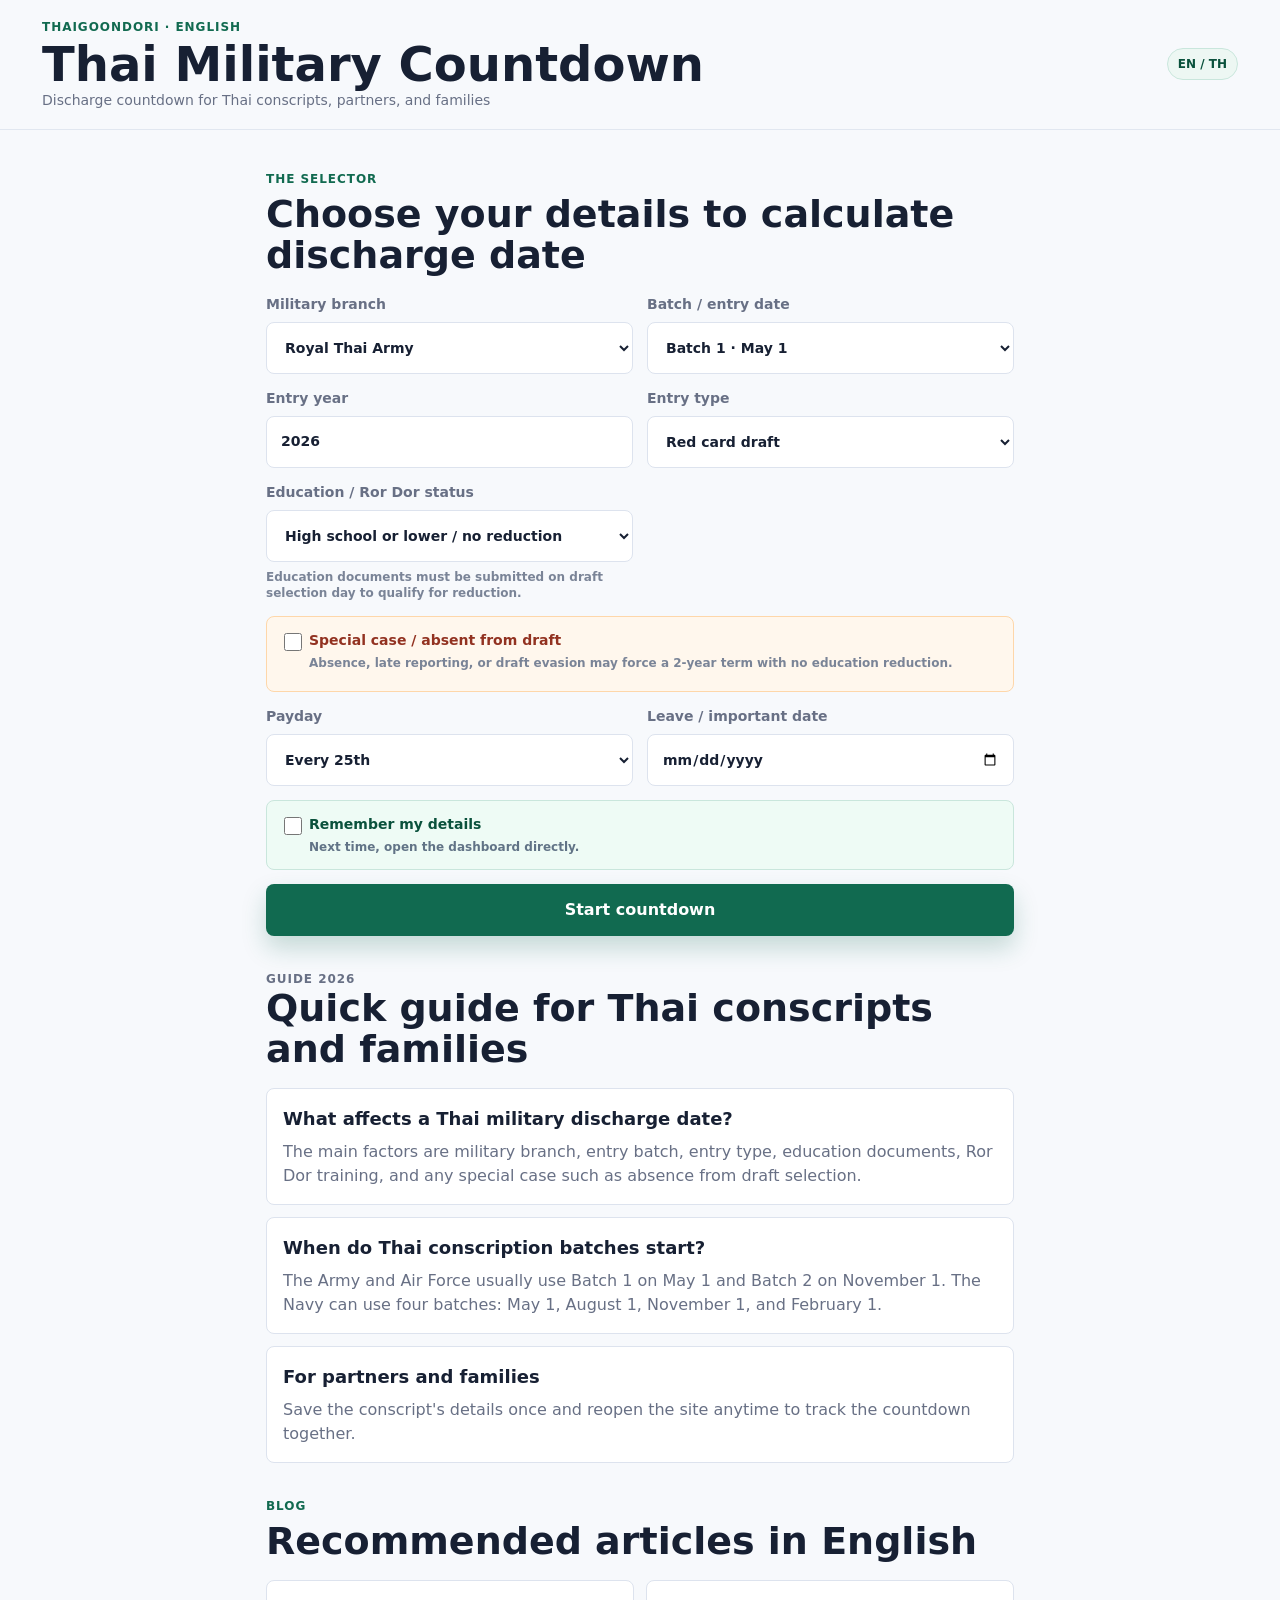
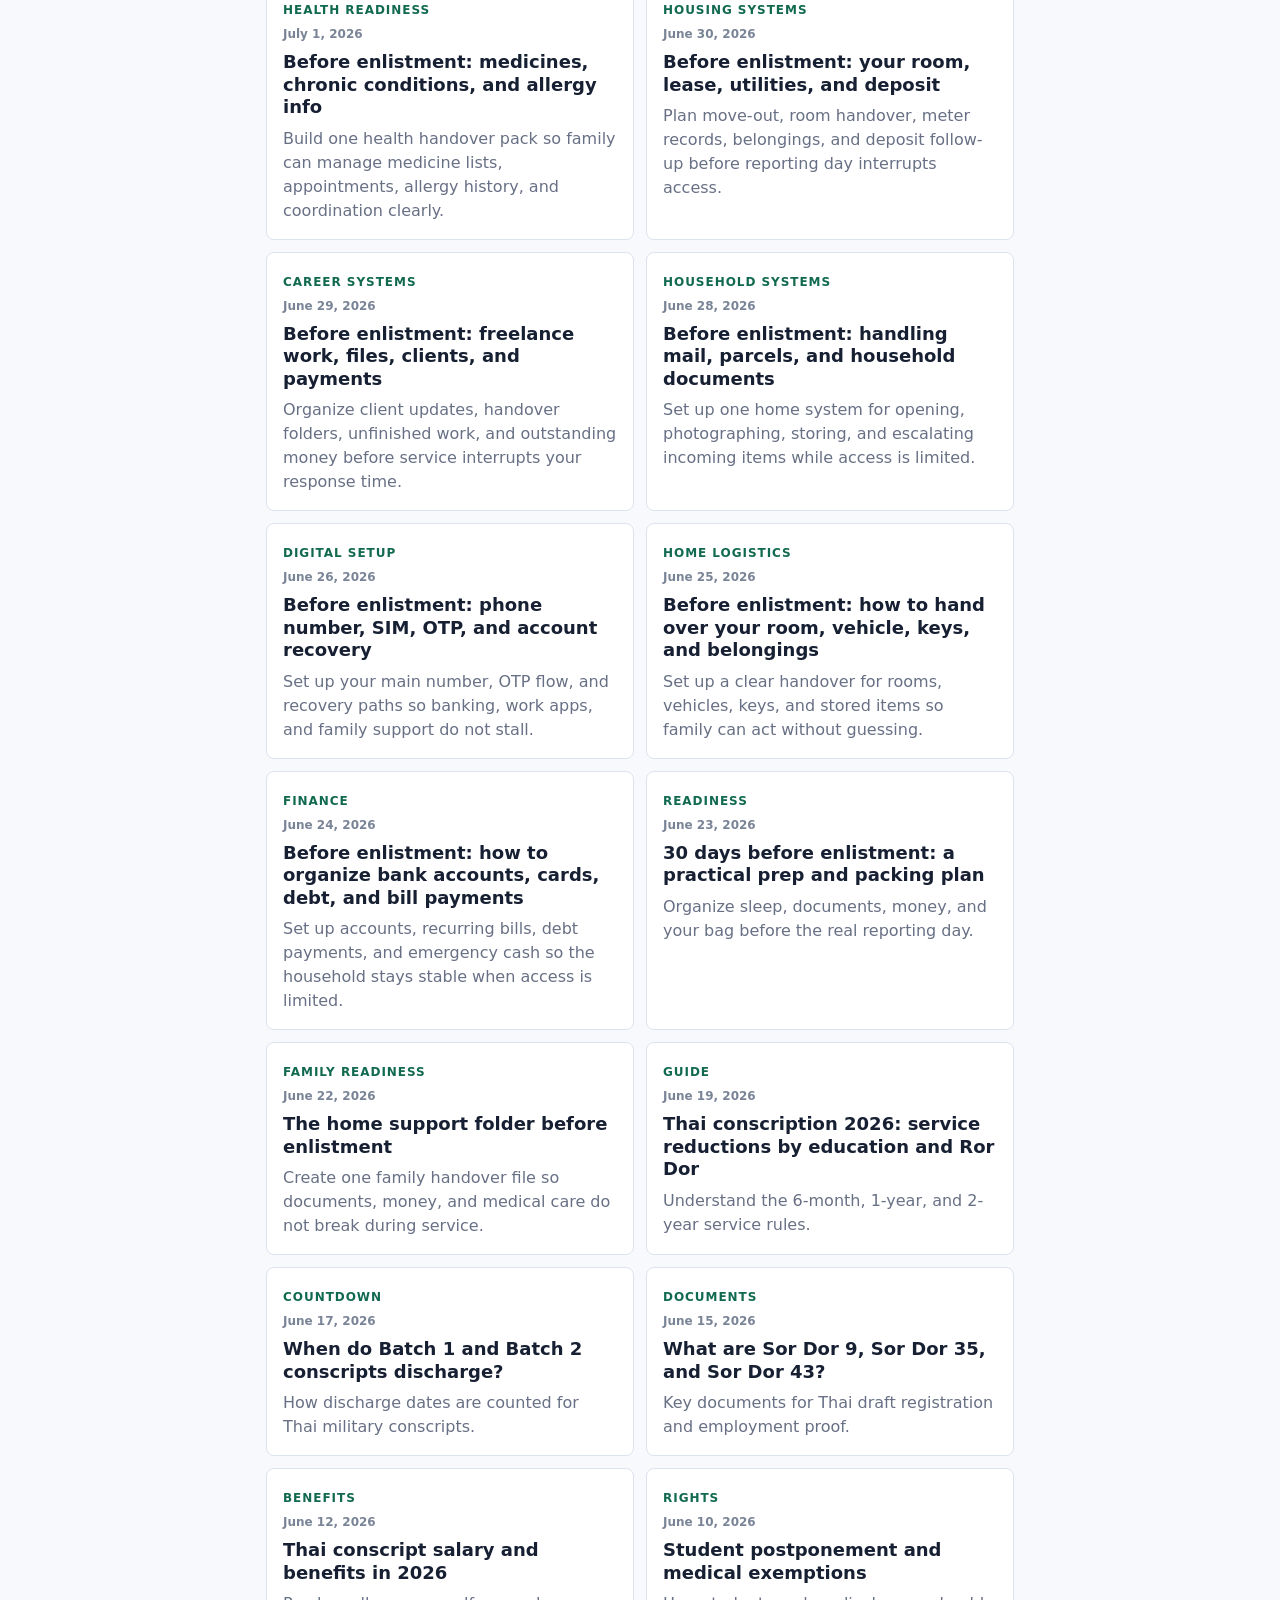
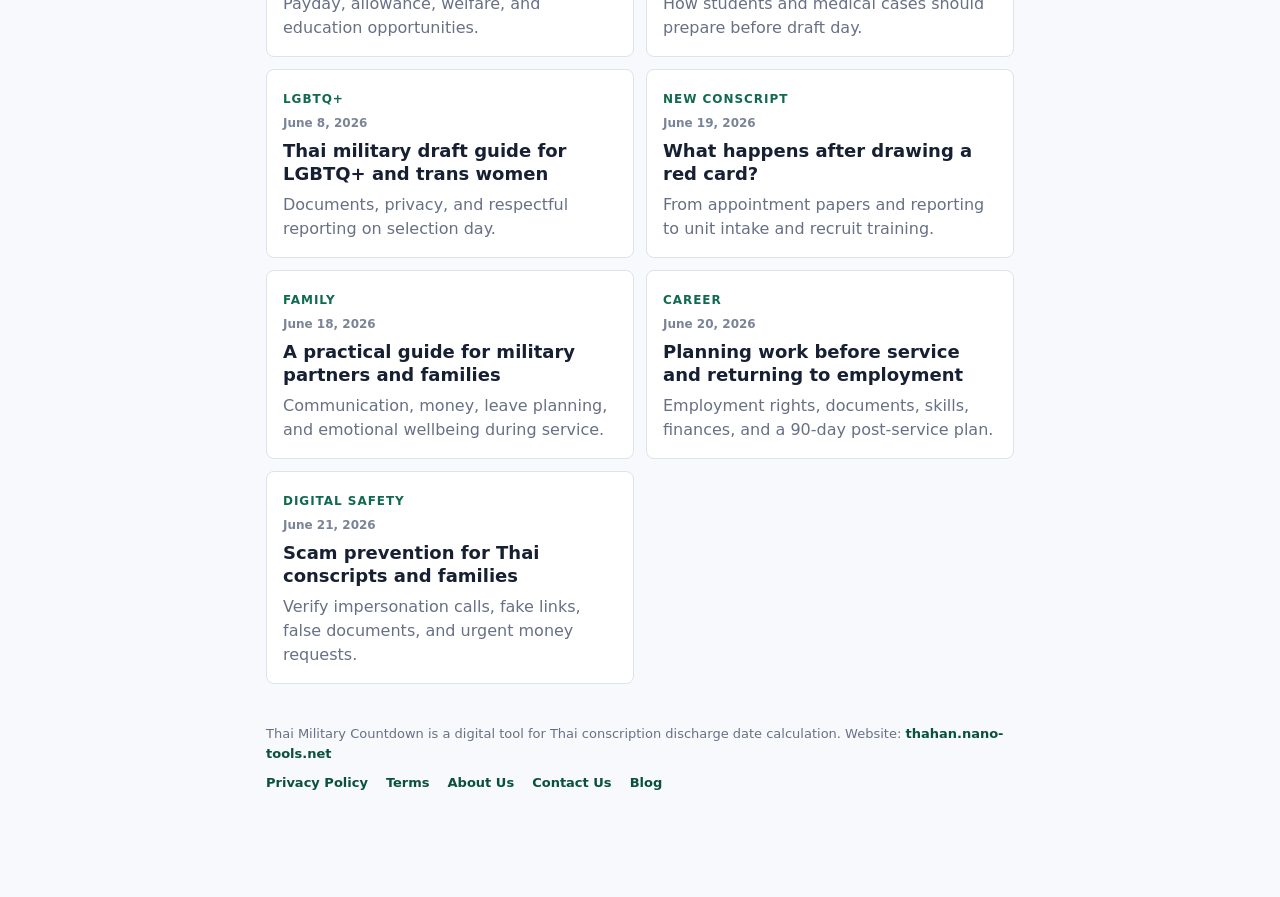
<file: en.html>
<!doctype html>
<html lang="en">
  <head>
    <meta charset="utf-8" />
    <meta name="viewport" content="width=device-width, initial-scale=1" />
    <title>Thai Military Countdown | Discharge Date Calculator</title>
    <meta
      name="description"
      content="Calculate Thai military conscription discharge dates by branch, batch, enlistment type, education reduction, Ror Dor status, payday, and leave date."
    />
    <meta
      name="keywords"
      content="Thai military discharge calculator, Thailand conscription countdown, Thai draft 2026, Ror Dor, red card draft, Thai conscript service"
    />
    <link rel="canonical" href="https://thahan.nano-tools.net/en.html" />
    <meta property="og:title" content="Thai Military Countdown | Discharge Date Calculator" />
    <meta
      property="og:description"
      content="A mobile-first Thai conscription discharge countdown tool for conscripts, partners, and families."
    />
    <meta property="og:type" content="website" />
    <meta property="og:url" content="https://thahan.nano-tools.net/en.html" />
    <meta name="twitter:card" content="summary" />
    <link rel="stylesheet" href="styles.css" />
  </head>
  <body data-lang="en">
    <header class="site-header">
      <div>
        <p class="eyebrow">ThaiGoondori · English</p>
        <h1>Thai Military Countdown</h1>
        <p class="tagline">Discharge countdown for Thai conscripts, partners, and families</p>
      </div>
      <div class="header-actions">
        <a class="language-toggle" id="languageToggle" href="index.html" data-href="index.html" aria-label="Switch to Thai">EN / TH</a>
        <button class="ghost-button" id="resetButton" type="button" hidden>Calculate again</button>
      </div>
    </header>

    <main>
      <div class="ad-slot ad-top" aria-label="Advertisement area"></div>

      <section class="calculator-section" id="calculatorSection">
        <div class="section-heading">
          <p class="eyebrow">The Selector</p>
          <h2>Choose your details to calculate discharge date</h2>
        </div>

        <form id="serviceForm" class="service-form">
          <label>
            <span>Military branch</span>
            <select id="branch" name="branch">
              <option value="army">Royal Thai Army</option>
              <option value="navy">Royal Thai Navy</option>
              <option value="airforce">Royal Thai Air Force</option>
            </select>
          </label>

          <label>
            <span>Batch / entry date</span>
            <select id="batch" name="batch"></select>
          </label>

          <label>
            <span>Entry year</span>
            <input id="entryYear" name="entryYear" type="number" min="2020" max="2035" />
          </label>

          <label>
            <span>Entry type</span>
            <select id="entryType" name="entryType">
              <option value="lottery">Red card draft</option>
              <option value="volunteer">Voluntary enlistment</option>
            </select>
          </label>

          <label>
            <span>Education / Ror Dor status</span>
            <select id="education" name="education">
              <option value="basic">High school or lower / no reduction</option>
              <option value="degree">Diploma / bachelor's degree</option>
              <option value="rordor2">Completed Ror Dor year 2</option>
              <option value="rordor3">Completed Ror Dor year 3+</option>
            </select>
            <small class="field-note">Education documents must be submitted on draft selection day to qualify for reduction.</small>
          </label>

          <label class="special-case">
            <input id="specialCase" name="specialCase" type="checkbox" />
            <span>
              Special case / absent from draft
              <small>Absence, late reporting, or draft evasion may force a 2-year term with no education reduction.</small>
            </span>
          </label>

          <label>
            <span>Payday</span>
            <select id="payday" name="payday">
              <option value="25">Every 25th</option>
              <option value="26">Every 26th</option>
              <option value="27">Every 27th</option>
              <option value="28">Every 28th</option>
              <option value="30">Every 30th</option>
            </select>
          </label>

          <label>
            <span>Leave / important date</span>
            <input id="leaveDate" name="leaveDate" type="date" />
          </label>

          <label class="remember-option">
            <input id="rememberInfo" name="rememberInfo" type="checkbox" />
            <span>
              Remember my details
              <small>Next time, open the dashboard directly.</small>
            </span>
          </label>

          <button class="primary-button" type="submit">Start countdown</button>
        </form>

        <div class="ad-slot ad-native" aria-label="Advertisement area"></div>
      </section>

      <section class="dashboard-section" id="dashboardSection" hidden>
        <div class="hero-countdown">
          <p class="eyebrow" id="serviceLabel">Discharge date</p>
          <h2 id="daysLeft">000 days</h2>
          <p id="timeLeft">00 hours 00 minutes 00 seconds</p>
        </div>

        <div class="ad-slot ad-mrec" aria-label="Advertisement area"></div>

        <div class="progress-area">
          <div class="progress-copy">
            <span>Service completed</span>
            <strong id="servedPercent">0.00000%</strong>
          </div>
          <div class="progress-bar" aria-label="Military service progress">
            <div id="progressFill"></div>
          </div>
          <div class="progress-copy muted">
            <span id="elapsedLabel">Elapsed 0 days</span>
            <span id="remainingLabel">Remaining 0 days</span>
          </div>
        </div>

        <div class="status-grid">
          <article>
            <span>Current status</span>
            <strong id="rankLabel">New conscript</strong>
          </article>
          <article>
            <span>Next payday</span>
            <strong id="paydayLabel">-</strong>
          </article>
          <article>
            <span>Leave date</span>
            <strong id="leaveLabel">Not set</strong>
          </article>
        </div>

        <div class="actions">
          <button class="primary-button" id="shareCardButton" type="button">Create share image</button>
          <button class="secondary-button" id="saveFavoriteButton" type="button">Save for my partner/family</button>
        </div>

        <canvas id="shareCanvas" width="1080" height="1350" hidden></canvas>
        <a id="downloadCard" class="download-link" download="thai-military-countdown.png" hidden>Download PNG</a>
      </section>

      <section class="seo-section" id="seoSection">
        <div class="section-heading">
          <p class="eyebrow">Guide 2026</p>
          <h2>Quick guide for Thai conscripts and families</h2>
        </div>
        <article>
          <h3>What affects a Thai military discharge date?</h3>
          <p>
            The main factors are military branch, entry batch, entry type, education documents, Ror Dor training, and any special case such as absence from draft selection.
          </p>
        </article>
        <article>
          <h3>When do Thai conscription batches start?</h3>
          <p>
            The Army and Air Force usually use Batch 1 on May 1 and Batch 2 on November 1. The Navy can use four batches: May 1, August 1, November 1, and February 1.
          </p>
        </article>
        <article>
          <h3>For partners and families</h3>
          <p>
            Save the conscript's details once and reopen the site anytime to track the countdown together.
          </p>
        </article>
      </section>

      <section class="blog-section" id="blogSection">
        <div class="section-heading">
          <p class="eyebrow">Blog</p>
          <h2>Recommended articles in English</h2>
        </div>
        <div class="blog-grid">
          <a class="blog-card" href="blog-en.html#health-handover-pack">
            <span>Health Readiness</span>
            <time class="blog-card-date" datetime="2026-07-01">July 1, 2026</time>
            <h3>Before enlistment: medicines, chronic conditions, and allergy info</h3>
            <p>Build one health handover pack so family can manage medicine lists, appointments, allergy history, and coordination clearly.</p>
          </a>
          <a class="blog-card" href="blog-en.html#rental-handover-plan">
            <span>Housing Systems</span>
            <time class="blog-card-date" datetime="2026-06-30">June 30, 2026</time>
            <h3>Before enlistment: your room, lease, utilities, and deposit</h3>
            <p>Plan move-out, room handover, meter records, belongings, and deposit follow-up before reporting day interrupts access.</p>
          </a>
          <a class="blog-card" href="blog-en.html#freelance-handover-plan">
            <span>Career Systems</span>
            <time class="blog-card-date" datetime="2026-06-29">June 29, 2026</time>
            <h3>Before enlistment: freelance work, files, clients, and payments</h3>
            <p>Organize client updates, handover folders, unfinished work, and outstanding money before service interrupts your response time.</p>
          </a>
          <a class="blog-card" href="blog-en.html#mail-parcel-plan">
            <span>Household Systems</span>
            <time class="blog-card-date" datetime="2026-06-28">June 28, 2026</time>
            <h3>Before enlistment: handling mail, parcels, and household documents</h3>
            <p>Set up one home system for opening, photographing, storing, and escalating incoming items while access is limited.</p>
          </a>
          <a class="blog-card" href="blog-en.html#phone-otp-handover">
            <span>Digital Setup</span>
            <time class="blog-card-date" datetime="2026-06-26">June 26, 2026</time>
            <h3>Before enlistment: phone number, SIM, OTP, and account recovery</h3>
            <p>Set up your main number, OTP flow, and recovery paths so banking, work apps, and family support do not stall.</p>
          </a>
          <a class="blog-card" href="blog-en.html#home-asset-handover">
            <span>Home Logistics</span>
            <time class="blog-card-date" datetime="2026-06-25">June 25, 2026</time>
            <h3>Before enlistment: how to hand over your room, vehicle, keys, and belongings</h3>
            <p>Set up a clear handover for rooms, vehicles, keys, and stored items so family can act without guessing.</p>
          </a>
          <a class="blog-card" href="blog-en.html#money-autopay-plan">
            <span>Finance</span>
            <time class="blog-card-date" datetime="2026-06-24">June 24, 2026</time>
            <h3>Before enlistment: how to organize bank accounts, cards, debt, and bill payments</h3>
            <p>Set up accounts, recurring bills, debt payments, and emergency cash so the household stays stable when access is limited.</p>
          </a>
          <a class="blog-card" href="blog-en.html#thirty-day-pack-plan">
            <span>Readiness</span>
            <time class="blog-card-date" datetime="2026-06-23">June 23, 2026</time>
            <h3>30 days before enlistment: a practical prep and packing plan</h3>
            <p>Organize sleep, documents, money, and your bag before the real reporting day.</p>
          </a>
          <a class="blog-card" href="blog-en.html#home-support-folder">
            <span>Family Readiness</span>
            <time class="blog-card-date" datetime="2026-06-22">June 22, 2026</time>
            <h3>The home support folder before enlistment</h3>
            <p>Create one family handover file so documents, money, and medical care do not break during service.</p>
          </a>
          <a class="blog-card" href="blog-en.html#service-reduction">
            <span>Guide</span>
            <time class="blog-card-date" datetime="2026-06-19">June 19, 2026</time>
            <h3>Thai conscription 2026: service reductions by education and Ror Dor</h3>
            <p>Understand the 6-month, 1-year, and 2-year service rules.</p>
          </a>
          <a class="blog-card" href="blog-en.html#discharge-date">
            <span>Countdown</span>
            <time class="blog-card-date" datetime="2026-06-17">June 17, 2026</time>
            <h3>When do Batch 1 and Batch 2 conscripts discharge?</h3>
            <p>How discharge dates are counted for Thai military conscripts.</p>
          </a>
          <a class="blog-card" href="blog-en.html#military-documents">
            <span>Documents</span>
            <time class="blog-card-date" datetime="2026-06-15">June 15, 2026</time>
            <h3>What are Sor Dor 9, Sor Dor 35, and Sor Dor 43?</h3>
            <p>Key documents for Thai draft registration and employment proof.</p>
          </a>
          <a class="blog-card" href="blog-en.html#salary-benefits">
            <span>Benefits</span>
            <time class="blog-card-date" datetime="2026-06-12">June 12, 2026</time>
            <h3>Thai conscript salary and benefits in 2026</h3>
            <p>Payday, allowance, welfare, and education opportunities.</p>
          </a>
          <a class="blog-card" href="blog-en.html#postponement-health">
            <span>Rights</span>
            <time class="blog-card-date" datetime="2026-06-10">June 10, 2026</time>
            <h3>Student postponement and medical exemptions</h3>
            <p>How students and medical cases should prepare before draft day.</p>
          </a>
          <a class="blog-card" href="blog-en.html#lgbtq-guide">
            <span>LGBTQ+</span>
            <time class="blog-card-date" datetime="2026-06-08">June 8, 2026</time>
            <h3>Thai military draft guide for LGBTQ+ and trans women</h3>
            <p>Documents, privacy, and respectful reporting on selection day.</p>
          </a>
          <a class="blog-card" href="blog-en.html#after-red-card">
            <span>New Conscript</span>
            <time class="blog-card-date" datetime="2026-06-19">June 19, 2026</time>
            <h3>What happens after drawing a red card?</h3>
            <p>From appointment papers and reporting to unit intake and recruit training.</p>
          </a>
          <a class="blog-card" href="blog-en.html#family-survival-guide">
            <span>Family</span>
            <time class="blog-card-date" datetime="2026-06-18">June 18, 2026</time>
            <h3>A practical guide for military partners and families</h3>
            <p>Communication, money, leave planning, and emotional wellbeing during service.</p>
          </a>
          <a class="blog-card" href="blog-en.html#work-after-service">
            <span>Career</span>
            <time class="blog-card-date" datetime="2026-06-20">June 20, 2026</time>
            <h3>Planning work before service and returning to employment</h3>
            <p>Employment rights, documents, skills, finances, and a 90-day post-service plan.</p>
          </a>
          <a class="blog-card" href="blog-en.html#digital-safety">
            <span>Digital Safety</span>
            <time class="blog-card-date" datetime="2026-06-21">June 21, 2026</time>
            <h3>Scam prevention for Thai conscripts and families</h3>
            <p>Verify impersonation calls, fake links, false documents, and urgent money requests.</p>
          </a>
        </div>
      </section>
    </main>

    <aside class="sticky-ad" aria-label="Advertisement area"></aside>

    <div class="share-modal" id="shareModal" hidden role="dialog" aria-modal="true" aria-labelledby="shareModalTitle">
      <div class="share-modal-panel">
        <button class="modal-close" id="closeShareModal" type="button" aria-label="Close">×</button>
        <h2 id="shareModalTitle">Share image</h2>
        <p class="share-save-tip">Press and hold the image to save or share with friends</p>
        <img id="sharePreview" alt="Thai military countdown share card" />
        <a id="downloadCardModal" class="download-link fallback-download" download="thai-military-countdown.png">Download PNG</a>
      </div>
    </div>

    <footer class="site-footer">
      <p>
        Thai Military Countdown is a digital tool for Thai conscription discharge date calculation.
        Website: <a href="https://thahan.nano-tools.net/">thahan.nano-tools.net</a>
      </p>
      <nav aria-label="Website links">
        <a href="privacy-en.html">Privacy Policy</a>
        <a href="terms-en.html">Terms</a>
        <a href="about-en.html">About Us</a>
        <a href="contact-en.html">Contact Us</a>
        <a href="blog-en.html">Blog</a>
      </nav>
    </footer>

    <script src="app.js"></script>
  </body>
</html>
</file>
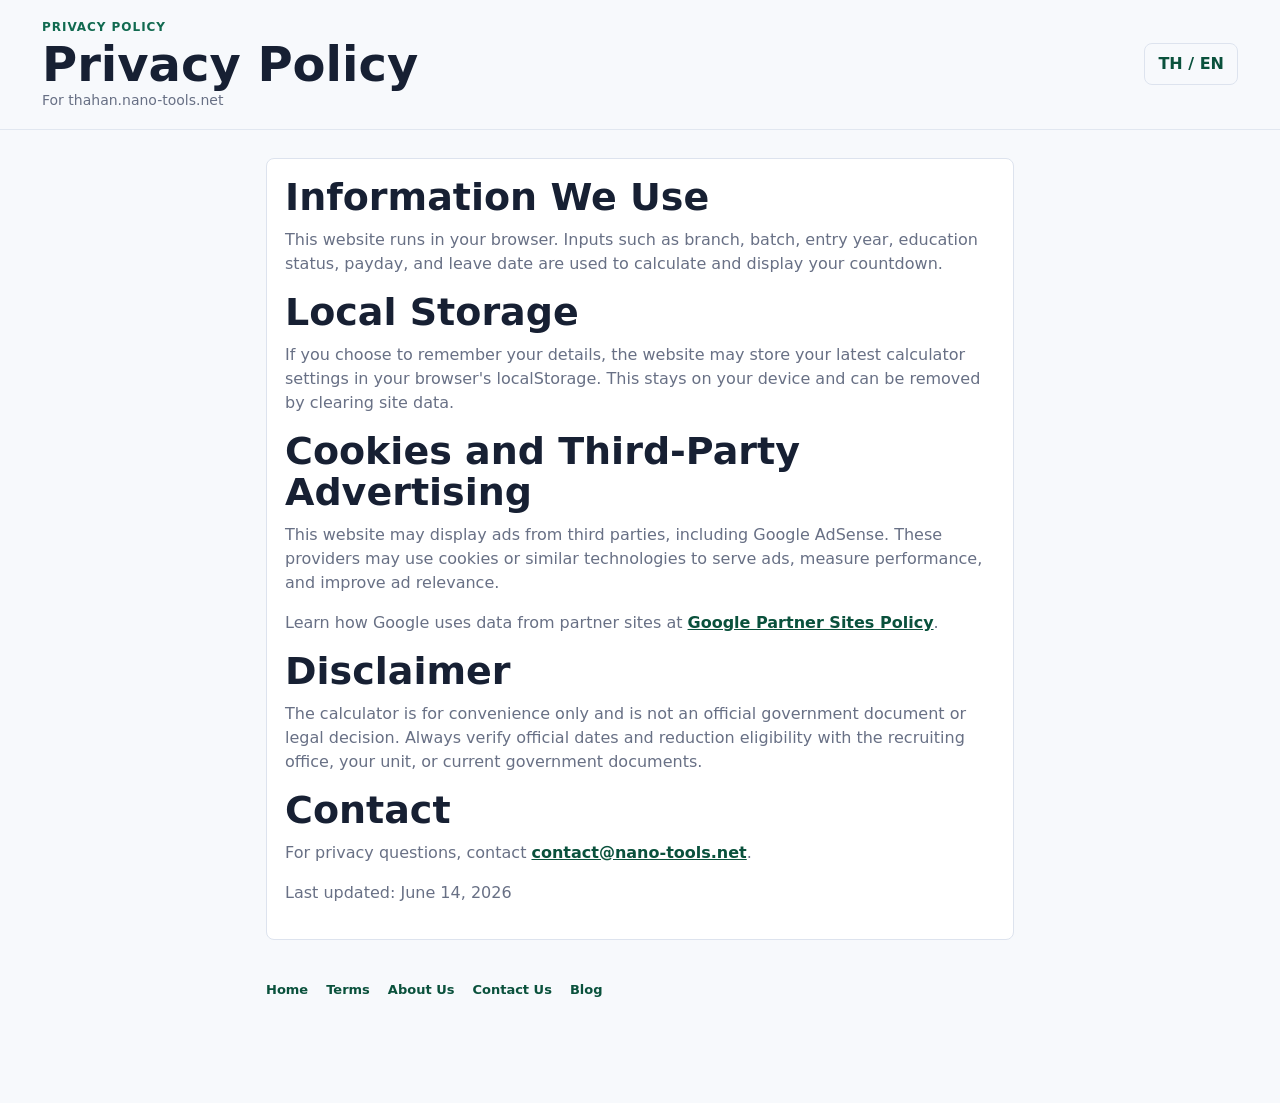
<file: privacy-en.html>
<!doctype html>
<html lang="en">
  <head>
    <meta charset="utf-8" />
    <meta name="viewport" content="width=device-width, initial-scale=1" />
    <title>Privacy Policy | Thai Military Countdown</title>
    <meta name="description" content="Privacy Policy for Thai Military Countdown, including local storage, cookies, and third-party advertising such as Google AdSense." />
    <link rel="canonical" href="https://thahan.nano-tools.net/privacy-en.html" />
    <meta property="og:title" content="Privacy Policy | Thai Military Countdown" />
    <meta property="og:description" content="Privacy Policy for Thai Military Countdown on thahan.nano-tools.net." />
    <meta property="og:type" content="website" />
    <meta property="og:url" content="https://thahan.nano-tools.net/privacy-en.html" />
    <link rel="stylesheet" href="styles.css" />
  </head>
  <body class="policy-page">
    <header class="site-header">
      <div>
        <p class="eyebrow">Privacy Policy</p>
        <h1>Privacy Policy</h1>
        <p class="tagline">For thahan.nano-tools.net</p>
      </div>
      <a class="ghost-button link-button" href="privacy.html">TH / EN</a>
    </header>
    <main>
      <article class="policy-content">
        <h2>Information We Use</h2>
        <p>This website runs in your browser. Inputs such as branch, batch, entry year, education status, payday, and leave date are used to calculate and display your countdown.</p>
        <h2>Local Storage</h2>
        <p>If you choose to remember your details, the website may store your latest calculator settings in your browser's localStorage. This stays on your device and can be removed by clearing site data.</p>
        <h2>Cookies and Third-Party Advertising</h2>
        <p>This website may display ads from third parties, including Google AdSense. These providers may use cookies or similar technologies to serve ads, measure performance, and improve ad relevance.</p>
        <p>Learn how Google uses data from partner sites at <a href="https://policies.google.com/technologies/partner-sites" rel="noopener">Google Partner Sites Policy</a>.</p>
        <h2>Disclaimer</h2>
        <p>The calculator is for convenience only and is not an official government document or legal decision. Always verify official dates and reduction eligibility with the recruiting office, your unit, or current government documents.</p>
        <h2>Contact</h2>
        <p>For privacy questions, contact <a href="mailto:contact@nano-tools.net">contact@nano-tools.net</a>.</p>
        <p>Last updated: June 14, 2026</p>
      </article>
    </main>
    <footer class="site-footer">
      <nav aria-label="Website links">
        <a href="en.html">Home</a>
        <a href="terms-en.html">Terms</a>
        <a href="about-en.html">About Us</a>
        <a href="contact-en.html">Contact Us</a>
        <a href="blog-en.html">Blog</a>
      </nav>
    </footer>
  </body>
</html>
</file>
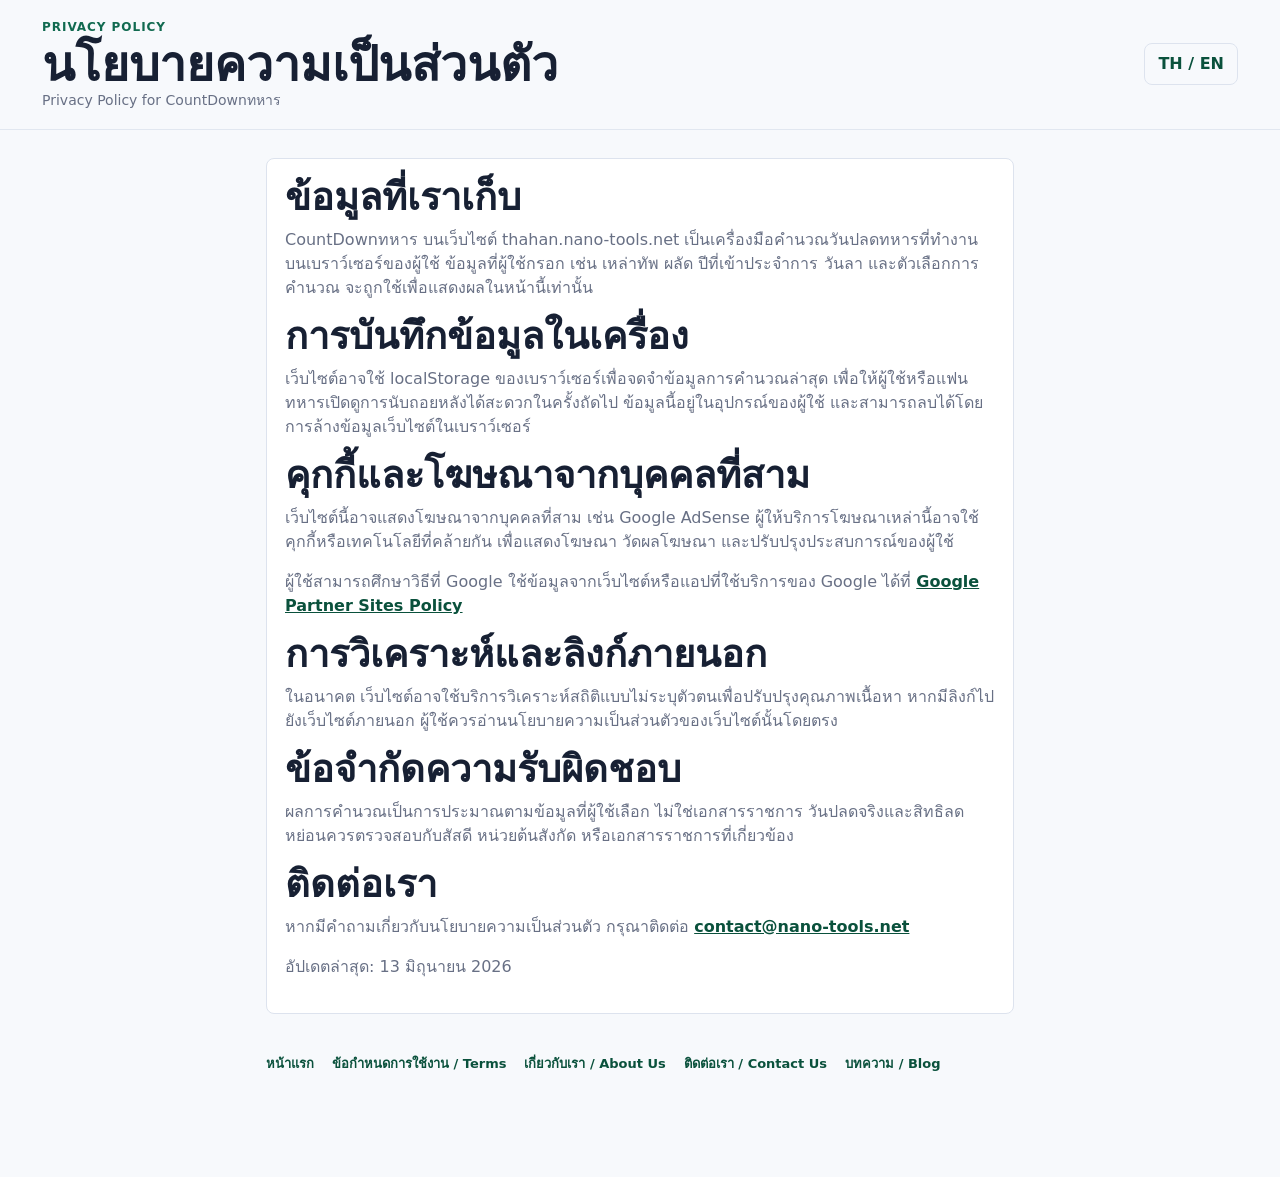
<file: privacy.html>
<!doctype html>
<html lang="th">
  <head>
    <meta charset="utf-8" />
    <meta name="viewport" content="width=device-width, initial-scale=1" />
    <title>นโยบายความเป็นส่วนตัว | CountDownทหาร</title>
    <meta
      name="description"
      content="นโยบายความเป็นส่วนตัวของ CountDownทหาร รวมถึงการใช้คุกกี้ โฆษณาจากบุคคลที่สาม และข้อมูลที่จัดเก็บในเครื่องผู้ใช้"
    />
    <link rel="canonical" href="https://thahan.nano-tools.net/privacy.html" />
    <meta property="og:title" content="นโยบายความเป็นส่วนตัว | CountDownทหาร" />
    <meta
      property="og:description"
      content="นโยบายความเป็นส่วนตัวของ CountDownทหาร บน thahan.nano-tools.net"
    />
    <meta property="og:type" content="website" />
    <meta property="og:url" content="https://thahan.nano-tools.net/privacy.html" />
    <link rel="stylesheet" href="styles.css" />
  </head>
  <body class="policy-page">
    <header class="site-header">
      <div>
        <p class="eyebrow">Privacy Policy</p>
        <h1>นโยบายความเป็นส่วนตัว</h1>
        <p class="tagline">Privacy Policy for CountDownทหาร</p>
      </div>
      <a class="ghost-button link-button" href="privacy-en.html">TH / EN</a>
    </header>

    <main>
      <article class="policy-content">
        <h2>ข้อมูลที่เราเก็บ</h2>
        <p>
          CountDownทหาร บนเว็บไซต์ thahan.nano-tools.net เป็นเครื่องมือคำนวณวันปลดทหารที่ทำงานบนเบราว์เซอร์ของผู้ใช้
          ข้อมูลที่ผู้ใช้กรอก เช่น เหล่าทัพ ผลัด ปีที่เข้าประจำการ วันลา และตัวเลือกการคำนวณ
          จะถูกใช้เพื่อแสดงผลในหน้านี้เท่านั้น
        </p>

        <h2>การบันทึกข้อมูลในเครื่อง</h2>
        <p>
          เว็บไซต์อาจใช้ localStorage ของเบราว์เซอร์เพื่อจดจำข้อมูลการคำนวณล่าสุด
          เพื่อให้ผู้ใช้หรือแฟนทหารเปิดดูการนับถอยหลังได้สะดวกในครั้งถัดไป
          ข้อมูลนี้อยู่ในอุปกรณ์ของผู้ใช้ และสามารถลบได้โดยการล้างข้อมูลเว็บไซต์ในเบราว์เซอร์
        </p>

        <h2>คุกกี้และโฆษณาจากบุคคลที่สาม</h2>
        <p>
          เว็บไซต์นี้อาจแสดงโฆษณาจากบุคคลที่สาม เช่น Google AdSense
          ผู้ให้บริการโฆษณาเหล่านี้อาจใช้คุกกี้หรือเทคโนโลยีที่คล้ายกัน
          เพื่อแสดงโฆษณา วัดผลโฆษณา และปรับปรุงประสบการณ์ของผู้ใช้
        </p>
        <p>
          ผู้ใช้สามารถศึกษาวิธีที่ Google ใช้ข้อมูลจากเว็บไซต์หรือแอปที่ใช้บริการของ Google ได้ที่
          <a href="https://policies.google.com/technologies/partner-sites" rel="noopener">Google Partner Sites Policy</a>
        </p>

        <h2>การวิเคราะห์และลิงก์ภายนอก</h2>
        <p>
          ในอนาคต เว็บไซต์อาจใช้บริการวิเคราะห์สถิติแบบไม่ระบุตัวตนเพื่อปรับปรุงคุณภาพเนื้อหา
          หากมีลิงก์ไปยังเว็บไซต์ภายนอก ผู้ใช้ควรอ่านนโยบายความเป็นส่วนตัวของเว็บไซต์นั้นโดยตรง
        </p>

        <h2>ข้อจำกัดความรับผิดชอบ</h2>
        <p>
          ผลการคำนวณเป็นการประมาณตามข้อมูลที่ผู้ใช้เลือก ไม่ใช่เอกสารราชการ
          วันปลดจริงและสิทธิลดหย่อนควรตรวจสอบกับสัสดี หน่วยต้นสังกัด หรือเอกสารราชการที่เกี่ยวข้อง
        </p>

        <h2>ติดต่อเรา</h2>
        <p>
          หากมีคำถามเกี่ยวกับนโยบายความเป็นส่วนตัว กรุณาติดต่อ
          <a href="mailto:contact@nano-tools.net">contact@nano-tools.net</a>
        </p>

        <p>อัปเดตล่าสุด: 13 มิถุนายน 2026</p>
      </article>
    </main>

    <footer class="site-footer">
      <nav aria-label="ลิงก์ข้อมูลเว็บไซต์">
        <a href="index.html">หน้าแรก</a>
        <a href="terms.html">ข้อกำหนดการใช้งาน / Terms</a>
        <a href="about.html">เกี่ยวกับเรา / About Us</a>
        <a href="contact.html">ติดต่อเรา / Contact Us</a>
        <a href="blog.html">บทความ / Blog</a>
      </nav>
    </footer>
  </body>
</html>
</file>
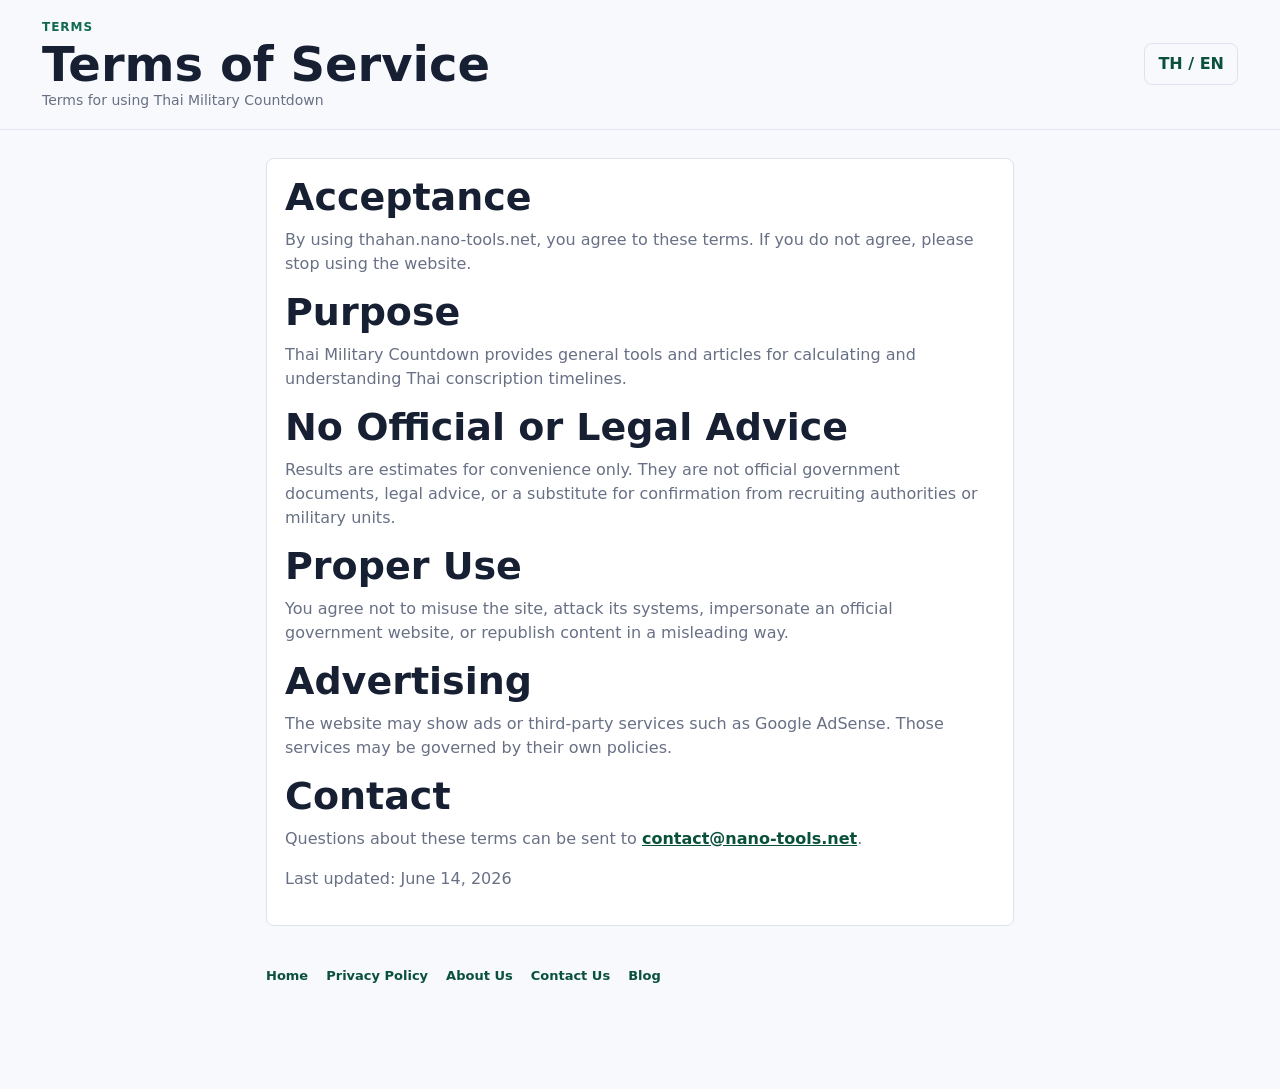
<file: terms-en.html>
<!doctype html>
<html lang="en">
  <head>
    <meta charset="utf-8" />
    <meta name="viewport" content="width=device-width, initial-scale=1" />
    <title>Terms of Service | Thai Military Countdown</title>
    <meta name="description" content="Terms of Service for Thai Military Countdown." />
    <link rel="canonical" href="https://thahan.nano-tools.net/terms-en.html" />
    <meta property="og:title" content="Terms of Service | Thai Military Countdown" />
    <meta property="og:description" content="Terms of Service for thahan.nano-tools.net." />
    <meta property="og:type" content="website" />
    <meta property="og:url" content="https://thahan.nano-tools.net/terms-en.html" />
    <link rel="stylesheet" href="styles.css" />
  </head>
  <body class="policy-page">
    <header class="site-header">
      <div>
        <p class="eyebrow">Terms</p>
        <h1>Terms of Service</h1>
        <p class="tagline">Terms for using Thai Military Countdown</p>
      </div>
      <a class="ghost-button link-button" href="terms.html">TH / EN</a>
    </header>
    <main>
      <article class="policy-content">
        <h2>Acceptance</h2>
        <p>By using thahan.nano-tools.net, you agree to these terms. If you do not agree, please stop using the website.</p>
        <h2>Purpose</h2>
        <p>Thai Military Countdown provides general tools and articles for calculating and understanding Thai conscription timelines.</p>
        <h2>No Official or Legal Advice</h2>
        <p>Results are estimates for convenience only. They are not official government documents, legal advice, or a substitute for confirmation from recruiting authorities or military units.</p>
        <h2>Proper Use</h2>
        <p>You agree not to misuse the site, attack its systems, impersonate an official government website, or republish content in a misleading way.</p>
        <h2>Advertising</h2>
        <p>The website may show ads or third-party services such as Google AdSense. Those services may be governed by their own policies.</p>
        <h2>Contact</h2>
        <p>Questions about these terms can be sent to <a href="mailto:contact@nano-tools.net">contact@nano-tools.net</a>.</p>
        <p>Last updated: June 14, 2026</p>
      </article>
    </main>
    <footer class="site-footer">
      <nav aria-label="Website links">
        <a href="en.html">Home</a>
        <a href="privacy-en.html">Privacy Policy</a>
        <a href="about-en.html">About Us</a>
        <a href="contact-en.html">Contact Us</a>
        <a href="blog-en.html">Blog</a>
      </nav>
    </footer>
  </body>
</html>
</file>
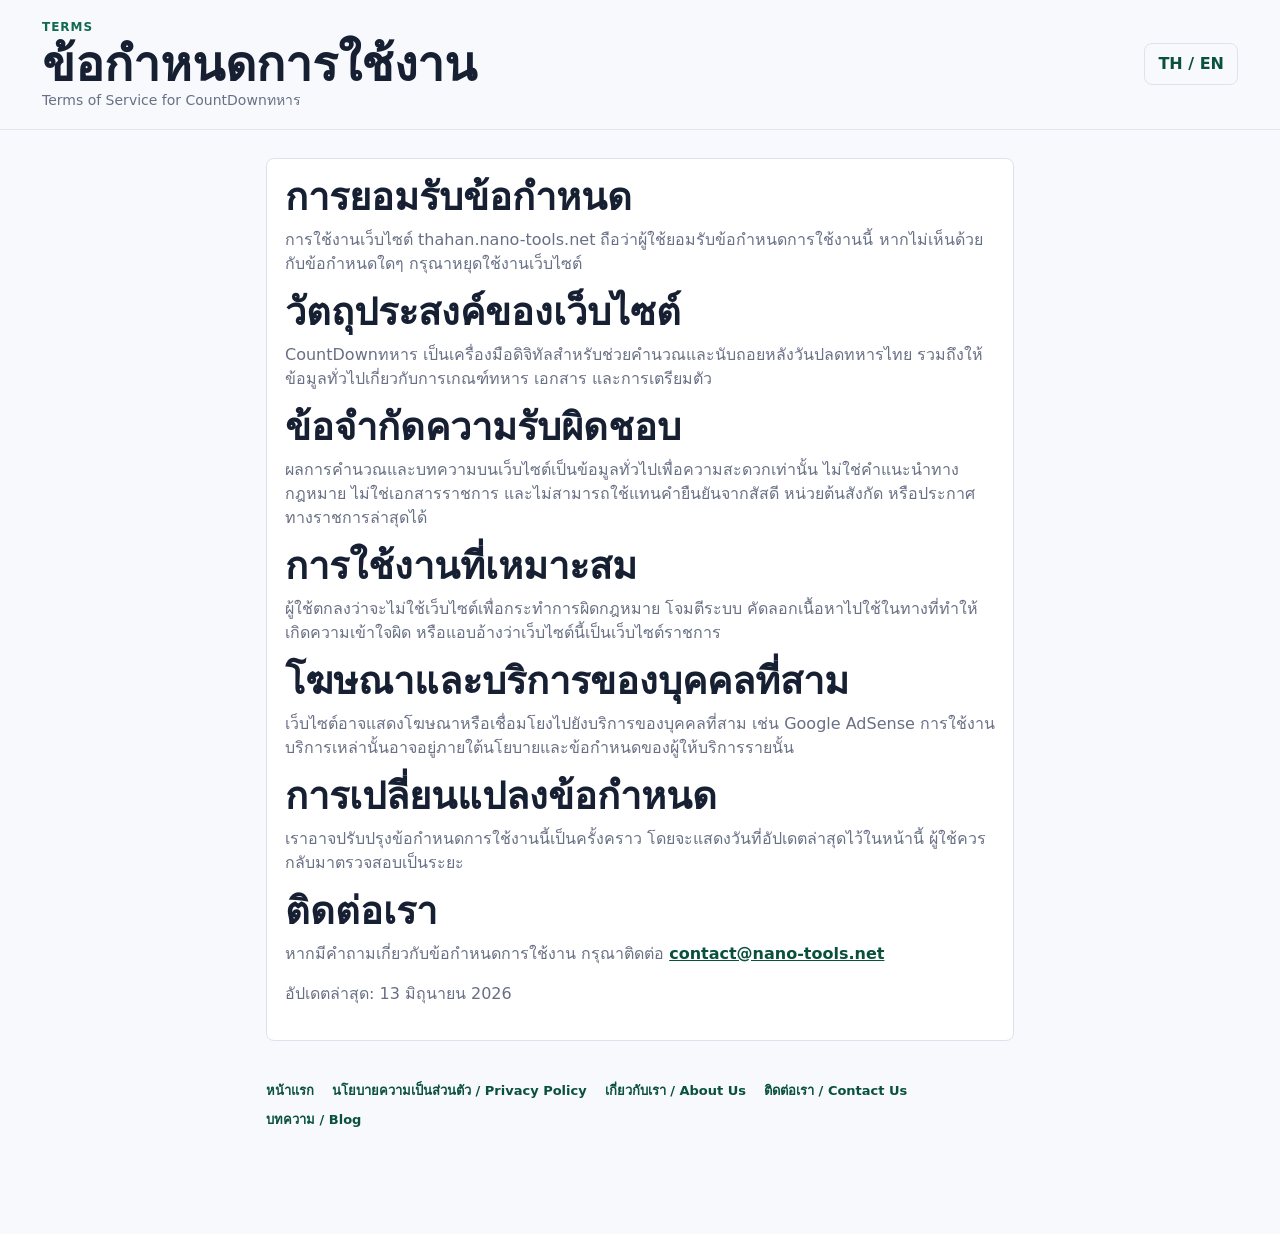
<file: terms.html>
<!doctype html>
<html lang="th">
  <head>
    <meta charset="utf-8" />
    <meta name="viewport" content="width=device-width, initial-scale=1" />
    <title>ข้อกำหนดการใช้งาน | CountDownทหาร</title>
    <meta
      name="description"
      content="ข้อกำหนดการใช้งาน CountDownทหาร เครื่องมือคำนวณและนับถอยหลังวันปลดทหารไทย"
    />
    <link rel="canonical" href="https://thahan.nano-tools.net/terms.html" />
    <meta property="og:title" content="ข้อกำหนดการใช้งาน | CountDownทหาร" />
    <meta
      property="og:description"
      content="ข้อกำหนดการใช้งานเว็บไซต์ CountDownทหาร บน thahan.nano-tools.net"
    />
    <meta property="og:type" content="website" />
    <meta property="og:url" content="https://thahan.nano-tools.net/terms.html" />
    <link rel="stylesheet" href="styles.css" />
  </head>
  <body class="policy-page">
    <header class="site-header">
      <div>
        <p class="eyebrow">Terms</p>
        <h1>ข้อกำหนดการใช้งาน</h1>
        <p class="tagline">Terms of Service for CountDownทหาร</p>
      </div>
      <a class="ghost-button link-button" href="terms-en.html">TH / EN</a>
    </header>

    <main>
      <article class="policy-content">
        <h2>การยอมรับข้อกำหนด</h2>
        <p>
          การใช้งานเว็บไซต์ thahan.nano-tools.net ถือว่าผู้ใช้ยอมรับข้อกำหนดการใช้งานนี้
          หากไม่เห็นด้วยกับข้อกำหนดใดๆ กรุณาหยุดใช้งานเว็บไซต์
        </p>

        <h2>วัตถุประสงค์ของเว็บไซต์</h2>
        <p>
          CountDownทหาร เป็นเครื่องมือดิจิทัลสำหรับช่วยคำนวณและนับถอยหลังวันปลดทหารไทย
          รวมถึงให้ข้อมูลทั่วไปเกี่ยวกับการเกณฑ์ทหาร เอกสาร และการเตรียมตัว
        </p>

        <h2>ข้อจำกัดความรับผิดชอบ</h2>
        <p>
          ผลการคำนวณและบทความบนเว็บไซต์เป็นข้อมูลทั่วไปเพื่อความสะดวกเท่านั้น
          ไม่ใช่คำแนะนำทางกฎหมาย ไม่ใช่เอกสารราชการ และไม่สามารถใช้แทนคำยืนยันจากสัสดี
          หน่วยต้นสังกัด หรือประกาศทางราชการล่าสุดได้
        </p>

        <h2>การใช้งานที่เหมาะสม</h2>
        <p>
          ผู้ใช้ตกลงว่าจะไม่ใช้เว็บไซต์เพื่อกระทำการผิดกฎหมาย โจมตีระบบ
          คัดลอกเนื้อหาไปใช้ในทางที่ทำให้เกิดความเข้าใจผิด หรือแอบอ้างว่าเว็บไซต์นี้เป็นเว็บไซต์ราชการ
        </p>

        <h2>โฆษณาและบริการของบุคคลที่สาม</h2>
        <p>
          เว็บไซต์อาจแสดงโฆษณาหรือเชื่อมโยงไปยังบริการของบุคคลที่สาม เช่น Google AdSense
          การใช้งานบริการเหล่านั้นอาจอยู่ภายใต้นโยบายและข้อกำหนดของผู้ให้บริการรายนั้น
        </p>

        <h2>การเปลี่ยนแปลงข้อกำหนด</h2>
        <p>
          เราอาจปรับปรุงข้อกำหนดการใช้งานนี้เป็นครั้งคราว
          โดยจะแสดงวันที่อัปเดตล่าสุดไว้ในหน้านี้ ผู้ใช้ควรกลับมาตรวจสอบเป็นระยะ
        </p>

        <h2>ติดต่อเรา</h2>
        <p>
          หากมีคำถามเกี่ยวกับข้อกำหนดการใช้งาน กรุณาติดต่อ
          <a href="mailto:contact@nano-tools.net">contact@nano-tools.net</a>
        </p>

        <p>อัปเดตล่าสุด: 13 มิถุนายน 2026</p>
      </article>
    </main>

    <footer class="site-footer">
      <nav aria-label="ลิงก์ข้อมูลเว็บไซต์">
        <a href="index.html">หน้าแรก</a>
        <a href="privacy.html">นโยบายความเป็นส่วนตัว / Privacy Policy</a>
        <a href="about.html">เกี่ยวกับเรา / About Us</a>
        <a href="contact.html">ติดต่อเรา / Contact Us</a>
        <a href="blog.html">บทความ / Blog</a>
      </nav>
    </footer>
  </body>
</html>
</file>
<file: styles.css>
:root {
  --ink: #172033;
  --muted: #687085;
  --line: #dde3ee;
  --paper: #f7f9fc;
  --panel: #ffffff;
  --primary: #116a50;
  --primary-strong: #0a513c;
  --accent: #d9382f;
  --gold: #f4b942;
  --shadow: 0 18px 45px rgba(23, 32, 51, 0.1);
}

* {
  box-sizing: border-box;
}

html {
  scroll-behavior: smooth;
}

body {
  margin: 0;
  background: var(--paper);
  color: var(--ink);
  font-family: system-ui, -apple-system, BlinkMacSystemFont, "Segoe UI", sans-serif;
  line-height: 1.5;
  padding-bottom: 0;
}

body.ads-enabled {
  padding-bottom: 82px;
}

button,
input,
select {
  font: inherit;
}

.site-header {
  position: sticky;
  top: 0;
  z-index: 10;
  display: flex;
  align-items: center;
  justify-content: space-between;
  gap: 16px;
  padding: 18px clamp(16px, 4vw, 42px);
  background: rgba(247, 249, 252, 0.92);
  border-bottom: 1px solid rgba(221, 227, 238, 0.8);
  backdrop-filter: blur(16px);
}

.header-actions {
  display: grid;
  gap: 8px;
  justify-items: end;
  flex: 0 0 auto;
}

.language-toggle {
  display: inline-flex;
  align-items: center;
  justify-content: center;
  min-height: 32px;
  padding: 0 10px;
  color: var(--primary-strong);
  background: #edf7f3;
  border: 1px solid #c9e6dc;
  border-radius: 999px;
  font-size: 12px;
  font-weight: 900;
  text-decoration: none;
  cursor: pointer;
}

h1,
h2,
h3,
p {
  margin-top: 0;
}

h1 {
  margin-bottom: 2px;
  font-size: clamp(28px, 8vw, 48px);
  line-height: 0.95;
}

h2 {
  margin-bottom: 10px;
  font-size: clamp(24px, 7vw, 38px);
  line-height: 1.08;
}

h3 {
  margin-bottom: 8px;
  font-size: 18px;
}

main {
  width: min(100%, 780px);
  margin: 0 auto;
  padding: 14px 16px 32px;
}

.eyebrow {
  margin-bottom: 6px;
  color: var(--primary);
  font-size: 12px;
  font-weight: 800;
  letter-spacing: 0.08em;
  text-transform: uppercase;
}

.tagline {
  margin-bottom: 0;
  color: var(--muted);
  font-size: 14px;
}

.section-heading {
  margin: 26px 0 18px;
}

.calculator-section,
.dashboard-section,
.seo-section,
.blog-section {
  width: 100%;
}

.service-form {
  display: grid;
  gap: 14px;
}

label {
  display: grid;
  gap: 7px;
  color: var(--muted);
  font-size: 14px;
  font-weight: 700;
}

.field-note,
.special-case small {
  color: #7a8497;
  font-size: 12px;
  font-weight: 600;
  line-height: 1.4;
}

.special-case {
  grid-template-columns: 22px 1fr;
  align-items: start;
  min-height: 76px;
  padding: 13px;
  background: #fff7ed;
  border: 1px solid #fed7aa;
  border-radius: 8px;
}

.remember-option {
  grid-template-columns: 22px 1fr;
  align-items: start;
  min-height: 66px;
  padding: 13px;
  background: #eefbf5;
  border: 1px solid #c9e6dc;
  border-radius: 8px;
}

.remember-option input {
  width: 18px;
  min-height: 18px;
  margin-top: 3px;
  accent-color: var(--primary);
}

.remember-option span {
  display: grid;
  gap: 4px;
  color: var(--primary-strong);
}

.remember-option small {
  color: #617386;
  font-size: 12px;
  font-weight: 600;
  line-height: 1.4;
}

.special-case input {
  width: 18px;
  min-height: 18px;
  margin-top: 3px;
  accent-color: var(--accent);
}

.special-case span {
  display: grid;
  gap: 4px;
  color: #923221;
}

select,
input {
  width: 100%;
  min-height: 52px;
  padding: 0 14px;
  color: var(--ink);
  background: var(--panel);
  border: 1px solid var(--line);
  border-radius: 8px;
  outline: none;
}

select:focus,
input:focus {
  border-color: var(--primary);
  box-shadow: 0 0 0 4px rgba(17, 106, 80, 0.12);
}

.primary-button,
.secondary-button,
.ghost-button {
  min-height: 52px;
  border: 0;
  border-radius: 8px;
  font-weight: 850;
  cursor: pointer;
}

.primary-button {
  color: white;
  background: var(--primary);
  box-shadow: 0 12px 24px rgba(17, 106, 80, 0.22);
}

.primary-button:active {
  transform: translateY(1px);
}

.secondary-button {
  color: var(--primary-strong);
  background: #dff2eb;
}

.ghost-button {
  min-height: 42px;
  padding: 0 13px;
  color: var(--primary-strong);
  background: transparent;
  border: 1px solid var(--line);
}

.link-button {
  display: inline-flex;
  align-items: center;
  justify-content: center;
  text-decoration: none;
  white-space: nowrap;
}

.ad-slot,
.sticky-ad {
  display: none;
  place-items: center;
  color: #6f7788;
  background:
    repeating-linear-gradient(
      135deg,
      #eef2f7 0,
      #eef2f7 10px,
      #f8fafc 10px,
      #f8fafc 20px
    );
  border: 1px dashed #b8c2d1;
  border-radius: 8px;
  font-size: 12px;
  font-weight: 800;
}

body.ads-enabled .ad-slot,
body.ads-enabled .sticky-ad {
  display: grid;
}

.ad-top {
  min-height: 78px;
  margin: 6px 0 20px;
}

.ad-native {
  min-height: 94px;
  margin-top: 20px;
}

.ad-mrec {
  min-height: 250px;
  margin: 18px auto;
}

.hero-countdown {
  margin-top: 18px;
  padding: 26px 18px;
  color: white;
  background:
    linear-gradient(135deg, rgba(8, 67, 50, 0.92), rgba(16, 105, 79, 0.9)),
    radial-gradient(circle at 82% 18%, rgba(244, 185, 66, 0.36), transparent 34%);
  border-radius: 8px;
  box-shadow: var(--shadow);
}

.hero-countdown .eyebrow {
  color: #aee6d0;
}

.hero-countdown h2 {
  margin-bottom: 4px;
  font-size: clamp(48px, 16vw, 84px);
  line-height: 0.95;
}

.hero-countdown p:last-child {
  margin-bottom: 0;
  font-size: 18px;
  font-weight: 750;
}

.progress-area {
  padding: 18px 0 8px;
}

.progress-copy,
.status-grid article {
  display: flex;
  align-items: center;
  justify-content: space-between;
  gap: 14px;
}

.progress-copy strong {
  font-size: 30px;
}

.muted {
  color: var(--muted);
  font-size: 13px;
}

.progress-bar {
  width: 100%;
  height: 18px;
  margin: 10px 0;
  overflow: hidden;
  background: #dce5ef;
  border-radius: 999px;
}

.progress-bar div {
  width: 0%;
  height: 100%;
  background: linear-gradient(90deg, var(--primary), var(--gold), var(--accent));
  border-radius: inherit;
  transition: width 0.45s ease;
}

.status-grid {
  display: grid;
  gap: 10px;
  margin: 14px 0 18px;
}

.status-grid article {
  min-height: 72px;
  padding: 14px;
  background: var(--panel);
  border: 1px solid var(--line);
  border-radius: 8px;
}

.status-grid span {
  color: var(--muted);
  font-size: 13px;
  font-weight: 700;
}

.status-grid strong {
  text-align: right;
  font-size: 17px;
}

.actions {
  display: grid;
  grid-template-columns: 1fr;
  gap: 10px;
}

.download-link {
  display: block;
  margin-top: 12px;
  color: var(--primary);
  font-weight: 800;
  text-align: center;
}

.share-modal {
  position: fixed;
  inset: 0;
  z-index: 50;
  display: grid;
  place-items: center;
  padding: 18px;
  background: rgba(8, 16, 28, 0.72);
}

.share-modal[hidden] {
  display: none;
}

.share-modal-panel {
  position: relative;
  width: min(100%, 420px);
  max-height: min(92vh, 760px);
  overflow: auto;
  padding: 18px;
  background: var(--panel);
  border-radius: 8px;
  box-shadow: var(--shadow);
}

.share-modal-panel h2 {
  margin-bottom: 6px;
  font-size: 24px;
}

.share-modal-panel p {
  margin-bottom: 12px;
  color: var(--muted);
  font-size: 14px;
  font-weight: 700;
}

.share-modal-panel .share-save-tip {
  color: var(--primary-strong);
  font-size: 22px;
  font-weight: 950;
  line-height: 1.25;
}

.share-modal-panel img {
  display: block;
  width: 100%;
  height: auto;
  border-radius: 8px;
  border: 1px solid var(--line);
  -webkit-touch-callout: default;
  user-select: auto;
}

.fallback-download {
  color: var(--muted);
  font-size: 13px;
}

.modal-close {
  position: absolute;
  top: 10px;
  right: 10px;
  width: 34px;
  height: 34px;
  color: var(--ink);
  background: #eef2f7;
  border: 0;
  border-radius: 999px;
  font-size: 24px;
  line-height: 1;
  cursor: pointer;
}

.seo-section {
  margin-top: 34px;
}

.seo-section article {
  margin-bottom: 12px;
  padding: 16px;
  background: var(--panel);
  border: 1px solid var(--line);
  border-radius: 8px;
}

.seo-section p {
  margin-bottom: 0;
  color: var(--muted);
}

.blog-section {
  margin-top: 34px;
}

.blog-grid {
  display: grid;
  gap: 12px;
}

.blog-card {
  display: block;
  padding: 16px;
  color: var(--ink);
  background: var(--panel);
  border: 1px solid var(--line);
  border-radius: 8px;
  text-decoration: none;
}

.blog-card span {
  display: inline-block;
  margin-bottom: 8px;
  color: var(--primary);
  font-size: 12px;
  font-weight: 900;
  letter-spacing: 0.08em;
  text-transform: uppercase;
}

.blog-card .blog-card-date {
  display: block;
  margin: -2px 0 8px;
  color: #7a8497;
  font-size: 12px;
  font-weight: 700;
  letter-spacing: 0;
  text-transform: none;
}

.blog-card h3 {
  margin-bottom: 8px;
  line-height: 1.25;
}

.blog-card p {
  margin-bottom: 0;
  color: var(--muted);
}

.blog-page article {
  margin-bottom: 18px;
  padding: 18px;
  background: var(--panel);
  border: 1px solid var(--line);
  border-radius: 8px;
}

.blog-page article h2 {
  font-size: clamp(25px, 7vw, 38px);
}

.article-date {
  display: block;
  margin: -2px 0 16px;
  color: #7a8497;
  font-size: 13px;
  font-weight: 750;
}

.blog-page article h3 {
  margin-top: 22px;
}

.blog-page article p,
.blog-page article li {
  color: var(--muted);
}

.blog-page article ul {
  padding-left: 22px;
}

.site-footer {
  width: min(100%, 780px);
  margin: 0 auto;
  padding: 8px 16px 104px;
  color: var(--muted);
  font-size: 13px;
}

.site-footer p {
  margin-bottom: 10px;
}

.site-footer nav {
  display: flex;
  flex-wrap: wrap;
  gap: 10px 18px;
}

.site-footer a {
  color: var(--primary-strong);
  font-weight: 800;
  text-decoration: none;
}

.policy-page main {
  padding-top: 28px;
}

.policy-content {
  padding: 18px;
  background: var(--panel);
  border: 1px solid var(--line);
  border-radius: 8px;
}

.policy-content p,
.policy-content li {
  color: var(--muted);
}

.policy-content a {
  color: var(--primary-strong);
  font-weight: 800;
}

.sticky-ad {
  position: fixed;
  right: 12px;
  bottom: 12px;
  left: 12px;
  z-index: 20;
  height: 56px;
  background-color: rgba(255, 255, 255, 0.96);
  box-shadow: 0 8px 24px rgba(23, 32, 51, 0.16);
}

@media (min-width: 680px) {
  body.ads-enabled {
    padding-bottom: 96px;
  }

  .service-form {
    grid-template-columns: repeat(2, 1fr);
  }

  .service-form .primary-button,
  .special-case,
  .remember-option,
  .ad-native {
    grid-column: 1 / -1;
  }

  .actions {
    grid-template-columns: repeat(2, 1fr);
  }

  .status-grid {
    grid-template-columns: repeat(3, 1fr);
  }

  .blog-grid {
    grid-template-columns: repeat(2, 1fr);
  }

  .status-grid article {
    display: grid;
    align-content: space-between;
  }

  .status-grid strong {
    text-align: left;
  }

  .sticky-ad {
    width: min(728px, calc(100% - 24px));
    left: 50%;
    transform: translateX(-50%);
  }
}
</file>
